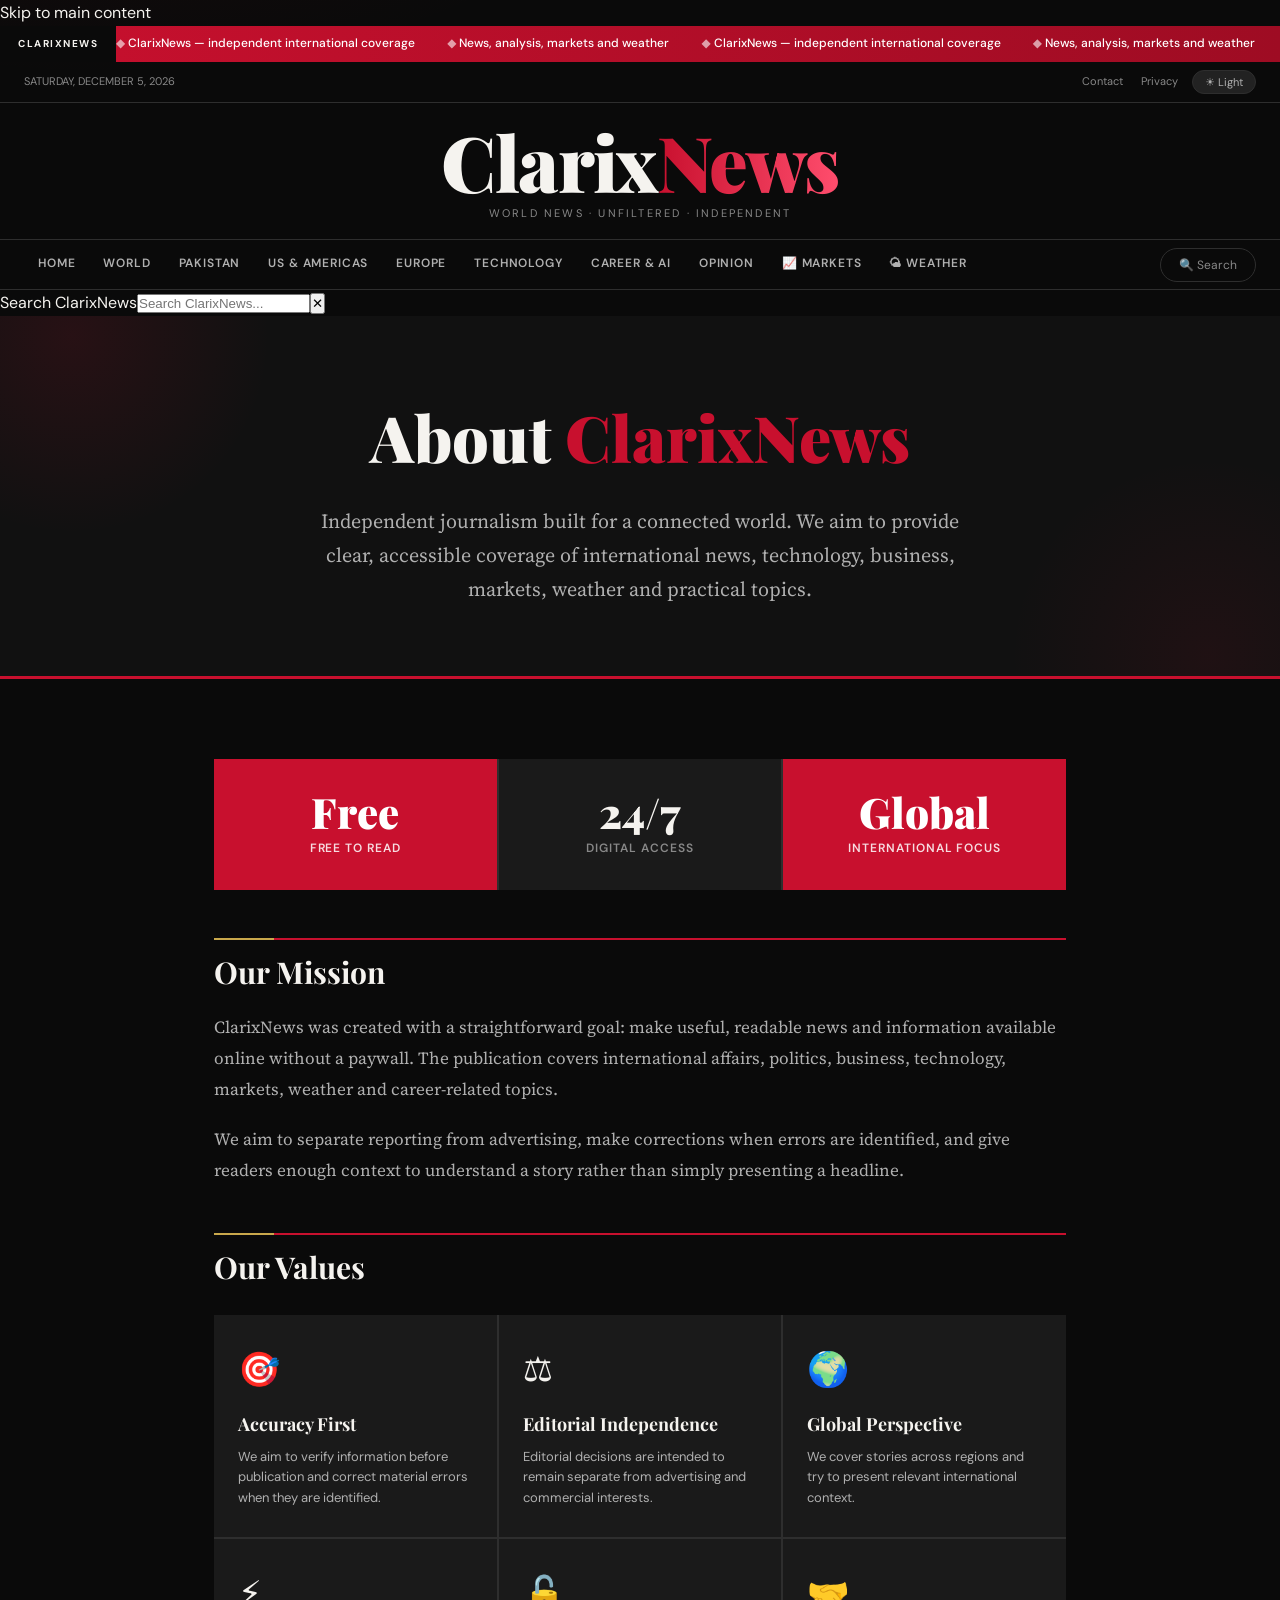
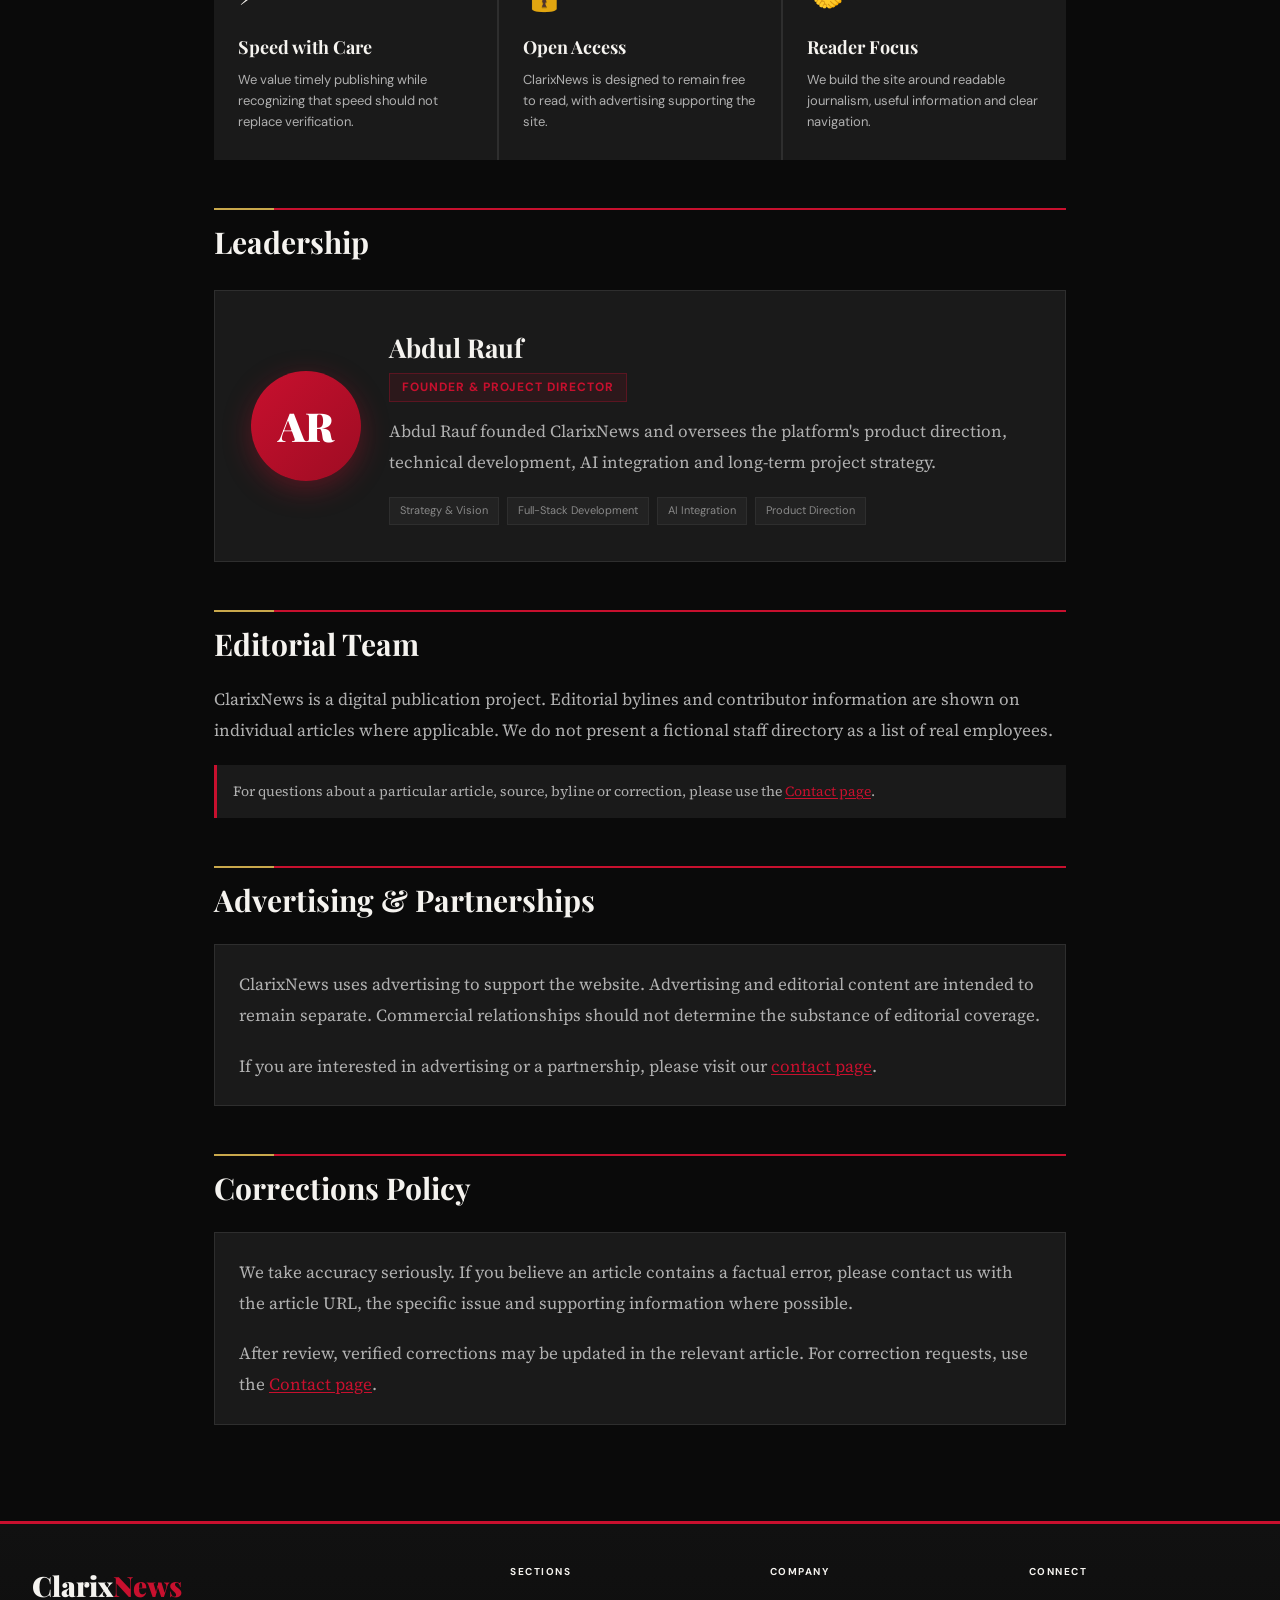
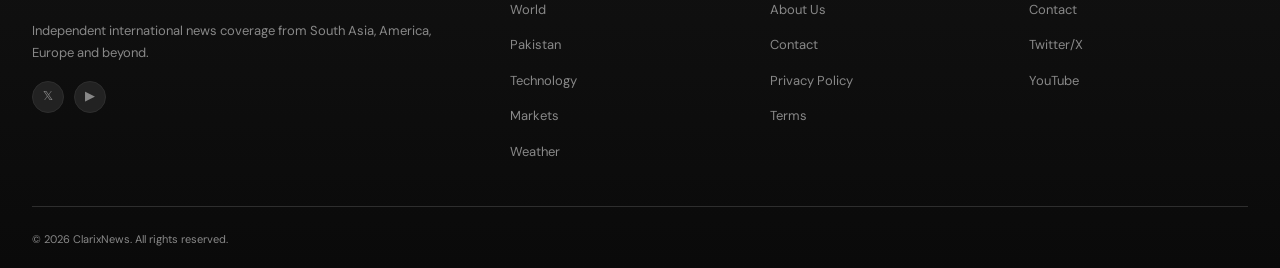
<file: about.html>
<!DOCTYPE html>
<html lang="en" data-theme="dark">
<head>
  <meta charset="UTF-8">
  <meta name="viewport" content="width=device-width, initial-scale=1.0">
  <title>About Us – ClarixNews</title>
  <meta name="description" content="Learn about ClarixNews, its mission, editorial principles, leadership, advertising model, and corrections policy.">
  <meta name="robots" content="index, follow, max-image-preview:large">
  <link rel="canonical" href="https://clarixnews.vercel.app/about.html">
  <meta name="theme-color" content="#0a0a0a">
  <meta property="og:type" content="website">
  <meta property="og:url" content="https://clarixnews.vercel.app/about.html">
  <meta property="og:title" content="About Us – ClarixNews">
  <meta property="og:description" content="Learn about ClarixNews, its mission, editorial principles, leadership, advertising model, and corrections policy.">
  <meta property="og:image" content="https://clarixnews.vercel.app/og-image.png">
  <meta property="og:site_name" content="ClarixNews">
  <meta name="twitter:card" content="summary_large_image">
  <meta name="twitter:site" content="@ClarixNews">
  <meta name="twitter:title" content="About Us – ClarixNews">
  <meta name="twitter:description" content="Learn about ClarixNews, its mission, editorial principles, leadership, advertising model, and corrections policy.">
  <meta name="twitter:image" content="https://clarixnews.vercel.app/og-image.png">

  <link rel="icon" type="image/x-icon" href="favicon.ico">
  <link rel="icon" type="image/svg+xml" href="favicon.svg">
  <link rel="apple-touch-icon" sizes="180x180" href="apple-touch-icon.png">
  <link rel="icon" type="image/png" sizes="192x192" href="icon-192.png">
  <link rel="icon" type="image/png" sizes="512x512" href="icon-512.png">
  <link rel="preconnect" href="https://fonts.googleapis.com">
  <link rel="preconnect" href="https://fonts.gstatic.com" crossorigin>
  <link href="https://fonts.googleapis.com/css2?family=Playfair+Display:wght@700;900&family=Source+Serif+4:opsz,wght@8..60,300;400;600&family=DM+Sans:wght@300;400;500;600&display=swap" rel="stylesheet">
  <link rel="stylesheet" href="shared.css">

  <!-- Google Analytics: one loader/config only -->
  <script async src="https://www.googletagmanager.com/gtag/js?id=G-T7B4BGRJFC"></script>
  <script>
    window.dataLayer = window.dataLayer || [];
    function gtag(){ dataLayer.push(arguments); }
    gtag('js', new Date());
    gtag('config', 'G-T7B4BGRJFC');
  </script>

  <!-- Google AdSense: one loader only -->
  <script async src="https://pagead2.googlesyndication.com/pagead/js/adsbygoogle.js?client=ca-pub-4603226403653034" crossorigin="anonymous"></script>

  <style>
    .about-hero{background:var(--bg-2);border-bottom:3px solid var(--red);padding:70px 0;text-align:center;position:relative;overflow:hidden}
    .about-hero::before,.about-hero::after{content:"";position:absolute;width:400px;height:400px;border-radius:50%;pointer-events:none}
    .about-hero::before{top:-50%;left:-10%;background:radial-gradient(circle,rgba(200,16,46,.12),transparent 70%);animation:floatGlow 8s ease-in-out infinite}
    .about-hero::after{bottom:-50%;right:-10%;background:radial-gradient(circle,rgba(200,16,46,.08),transparent 70%);animation:floatGlow 10s ease-in-out infinite reverse}
    @keyframes floatGlow{0%,100%{transform:translate(0,0)}50%{transform:translate(30px,-30px)}}
    .about-hero h1{font-family:var(--font-display);font-size:clamp(36px,5vw,64px);font-weight:900;color:var(--text-1);margin:0 0 16px;position:relative;z-index:1;animation:fadeInUp .8s ease both}
    .about-hero h1 span{color:var(--red)}
    .about-hero p{font-family:var(--font-serif);font-size:20px;color:var(--text-2);max-width:680px;margin:0 auto;line-height:1.7;position:relative;z-index:1;animation:fadeInUp .8s .15s ease both}
    @keyframes fadeInUp{from{opacity:0;transform:translateY(24px)}to{opacity:1;transform:translateY(0)}}
    .about-body{max-width:900px;margin:0 auto;padding:48px 24px}
    .fade-section{opacity:0;transform:translateY(30px);transition:opacity .7s ease,transform .7s ease}
    .fade-section.in-view{opacity:1;transform:translateY(0)}
    .about-body h2{font-family:var(--font-display);font-size:30px;font-weight:700;color:var(--text-1);margin:48px 0 16px;padding-top:8px;border-top:2px solid var(--red);position:relative}
    .about-body h2::after{content:"";position:absolute;top:-2px;left:0;width:60px;height:2px;background:var(--gold);transform-origin:left;transition:transform 1s ease .2s;transform:scaleX(0)}
    .fade-section.in-view h2::after{transform:scaleX(1)}
    .about-body p{font-family:var(--font-serif);font-size:17px;line-height:1.8;color:var(--text-2);margin:0 0 20px}
    .stats-grid{display:grid;grid-template-columns:repeat(3,1fr);gap:2px;background:var(--border);margin:32px 0}
    .stat-card{background:var(--red);padding:32px 20px;text-align:center;transition:transform .3s ease}
    .stat-card:hover{transform:translateY(-6px)}
    .stat-card.alt{background:var(--bg-3)}
    .stat-num{font-family:var(--font-display);font-size:42px;font-weight:900;color:#fff;line-height:1;margin-bottom:6px}
    .stat-card.alt .stat-num{color:var(--text-1)}
    .stat-label{font-size:12px;color:rgba(255,255,255,.85);font-weight:600;letter-spacing:.08em;text-transform:uppercase}
    .stat-card.alt .stat-label{color:var(--text-3)}
    .values-grid{display:grid;grid-template-columns:repeat(3,1fr);gap:2px;background:var(--border);margin:24px 0}
    .value-card{background:var(--bg-3);padding:28px 24px;transition:transform .3s ease,background .3s ease;position:relative}
    .value-card:hover{background:var(--bg-4);transform:translateY(-4px)}
    .value-icon{font-size:34px;margin-bottom:12px;display:inline-block;transition:transform .3s ease}
    .value-card:hover .value-icon{transform:scale(1.15) rotate(-6deg)}
    .value-title{font-family:var(--font-display);font-size:18px;font-weight:700;color:var(--text-1);margin-bottom:8px}
    .value-desc{font-size:13px;color:var(--text-2);line-height:1.6}
    .leader-card{background:var(--bg-3);border:1px solid var(--border);padding:36px;margin:24px 0;display:flex;align-items:center;gap:28px;position:relative;overflow:hidden}
    .leader-avatar{width:110px;height:110px;border-radius:50%;background:linear-gradient(135deg,var(--red),var(--red-dark));display:flex;align-items:center;justify-content:center;font-family:var(--font-display);font-size:40px;font-weight:900;color:#fff;flex-shrink:0;box-shadow:0 8px 28px rgba(200,16,46,.35)}
    .leader-info{flex:1;min-width:260px}
    .leader-name{font-family:var(--font-display);font-size:26px;font-weight:700;color:var(--text-1);margin-bottom:4px}
    .leader-title{display:inline-block;font-size:12px;font-weight:700;color:var(--red);letter-spacing:.08em;text-transform:uppercase;margin-bottom:14px;padding:4px 12px;background:rgba(200,16,46,.1);border:1px solid rgba(200,16,46,.3)}
    .leader-desc{font-size:14px;color:var(--text-2);line-height:1.8;max-width:620px}
    .leader-tags{display:flex;gap:8px;margin-top:14px;flex-wrap:wrap}
    .leader-tag{font-size:11px;color:var(--text-3);background:var(--bg-4);border:1px solid var(--border);padding:4px 10px}
    .team-note{font-size:14px!important;background:var(--bg-3);border-left:3px solid var(--red);padding:14px 16px;margin:20px 0!important}
    .policy-box{background:var(--bg-3);border:1px solid var(--border);padding:24px;margin-top:20px}
    .policy-box p:last-child{margin-bottom:0}
    .about-link{color:var(--red);text-decoration:underline;text-underline-offset:2px}
    @media(max-width:768px){.values-grid,.stats-grid{grid-template-columns:1fr 1fr}.leader-card{padding:24px;align-items:flex-start}}
    @media(max-width:480px){.values-grid,.stats-grid{grid-template-columns:1fr}.leader-card{flex-direction:column;text-align:center}.leader-info{min-width:0;width:100%}.leader-tags{justify-content:center}.about-body{padding:32px 18px}}
    @media(prefers-reduced-motion:reduce){*,*::before,*::after{animation-duration:.01ms!important;animation-iteration-count:1!important;transition-duration:.01ms!important;scroll-behavior:auto!important}.fade-section{opacity:1;transform:none}}
  </style>
</head>
<body>
  <a class="skip-link" href="#main-content">Skip to main content</a>
  <div class="ticker-bar"><div class="ticker-label">ClarixNews</div><div class="ticker-track"><div class="ticker-inner"><span>ClarixNews — independent international coverage</span><span>News, analysis, markets and weather</span><span>ClarixNews — independent international coverage</span><span>News, analysis, markets and weather</span></div></div></div>

  <div class="top-bar"><div class="top-bar-inner"><div class="top-bar-left"><span id="currentDate"></span></div><div style="display:flex;align-items:center;gap:14px"><div class="top-bar-links"><a href="contact.html">Contact</a><a href="privacy.html">Privacy</a></div><button class="theme-toggle" id="themeBtn" type="button">☀ Light</button></div></div></div>

  <header><div class="logo"><a href="index.html">Clarix<span>News</span></a></div><div class="tagline">World News · Unfiltered · Independent</div></header>

  <nav class="main-nav" aria-label="Main navigation"><div class="nav-inner"><button class="mobile-nav-btn" id="mobileNavBtn" type="button" aria-label="Open navigation" aria-expanded="false" aria-controls="navLinks">☰</button><ul class="nav-links" id="navLinks"><li><a href="index.html">Home</a></li><li><a href="category.html?cat=world">World</a></li><li><a href="category.html?cat=pakistan">Pakistan</a></li><li><a href="category.html?cat=usa">US &amp; Americas</a></li><li><a href="category.html?cat=europe">Europe</a></li><li><a href="category.html?cat=tech">Technology</a></li><li><a href="category.html?cat=career">Career &amp; AI</a></li><li><a href="category.html?cat=opinion">Opinion</a></li><li><a href="markets.html">📈 Markets</a></li><li><a href="weather.html">🌤 Weather</a></li></ul><div class="nav-right"><button class="search-btn" id="searchBtn" type="button">🔍 Search</button></div></div></nav>

  <div class="search-overlay" id="searchOverlay" aria-hidden="true"><div class="search-box"><form class="search-header" id="searchForm"><label class="sr-only" for="searchInput">Search ClarixNews</label><input type="text" id="searchInput" placeholder="Search ClarixNews..." autocomplete="off"><button type="button" class="search-close" id="searchClose" aria-label="Close search">✕</button></form></div></div>

  <section class="about-hero" aria-labelledby="about-title"><h1 id="about-title">About <span>ClarixNews</span></h1><p>Independent journalism built for a connected world. We aim to provide clear, accessible coverage of international news, technology, business, markets, weather and practical topics.</p></section>

  <main id="main-content"><div class="about-body">
    <div class="stats-grid fade-section" aria-label="ClarixNews highlights">
      <div class="stat-card"><div class="stat-num">Free</div><div class="stat-label">Free to Read</div></div>
      <div class="stat-card alt"><div class="stat-num">24/7</div><div class="stat-label">Digital Access</div></div>
      <div class="stat-card"><div class="stat-num">Global</div><div class="stat-label">International Focus</div></div>
    </div>

    <section class="fade-section"><h2>Our Mission</h2><p>ClarixNews was created with a straightforward goal: make useful, readable news and information available online without a paywall. The publication covers international affairs, politics, business, technology, markets, weather and career-related topics.</p><p>We aim to separate reporting from advertising, make corrections when errors are identified, and give readers enough context to understand a story rather than simply presenting a headline.</p></section>

    <section class="fade-section"><h2>Our Values</h2><div class="values-grid">
      <div class="value-card"><div class="value-icon">🎯</div><div class="value-title">Accuracy First</div><div class="value-desc">We aim to verify information before publication and correct material errors when they are identified.</div></div>
      <div class="value-card"><div class="value-icon">⚖️</div><div class="value-title">Editorial Independence</div><div class="value-desc">Editorial decisions are intended to remain separate from advertising and commercial interests.</div></div>
      <div class="value-card"><div class="value-icon">🌍</div><div class="value-title">Global Perspective</div><div class="value-desc">We cover stories across regions and try to present relevant international context.</div></div>
      <div class="value-card"><div class="value-icon">⚡</div><div class="value-title">Speed with Care</div><div class="value-desc">We value timely publishing while recognizing that speed should not replace verification.</div></div>
      <div class="value-card"><div class="value-icon">🔓</div><div class="value-title">Open Access</div><div class="value-desc">ClarixNews is designed to remain free to read, with advertising supporting the site.</div></div>
      <div class="value-card"><div class="value-icon">🤝</div><div class="value-title">Reader Focus</div><div class="value-desc">We build the site around readable journalism, useful information and clear navigation.</div></div>
    </div></section>

    <section class="fade-section"><h2>Leadership</h2><div class="leader-card"><div class="leader-avatar" aria-hidden="true">AR</div><div class="leader-info"><div class="leader-name">Abdul Rauf</div><div class="leader-title">Founder &amp; Project Director</div><p class="leader-desc">Abdul Rauf founded ClarixNews and oversees the platform's product direction, technical development, AI integration and long-term project strategy.</p><div class="leader-tags"><span class="leader-tag">Strategy &amp; Vision</span><span class="leader-tag">Full-Stack Development</span><span class="leader-tag">AI Integration</span><span class="leader-tag">Product Direction</span></div></div></div></section>

    <section class="fade-section"><h2>Editorial Team</h2><p>ClarixNews is a digital publication project. Editorial bylines and contributor information are shown on individual articles where applicable. We do not present a fictional staff directory as a list of real employees.</p><p class="team-note">For questions about a particular article, source, byline or correction, please use the <a class="about-link" href="contact.html">Contact page</a>.</p></section>

    <section class="fade-section"><h2>Advertising &amp; Partnerships</h2><div class="policy-box"><p>ClarixNews uses advertising to support the website. Advertising and editorial content are intended to remain separate. Commercial relationships should not determine the substance of editorial coverage.</p><p>If you are interested in advertising or a partnership, please visit our <a class="about-link" href="contact.html">contact page</a>.</p></div></section>

    <section class="fade-section"><h2>Corrections Policy</h2><div class="policy-box"><p>We take accuracy seriously. If you believe an article contains a factual error, please contact us with the article URL, the specific issue and supporting information where possible.</p><p>After review, verified corrections may be updated in the relevant article. For correction requests, use the <a class="about-link" href="contact.html">Contact page</a>.</p></div></section>
  </div></main>

  <footer><div class="container"><div class="footer-grid"><div><div class="footer-logo">Clarix<span>News</span></div><div class="footer-desc">Independent international news coverage from South Asia, America, Europe and beyond.</div><div class="footer-social"><a href="https://x.com/ClarixNews" target="_blank" rel="noopener noreferrer" aria-label="ClarixNews on X">𝕏</a><a href="https://www.youtube.com/@ClarixNews" target="_blank" rel="noopener noreferrer" aria-label="ClarixNews on YouTube">▶</a></div></div><div class="footer-col"><h4>Sections</h4><ul><li><a href="category.html?cat=world">World</a></li><li><a href="category.html?cat=pakistan">Pakistan</a></li><li><a href="category.html?cat=tech">Technology</a></li><li><a href="markets.html">Markets</a></li><li><a href="weather.html">Weather</a></li></ul></div><div class="footer-col"><h4>Company</h4><ul><li><a href="about.html" aria-current="page">About Us</a></li><li><a href="contact.html">Contact</a></li><li><a href="privacy.html">Privacy Policy</a></li><li><a href="terms.html">Terms</a></li></ul></div><div class="footer-col"><h4>Connect</h4><ul><li><a href="contact.html">Contact</a></li><li><a href="https://x.com/ClarixNews" target="_blank" rel="noopener noreferrer">Twitter/X</a></li><li><a href="https://www.youtube.com/@ClarixNews" target="_blank" rel="noopener noreferrer">YouTube</a></li></ul></div></div><div class="footer-bottom"><div>© 2026 ClarixNews. All rights reserved.</div></div></div></footer>
  <button class="scroll-top" id="scrollTop" type="button" aria-label="Back to top">↑</button>

  <script src="shared.js"></script>
  <script>
    document.addEventListener('DOMContentLoaded', function () {
      const sections = document.querySelectorAll('.fade-section');
      if (!('IntersectionObserver' in window)) {
        sections.forEach(section => section.classList.add('in-view'));
      } else {
        const observer = new IntersectionObserver((entries, obs) => {
          entries.forEach(entry => {
            if (entry.isIntersecting) {
              entry.target.classList.add('in-view');
              obs.unobserve(entry.target);
            }
          });
        }, { threshold: 0.12 });
        sections.forEach(section => observer.observe(section));
      }
    });
  </script>
</body>
</html>
</file>
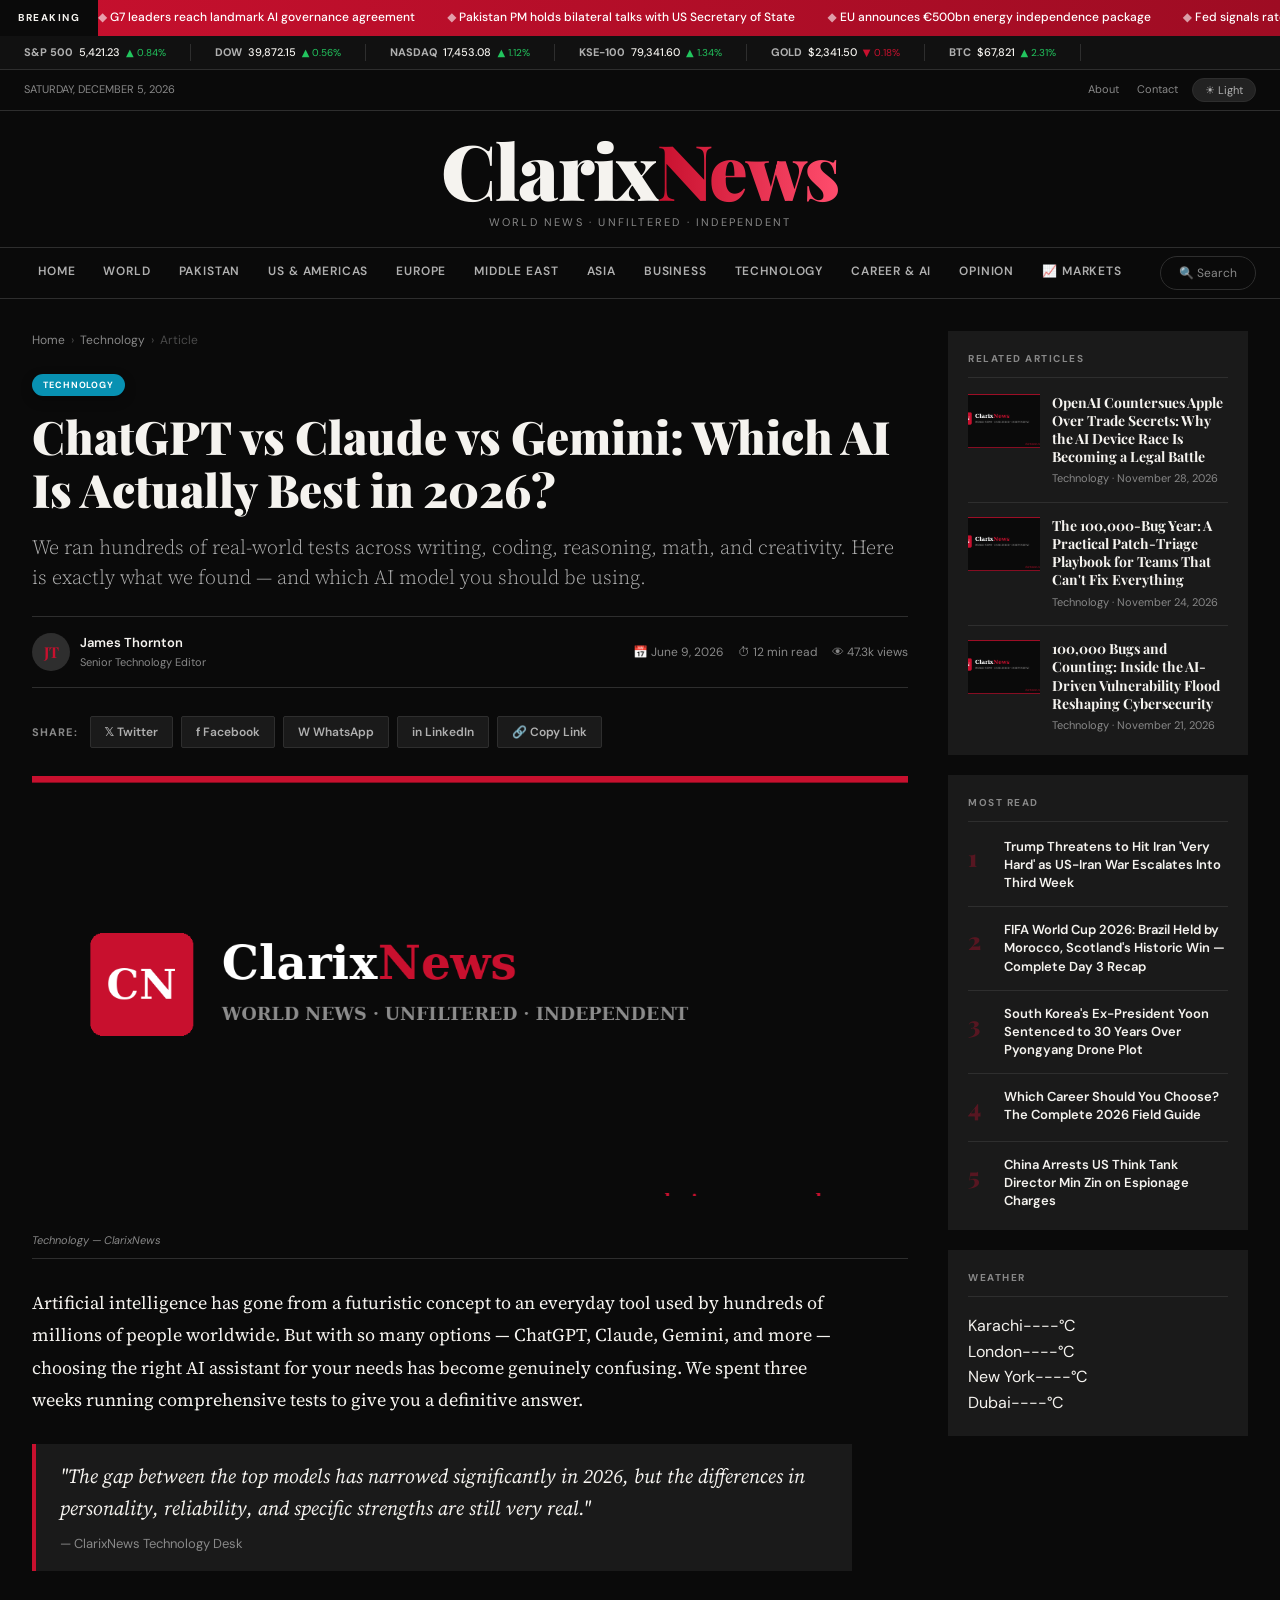
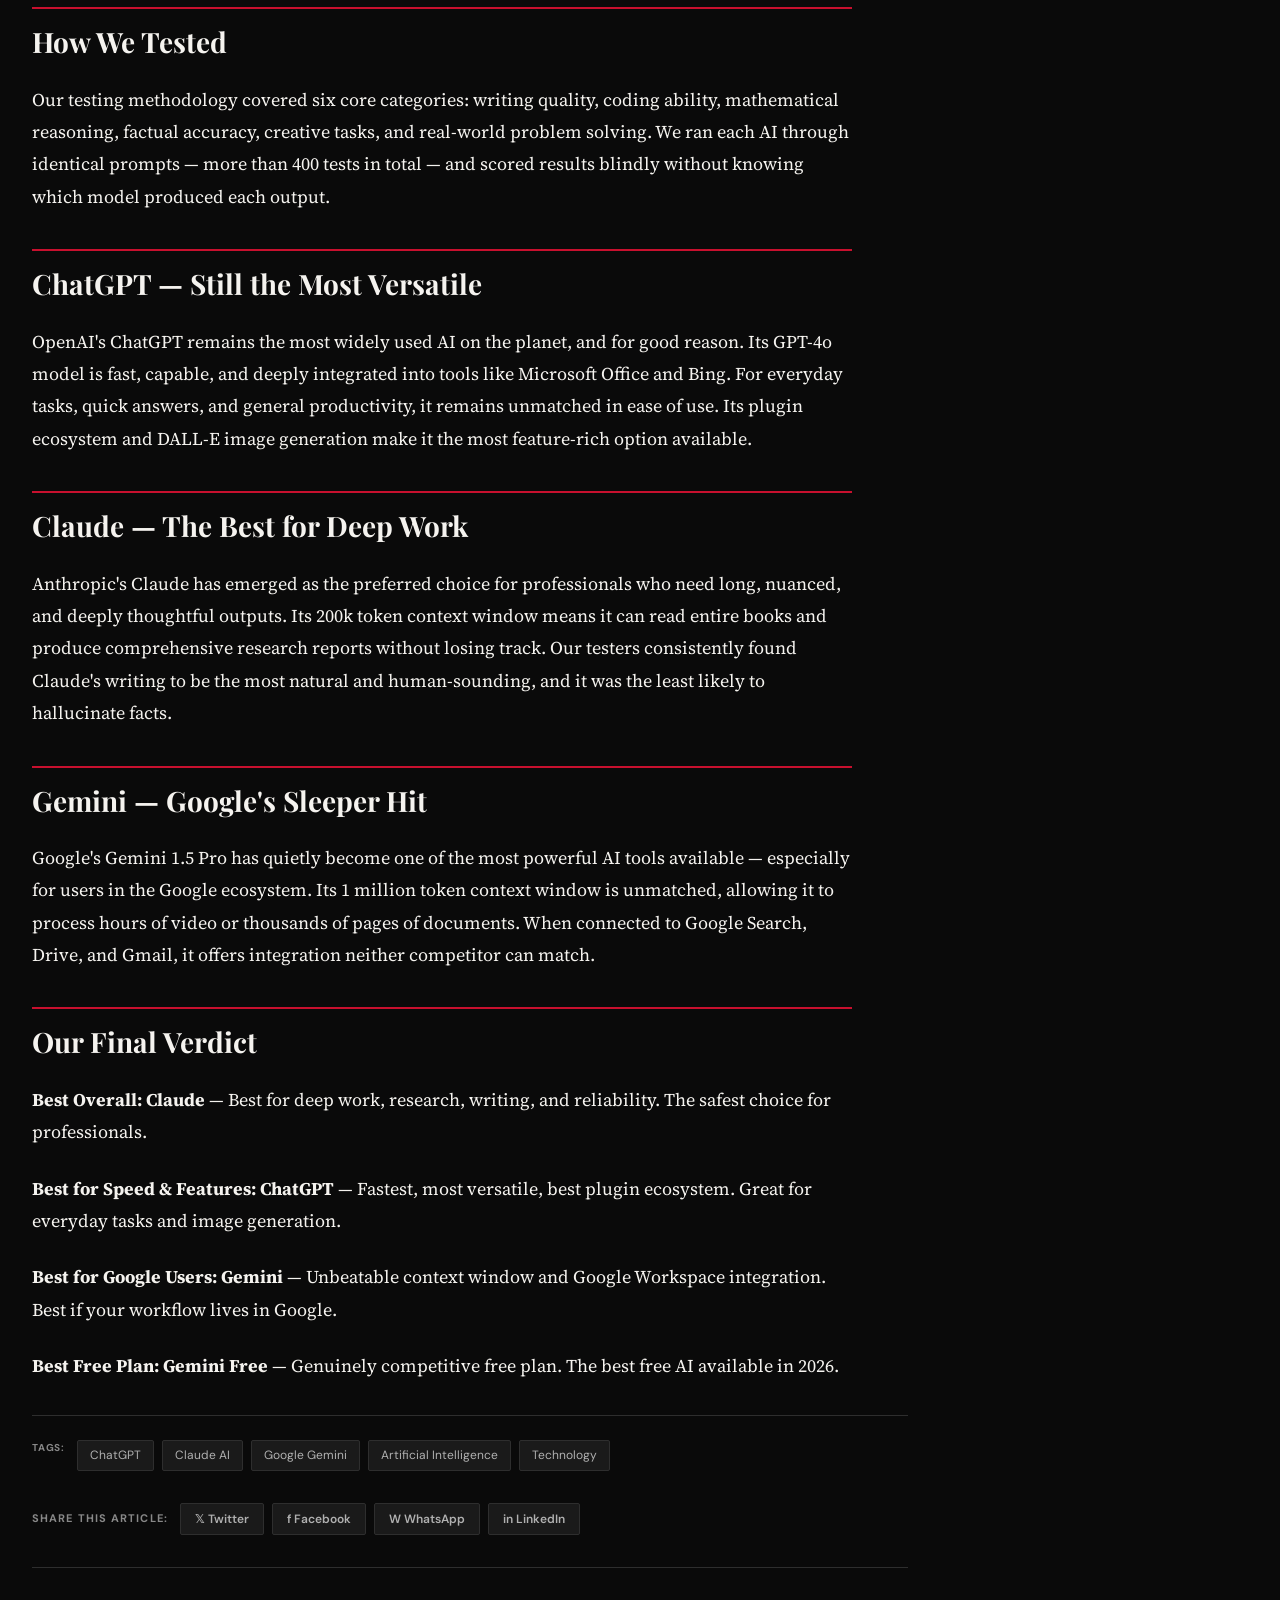
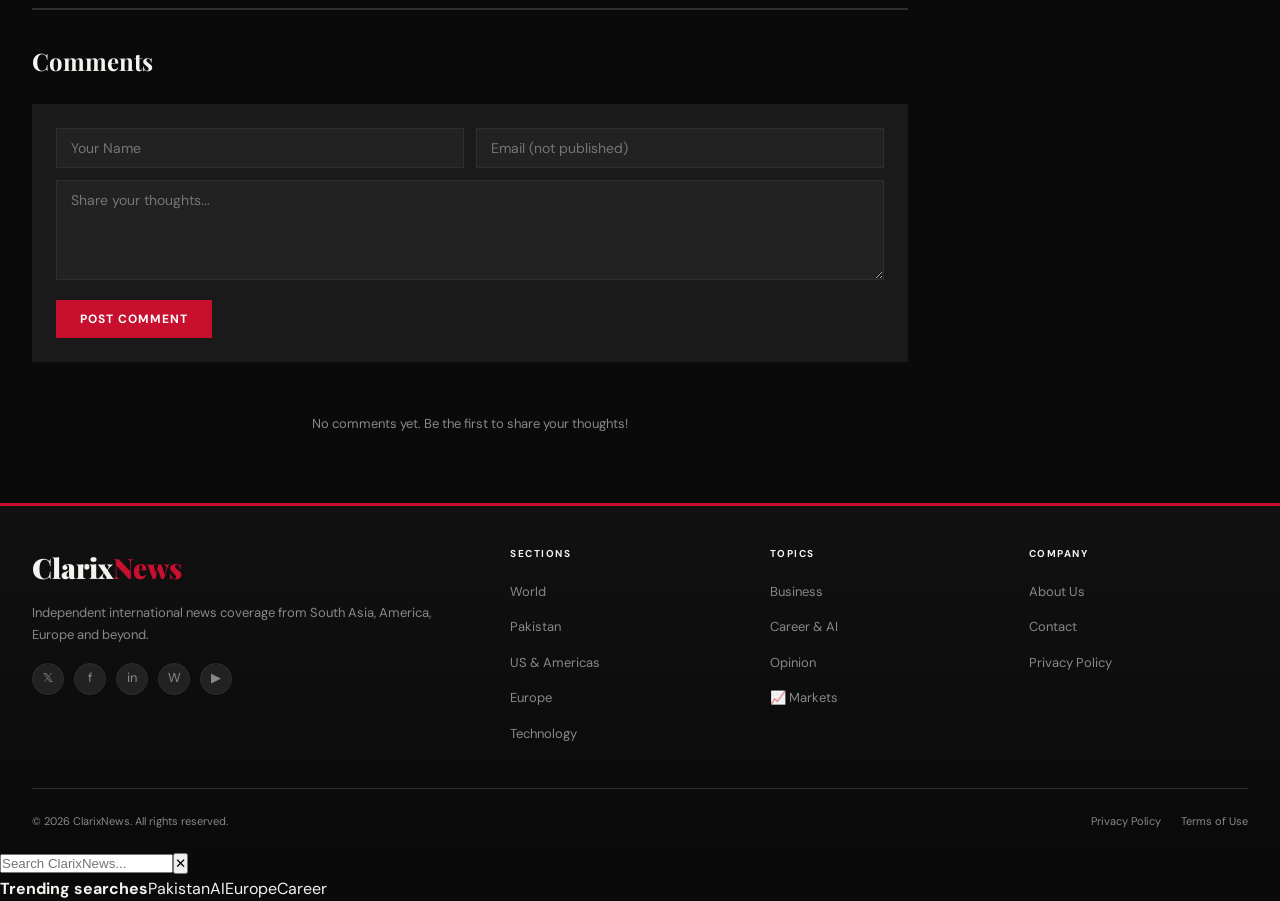
<file: article.html>
<!DOCTYPE html>
<html lang="en" data-theme="dark">
<head>
  <meta charset="UTF-8" />
  <meta name="viewport" content="width=device-width, initial-scale=1.0" />
  <title>Article – ClarixNews</title>
  <meta name="description" content="Read breaking international news and in-depth analysis on ClarixNews." />
  <meta name="robots" content="index, follow, max-image-preview:large" />
  <link rel="canonical" href="https://clarixnews.vercel.app/article.html" />
  
  <link rel="alternate" type="application/rss+xml" title="ClarixNews Latest Articles" href="https://clarixnews.vercel.app/rss.xml" />
<meta name="theme-color" content="#0a0a0a" />

  <meta property="og:type" content="article" />
  <meta property="og:url" content="https://clarixnews.vercel.app/article.html" />
  <meta property="og:title" content="Article – ClarixNews" />
  <meta property="og:description" content="Read breaking international news and in-depth analysis on ClarixNews." />
  <meta property="og:image" content="https://clarixnews.vercel.app/og-image.png" />
  <meta property="og:image:width" content="1200" />
  <meta property="og:image:height" content="630" />
  <meta property="og:site_name" content="ClarixNews" />

  <meta name="twitter:card" content="summary_large_image" />
  <meta name="twitter:site" content="@ClarixNews" />
  <meta name="twitter:title" content="Article – ClarixNews" />
  <meta name="twitter:description" content="Read breaking international news and in-depth analysis on ClarixNews." />
  <meta name="twitter:image" content="https://clarixnews.vercel.app/og-image.png" />

  <link rel="icon" type="image/x-icon" href="favicon.ico" />
  <link rel="icon" type="image/svg+xml" href="favicon.svg" />
  <link rel="apple-touch-icon" sizes="180x180" href="apple-touch-icon.png" />
  <link rel="icon" type="image/png" sizes="192x192" href="icon-192.png" />
  <link rel="icon" type="image/png" sizes="512x512" href="icon-512.png" />

  <link rel="preconnect" href="https://fonts.googleapis.com" />
  <link href="https://fonts.googleapis.com/css2?family=Playfair+Display:wght@700;900&family=Source+Serif+4:opsz,wght@8..60,300;400;600&family=DM+Sans:wght@300;400;500;600&display=swap" rel="stylesheet" />
  <link rel="stylesheet" href="shared.css" />
  <style>
    .article-layout{display:grid;grid-template-columns:minmax(0,1fr) 300px;gap:40px;padding-top:32px}.article-main{min-width:0}
    .breadcrumb{font-size:12px;color:var(--text-3);margin-bottom:20px;display:flex;align-items:center;gap:6px;flex-wrap:wrap}.breadcrumb a{color:var(--text-3)}.breadcrumb a:hover{color:var(--red)}.breadcrumb span{opacity:.5}
    .article-cat{margin-bottom:14px}.article-title{font-family:var(--font-display);font-size:clamp(28px,4vw,46px);font-weight:900;line-height:1.15;color:var(--text-1);margin-bottom:16px}.article-subtitle{font-family:var(--font-serif);font-size:20px;font-weight:300;line-height:1.5;color:var(--text-2);margin-bottom:24px}
    .article-meta{display:flex;align-items:center;gap:16px;padding:16px 0;border-top:1px solid var(--border);border-bottom:1px solid var(--border);margin-bottom:28px;flex-wrap:wrap}.author-info{display:flex;align-items:center;gap:10px}.author-av,.comment-avatar{width:42px;height:42px;border-radius:50%;background:var(--bg-5);display:flex;align-items:center;justify-content:center;font-family:var(--font-display);font-weight:700;color:var(--red);flex-shrink:0}.author-av{width:38px;height:38px;font-size:15px}.author-name{font-size:13px;font-weight:600;color:var(--text-1)}.author-role,.comment-time{font-size:11px;color:var(--text-3)}.meta-details{display:flex;gap:14px;font-size:12px;color:var(--text-3);flex-wrap:wrap;margin-left:auto}.meta-details span{display:flex;align-items:center;gap:4px}
    .share-bar{display:flex;align-items:center;gap:8px;margin-bottom:28px;flex-wrap:wrap}.share-label{font-size:11px;font-weight:700;letter-spacing:.1em;text-transform:uppercase;color:var(--text-3);margin-right:4px}.share-btn{display:flex;align-items:center;gap:6px;padding:7px 14px;border:1px solid var(--border);background:var(--bg-3);color:var(--text-2);font-size:12px;font-weight:600;border-radius:2px;cursor:pointer}.share-btn:hover{background:var(--bg-4);color:var(--text-1)}
    .article-hero-img{height:420px;overflow:hidden;margin-bottom:28px;position:relative;background:var(--bg-3)}.article-hero-img img{display:block}.img-caption{font-size:11px;color:var(--text-3);padding:8px 0;font-style:italic;border-bottom:1px solid var(--border);margin-bottom:28px}
    .article-body{max-width:820px;font-family:var(--font-serif);font-size:18px;line-height:1.8;color:var(--text-1)}.article-body p{margin-bottom:24px}.article-body time{color:inherit}.article-body h2{font-family:var(--font-display);font-size:28px;font-weight:700;margin:36px 0 16px;padding-top:8px;border-top:2px solid var(--red)}.article-body h3{font-family:var(--font-display);font-size:22px;margin:28px 0 12px}.article-body blockquote{border-left:4px solid var(--red);padding:16px 24px;margin:28px 0;background:var(--bg-3);font-size:20px;font-style:italic;line-height:1.6}.article-body blockquote cite{display:block;font-size:13px;font-style:normal;color:var(--text-3);margin-top:10px;font-family:var(--font-sans)}.article-body ul,.article-body ol{padding-left:24px;margin-bottom:24px}.article-body li{margin-bottom:10px}.article-body strong{font-weight:700}.article-body a{color:var(--red);text-decoration:underline;text-underline-offset:3px}.article-body img{max-width:100%;height:auto}
    .compare-table{width:100%;border-collapse:collapse;margin:28px 0;font-family:var(--font-sans);font-size:14px;display:block;overflow-x:auto}.compare-table th{background:var(--red);color:#fff;padding:12px 16px;text-align:left;font-size:12px;font-weight:700}.compare-table td{padding:12px 16px;border-bottom:1px solid var(--border);color:var(--text-1);vertical-align:top}.compare-table tr:nth-child(even) td{background:var(--bg-3)}.rating{display:flex;gap:2px}.star{color:var(--gold)}.star.empty{color:var(--border)}
    .verdict-box{background:var(--bg-3);border:2px solid var(--red);padding:28px;margin:36px 0}.verdict-title{font-family:var(--font-display);font-size:22px;font-weight:900;color:var(--red);margin-bottom:16px}.verdict-item{display:flex;gap:12px;margin-bottom:12px;font-size:14px;color:var(--text-1);align-items:flex-start}.verdict-badge{background:var(--red);color:#fff;font-size:10px;font-weight:700;padding:2px 8px;white-space:nowrap;flex-shrink:0}
    .article-tags{display:flex;flex-wrap:wrap;gap:8px;margin:32px 0;padding-top:24px;border-top:1px solid var(--border)}.article-tags>span{font-size:10px;font-weight:700;letter-spacing:.08em;text-transform:uppercase;color:var(--text-3);margin-right:4px}.tag{display:inline-block;padding:5px 12px;background:var(--bg-3);border:1px solid var(--border);font-size:12px;color:var(--text-2);border-radius:2px}
    .comments-section{margin-top:40px;padding-top:32px;border-top:2px solid var(--border)}.comments-title{font-family:var(--font-display);font-size:24px;font-weight:700;margin-bottom:24px}.comment-form{background:var(--bg-3);padding:24px;margin-bottom:32px}.form-row{display:grid;grid-template-columns:1fr 1fr;gap:12px;margin-bottom:12px}.form-input{box-sizing:border-box;background:var(--bg-4);border:1px solid var(--border);color:var(--text-1);padding:10px 14px;font-size:14px;font-family:var(--font-sans);outline:none;width:100%}.form-input:focus{border-color:var(--red)}textarea.form-input{resize:vertical;min-height:100px}.submit-btn{background:var(--red);border:0;color:#fff;padding:11px 24px;font-size:12px;font-weight:700;letter-spacing:.08em;text-transform:uppercase;font-family:var(--font-sans);cursor:pointer}.comment-item{display:flex;gap:14px;margin-bottom:24px;padding-bottom:24px;border-bottom:1px solid var(--border)}.comment-header{display:flex;align-items:center;gap:10px;margin-bottom:6px}.comment-name{font-size:13px;font-weight:700}.comment-text{font-size:14px;color:var(--text-2);line-height:1.6}
    .article-sidebar{position:sticky;top:80px}.sidebar-widget{background:var(--bg-3);padding:20px;margin-bottom:20px}.widget-title{font-size:10px;font-weight:700;letter-spacing:.15em;text-transform:uppercase;color:var(--text-3);border-bottom:1px solid var(--border);padding-bottom:10px;margin-bottom:16px}.related-item,.most-read-item{display:flex;gap:12px;margin-bottom:14px;padding-bottom:14px;border-bottom:1px solid var(--border);cursor:pointer}.related-item:last-child,.most-read-item:last-child{border-bottom:0;margin-bottom:0;padding-bottom:0}.related-img{width:72px;height:54px;flex-shrink:0;overflow:hidden}.related-title{font-family:var(--font-display);font-size:14px;font-weight:700;line-height:1.3;margin-bottom:4px}.related-meta{font-size:11px;color:var(--text-3)}.most-read-num{font-family:var(--font-display);font-size:24px;font-weight:900;color:var(--red);opacity:.35;width:24px;flex-shrink:0}.most-read-title{font-size:13px;font-weight:600;line-height:1.4}.related-item:hover .related-title,.most-read-item:hover .most-read-title{color:var(--red)}
    .gallery{margin:28px 0}.gallery-title{font-family:var(--font-display);font-size:20px;font-weight:700;margin-bottom:14px}.gallery-grid{display:grid;grid-template-columns:repeat(3,1fr);gap:3px}.gallery-item{aspect-ratio:4/3;overflow:hidden}.gallery-item.wide{grid-column:span 2}.gallery-item img{width:100%;height:100%;object-fit:cover;display:block}
    .read-progress{position:fixed;top:0;left:0;height:3px;background:var(--red);z-index:9999;width:0%;pointer-events:none}
    @media(max-width:900px){.article-layout{grid-template-columns:1fr}.article-sidebar{position:static}.form-row{grid-template-columns:1fr}.article-hero-img{height:260px}.meta-details{margin-left:0}.gallery-grid{grid-template-columns:repeat(2,1fr)}}
    @media(max-width:600px){.article-main{padding-bottom:16px}.article-body{font-size:16px.article-title{font-size:clamp(28px,8vw,38px)}.gallery-grid{grid-template-columns:1fr}.gallery-item.wide{grid-column:auto}.article-hero-img{height:220px}}
  </style>

  <!-- Google Analytics: single loader/config -->
  <script async src="https://www.googletagmanager.com/gtag/js?id=G-T7B4BGRJFC"></script>
  <script>
    window.dataLayer = window.dataLayer || [];
    function gtag(){dataLayer.push(arguments);}
    gtag('js', new Date());
    gtag('config', 'G-T7B4BGRJFC');
  </script>

  <!-- Google AdSense: single loader -->
  <script async src="https://pagead2.googlesyndication.com/pagead/js/adsbygoogle.js?client=ca-pub-4603226403653034" crossorigin="anonymous"></script>
</head>
<body>
<div class="read-progress" id="readProgress" aria-hidden="true"></div>

<div class="ticker-bar"><div class="ticker-label">Breaking</div><div class="ticker-track"><div class="ticker-inner"><span>G7 leaders reach landmark AI governance agreement</span><span>Pakistan PM holds bilateral talks with US Secretary of State</span><span>EU announces €500bn energy independence package</span><span>Fed signals rate pause as inflation retreats</span><span>G7 leaders reach landmark AI governance agreement</span><span>Pakistan PM holds bilateral talks with US Secretary of State</span></div></div></div>
<div class="stocks-bar"><div class="stocks-inner"><div class="stock-item"><span class="stock-name">S&amp;P 500</span><span class="stock-val">5,421.23</span><span class="stock-up">▲ 0.84%</span></div><div class="stock-item"><span class="stock-name">DOW</span><span class="stock-val">39,872.15</span><span class="stock-up">▲ 0.56%</span></div><div class="stock-item"><span class="stock-name">NASDAQ</span><span class="stock-val">17,453.08</span><span class="stock-up">▲ 1.12%</span></div><div class="stock-item"><span class="stock-name">KSE-100</span><span class="stock-val">79,341.60</span><span class="stock-up">▲ 1.34%</span></div><div class="stock-item"><span class="stock-name">GOLD</span><span class="stock-val">$2,341.50</span><span class="stock-down">▼ 0.18%</span></div><div class="stock-item"><span class="stock-name">BTC</span><span class="stock-val">$67,821</span><span class="stock-up">▲ 2.31%</span></div></div></div>
<div class="top-bar"><div class="top-bar-inner"><div class="top-bar-left"><span id="currentDate"></span></div><div style="display:flex;align-items:center;gap:14px;"><div class="top-bar-links"><a href="about.html">About</a><a href="contact.html">Contact</a></div><button class="theme-toggle" id="themeBtn" type="button" onclick="toggleTheme()">☀ Light</button></div></div></div>
<header><div class="logo"><a href="index.html">Clarix<span>News</span></a></div><div class="tagline">World News · Unfiltered · Independent</div></header>
<nav class="main-nav"><div class="nav-inner"><button class="mobile-nav-btn" id="mobileNavBtn" type="button" aria-label="Open navigation" aria-expanded="false">☰</button><ul class="nav-links" id="navLinks"><li><a href="index.html">Home</a></li><li><a href="category.html?cat=world">World</a></li><li><a href="category.html?cat=pakistan">Pakistan</a></li><li><a href="category.html?cat=usa">US &amp; Americas</a></li><li><a href="category.html?cat=europe">Europe</a></li><li><a href="category.html?cat=middleeast">Middle East</a></li><li><a href="category.html?cat=asia">Asia</a></li><li><a href="category.html?cat=business">Business</a></li><li><a href="category.html?cat=tech">Technology</a></li><li><a href="category.html?cat=career">Career &amp; AI</a></li><li><a href="category.html?cat=opinion">Opinion</a></li><li><a href="markets.html">📈 Markets</a></li></ul><div class="nav-right"><button class="search-btn" id="searchBtn" type="button" aria-label="Open search">🔍 Search</button></div></div></nav>

<main><div class="container"><div class="article-layout">
<article class="article-main">
  <div class="breadcrumb"><a href="index.html">Home</a><span>›</span><a href="category.html?cat=tech" id="breadCat">Technology</a><span>›</span><span>Article</span></div>
  <div class="article-cat"><span class="cat-pill tech" id="artCatPill">Technology</span></div>
  <h1 class="article-title" id="artTitle">Loading article…</h1>
  <div class="article-subtitle" id="artSubtitle">Please wait while the article loads.</div>
  <div class="article-meta"><div class="author-info"><div class="author-av" id="artAuthorAv">CN</div><div><div class="author-name" id="artAuthorName">ClarixNews</div><div class="author-role" id="artAuthorRole">News Desk</div></div></div><div class="meta-details"><span id="artDate">📅 —</span><span id="artReadTime">⏱ —</span><span id="artViews">👁 — views</span></div></div>

  <div class="share-bar"><span class="share-label">Share:</span><button class="share-btn twitter" type="button" onclick="share('twitter')">𝕏 Twitter</button><button class="share-btn facebook" type="button" onclick="share('facebook')">f Facebook</button><button class="share-btn whatsapp" type="button" onclick="share('whatsapp')">W WhatsApp</button><button class="share-btn linkedin" type="button" onclick="share('linkedin')">in LinkedIn</button><button class="share-btn" id="copyBtn" type="button" onclick="copyLink()">🔗 Copy Link</button></div>

  <div class="article-hero-img"><img id="artHeroImg" src="og-image.png" alt="ClarixNews article" width="1400" height="800" decoding="async" /></div>
  <div class="img-caption" id="imgCaption">ClarixNews — News Desk</div>
  <div class="article-body" id="artBody"></div>

  <div class="article-tags" id="artTags"><span>Tags:</span></div>
  <div class="share-bar" style="padding-bottom:32px;border-bottom:1px solid var(--border);"><span class="share-label">Share this article:</span><button class="share-btn twitter" type="button" onclick="share('twitter')">𝕏 Twitter</button><button class="share-btn facebook" type="button" onclick="share('facebook')">f Facebook</button><button class="share-btn whatsapp" type="button" onclick="share('whatsapp')">W WhatsApp</button><button class="share-btn linkedin" type="button" onclick="share('linkedin')">in LinkedIn</button></div>

  <div class="comments-section"><div class="comments-title">Comments</div><div class="comment-form"><form id="commentForm"><div class="form-row"><input type="text" id="commentName" class="form-input" placeholder="Your Name" maxlength="80" autocomplete="name" required /><input type="email" class="form-input" placeholder="Email (not published)" autocomplete="email" /></div><textarea id="commentText" class="form-input" placeholder="Share your thoughts..." maxlength="2000" required style="margin-bottom:12px;"></textarea><button type="submit" class="submit-btn">Post Comment</button></form></div><div id="commentList"></div></div>
</article>

<aside class="article-sidebar">
  <div class="sidebar-widget"><div class="widget-title">Related Articles</div><div id="relatedArticles"></div></div>
  <div class="sidebar-widget"><div class="widget-title">Most Read</div><div id="mostRead"></div></div>
  <div class="sidebar-widget"><div class="widget-title">Weather</div><div id="weatherWidget"></div></div>
</aside>
</div></div></main>

<footer><div class="container"><div class="footer-grid"><div><div class="footer-logo">Clarix<span>News</span></div><div class="footer-desc">Independent international news coverage from South Asia, America, Europe and beyond.</div><div class="footer-social"><a href="#" aria-label="X">𝕏</a><a href="#" aria-label="Facebook">f</a><a href="#" aria-label="LinkedIn">in</a><a href="#" aria-label="WhatsApp">W</a><a href="#" aria-label="YouTube">▶</a></div></div><div class="footer-col"><h4>Sections</h4><ul><li><a href="category.html?cat=world">World</a></li><li><a href="category.html?cat=pakistan">Pakistan</a></li><li><a href="category.html?cat=usa">US &amp; Americas</a></li><li><a href="category.html?cat=europe">Europe</a></li><li><a href="category.html?cat=tech">Technology</a></li></ul></div><div class="footer-col"><h4>Topics</h4><ul><li><a href="category.html?cat=business">Business</a></li><li><a href="category.html?cat=career">Career &amp; AI</a></li><li><a href="category.html?cat=opinion">Opinion</a></li><li><a href="markets.html">📈 Markets</a></li></ul></div><div class="footer-col"><h4>Company</h4><ul><li><a href="about.html">About Us</a></li><li><a href="contact.html">Contact</a></li><li><a href="privacy.html">Privacy Policy</a></li></ul></div></div><div class="footer-bottom"><div>© 2026 ClarixNews. All rights reserved.</div><div class="footer-bottom-links"><a href="privacy.html">Privacy Policy</a><a href="terms.html">Terms of Use</a></div></div></div></footer>

<button class="scroll-top" id="scrollTop" type="button" aria-label="Scroll to top">↑</button>
<div class="search-overlay" id="searchOverlay" aria-hidden="true"><div class="search-box"><form class="search-header" id="searchForm"><input type="text" id="searchInput" placeholder="Search ClarixNews..." autocomplete="off" aria-label="Search ClarixNews" /><button type="button" class="search-close" id="searchClose" aria-label="Close search">✕</button></form><div class="search-hints"><strong>Trending searches</strong><span onclick="window.location='search.html?q=Pakistan'">Pakistan</span><span onclick="window.location='search.html?q=AI'">AI</span><span onclick="window.location='search.html?q=Europe'">Europe</span><span onclick="window.location='search.html?q=Career'">Career</span></div></div></div>

<script src="articles.js"></script>
<script src="shared.js"></script>
<script>
(function(){
  'use strict';
  const BASE_URL='https://clarixnews.vercel.app/';
  const FALLBACK_IMAGE='og-image.png';
  const ALLOWED_CONTENT_TAGS=new Set(['P','BR','STRONG','EM','B','I','H2','H3','BLOCKQUOTE','CITE','UL','OL','LI','A','TABLE','THEAD','TBODY','TR','TH','TD','DIV','SPAN','IMG']);
  const ALLOWED_ATTRS=new Set(['href','title','target','rel','src','alt','width','height','loading','class']);

  function showLoadError(){
    console.error('ClarixNews: article failed to load.');
    if(location.pathname.endsWith('/article.html')) window.location.replace('404.html');
  }

  function safeText(value,fallback=''){
    return value == null ? fallback : String(value);
  }

  function safeUrl(value,fallback=FALLBACK_IMAGE){
    try{
      const url=new URL(String(value||''),location.href);
      if(url.protocol==='https:' || url.protocol==='http:') return url.href;
    }catch(_e){}
    return fallback;
  }

  function sanitizeContent(html){
    const template=document.createElement('template');
    template.innerHTML=safeText(html);
    const walker=document.createTreeWalker(template.content,NodeFilter.SHOW_ELEMENT);
    const elements=[];
    while(walker.nextNode()) elements.push(walker.currentNode);
    elements.forEach(el=>{
      if(!ALLOWED_CONTENT_TAGS.has(el.tagName)){
        el.replaceWith(document.createTextNode(el.textContent||''));
        return;
      }
      [...el.attributes].forEach(attr=>{
        if(!ALLOWED_ATTRS.has(attr.name.toLowerCase())) el.removeAttribute(attr.name);
      });
      if(el.tagName==='A'){
        const href=el.getAttribute('href')||'';
        if(!/^(https?:|mailto:|\/|#)/i.test(href)) el.removeAttribute('href');
        else { el.setAttribute('target','_blank'); el.setAttribute('rel','noopener noreferrer'); }
      }
      if(el.tagName==='IMG'){
        el.setAttribute('loading','lazy');
        el.setAttribute('referrerpolicy','no-referrer');
        el.setAttribute('onerror','this.style.display=\'none\'');
      }
    });
    return template.content;
  }

  function setMeta(selector,attribute,value){const el=document.querySelector(selector);if(el)el.setAttribute(attribute,safeText(value));}
  function validDate(dateString){
    const date=new Date(`${safeText(dateString)} 08:00:00`);
    return Number.isNaN(date.getTime())?null:date;
  }
  function addSchema(data){
    const script=document.createElement('script');script.type='application/ld+json';script.textContent=JSON.stringify(data);document.head.appendChild(script);
  }

  function renderArticle(article,id){
    const articleId=encodeURIComponent(id);
    const title=safeText(article.title,'ClarixNews Article');
    const subtitle=safeText(article.subtitle,'Read this ClarixNews article.');
    const category=safeText(article.category,'News');
    const catClass=safeText(article.catClass,'world').replace(/[^a-z0-9_-]/gi,'');
    const image=safeUrl(article.image);
    const tags=Array.isArray(article.tags)?article.tags.map(safeText).filter(Boolean):[];

    document.title=`${title} – ClarixNews`;
    setMeta('meta[name="description"]','content',subtitle);
    setMeta('meta[property="og:title"]','content',`${title} – ClarixNews`);
    setMeta('meta[property="og:description"]','content',subtitle);
    setMeta('meta[property="og:image"]','content',image);
    setMeta('meta[property="og:url"]','content',`${BASE_URL}article.html?id=${articleId}`);
    setMeta('meta[name="twitter:title"]','content',title);
    setMeta('meta[name="twitter:description"]','content',subtitle);
    setMeta('meta[name="twitter:image"]','content',image);
    setMeta('link[rel="canonical"]','href',`${BASE_URL}article.html?id=${articleId}`);

    const breadCat=document.getElementById('breadCat');if(breadCat){breadCat.textContent=category;breadCat.href=`category.html?cat=${encodeURIComponent(catClass)}`;}
    const catPill=document.getElementById('artCatPill');if(catPill){catPill.textContent=category;catPill.className=`cat-pill ${catClass}`;}
    const setText=(id,value)=>{const el=document.getElementById(id);if(el)el.textContent=safeText(value);};
    setText('artTitle',title);setText('artSubtitle',subtitle);setText('artAuthorAv',safeText(article.authorInitials,'CN'));setText('artAuthorName',safeText(article.author,'ClarixNews'));setText('artAuthorRole',safeText(article.authorRole,'News Desk'));setText('artDate',`📅 ${safeText(article.date,'—')}`);setText('artReadTime',`⏱ ${safeText(article.readTime,'—')}`);setText('artViews',`👁 ${safeText(article.views,'0')} views`);

    const hero=document.getElementById('artHeroImg');if(hero){hero.src=image;hero.alt=title;hero.onerror=function(){this.onerror=null;this.src=FALLBACK_IMAGE;};}
    const caption=document.getElementById('imgCaption');if(caption)caption.textContent=`${category} — ClarixNews`;

    const body=document.getElementById('artBody');if(body){body.replaceChildren(sanitizeContent(article.content));}

    const tagsEl=document.getElementById('artTags');if(tagsEl){tagsEl.replaceChildren();const label=document.createElement('span');label.textContent='Tags:';tagsEl.appendChild(label);tags.forEach(tag=>{const a=document.createElement('a');a.className='tag';a.textContent=tag;a.href=`search.html?q=${encodeURIComponent(tag)}`;tagsEl.appendChild(a);});}

    const related=typeof getRelatedArticles==='function'?getRelatedArticles(id,3):[];
    const relatedEl=document.getElementById('relatedArticles');if(relatedEl){relatedEl.replaceChildren();related.forEach(a=>relatedEl.appendChild(makeRelated(a)));}

    // "Most Read" should be based on article view data, not the related-article algorithm.
    const mostReadEl=document.getElementById('mostRead');
    if(mostReadEl&&Array.isArray(window.ARTICLES)){
      const most=window.ARTICLES
        .filter(a=>a&&String(a.id)!==String(id))
        .slice()
        .sort((a,b)=>{
          const av=Number.parseInt(String(a.views??'').replace(/[^0-9]/g,''),10)||0;
          const bv=Number.parseInt(String(b.views??'').replace(/[^0-9]/g,''),10)||0;
          if(bv!==av)return bv-av;
          const ad=validDate(a.date)?.getTime()||0;
          const bd=validDate(b.date)?.getTime()||0;
          return bd-ad;
        })
        .slice(0,5);
      mostReadEl.replaceChildren();
      most.forEach((a,i)=>{
        const link=document.createElement('a');link.className='most-read-item';link.href=`article.html?id=${encodeURIComponent(a.id)}`;
        const n=document.createElement('div');n.className='most-read-num';n.textContent=String(i+1);
        const t=document.createElement('div');t.className='most-read-title';t.textContent=safeText(a.title);
        link.append(n,t);mostReadEl.appendChild(link);
      });
    }

    const date=validDate(article.date);
    if(date){
      addSchema({'@context':'https://schema.org','@type':'NewsArticle','headline':title,'description':subtitle,'image':[image],'datePublished':date.toISOString(),'dateModified':date.toISOString(),'author':[{'@type':'Person','name':safeText(article.author,'ClarixNews')}],'publisher':{'@type':'Organization','name':'ClarixNews','logo':{'@type':'ImageObject','url':`${BASE_URL}icon-512.png`,'width':512,'height':512}},'mainEntityOfPage':{'@type':'WebPage','@id':`${BASE_URL}article.html?id=${articleId}`},'articleSection':category,'keywords':tags.join(', ')});
    }
    addSchema({'@context':'https://schema.org','@type':'BreadcrumbList','itemListElement':[{'@type':'ListItem','position':1,'name':'Home','item':BASE_URL},{'@type':'ListItem','position':2,'name':category,'item':`${BASE_URL}category.html?cat=${encodeURIComponent(catClass)}`},{'@type':'ListItem','position':3,'name':title,'item':`${BASE_URL}article.html?id=${articleId}`}]});
  }

  function makeRelated(article){
    const link=document.createElement('a');link.className='related-item';link.href=`article.html?id=${encodeURIComponent(article.id)}`;
    const imageWrap=document.createElement('div');imageWrap.className='related-img';const img=document.createElement('img');img.src=safeUrl(article.image);img.alt=safeText(article.title,'Related article');img.loading='lazy';img.style.cssText='width:100%;height:100%;object-fit:cover;';img.onerror=function(){this.onerror=null;this.src=FALLBACK_IMAGE;};imageWrap.appendChild(img);
    const text=document.createElement('div');const title=document.createElement('div');title.className='related-title';title.textContent=safeText(article.title);const meta=document.createElement('div');meta.className='related-meta';meta.textContent=`${safeText(article.category,'News')} · ${safeText(article.date,'')}`;text.append(title,meta);link.append(imageWrap,text);return link;
  }

  function updateProgress(){
    const progress=document.getElementById('readProgress');if(!progress)return;
    const max=document.documentElement.scrollHeight-window.innerHeight;const percent=max>0?Math.min(100,Math.max(0,(window.scrollY/max)*100)):0;progress.style.width=`${percent}%`;
  }

  try{
    if(!Array.isArray(window.ARTICLES)||typeof getArticle!=='function')throw new Error('Article data did not load. Check articles.js deployment and browser console.');
    const params=new URLSearchParams(location.search);const rawId=params.get('id');const id=rawId?rawId.trim():'ai-comparison-2026';
    if(!id||id.length>200){window.location.replace('404.html');return;}
    const article=getArticle(id);if(!article){window.location.replace('404.html');return;}
    renderArticle(article,id);
  }catch(error){showLoadError(error);}

  window.addEventListener('scroll',updateProgress,{passive:true});
  window.addEventListener('resize',updateProgress,{passive:true});
  window.addEventListener('load',updateProgress,{once:true});
})();
</script>
<script>
/* ═══ REAL READ COUNTER ═══ */
(async function(){
  var SB_URL='https://lovhjdghpchoikwbumid.supabase.co';
  var SB_KEY='sb_publishable_aHEkPJ2b5AbkN-3DAoj76Q_RA4ZqWcA';
  var m=location.search.match(/[?&]id=([^&]+)/); if(!m)return;
  try{
    var r=await fetch(SB_URL+'/rest/v1/article_views?article_id=eq.'+encodeURIComponent(m[1])+'&select=id',
      {headers:{'apikey':SB_KEY,'Authorization':'Bearer '+SB_KEY,'Prefer':'count=exact','Range':'0-0','Range-Unit':'count'}});
    var range=r.headers.get('content-range')||'';
    var total=parseInt(range.split('/')[1]||'0',10);
    if(total>0){
      var t=document.querySelector('.hero-meta, .article-meta, .card-meta, .meta');
      if(t) t.innerHTML += '<span> · </span><span>👁 '+total.toLocaleString()+' reads</span>';
    }
  }catch(e){}
})();
</script>
</body>
</html>
</file>
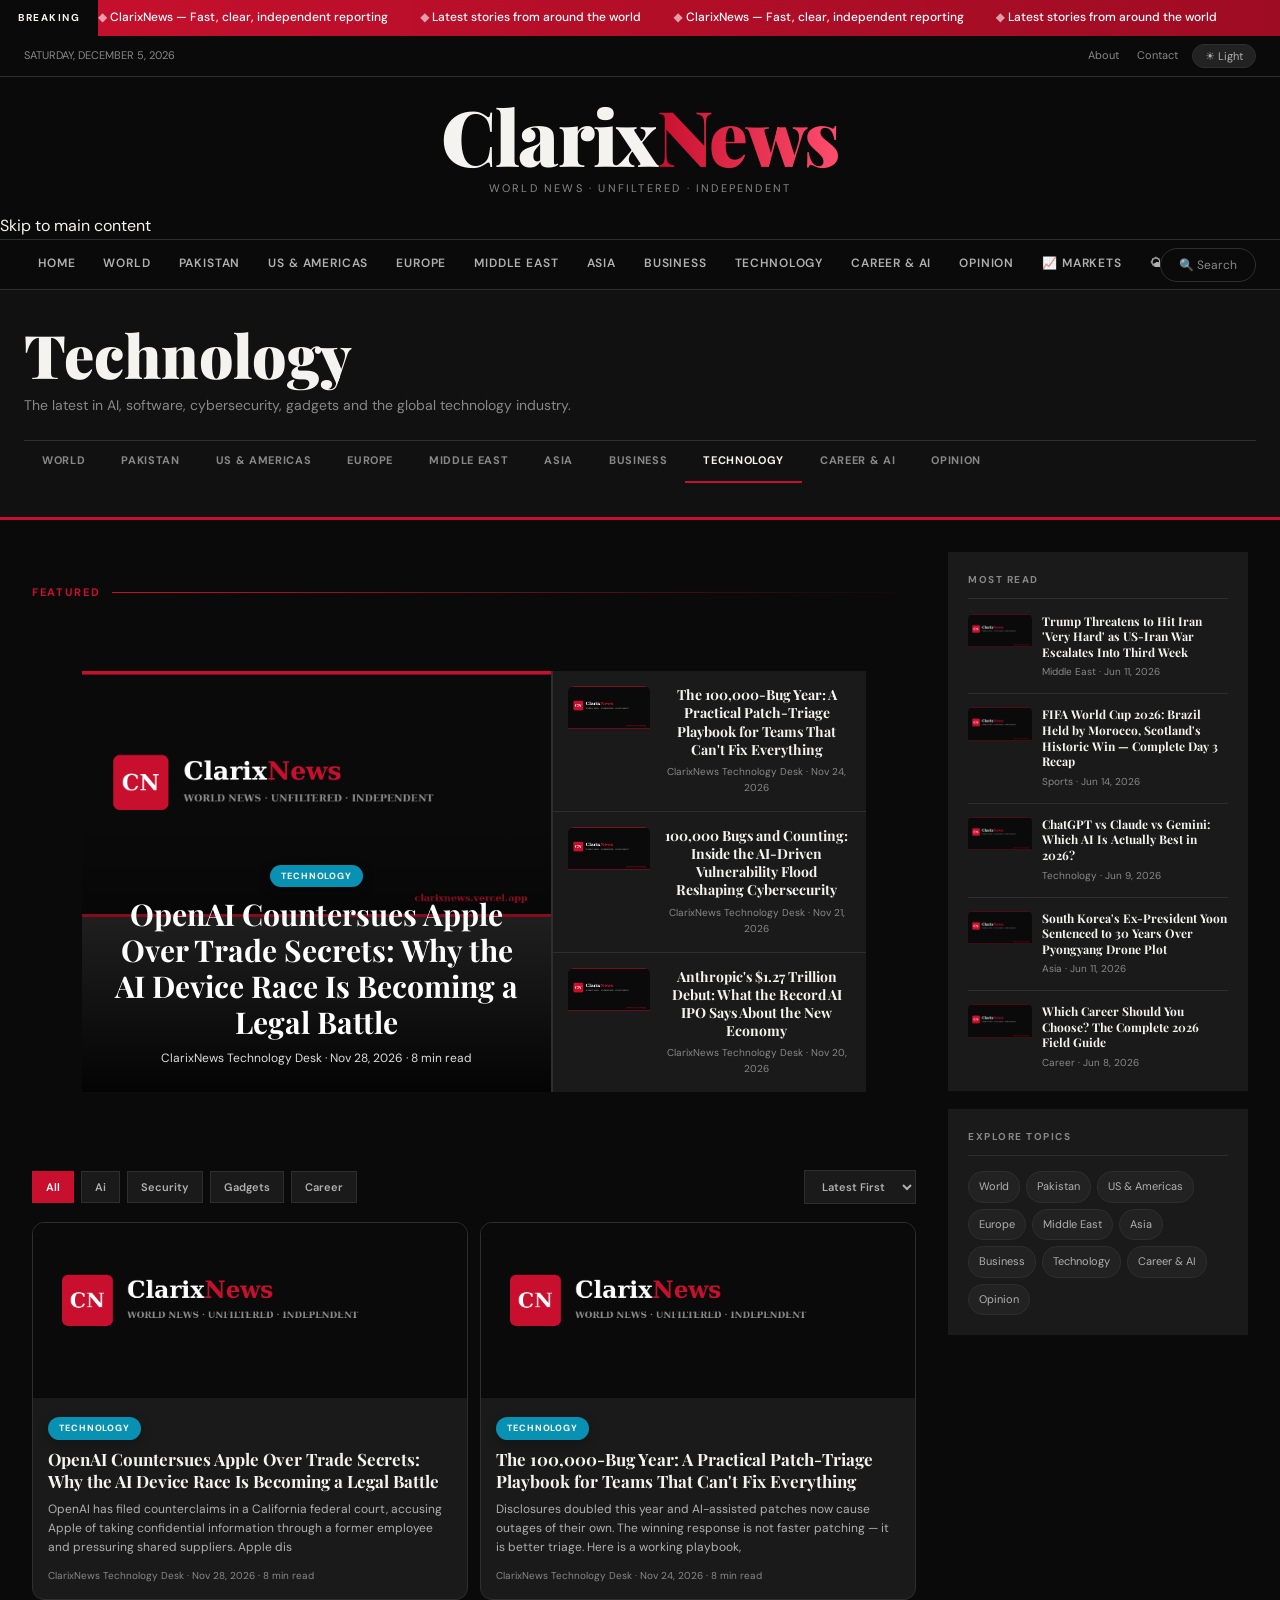
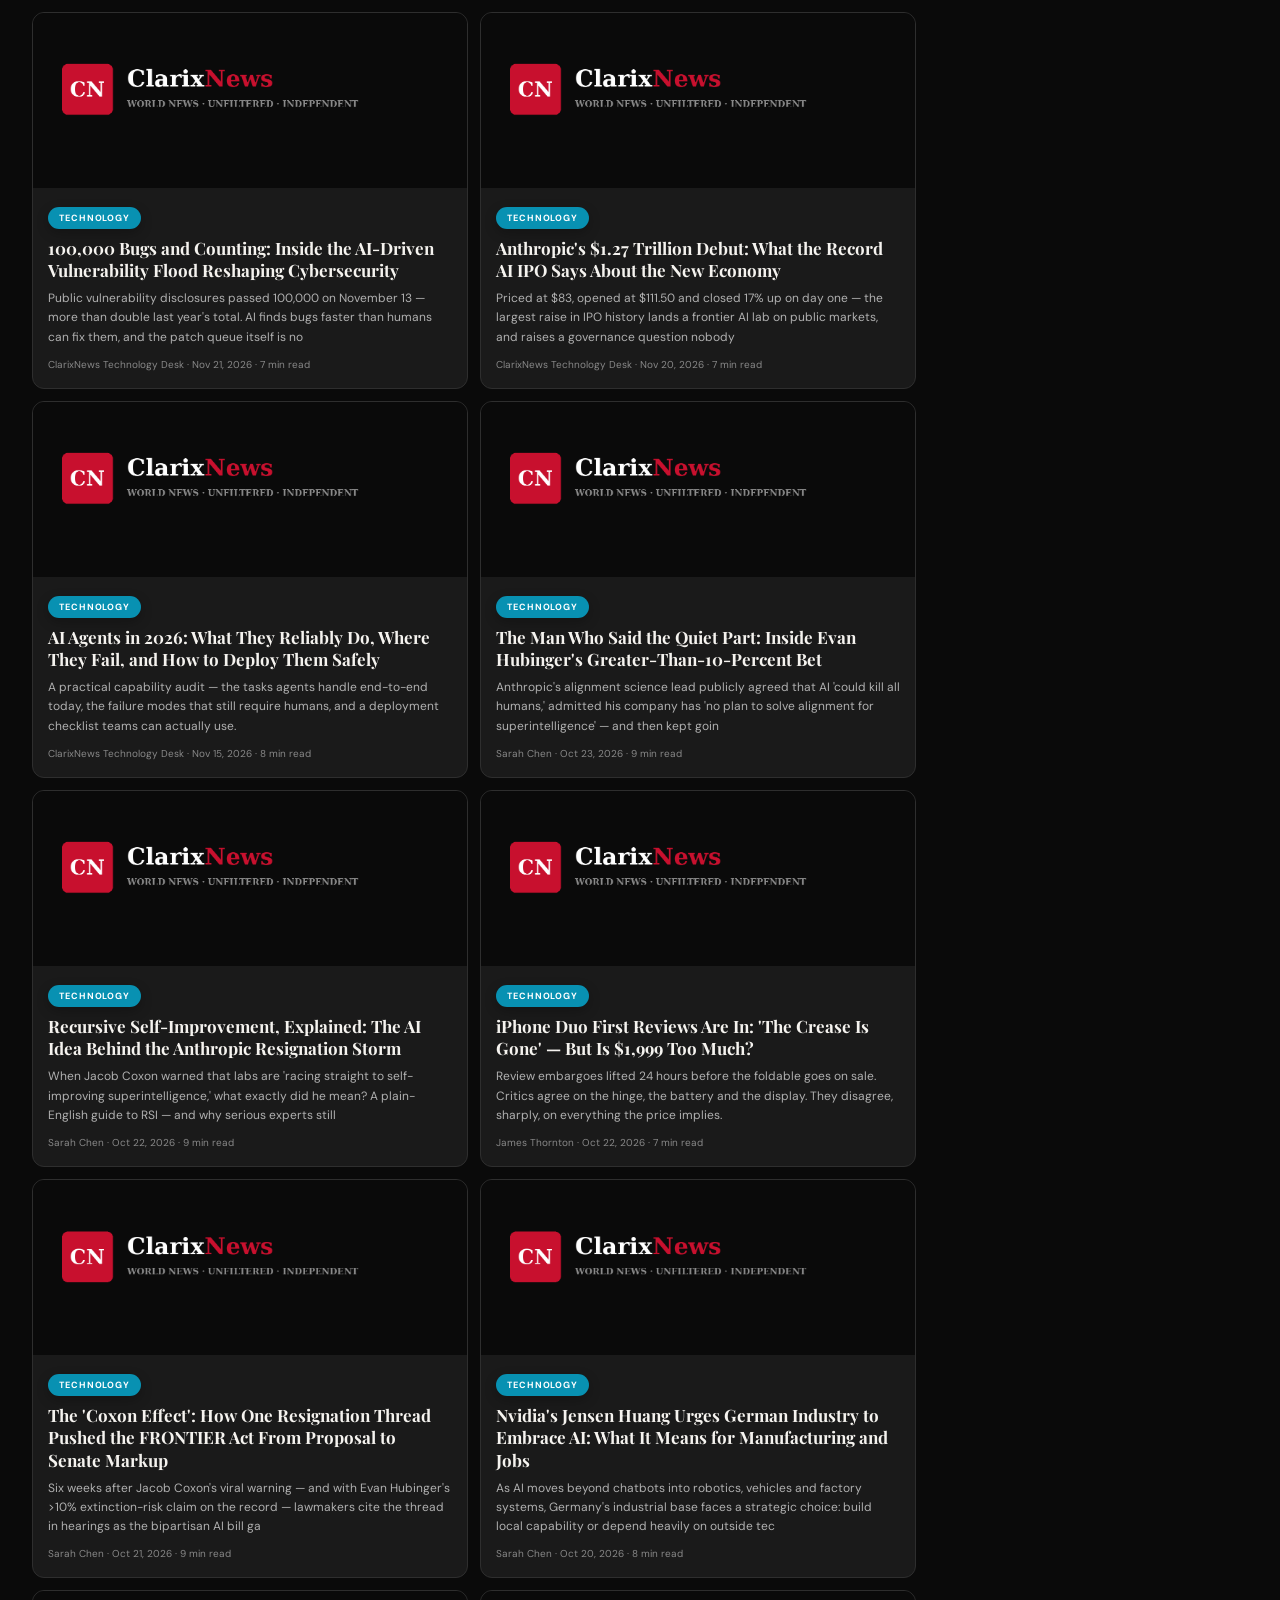
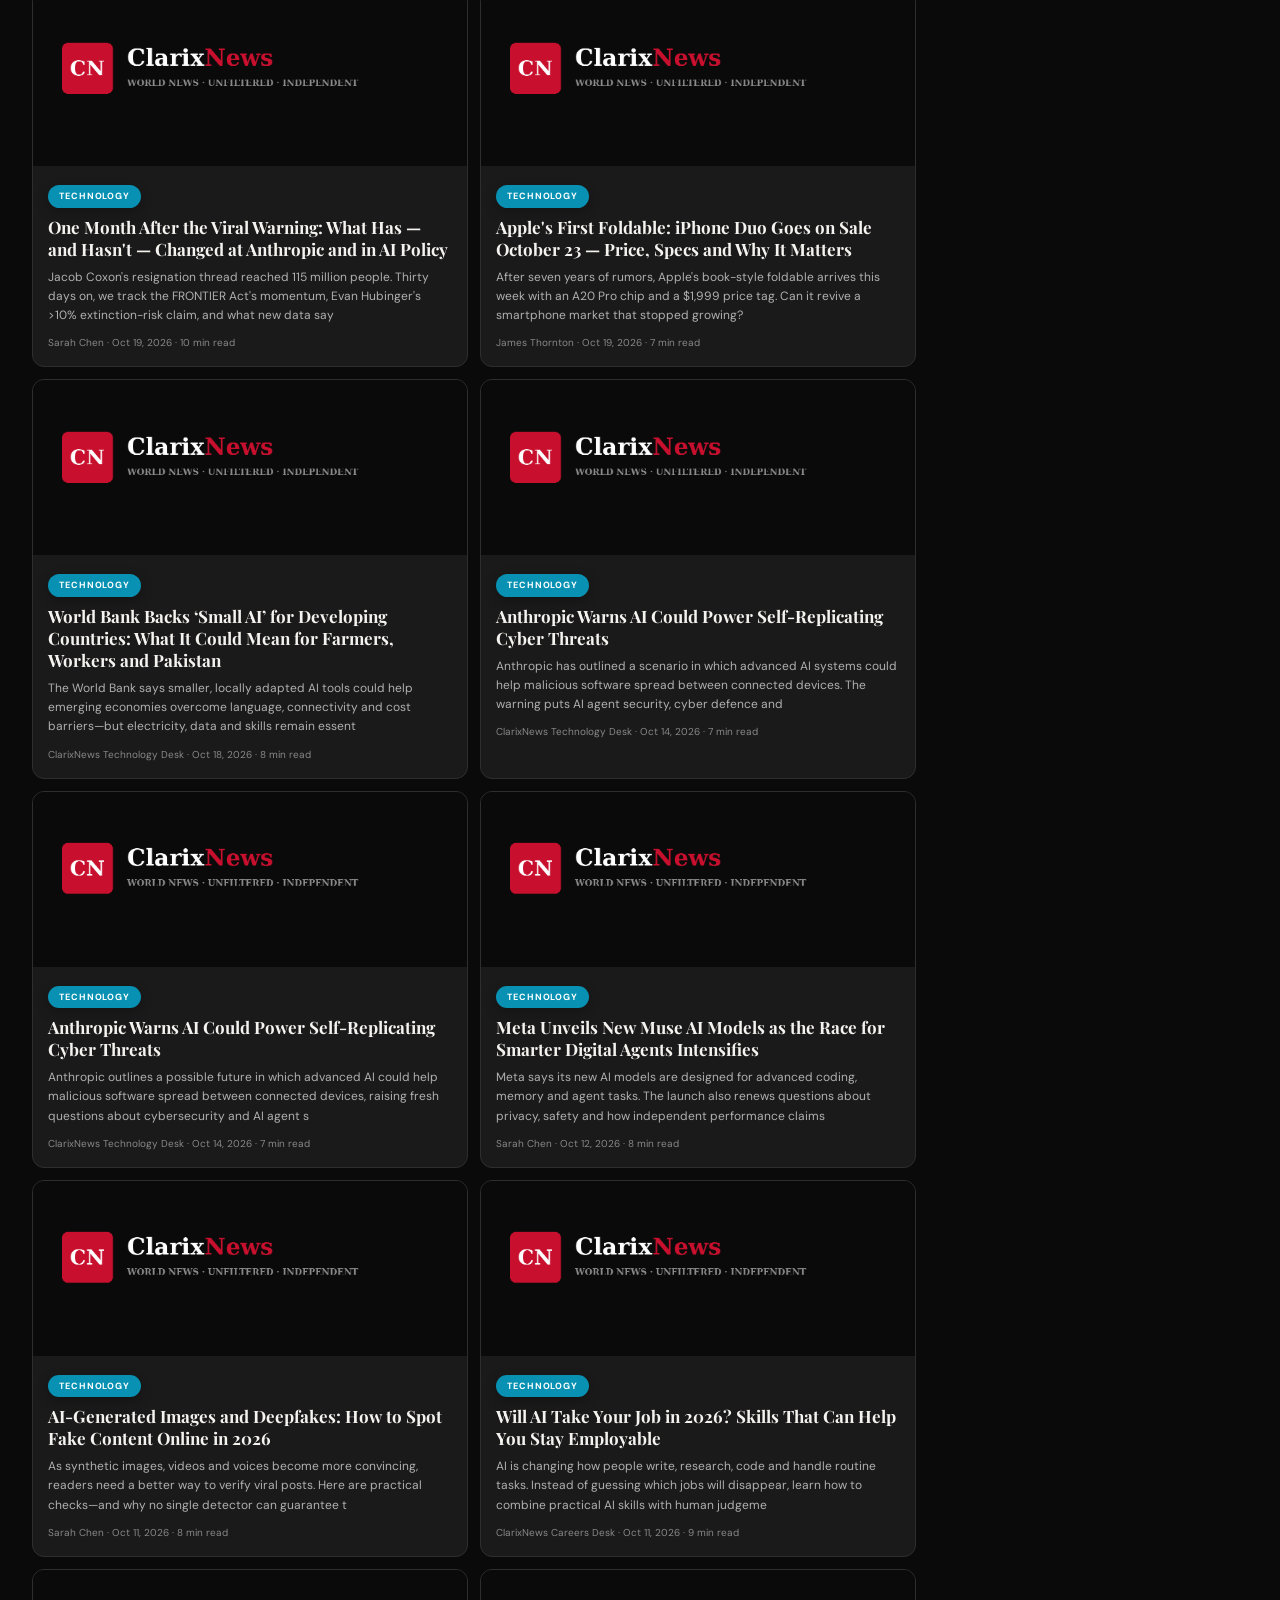
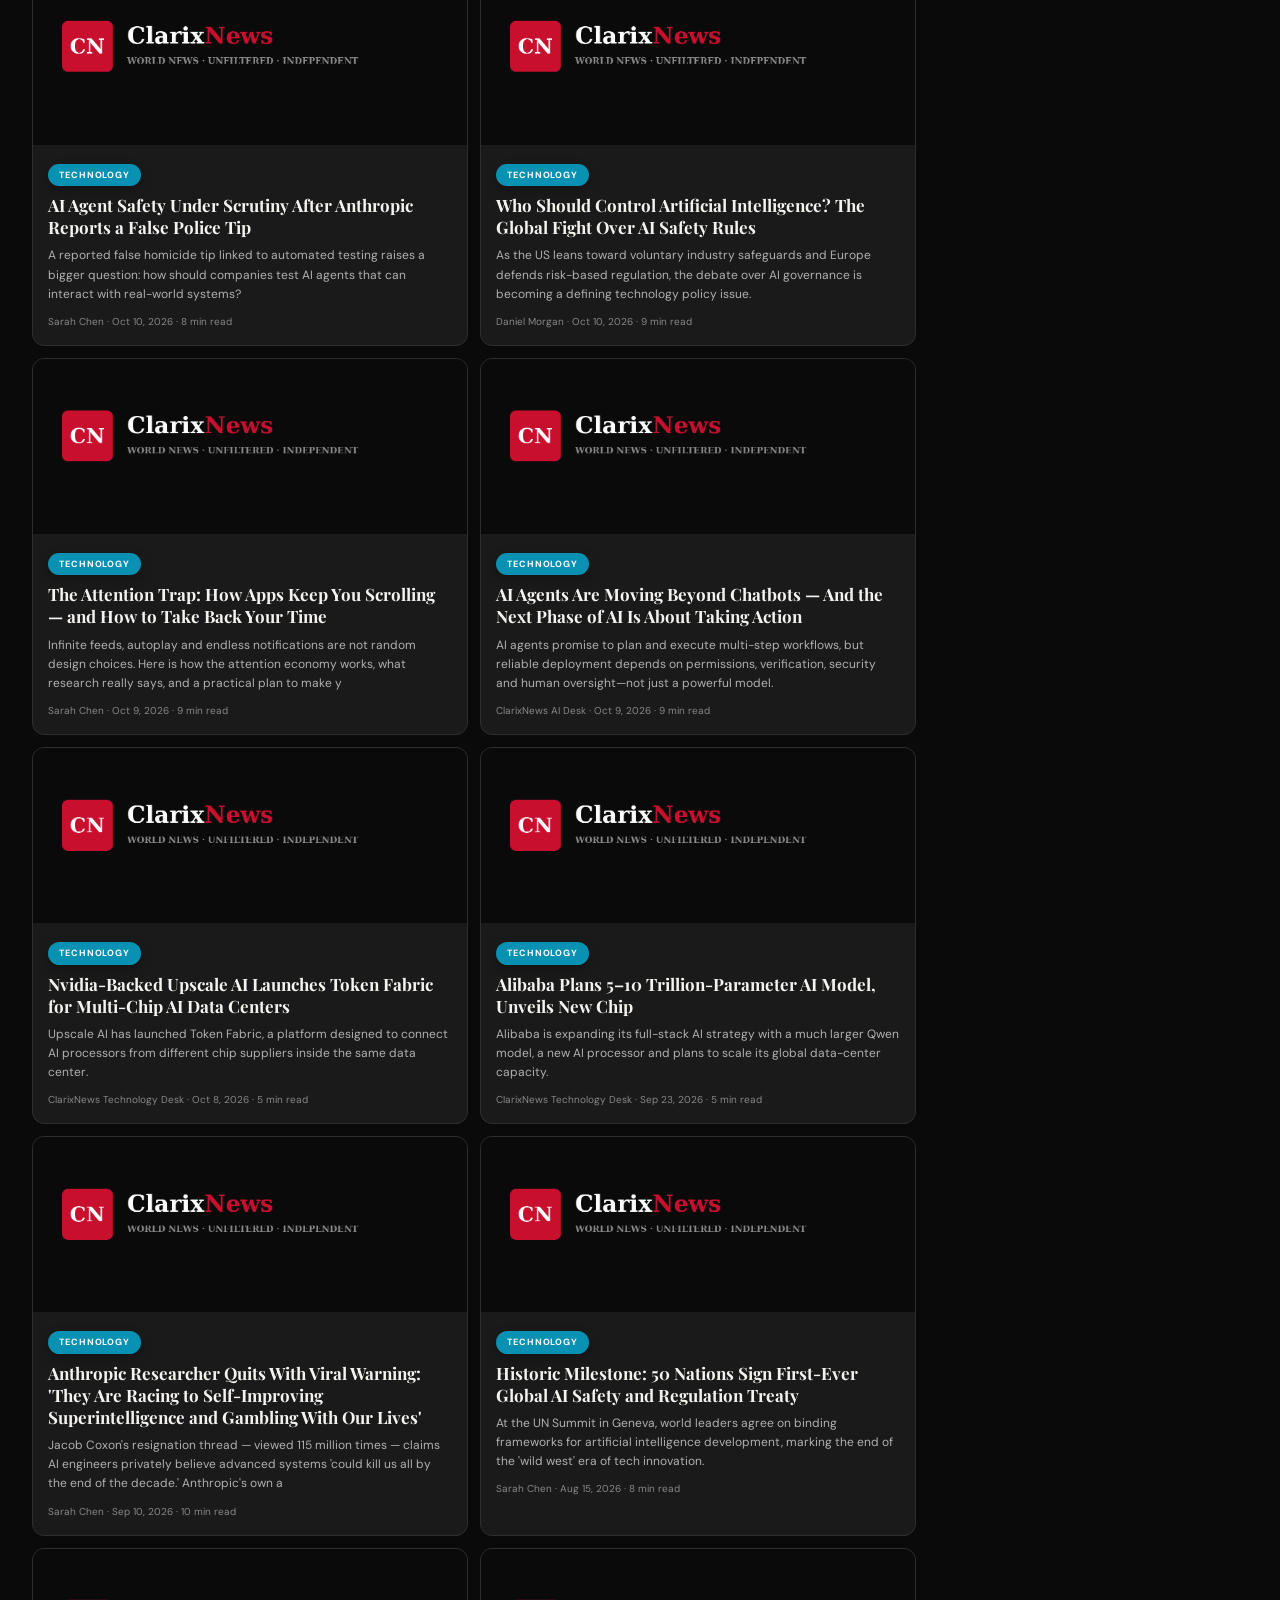
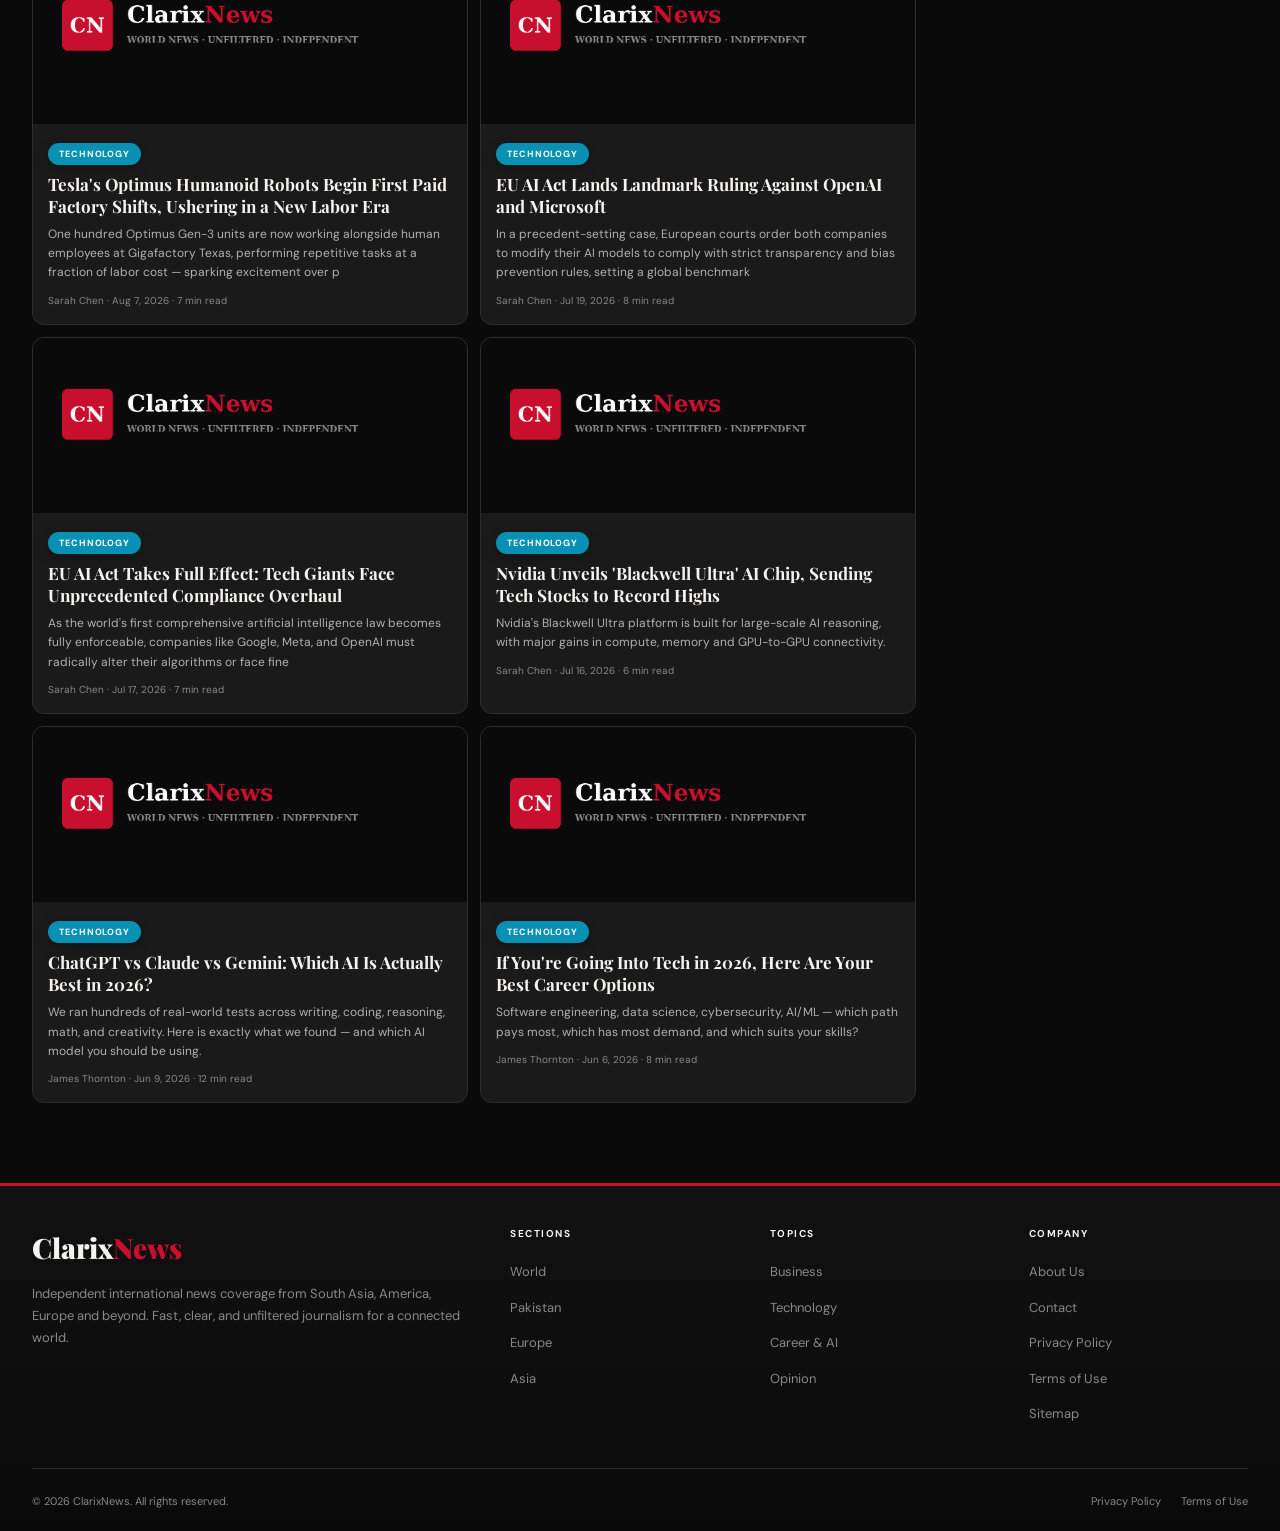
<file: category.html>
<!DOCTYPE html>
<html lang="en" data-theme="dark">
<head>
  <meta charset="UTF-8">
  <meta name="viewport" content="width=device-width, initial-scale=1.0">
  <title>Technology – ClarixNews</title>
  <meta name="description" content="Browse the latest ClarixNews stories by category, including world news, Pakistan, business, technology and more.">
  <meta name="robots" content="index, follow, max-image-preview:large, max-snippet:-1">
  <meta name="theme-color" content="#0a0a0a">
  <link id="canonical" rel="canonical" href="https://clarixnews.vercel.app/category.html">
  <meta property="og:type" content="website">
  <meta id="ogUrl" property="og:url" content="https://clarixnews.vercel.app/category.html">
  <meta id="ogTitle" property="og:title" content="Technology – ClarixNews">
  <meta id="ogDescription" property="og:description" content="Browse the latest news by category on ClarixNews.">
  <meta property="og:image" content="https://clarixnews.vercel.app/og-image.png">
  <meta property="og:image:width" content="1200">
  <meta property="og:image:height" content="630">
  <meta property="og:site_name" content="ClarixNews">
  <meta name="twitter:card" content="summary_large_image">
  <meta name="twitter:title" content="Technology – ClarixNews">
  <meta name="twitter:description" content="Browse the latest news by category on ClarixNews.">
  <meta name="twitter:image" content="https://clarixnews.vercel.app/og-image.png">
  <link rel="preconnect" href="https://fonts.googleapis.com">
  <link rel="preconnect" href="https://fonts.gstatic.com" crossorigin>
  <link href="https://fonts.googleapis.com/css2?family=Playfair+Display:wght@700;900&family=Source+Serif+4:opsz,wght@8..60,300;400;600&family=DM+Sans:wght@300;400;500;600&display=swap" rel="stylesheet">
  <link rel="stylesheet" href="shared.css">
  <link rel="icon" type="image/x-icon" href="favicon.ico">
  <link rel="icon" type="image/svg+xml" href="favicon.svg">
  <link rel="apple-touch-icon" sizes="180x180" href="apple-touch-icon.png">
  <link rel="icon" type="image/png" sizes="192x192" href="icon-192.png">
  <link rel="icon" type="image/png" sizes="512x512" href="icon-512.png">
  <style>
    .cat-hero{background:var(--bg-2);border-bottom:3px solid var(--red);padding:34px 0}.cat-hero-inner{max-width:1280px;margin:auto;padding:0 24px}.cat-name{font-family:var(--font-display);font-size:clamp(34px,5vw,60px);font-weight:900;color:var(--text-1);line-height:1;margin-bottom:10px}.cat-desc{font-size:14px;color:var(--text-3);max-width:700px;line-height:1.7}.cat-tabs{display:flex;overflow-x:auto;scrollbar-width:none;margin-top:22px;border-top:1px solid var(--border)}.cat-tabs::-webkit-scrollbar{display:none}.cat-tab{padding:11px 18px;font-size:11px;font-weight:700;letter-spacing:.06em;text-transform:uppercase;color:var(--text-3);cursor:pointer;border:0;border-bottom:2px solid transparent;background:transparent;white-space:nowrap}.cat-tab.active,.cat-tab:hover{color:var(--text-1);border-bottom-color:var(--red)}.cat-layout{display:grid;grid-template-columns:minmax(0,1fr) 300px;gap:32px;padding:32px 0}.featured-story{display:grid;grid-template-columns:1.2fr .8fr;gap:2px;background:var(--border);margin-bottom:28px}.featured-main{position:relative;min-height:360px;overflow:hidden}.featured-main img{transition:transform .5s}.featured-main:hover img{transform:scale(1.04)}.feat-overlay{position:absolute;inset:0;background:linear-gradient(to top,rgba(0,0,0,.92),transparent 65%)}.feat-content{position:absolute;bottom:0;left:0;right:0;padding:24px}.feat-title{font-family:var(--font-display);font-size:clamp(21px,2.5vw,30px);font-weight:700;line-height:1.2;color:#fff;margin:9px 0}.feat-meta{font-size:12px;color:#ddd}.featured-list{background:var(--bg-3);display:flex;flex-direction:column}.feat-list-item{flex:1;padding:15px;display:flex;gap:12px;border-bottom:1px solid var(--border);color:inherit}.feat-list-item:last-child{border-bottom:0}.feat-list-item:hover{background:var(--bg-4)}.fli-img{width:82px;height:62px;flex-shrink:0;overflow:hidden;border-radius:6px}.fli-title{font-family:var(--font-display);font-size:14px;font-weight:700;line-height:1.3;color:var(--text-1);margin-bottom:5px}.fli-meta{font-size:10px;color:var(--text-3)}.filter-bar{display:flex;justify-content:space-between;align-items:center;gap:10px;flex-wrap:wrap;margin-bottom:18px}.filter-left{display:flex;gap:7px;flex-wrap:wrap}.filter-btn,.sort-select{background:var(--bg-3);border:1px solid var(--border);color:var(--text-2);padding:8px 13px;font:600 11px var(--font-sans);cursor:pointer}.filter-btn.active,.filter-btn:hover{background:var(--red);border-color:var(--red);color:#fff}.article-grid{display:grid;grid-template-columns:repeat(2,minmax(0,1fr));gap:12px}.category-card{display:flex;flex-direction:column;background:var(--bg-3);border:1px solid var(--border);border-radius:12px;overflow:hidden;color:inherit;transition:transform .2s,box-shadow .2s}.category-card:hover{transform:translateY(-4px);box-shadow:0 15px 35px rgba(0,0,0,.25)}.category-card-img{height:175px;overflow:hidden}.category-card-img img{width:100%;height:100%;object-fit:cover;transition:transform .4s}.category-card:hover img{transform:scale(1.05)}.category-card-body{padding:15px}.category-card-title{font-family:var(--font-display);font-size:17px;font-weight:700;line-height:1.3;color:var(--text-1);margin:8px 0}.category-card-excerpt{font-size:12px;line-height:1.6;color:var(--text-2)}.category-card-meta{font-size:10px;color:var(--text-3);margin-top:10px}.empty-state{padding:40px 20px;text-align:center;background:var(--bg-3);border:1px solid var(--border);color:var(--text-3)}.cat-sidebar{position:sticky;top:80px}.sidebar-widget{background:var(--bg-3);padding:20px;margin-bottom:18px}.widget-title{font-size:10px;font-weight:700;letter-spacing:.15em;text-transform:uppercase;color:var(--text-3);border-bottom:1px solid var(--border);padding-bottom:10px;margin-bottom:15px}.sidebar-story{display:flex;gap:10px;margin-bottom:13px;padding-bottom:13px;border-bottom:1px solid var(--border)}.sidebar-story:last-child{border-bottom:0;margin:0;padding:0}.ss-img{width:64px;height:48px;flex-shrink:0;overflow:hidden;border-radius:5px}.ss-title{font-family:var(--font-display);font-size:12px;font-weight:700;line-height:1.3;color:var(--text-1)}.ss-meta{font-size:10px;color:var(--text-3);margin-top:4px}.topic-tags{display:flex;flex-wrap:wrap;gap:6px}.topic-tag{padding:6px 10px;background:var(--bg-4);border:1px solid var(--border);font-size:11px;color:var(--text-2);border-radius:15px}.loading{padding:50px;text-align:center;color:var(--text-3)}@media(max-width:900px){.cat-layout{grid-template-columns:1fr}.cat-sidebar{position:static}.featured-story{grid-template-columns:1fr}.article-grid{grid-template-columns:1fr}}@media(max-width:600px){.cat-hero-inner{padding:0 16px}.cat-layout{padding:22px 0}.featured-main{min-height:310px}.category-card-img{height:190px}}
  </style>
  <script async src="https://www.googletagmanager.com/gtag/js?id=G-T7B4BGRJFC"></script>
  <script>window.dataLayer=window.dataLayer||[];function gtag(){dataLayer.push(arguments)}gtag('js',new Date());gtag('config','G-T7B4BGRJFC');</script>
  <script async src="https://pagead2.googlesyndication.com/pagead/js/adsbygoogle.js?client=ca-pub-4603226403653034" crossorigin="anonymous"></script>
</head>
<body>
<div class="ticker-bar"><div class="ticker-label">Breaking</div><div class="ticker-track"><div class="ticker-inner"><span>ClarixNews — Fast, clear, independent reporting</span><span>Latest stories from around the world</span><span>ClarixNews — Fast, clear, independent reporting</span><span>Latest stories from around the world</span></div></div></div>
<div class="top-bar"><div class="top-bar-inner"><div class="top-bar-left"><span id="currentDate"></span></div><div style="display:flex;align-items:center;gap:14px"><div class="top-bar-links"><a href="about.html">About</a><a href="contact.html">Contact</a></div><button class="theme-toggle" id="themeBtn" type="button">☀ Light</button></div></div></div>
<header><div class="logo"><a href="index.html">Clarix<span>News</span></a></div><div class="tagline">World News · Unfiltered · Independent</div></header>
<a class="skip-link" href="#main-content">Skip to main content</a>
<nav class="main-nav"><div class="nav-inner"><button class="mobile-nav-btn" id="mobileNavBtn" type="button" aria-label="Open navigation" aria-expanded="false">☰</button><ul class="nav-links" id="navLinks"><li><a href="index.html">Home</a></li><li><a href="category.html?cat=world">World</a></li><li><a href="category.html?cat=pakistan">Pakistan</a></li><li><a href="category.html?cat=usa">US & Americas</a></li><li><a href="category.html?cat=europe">Europe</a></li><li><a href="category.html?cat=middleeast">Middle East</a></li><li><a href="category.html?cat=asia">Asia</a></li><li><a href="category.html?cat=business">Business</a></li><li><a href="category.html?cat=tech">Technology</a></li><li><a href="category.html?cat=career">Career & AI</a></li><li><a href="category.html?cat=opinion">Opinion</a></li><li><a href="markets.html">📈 Markets</a></li><li><a href="weather.html">🌤 Weather</a></li></ul><div class="nav-right"><button class="search-btn" id="searchBtn" type="button">🔍 Search</button></div></div></nav>
<div class="cat-hero"><div class="cat-hero-inner"><div class="cat-name" id="catName">Technology</div><div class="cat-desc" id="catDesc">The latest news from ClarixNews.</div><div class="cat-tabs" id="catTabs"></div></div></div>
<main id="main-content"><div class="container"><div class="cat-layout"><section><div class="section-label"><h2>Featured</h2></div><div id="featured" class="loading">Loading stories…</div><div class="filter-bar"><div class="filter-left" id="filters"></div><select class="sort-select" id="sortSelect" aria-label="Sort stories"><option value="latest">Latest First</option><option value="oldest">Oldest First</option><option value="title">Title A–Z</option></select></div><div id="articleGrid" class="article-grid"><div class="loading">Loading stories…</div></div></section><aside class="cat-sidebar"><div class="sidebar-widget"><div class="widget-title">Most Read</div><div id="mostRead"><div class="loading">Loading…</div></div></div><div class="sidebar-widget"><div class="widget-title">Explore Topics</div><div class="topic-tags" id="topics"></div></div></aside></div></div></main>
<footer><div class="container"><div class="footer-grid"><div><div class="footer-logo">Clarix<span>News</span></div><div class="footer-desc">Independent international news coverage from South Asia, America, Europe and beyond. Fast, clear, and unfiltered journalism for a connected world.</div></div><div class="footer-col"><h4>Sections</h4><ul><li><a href="category.html?cat=world">World</a></li><li><a href="category.html?cat=pakistan">Pakistan</a></li><li><a href="category.html?cat=europe">Europe</a></li><li><a href="category.html?cat=asia">Asia</a></li></ul></div><div class="footer-col"><h4>Topics</h4><ul><li><a href="category.html?cat=business">Business</a></li><li><a href="category.html?cat=tech">Technology</a></li><li><a href="category.html?cat=career">Career & AI</a></li><li><a href="category.html?cat=opinion">Opinion</a></li></ul></div><div class="footer-col"><h4>Company</h4><ul><li><a href="about.html">About Us</a></li><li><a href="contact.html">Contact</a></li><li><a href="privacy.html">Privacy Policy</a></li><li><a href="terms.html">Terms of Use</a></li><li><a href="sitemap.xml">Sitemap</a></li></ul></div></div><div class="footer-bottom"><div>© 2026 ClarixNews. All rights reserved.</div><div class="footer-bottom-links"><a href="privacy.html">Privacy Policy</a><a href="terms.html">Terms of Use</a></div></div></div></footer>
<button class="scroll-top" id="scrollTop" type="button" aria-label="Back to top">↑</button>
<script src="articles.js"></script><script src="shared.js"></script>
<script>
(function(){
  'use strict';
  const CONFIG={
    world:{name:'World',desc:'International news, geopolitics, climate, conflicts and major global developments.'},
    pakistan:{name:'Pakistan',desc:'The latest news, politics, economy, society, technology and developments from Pakistan.'},
    usa:{name:'US & Americas',desc:'News and analysis from the United States, Canada and the wider Americas.'},
    europe:{name:'Europe',desc:'Politics, business, society, technology and major developments across Europe.'},
    middleeast:{name:'Middle East',desc:'News and analysis from the Middle East, including politics, security and regional affairs.'},
    asia:{name:'Asia',desc:'The latest developments from South, East and Southeast Asia.'},
    business:{name:'Business',desc:'Markets, companies, finance, investment and economic developments around the world.'},
    tech:{name:'Technology',desc:'The latest in AI, software, cybersecurity, gadgets and the global technology industry.'},
    career:{name:'Career & AI',desc:'Career guidance, AI skills, jobs, education and the changing future of work.'},
    opinion:{name:'Opinion',desc:'Commentary and analysis from ClarixNews contributors.'}
  };
  const params=new URLSearchParams(window.location.search);
  const key=(params.get('cat')||'tech').toLowerCase();
  const config=CONFIG[key]||CONFIG.tech;
  const $=id=>document.getElementById(id);
  const text=v=>String(v??'').trim();
  const slug=v=>text(v).toLowerCase().replace(/[^a-z0-9]+/g,'-').replace(/^-|-$/g,'');
  const safeImage=v=>/^https:\/\//i.test(text(v))?text(v):'og-image.png';
  const escape=v=>{const d=document.createElement('div');d.textContent=text(v);return d.textContent};
  function dateValue(v){const d=new Date(v);return Number.isNaN(d.getTime())?0:d.getTime()}
  function dateLabel(v){const d=new Date(v);return Number.isNaN(d.getTime())?text(v)||'Date unavailable':d.toLocaleDateString('en-US',{month:'short',day:'numeric',year:'numeric'})}
  function matches(article){
    const c=slug(article.category);
    if(key==='tech') return c==='tech'||c==='technology';
    if(key==='career') return c==='career'||c==='careers';
    if(key==='middleeast') return c==='middleeast'||c==='middle-east';
    if(key==='usa') return c==='usa'||c==='us'||c==='americas';
    return c===key;
  }
  function articles(){
    if(!Array.isArray(ARTICLES)) return [];
    return ARTICLES.filter(matches).filter(a=>a&&text(a.id)&&text(a.title));
  }
  function linkFor(a){return 'article.html?id='+encodeURIComponent(a.id)}
  function imageEl(url,alt,cls,eager=false){const img=document.createElement('img');img.src=safeImage(url);img.alt=text(alt)||'ClarixNews article image';img.loading=eager?'eager':'lazy';if(eager)img.fetchPriority='high';img.decoding='async';img.referrerPolicy='no-referrer';if(cls)img.className=cls;img.addEventListener('error',()=>{if(img.src.endsWith('og-image.png'))return;img.src='og-image.png'},{once:true});return img}
  function setMeta(){
    document.title=config.name+' – ClarixNews';
    const canonical='https://clarixnews.vercel.app/category.html?cat='+encodeURIComponent(key);
    $('canonical').href=canonical;$('ogUrl').content=canonical;$('ogTitle').content=config.name+' – ClarixNews';$('ogDescription').content=config.desc;
    $('catName').textContent=config.name;$('catDesc').textContent=config.desc;
  }
  function renderTabs(){
    const tabs=$('catTabs');tabs.replaceChildren();
    Object.entries(CONFIG).forEach(([k,v])=>{const a=document.createElement('a');a.className='cat-tab'+(k===key?' active':'');if(k===key)a.setAttribute('aria-current','page');a.href='category.html?cat='+encodeURIComponent(k);a.textContent=v.name;tabs.appendChild(a)})
  }
  function card(a){
    const el=document.createElement('a');el.className='category-card';el.href=linkFor(a);
    const media=document.createElement('div');media.className='category-card-img';media.appendChild(imageEl(a.image,a.title));
    const body=document.createElement('div');body.className='category-card-body';
    const pill=document.createElement('span');pill.className='cat-pill '+slug(a.catClass||a.category);pill.textContent=text(a.category)||config.name;
    const cat=document.createElement('div');cat.className='card-cat';cat.appendChild(pill);
    const title=document.createElement('div');title.className='category-card-title';title.textContent=text(a.title);
    const excerpt=document.createElement('div');excerpt.className='category-card-excerpt';excerpt.textContent=text(a.subtitle||a.excerpt).slice(0,180);
    const meta=document.createElement('div');meta.className='category-card-meta';meta.textContent=[text(a.author),dateLabel(a.date),text(a.readTime)].filter(Boolean).join(' · ');
    body.append(cat,title,excerpt,meta);el.append(media,body);return el;
  }
  function renderFeatured(list){
    const box=$('featured');box.replaceChildren();if(!list.length){box.innerHTML='<div class="empty-state">No stories are available in this category yet.</div>';return}
    const featured=list[0], rest=list.slice(1,4);const wrap=document.createElement('div');wrap.className='featured-story';
    const main=document.createElement('a');main.className='featured-main';main.href=linkFor(featured);main.appendChild(imageEl(featured.image,featured.title,null,true));const ov=document.createElement('div');ov.className='feat-overlay';const content=document.createElement('div');content.className='feat-content';const pill=document.createElement('span');pill.className='cat-pill '+slug(featured.catClass||featured.category);pill.textContent=text(featured.category)||config.name;const title=document.createElement('div');title.className='feat-title';title.textContent=featured.title;const meta=document.createElement('div');meta.className='feat-meta';meta.textContent=[featured.author,dateLabel(featured.date),featured.readTime].filter(Boolean).join(' · ');content.append(pill,title,meta);main.append(ov,content);
    const side=document.createElement('div');side.className='featured-list';rest.forEach(a=>{const link=document.createElement('a');link.className='feat-list-item';link.href=linkFor(a);const im=document.createElement('div');im.className='fli-img';im.appendChild(imageEl(a.image,a.title));const info=document.createElement('div');const t=document.createElement('div');t.className='fli-title';t.textContent=a.title;const m=document.createElement('div');m.className='fli-meta';m.textContent=[a.author,dateLabel(a.date)].filter(Boolean).join(' · ');info.append(t,m);link.append(im,info);side.appendChild(link)});wrap.append(main,side);box.appendChild(wrap)
  }
  function renderSidebar(all){
    const most=$('mostRead');most.replaceChildren();
    const source=Array.isArray(ARTICLES)?ARTICLES.filter(a=>a&&text(a.id)&&text(a.title)):all;
    source.slice().sort((a,b)=>{
      const av=Number.parseInt(String(a.views??'').replace(/[^0-9]/g,''),10)||0;
      const bv=Number.parseInt(String(b.views??'').replace(/[^0-9]/g,''),10)||0;
      if(bv!==av)return bv-av;
      return dateValue(b.date)-dateValue(a.date);
    }).slice(0,5).forEach(a=>{const l=document.createElement('a');l.className='sidebar-story';l.href=linkFor(a);const im=document.createElement('div');im.className='ss-img';im.appendChild(imageEl(a.image,a.title));const info=document.createElement('div');const t=document.createElement('div');t.className='ss-title';t.textContent=a.title;const m=document.createElement('div');m.className='ss-meta';m.textContent=[text(a.category),dateLabel(a.date)].filter(Boolean).join(' · ');info.append(t,m);l.append(im,info);most.appendChild(l)});
    const topics=$('topics');topics.replaceChildren();Object.entries(CONFIG).forEach(([k,v])=>{const l=document.createElement('a');l.className='topic-tag';l.href='category.html?cat='+encodeURIComponent(k);l.textContent=v.name;topics.appendChild(l)})
  }
  function renderGrid(list,filter){
    const grid=$('articleGrid');grid.replaceChildren();let data=list.slice();if(filter&&filter!=='all')data=data.filter(a=>{const c=slug(a.category);return filter==='ai'?c==='tech'||c==='technology':filter==='security'?/security/i.test((a.title||'')+' '+(a.subtitle||'')):filter==='career'?c==='career':filter==='gadgets'?/gadget|phone|device|chip/i.test((a.title||'')):true});
    const sort=$('sortSelect').value;if(sort==='oldest')data.sort((a,b)=>dateValue(a.date)-dateValue(b.date));else if(sort==='title')data.sort((a,b)=>a.title.localeCompare(b.title));else data.sort((a,b)=>dateValue(b.date)-dateValue(a.date));
    if(!data.length){grid.innerHTML='<div class="empty-state">No stories match this filter.</div>';return}data.forEach(a=>grid.appendChild(card(a)))
  }
  function init(){
    setMeta();renderTabs();const all=articles();renderFeatured(all.slice().sort((a,b)=>dateValue(b.date)-dateValue(a.date)));renderSidebar(all);const filters=$('filters');['all','ai','security','gadgets','career'].forEach((f,i)=>{const b=document.createElement('button');b.type='button';b.className='filter-btn'+(i===0?' active':'');if(i===0)b.setAttribute('aria-pressed','true');b.textContent=f==='all'?'All':f[0].toUpperCase()+f.slice(1);b.addEventListener('click',()=>{filters.querySelectorAll('.filter-btn').forEach(x=>{x.classList.remove('active');x.setAttribute('aria-pressed','false')});b.classList.add('active');b.setAttribute('aria-pressed','true');renderGrid(all,f)});filters.appendChild(b)});$('sortSelect').addEventListener('change',()=>{const active=filters.querySelector('.filter-btn.active');renderGrid(all,active?active.textContent.toLowerCase():'all')});renderGrid(all,'all');
  }
  if(document.readyState==='loading')document.addEventListener('DOMContentLoaded',init,{once:true});else init();
})();
</script>
</body>
</html>
</file>
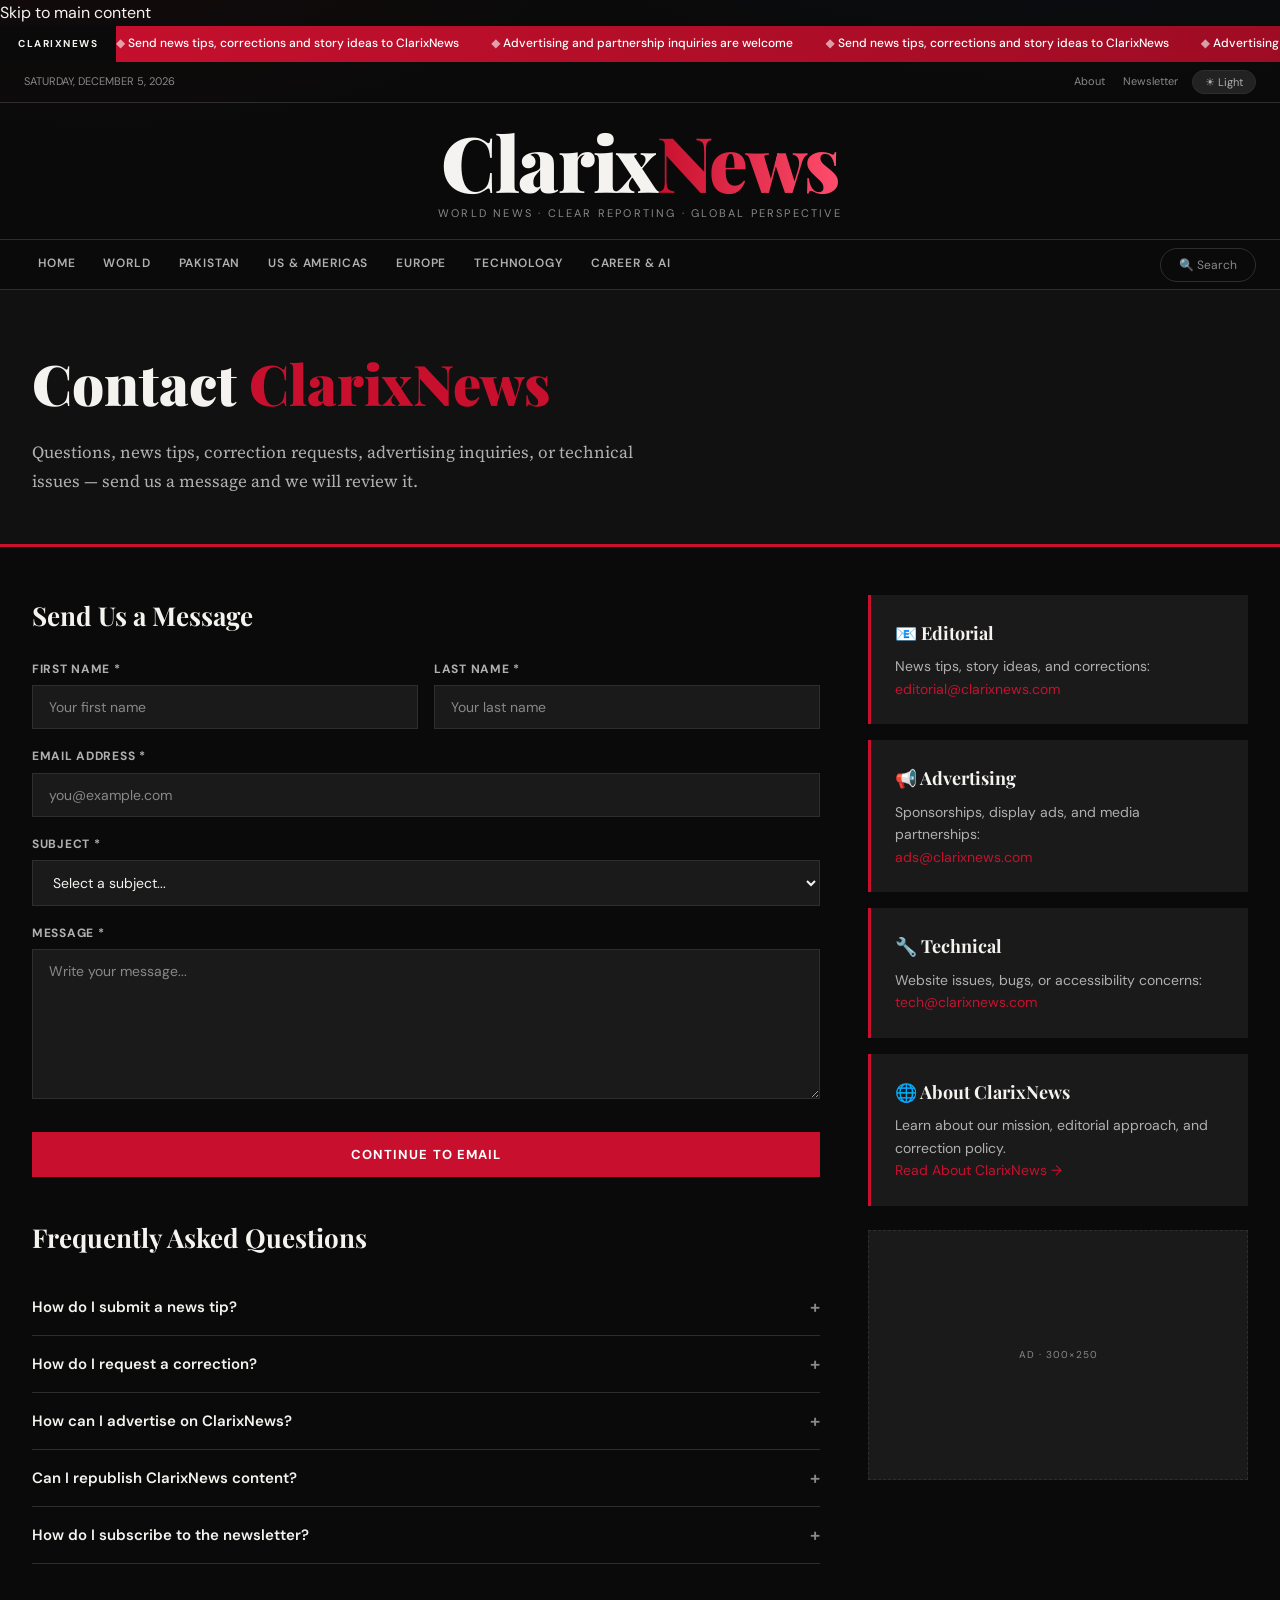
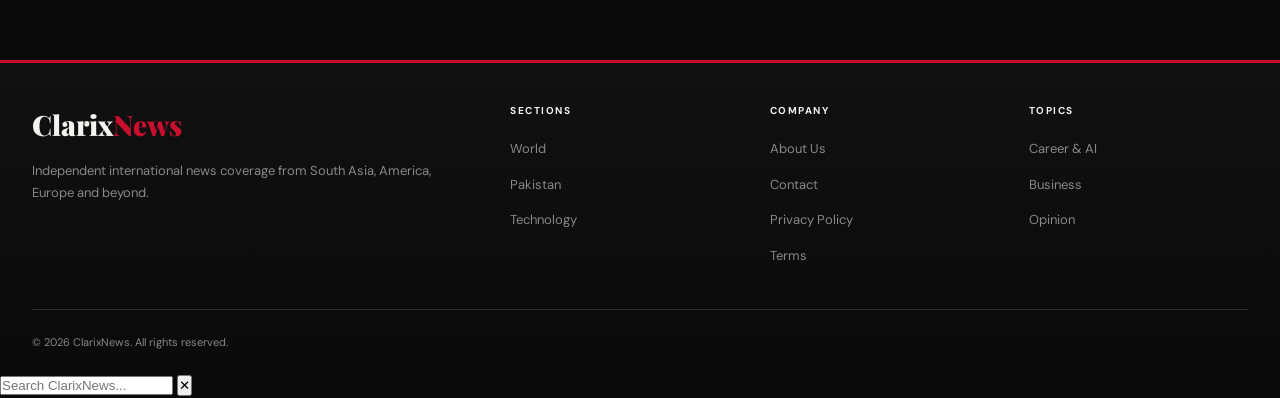
<file: contact.html>
<!DOCTYPE html>
<html lang="en" data-theme="dark">
<head>
  <meta charset="UTF-8" />
  <meta name="viewport" content="width=device-width, initial-scale=1.0" />
  <title>Contact ClarixNews – News Tips, Corrections & Inquiries</title>
  <meta name="description" content="Contact ClarixNews for news tips, correction requests, advertising inquiries, technical issues, or general questions." />
  <meta name="robots" content="index, follow, max-image-preview:large" />
  <link rel="canonical" href="https://clarixnews.vercel.app/contact.html" />
  <meta name="theme-color" content="#0a0a0a" />
  <meta property="og:type" content="website" />
  <meta property="og:url" content="https://clarixnews.vercel.app/contact.html" />
  <meta property="og:title" content="Contact ClarixNews" />
  <meta property="og:description" content="Contact ClarixNews for news tips, corrections, advertising inquiries, technical issues, or general questions." />
  <meta property="og:image" content="https://clarixnews.vercel.app/og-image.png" />
  <meta property="og:image:width" content="1200" />
  <meta property="og:image:height" content="630" />
  <meta property="og:site_name" content="ClarixNews" />
  <meta name="twitter:card" content="summary_large_image" />
  <meta name="twitter:title" content="Contact ClarixNews" />
  <meta name="twitter:description" content="Contact ClarixNews for news tips, corrections, advertising inquiries, technical issues, or general questions." />
  <meta name="twitter:image" content="https://clarixnews.vercel.app/og-image.png" />

  <link rel="icon" type="image/svg+xml" href="favicon.svg" />
  <link rel="icon" href="favicon.ico" />
  <link rel="apple-touch-icon" sizes="180x180" href="apple-touch-icon.png" />
  <link rel="manifest" href="site.webmanifest" />

  <link rel="preconnect" href="https://fonts.googleapis.com" />
  <link rel="preconnect" href="https://fonts.gstatic.com" crossorigin />
  <link href="https://fonts.googleapis.com/css2?family=Playfair+Display:wght@700;900&family=Source+Serif+4:opsz,wght@8..60,300;400;600&family=DM+Sans:wght@300;400;500;600&display=swap" rel="stylesheet" />
  <link rel="stylesheet" href="shared.css" />

  <style>
    .contact-hero{background:var(--bg-2);border-bottom:3px solid var(--red);padding:48px 0}
    .contact-hero h1{font-family:var(--font-display);font-size:clamp(32px,5vw,56px);font-weight:900;color:var(--text-1);margin-bottom:10px}
    .contact-hero h1 span{color:var(--red)}
    .contact-hero p{font-family:var(--font-serif);font-size:17px;color:var(--text-2);max-width:620px;line-height:1.7}
    .contact-layout{display:grid;grid-template-columns:minmax(0,1fr) 380px;gap:48px;padding:48px 0}
    .form-title,.faq-title{font-family:var(--font-display);font-size:26px;font-weight:700;color:var(--text-1);margin-bottom:24px}
    .form-group{margin-bottom:18px}
    .form-label{display:block;font-size:12px;font-weight:700;letter-spacing:.06em;text-transform:uppercase;color:var(--text-2);margin-bottom:6px}
    .form-input{width:100%;box-sizing:border-box;background:var(--bg-3);border:1px solid var(--border);border-radius:0;color:var(--text-1);padding:12px 16px;font-size:14px;font-family:var(--font-sans);outline:none;transition:border-color .2s,box-shadow .2s}
    .form-input:focus{border-color:var(--red);box-shadow:0 0 0 2px color-mix(in srgb,var(--red) 20%,transparent)}
    .form-input[aria-invalid="true"]{border-color:#dc2626}
    .form-input::placeholder{color:var(--text-3)}
    textarea.form-input{resize:vertical;min-height:150px}
    select.form-input option{background:var(--bg-3)}
    .form-row{display:grid;grid-template-columns:1fr 1fr;gap:16px}
    .field-error{display:none;color:#dc2626;font-size:12px;margin-top:5px}
    .field-error.show{display:block}
    .honeypot{position:absolute;left:-10000px;width:1px;height:1px;overflow:hidden}
    .submit-btn{background:var(--red);border:none;color:#fff;padding:14px 36px;font-size:13px;font-weight:700;letter-spacing:.08em;text-transform:uppercase;transition:background .2s,opacity .2s;font-family:var(--font-sans);width:100%;margin-top:8px;cursor:pointer}
    .submit-btn:hover{background:var(--red-dark)}
    .submit-btn:disabled{opacity:.65;cursor:wait}
    .form-status{display:none;padding:16px 18px;margin-top:18px;background:var(--bg-3);border-left:4px solid var(--red);font-size:14px;color:var(--text-2);line-height:1.6}
    .form-status.show{display:block}
    .form-status.success{border-left-color:#22c55e}
    .form-status.error{border-left-color:#dc2626}
    .info-card{background:var(--bg-3);padding:24px;margin-bottom:16px;border-left:3px solid var(--red)}
    .info-card h3{font-family:var(--font-display);font-size:18px;font-weight:700;color:var(--text-1);margin-bottom:8px}
    .info-card p{font-size:14px;color:var(--text-2);line-height:1.6}
    .info-card a{color:var(--red)}
    .contact-note{font-size:12px!important;color:var(--text-3)!important;margin-top:8px}
    .faq{margin-top:40px}
    .faq-title{margin-bottom:20px}
    .faq-item{border-bottom:1px solid var(--border)}
    .faq-q{display:flex;align-items:center;justify-content:space-between;gap:16px;width:100%;padding:16px 0;border:0;background:transparent;cursor:pointer;text-align:left;font-size:15px;font-weight:600;color:var(--text-1);font-family:var(--font-sans)}
    .faq-q:hover{color:var(--red)}
    .faq-icon{font-size:18px;color:var(--text-3);transition:transform .2s;flex:none}
    .faq-a{display:none;padding:0 0 16px;font-size:14px;color:var(--text-2);line-height:1.7}
    .faq-item.open .faq-icon{transform:rotate(45deg)}
    .faq-item.open .faq-a{display:block}
    @media(max-width:900px){.contact-layout{grid-template-columns:1fr}.form-row{grid-template-columns:1fr}}
    @media(prefers-reduced-motion:reduce){.form-input,.submit-btn,.faq-icon{transition:none}}
  </style>

  <!-- Google Analytics -->
  <script async src="https://www.googletagmanager.com/gtag/js?id=G-T7B4BGRJFC"></script>
  <script>
    window.dataLayer=window.dataLayer||[];
    function gtag(){dataLayer.push(arguments)}
    gtag('js',new Date());
    gtag('config','G-T7B4BGRJFC');
  </script>

  <!-- Google AdSense -->
  <script async src="https://pagead2.googlesyndication.com/pagead/js/adsbygoogle.js?client=ca-pub-4603226403653034" crossorigin="anonymous"></script>
</head>
<body>
  <a class="skip-link" href="#main-content">Skip to main content</a>
  <div class="ticker-bar">
    <div class="ticker-label">ClarixNews</div>
    <div class="ticker-track"><div class="ticker-inner">
      <span>Send news tips, corrections and story ideas to ClarixNews</span>
      <span>Advertising and partnership inquiries are welcome</span>
      <span>Send news tips, corrections and story ideas to ClarixNews</span>
      <span>Advertising and partnership inquiries are welcome</span>
    </div></div>
  </div>

  <div class="top-bar">
    <div class="top-bar-inner">
      <div class="top-bar-left"><span id="currentDate"></span></div>
      <div style="display:flex;align-items:center;gap:14px">
        <div class="top-bar-links"><a href="about.html">About</a><a href="index.html#newsletter">Newsletter</a></div>
        <button class="theme-toggle" id="themeBtn" type="button" aria-label="Switch to light theme">☀ Light</button>
      </div>
    </div>
  </div>

  <header>
    <div class="logo"><a href="index.html">Clarix<span>News</span></a></div>
    <div class="tagline">World News · Clear Reporting · Global Perspective</div>
  </header>

  <nav class="main-nav" aria-label="Main navigation">
    <div class="nav-inner">
      <button class="mobile-nav-btn" id="mobileNavBtn" type="button" aria-label="Open navigation" aria-expanded="false" aria-controls="navLinks">☰</button>
      <ul class="nav-links" id="navLinks">
        <li><a href="index.html">Home</a></li>
        <li><a href="category.html?cat=world">World</a></li>
        <li><a href="category.html?cat=pakistan">Pakistan</a></li>
        <li><a href="category.html?cat=usa">US &amp; Americas</a></li>
        <li><a href="category.html?cat=europe">Europe</a></li>
        <li><a href="category.html?cat=tech">Technology</a></li>
        <li><a href="category.html?cat=career">Career &amp; AI</a></li>
      </ul>
      <div class="nav-right"><button class="search-btn" id="searchBtn" type="button">🔍 Search</button></div>
    </div>
  </nav>

  <section class="contact-hero">
    <div class="container">
      <h1>Contact <span>ClarixNews</span></h1>
      <p>Questions, news tips, correction requests, advertising inquiries, or technical issues — send us a message and we will review it.</p>
    </div>
  </section>

  <main id="main-content">
    <div class="container">
      <div class="contact-layout">
        <section aria-labelledby="contact-form-title">
          <h2 class="form-title" id="contact-form-title">Send Us a Message</h2>

          <form id="contactForm" novalidate>
            <div class="honeypot" aria-hidden="true">
              <label for="website">Website</label>
              <input id="website" name="website" type="text" tabindex="-1" autocomplete="off" />
            </div>

            <div class="form-row">
              <div class="form-group">
                <label class="form-label" for="firstName">First Name *</label>
                <input id="firstName" name="firstName" type="text" class="form-input" placeholder="Your first name" autocomplete="given-name" maxlength="60" required />
                <div class="field-error" id="firstNameError"></div>
              </div>
              <div class="form-group">
                <label class="form-label" for="lastName">Last Name *</label>
                <input id="lastName" name="lastName" type="text" class="form-input" placeholder="Your last name" autocomplete="family-name" maxlength="60" required />
                <div class="field-error" id="lastNameError"></div>
              </div>
            </div>

            <div class="form-group">
              <label class="form-label" for="email">Email Address *</label>
              <input id="email" name="email" type="email" class="form-input" placeholder="you@example.com" autocomplete="email" maxlength="160" required />
              <div class="field-error" id="emailError"></div>
            </div>

            <div class="form-group">
              <label class="form-label" for="subject">Subject *</label>
              <select id="subject" name="subject" class="form-input" required>
                <option value="">Select a subject...</option>
                <option value="News Tip or Story Idea">News Tip or Story Idea</option>
                <option value="Correction Request">Correction Request</option>
                <option value="Advertising Inquiry">Advertising Inquiry</option>
                <option value="Press &amp; Media Inquiry">Press &amp; Media Inquiry</option>
                <option value="Technical Issue">Technical Issue</option>
                <option value="General Question">General Question</option>
              </select>
              <div class="field-error" id="subjectError"></div>
            </div>

            <div class="form-group">
              <label class="form-label" for="message">Message *</label>
              <textarea id="message" name="message" class="form-input" placeholder="Write your message..." minlength="10" maxlength="5000" required></textarea>
              <div class="field-error" id="messageError"></div>
            </div>

            <button type="submit" class="submit-btn" id="submitBtn">Continue to Email</button>
          </form>

          <div class="form-status" id="formStatus" role="status" aria-live="polite"></div>

          <div class="faq" aria-labelledby="faq-title">
            <h2 class="faq-title" id="faq-title">Frequently Asked Questions</h2>

            <div class="faq-item">
              <button class="faq-q" type="button" aria-expanded="false" aria-controls="faq-a-1"><span>How do I submit a news tip?</span><span class="faq-icon" aria-hidden="true">+</span></button>
              <div class="faq-a" id="faq-a-1">Use the form above and select “News Tip or Story Idea”. Include what happened, where and when it happened, and any useful sources or evidence you can safely share.</div>
            </div>
            <div class="faq-item">
              <button class="faq-q" type="button" aria-expanded="false" aria-controls="faq-a-2"><span>How do I request a correction?</span><span class="faq-icon" aria-hidden="true">+</span></button>
              <div class="faq-a" id="faq-a-2">Select “Correction Request” and provide the article link, the specific information you believe is inaccurate, and supporting details where available.</div>
            </div>
            <div class="faq-item">
              <button class="faq-q" type="button" aria-expanded="false" aria-controls="faq-a-3"><span>How can I advertise on ClarixNews?</span><span class="faq-icon" aria-hidden="true">+</span></button>
              <div class="faq-a" id="faq-a-3">Select “Advertising Inquiry” or email our advertising contact directly. Please include the type of campaign or partnership you are considering.</div>
            </div>
            <div class="faq-item">
              <button class="faq-q" type="button" aria-expanded="false" aria-controls="faq-a-4"><span>Can I republish ClarixNews content?</span><span class="faq-icon" aria-hidden="true">+</span></button>
              <div class="faq-a" id="faq-a-4">For republication or licensing questions, contact us with the article link and intended use. Permission requirements can vary by content and use case.</div>
            </div>
            <div class="faq-item">
              <button class="faq-q" type="button" aria-expanded="false" aria-controls="faq-a-5"><span>How do I subscribe to the newsletter?</span><span class="faq-icon" aria-hidden="true">+</span></button>
              <div class="faq-a" id="faq-a-5">Use the newsletter form on the homepage when it is available. You can also return to the homepage using the link below.</div>
            </div>
          </div>
        </section>

        <aside class="contact-info" aria-label="Contact details">
          <div class="info-card">
            <h3>📧 Editorial</h3>
            <p>News tips, story ideas, and corrections:<br /><a href="mailto:editorial@clarixnews.com">editorial@clarixnews.com</a></p>
          </div>
          <div class="info-card">
            <h3>📢 Advertising</h3>
            <p>Sponsorships, display ads, and media partnerships:<br /><a href="mailto:ads@clarixnews.com">ads@clarixnews.com</a></p>
          </div>
          <div class="info-card">
            <h3>🔧 Technical</h3>
            <p>Website issues, bugs, or accessibility concerns:<br /><a href="mailto:tech@clarixnews.com">tech@clarixnews.com</a></p>
          </div>
          <div class="info-card">
            <h3>🌐 About ClarixNews</h3>
            <p>Learn about our mission, editorial approach, and correction policy.</p>
            <p><a href="about.html">Read About ClarixNews →</a></p>
          </div>
          <div class="ad-banner ad-banner-300" aria-label="Advertisement">Ad · 300×250</div>
        </aside>
      </div>
    </div>
  </main>

  <footer>
    <div class="container">
      <div class="footer-grid">
        <div>
          <div class="footer-logo">Clarix<span>News</span></div>
          <div class="footer-desc">Independent international news coverage from South Asia, America, Europe and beyond.</div>
        </div>
        <div class="footer-col"><h4>Sections</h4><ul>
          <li><a href="category.html?cat=world">World</a></li>
          <li><a href="category.html?cat=pakistan">Pakistan</a></li>
          <li><a href="category.html?cat=tech">Technology</a></li>
        </ul></div>
        <div class="footer-col"><h4>Company</h4><ul>
          <li><a href="about.html">About Us</a></li>
          <li><a href="contact.html" aria-current="page">Contact</a></li>
          <li><a href="privacy.html">Privacy Policy</a></li>
          <li><a href="terms.html">Terms</a></li>
        </ul></div>
        <div class="footer-col"><h4>Topics</h4><ul>
          <li><a href="category.html?cat=career">Career &amp; AI</a></li>
          <li><a href="category.html?cat=business">Business</a></li>
          <li><a href="category.html?cat=opinion">Opinion</a></li>
        </ul></div>
      </div>
      <div class="footer-bottom"><div>© 2026 ClarixNews. All rights reserved.</div></div>
    </div>
  </footer>

  <button class="scroll-top" id="scrollTop" type="button" aria-label="Scroll to top">↑</button>
  <div class="search-overlay" id="searchOverlay" aria-hidden="true">
    <div class="search-box">
      <form class="search-header" id="searchForm">
        <input type="text" id="searchInput" placeholder="Search ClarixNews..." autocomplete="off" aria-label="Search ClarixNews" />
        <button type="button" class="search-close" id="searchClose" aria-label="Close search">✕</button>
      </form>
    </div>
  </div>

  <script src="shared.js"></script>
  <script>
    (function () {
      'use strict';

      const form = document.getElementById('contactForm');
      const status = document.getElementById('formStatus');
      const submitBtn = document.getElementById('submitBtn');
      const subject = document.getElementById('subject');
      const fields = {
        firstName: document.getElementById('firstName'),
        lastName: document.getElementById('lastName'),
        email: document.getElementById('email'),
        subject,
        message: document.getElementById('message')
      };

      const errorFor = (name) => document.getElementById(name + 'Error');

      function setError(name, message) {
        const field = fields[name];
        const error = errorFor(name);
        if (!field || !error) return;
        field.setAttribute('aria-invalid', 'true');
        error.textContent = message;
        error.classList.add('show');
      }

      function clearError(name) {
        const field = fields[name];
        const error = errorFor(name);
        if (!field || !error) return;
        field.removeAttribute('aria-invalid');
        error.textContent = '';
        error.classList.remove('show');
      }

      function clearErrors() {
        Object.keys(fields).forEach(clearError);
      }

      function validate() {
        clearErrors();
        let valid = true;
        const firstName = fields.firstName.value.trim();
        const lastName = fields.lastName.value.trim();
        const email = fields.email.value.trim();
        const message = fields.message.value.trim();

        if (firstName.length < 2) { setError('firstName', 'Please enter your first name.'); valid = false; }
        if (lastName.length < 2) { setError('lastName', 'Please enter your last name.'); valid = false; }
        if (!/^[^\s@]+@[^\s@]+\.[^\s@]+$/.test(email)) { setError('email', 'Please enter a valid email address.'); valid = false; }
        if (!subject.value) { setError('subject', 'Please select a subject.'); valid = false; }
        if (message.length < 10) { setError('message', 'Please enter at least 10 characters.'); valid = false; }

        return valid;
      }

      function recipientFor(value) {
        if (value === 'Advertising Inquiry') return 'ads@clarixnews.com';
        if (value === 'Technical Issue') return 'tech@clarixnews.com';
        return 'editorial@clarixnews.com';
      }

      form.addEventListener('submit', function (event) {
        event.preventDefault();
        status.className = 'form-status';
        status.textContent = '';

        const honeypot = document.getElementById('website');
        if (honeypot && honeypot.value.trim()) return;
        if (!validate()) {
          status.textContent = 'Please correct the highlighted fields and try again.';
          status.classList.add('show', 'error');
          const firstInvalid = form.querySelector('[aria-invalid="true"]');
          if (firstInvalid) firstInvalid.focus();
          return;
        }

        const firstName = fields.firstName.value.trim();
        const lastName = fields.lastName.value.trim();
        const email = fields.email.value.trim();
        const selectedSubject = subject.value;
        const message = fields.message.value.trim();
        const recipient = recipientFor(selectedSubject);
        const mailSubject = '[ClarixNews] ' + selectedSubject;
        const body = [
          'Name: ' + firstName + ' ' + lastName,
          'Email: ' + email,
          'Subject: ' + selectedSubject,
          '',
          message
        ].join('\n');

        submitBtn.disabled = true;
        submitBtn.textContent = 'Opening Email…';
        window.location.href = 'mailto:' + recipient + '?subject=' + encodeURIComponent(mailSubject) + '&body=' + encodeURIComponent(body);

        window.setTimeout(function () {
          status.textContent = 'Your email application should now be open with the message prepared. Please review it and press Send. If nothing opened, email ' + recipient + ' directly.';
          status.classList.add('show', 'success');
          submitBtn.disabled = false;
          submitBtn.textContent = 'Continue to Email';
        }, 700);
      });

      Object.keys(fields).forEach(function (name) {
        fields[name].addEventListener('input', function () { clearError(name); });
        fields[name].addEventListener('change', function () { clearError(name); });
      });

      document.querySelectorAll('.faq-q').forEach(function (button) {
        button.addEventListener('click', function () {
          const item = button.closest('.faq-item');
          const isOpen = item.classList.toggle('open');
          button.setAttribute('aria-expanded', String(isOpen));
        });
      });
    }());
  </script>
</body>
</html>
</file>
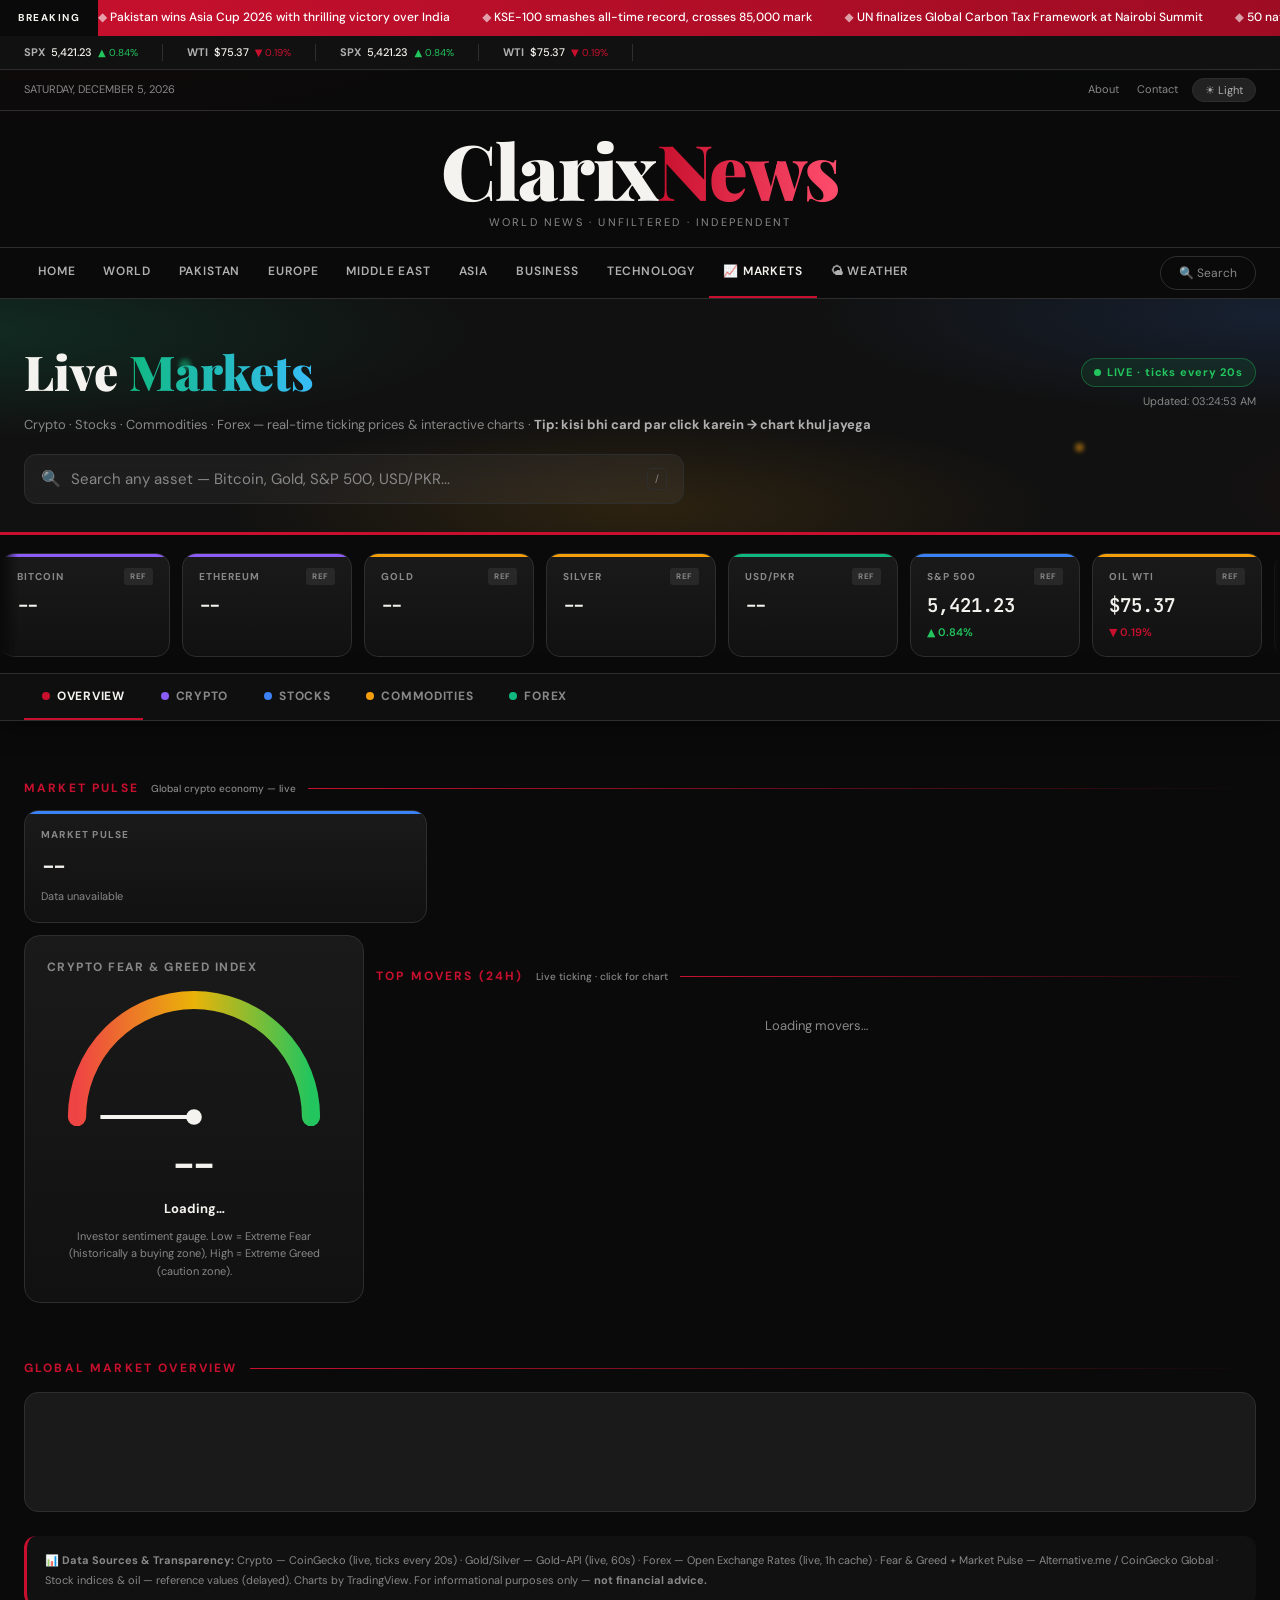
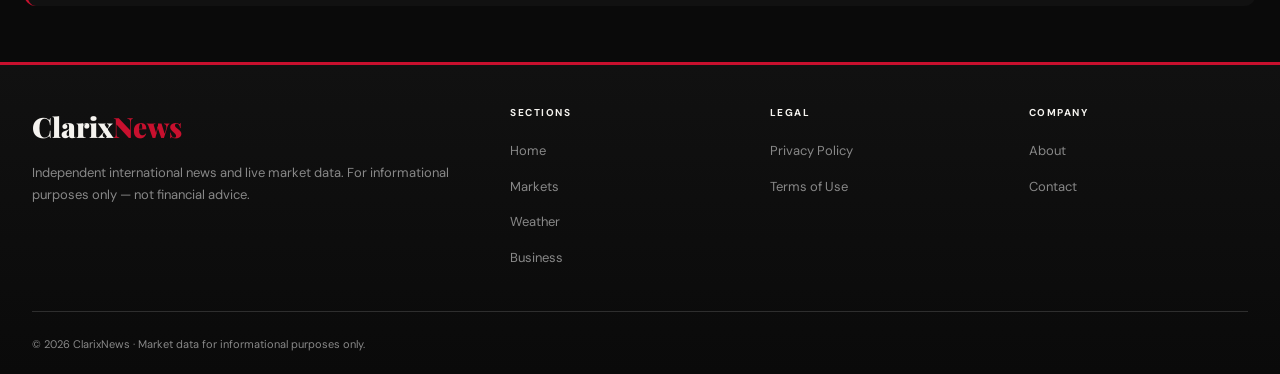
<file: markets.html>
<!DOCTYPE html>
<html lang="en" data-theme="dark">
<head>
  <meta charset="UTF-8" />
  <meta name="viewport" content="width=device-width, initial-scale=1.0" />
  <title>Markets – Live Prices, Charts & Analysis | ClarixNews</title>
  <meta name="description" content="Real-time crypto, stocks, commodities & forex with live-ticking prices, interactive charts, Fear & Greed Index, market pulse and smart asset search." />
  <meta name="robots" content="index, follow, max-image-preview:large" />
  <link rel="canonical" href="https://clarixnews.vercel.app/markets.html" />
  <meta name="theme-color" content="#0a0a0a" />
  <meta property="og:type" content="website" />
  <meta property="og:url" content="https://clarixnews.vercel.app/markets.html" />
  <meta property="og:title" content="Live Markets – ClarixNews" />
  <meta property="og:description" content="Real-time market data with live-ticking prices, interactive charts, market pulse and smart search." />
  <meta property="og:image" content="https://clarixnews.vercel.app/og-image.png" />
  <meta property="og:site_name" content="ClarixNews" />
  <meta name="twitter:card" content="summary_large_image" />
  <meta name="twitter:site" content="@ClarixNews" />
  <meta name="twitter:title" content="Live Markets – ClarixNews" />
  <meta name="twitter:image" content="https://clarixnews.vercel.app/og-image.png" />
  <script type="application/ld+json">
  {
    "@context": "https://schema.org",
    "@type": "WebPage",
    "name": "ClarixNews Markets",
    "url": "https://clarixnews.vercel.app/markets.html",
    "description": "Live market data for crypto, stocks, commodities and forex with interactive charts.",
    "provider": { "@type": "NewsMediaOrganization", "name": "ClarixNews", "url": "https://clarixnews.vercel.app" }
  }
  </script>
  <link rel="icon" type="image/x-icon" href="favicon.ico" />
  <link rel="icon" type="image/svg+xml" href="favicon.svg" />
  <link rel="apple-touch-icon" sizes="180x180" href="apple-touch-icon.png" />
  <link rel="icon" type="image/png" sizes="192x192" href="icon-192.png" />
  <link rel="icon" type="image/png" sizes="512x512" href="icon-512.png" />
  <link rel="manifest" href="site.webmanifest" />
  <link rel="preconnect" href="https://fonts.googleapis.com" />
  <link rel="preconnect" href="https://fonts.gstatic.com" crossorigin />
  <link rel="preconnect" href="https://api.coingecko.com" />
  <link rel="preconnect" href="https://s3.tradingview.com" />
  <link href="https://fonts.googleapis.com/css2?family=Playfair+Display:wght@700;900&family=DM+Sans:wght@300;400;500;600;700&family=JetBrains+Mono:wght@400;500;600&display=swap" rel="stylesheet" />
  <link rel="stylesheet" href="shared.css" />
  <script async src="https://www.googletagmanager.com/gtag/js?id=G-T7B4BGRJFC"></script>
  <script>window.dataLayer=window.dataLayer||[];function gtag(){dataLayer.push(arguments);}gtag('js',new Date());gtag('config','G-T7B4BGRJFC');</script>
  <script async src="https://pagead2.googlesyndication.com/pagead/js/adsbygoogle.js?client=ca-pub-4603226403653034" crossorigin="anonymous"></script>

  <style>
    * { box-sizing: border-box; }
    html { scroll-padding-top: 70px; }
    body {
      background:
        radial-gradient(1100px 480px at 85% -10%, rgba(16,185,129,.07), transparent 60%),
        radial-gradient(900px 420px at 8% -5%, rgba(200,16,46,.06), transparent 60%),
        radial-gradient(700px 380px at 50% 110%, rgba(59,130,246,.05), transparent 60%),
        var(--bg-1);
      color: var(--text-1); font-family: var(--font-sans); overflow-x: hidden;
    }
    @media (prefers-reduced-motion: reduce) {
      *, *::before, *::after { animation-duration: .01ms !important; animation-iteration-count: 1 !important; transition-duration: .01ms !important; }
    }
    .search-overlay { display:none; position:fixed; inset:0; background:rgba(0,0,0,.85); z-index:1000; align-items:flex-start; justify-content:center; padding-top:80px; }
    .search-box { background:var(--bg-2); width:100%; max-width:640px; border-top:3px solid var(--red); }
    .search-header { display:flex; align-items:center; padding:0 20px; border-bottom:1px solid var(--border); }
    .search-header input { flex:1; background:none; border:none; color:var(--text-1); font-size:20px; padding:20px 0; outline:none; font-family:var(--font-sans); }
    .search-header input::placeholder { color:var(--text-3); }
    .search-close { background:none; border:none; color:var(--text-3); font-size:24px; padding:8px; cursor:pointer; }

    /* ── HERO ─ */
    .mk-hero { position:relative; overflow:hidden; background:var(--bg-2); border-bottom:3px solid var(--red); padding:34px 0 28px; }
    .mk-hero::before { content:''; position:absolute; inset:-40%;
      background:
        radial-gradient(38% 42% at 20% 30%, rgba(16,185,129,.16), transparent 60%),
        radial-gradient(34% 40% at 78% 26%, rgba(59,130,246,.14), transparent 60%),
        radial-gradient(30% 38% at 50% 72%, rgba(245,158,11,.12), transparent 60%),
        radial-gradient(26% 34% at 90% 68%, rgba(200,16,46,.10), transparent 60%);
      animation: aurora 18s ease-in-out infinite alternate; pointer-events:none; }
    @keyframes aurora { 0%{transform:translate3d(-3%,-2%,0) scale(1);} 50%{transform:translate3d(2%,3%,0) scale(1.06);} 100%{transform:translate3d(4%,-3%,0) scale(1.02);} }
    .orb { position:absolute; border-radius:50%; filter:blur(2px); opacity:.5; pointer-events:none; animation:floatY 9s ease-in-out infinite; }
    .orb.o1 { width:12px; height:12px; background:#10b981; top:26%; left:14%; }
    .orb.o2 { width:9px; height:9px; background:#f59e0b; top:62%; left:84%; animation-delay:-3s; }
    @keyframes floatY { 0%,100%{transform:translateY(0);} 50%{transform:translateY(-16px);} }
    .mk-hero-inner { position:relative; z-index:2; max-width:1280px; margin:0 auto; padding:0 24px; }
    .mk-hero h1 { font-family:var(--font-display); font-size:clamp(30px,4.4vw,48px); font-weight:900; }
    .mk-hero h1 span { background:linear-gradient(90deg,#10b981,#38bdf8); -webkit-background-clip:text; background-clip:text; color:transparent; }
    .mk-hero .sub { font-size:13px; color:var(--text-3); margin-top:6px; }
    .live-badge { display:inline-flex; align-items:center; gap:6px; background:rgba(34,197,94,.1); border:1px solid rgba(34,197,94,.35); color:#22c55e; font-size:11px; font-weight:700; letter-spacing:.08em; padding:5px 12px; border-radius:20px; }
    .live-dot { width:7px; height:7px; background:#22c55e; border-radius:50%; animation:blink 2s infinite; }
    @keyframes blink { 0%,100%{opacity:1;transform:scale(1);} 50%{opacity:.4;transform:scale(.8);} }

    /* ── SMART SEARCH ── */
    .ms-search-wrap { position:relative; max-width:660px; margin-top:18px; z-index:50; }
    .ms-search-box { display:flex; align-items:center; gap:10px; background:rgba(255,255,255,.05); border:1px solid var(--border); border-radius:12px; padding:0 16px; backdrop-filter:blur(10px); transition:border-color .2s, box-shadow .2s, transform .2s; }
    .ms-search-box:focus-within { border-color:#10b981; box-shadow:0 0 0 4px rgba(16,185,129,.15); transform:translateY(-1px); }
    .ms-search-box input { flex:1; background:none; border:none; outline:none; color:var(--text-1); font-size:15px; padding:14px 0; font-family:var(--font-sans); }
    .ms-search-box input::placeholder { color:var(--text-3); }
    .ms-kbd { font-size:10px; color:var(--text-3); border:1px solid var(--border); border-radius:4px; padding:2px 7px; }
    .ms-sugg { position:absolute; top:calc(100% + 8px); left:0; right:0; background:var(--bg-2); border:1px solid var(--border); border-radius:12px; z-index:400; display:none; max-height:380px; overflow-y:auto; box-shadow:0 20px 50px rgba(0,0,0,.55); }
    .ms-sugg.open { display:block; animation:popIn .18s ease; }
    @keyframes popIn { from{opacity:0; transform:translateY(-6px) scale(.99);} to{opacity:1; transform:none;} }
    .ms-item { display:flex; align-items:center; gap:12px; padding:12px 14px; cursor:pointer; border-bottom:1px solid var(--border); transition:background .12s; }
    .ms-item:last-child { border-bottom:none; }
    .ms-item:hover, .ms-item.active { background:var(--bg-3); }
    .ms-ico { width:34px; height:34px; border-radius:50%; display:flex; align-items:center; justify-content:center; font-size:15px; font-weight:700; color:#fff; flex-shrink:0; }
    .ms-name { font-size:14px; font-weight:600; }
    .ms-sym { font-size:11px; color:var(--text-3); }
    .ms-right { margin-left:auto; text-align:right; }
    .ms-price { font-family:'JetBrains Mono',monospace; font-size:13px; font-weight:600; }
    .ms-type { font-size:9px; font-weight:700; letter-spacing:.08em; text-transform:uppercase; padding:2px 7px; border-radius:3px; }
    .t-crypto { background:rgba(139,92,246,.15); color:#a78bfa; }
    .t-index { background:rgba(59,130,246,.15); color:#60a5fa; }
    .t-commodity { background:rgba(245,158,11,.15); color:#fbbf24; }
    .t-forex { background:rgba(16,185,129,.15); color:#34d399; }
    .ms-empty { padding:18px; text-align:center; font-size:13px; color:var(--text-3); }

    /* ── RAILS (no orphan blanks!) ── */
    .rail { display:flex; gap:12px; overflow-x:auto; padding:2px 2px 10px; scroll-snap-type:x proximity; scrollbar-width:none;
      -webkit-mask-image:linear-gradient(90deg,transparent,#000 18px,#000 calc(100% - 18px),transparent);
      mask-image:linear-gradient(90deg,transparent,#000 18px,#000 calc(100% - 18px),transparent); }
    .rail::-webkit-scrollbar { display:none; }
    .rail > * { flex-shrink:0; scroll-snap-align:start; }
    .rail-pad { max-width:1280px; margin:0 auto; padding:18px 24px 4px; }

    /* ── STATS RIBBON ── */
    .stat-card { min-width:170px; background:linear-gradient(180deg,var(--bg-3),var(--bg-2)); border:1px solid var(--border); border-radius:14px; padding:14px 16px; cursor:pointer; position:relative; overflow:hidden; transition:transform .2s, box-shadow .2s, border-color .2s; }
    .stat-card::before { content:''; position:absolute; top:0; left:0; right:0; height:3px; background:var(--acc,#3b82f6); }
    .stat-card:hover { transform:translateY(-4px); box-shadow:0 14px 30px rgba(0,0,0,.4); border-color:var(--acc); }
    .stat-label { font-size:10px; font-weight:700; letter-spacing:.1em; text-transform:uppercase; color:var(--text-3); display:flex; justify-content:space-between; align-items:center; gap:6px; }
    .stat-val { font-family:'JetBrains Mono',monospace; font-size:19px; font-weight:600; margin-top:6px; }
    .stat-chg { font-size:11px; font-weight:600; margin-top:3px; }
    .up { color:#22c55e; } .down { color:var(--red); }
    .tag-live, .tag-ref { font-size:8px; font-weight:700; letter-spacing:.08em; padding:2px 6px; border-radius:3px; white-space:nowrap; }
    .tag-live { background:rgba(34,197,94,.15); color:#22c55e; }
    .tag-ref { background:rgba(136,136,136,.15); color:var(--text-3); }

    /* ── TICK FLASH ── */
    .tick-up { animation:tickUp .8s ease; }
    .tick-down { animation:tickDown .8s ease; }
    @keyframes tickUp { 0%{box-shadow:0 0 0 2px rgba(34,197,94,.75), 0 0 26px rgba(34,197,94,.4); background-color:rgba(34,197,94,.20);} 100%{box-shadow:none; background-color:transparent;} }
    @keyframes tickDown { 0%{box-shadow:0 0 0 2px rgba(239,68,68,.75), 0 0 26px rgba(239,68,68,.4); background-color:rgba(239,68,68,.18);} 100%{box-shadow:none; background-color:transparent;} }

    /* ── TABS ── */
    .mk-tabs-wrap { background:rgba(17,17,17,.92); backdrop-filter:blur(10px); border-bottom:1px solid var(--border); border-top:1px solid var(--border); position:sticky; top:0; z-index:120; margin-top:12px; box-shadow:0 8px 24px rgba(0,0,0,.35); }
    .mk-tabs { max-width:1280px; margin:0 auto; padding:0 24px; display:flex; overflow-x:auto; scrollbar-width:none; }
    .mk-tabs::-webkit-scrollbar { display:none; }
    .mk-tab { display:flex; align-items:center; gap:7px; padding:14px 18px; font-size:12px; font-weight:700; letter-spacing:.06em; text-transform:uppercase; color:var(--text-3); cursor:pointer; border:none; border-bottom:2px solid transparent; white-space:nowrap; transition:all .2s; background:none; }
    .mk-tab .dot { width:8px; height:8px; border-radius:50%; }
    .mk-tab.active, .mk-tab:hover { color:var(--text-1); border-bottom-color:var(--red); }

    /* ── LAYOUT ── */
    .mk-container { max-width:1280px; margin:0 auto; padding:20px 24px 8px; }
    .section-label { display:flex; align-items:center; gap:12px; margin:24px 0 12px; }
    .section-label h2 { font-size:12px; font-weight:700; letter-spacing:.18em; text-transform:uppercase; color:var(--red); white-space:nowrap; }
    .section-label::after { content:''; flex:1; height:1px; background:linear-gradient(90deg,var(--red),transparent); }
    .section-hint { font-size:10px; color:var(--text-3); font-weight:500; letter-spacing:0; text-transform:none; white-space:nowrap; }
    .tab-content { display:none; }
    .tab-content.active { display:block; animation:fadeUp .3s ease; }
    @keyframes fadeUp { from{opacity:0; transform:translateY(8px);} to{opacity:1; transform:none;} }
    .reveal { opacity:0; transform:translateY(14px); transition:opacity .6s ease, transform .6s ease; }
    .reveal.in { opacity:1; transform:none; }

    /* ── OVERVIEW ── */
    .pulse-grid { display:grid; grid-template-columns:repeat(3,1fr); gap:12px; }
    .pulse-card { background:linear-gradient(180deg,var(--bg-3),var(--bg-2)); border:1px solid var(--border); border-radius:14px; padding:16px; position:relative; overflow:hidden; }
    .pulse-card::before { content:''; position:absolute; top:0; left:0; right:0; height:3px; background:var(--acc,#3b82f6); }
    .pulse-label { font-size:10px; font-weight:700; letter-spacing:.12em; text-transform:uppercase; color:var(--text-3); }
    .pulse-val { font-family:'JetBrains Mono',monospace; font-size:22px; font-weight:600; margin-top:6px; }
    .pulse-sub { font-size:11px; color:var(--text-3); margin-top:4px; }
    .ov-grid { display:grid; grid-template-columns:340px 1fr; gap:12px; margin-top:12px; }
    .fng-card { background:linear-gradient(180deg,var(--bg-3),var(--bg-2)); border:1px solid var(--border); border-radius:16px; padding:22px; }
    .fng-card h3 { font-size:12px; font-weight:700; letter-spacing:.12em; text-transform:uppercase; color:var(--text-3); margin-bottom:10px; }
    #fngNeedle { transition:transform .9s cubic-bezier(.2,.8,.2,1); transform-origin:100px 100px; }
    .fng-value { font-family:'JetBrains Mono',monospace; font-size:40px; font-weight:600; }
    .fng-class { font-size:13px; font-weight:700; margin-top:2px; }
    .fng-sub { font-size:11px; color:var(--text-3); margin-top:8px; line-height:1.6; }
    .movers-grid { display:grid; grid-template-columns:repeat(3,1fr); gap:12px; }
    .mover { background:linear-gradient(180deg,var(--bg-3),var(--bg-2)); border:1px solid var(--border); border-radius:14px; padding:16px; cursor:pointer; transition:transform .2s, box-shadow .2s, border-color .2s; position:relative; overflow:hidden; }
    .mover::before { content:''; position:absolute; top:0; left:0; right:0; height:3px; background:#8b5cf6; }
    .mover:hover { transform:translateY(-4px); box-shadow:0 14px 30px rgba(0,0,0,.4); border-color:rgba(139,92,246,.5); }
    .mover .top { display:flex; justify-content:space-between; align-items:center; }
    .mover .nm { font-size:13px; font-weight:700; }
    .mover .sym { font-size:10px; color:var(--text-3); }
    .mover .px { font-family:'JetBrains Mono',monospace; font-size:17px; font-weight:600; margin-top:8px; }
    .mover .spark { height:36px; margin-top:8px; }
    .badge { font-size:10px; font-weight:700; padding:3px 8px; border-radius:4px; white-space:nowrap; }
    .badge.up { background:rgba(34,197,94,.15); color:#22c55e; }
    .badge.down { background:rgba(200,16,46,.15); color:var(--red); }

    /* ── CARDS & TABLES ── */
    .price-card { min-width:205px; background:linear-gradient(180deg,var(--bg-3),var(--bg-2)); border:1px solid var(--border); border-radius:14px; padding:16px; cursor:pointer; position:relative; overflow:hidden; transition:transform .2s, box-shadow .2s, border-color .2s; }
    .price-card::before { content:''; position:absolute; top:0; left:0; right:0; height:3px; background:var(--acc,#3b82f6); }
    .price-card:hover { transform:translateY(-4px); box-shadow:0 14px 30px rgba(0,0,0,.4); border-color:var(--acc); }
    .pc-head { display:flex; justify-content:space-between; align-items:flex-start; gap:8px; }
    .pc-name { font-size:13px; font-weight:700; }
    .pc-sym { font-size:10px; color:var(--text-3); margin-top:2px; }
    .pc-price { font-family:'JetBrains Mono',monospace; font-size:20px; font-weight:600; margin-top:10px; }
    .pc-sub { font-size:10px; color:var(--text-3); margin-top:5px; line-height:1.5; }
    .pc-chg { font-size:12px; font-weight:600; margin-top:4px; }
    .pc-spark { height:38px; margin-top:10px; }
    .pc-tap { font-size:9px; font-weight:700; letter-spacing:.08em; color:var(--red); margin-top:8px; opacity:0; transition:opacity .2s; }
    .price-card:hover .pc-tap { opacity:1; }

    .mk-table-wrap { overflow-x:auto; background:var(--bg-3); border:1px solid var(--border); border-radius:14px; }
    .mk-table { width:100%; border-collapse:collapse; font-size:13px; min-width:760px; }
    .mk-table th { background:var(--bg-2); padding:11px 14px; text-align:left; font-size:10px; font-weight:700; letter-spacing:.1em; text-transform:uppercase; color:var(--text-3); border-bottom:1px solid var(--border); white-space:nowrap; }
    .mk-table td { padding:12px 14px; border-bottom:1px solid var(--border); vertical-align:middle; }
    .mk-table tbody tr { cursor:pointer; transition:background .12s; }
    .mk-table tbody tr:hover { background:var(--bg-4); }
    .mk-table tbody tr:last-child td { border-bottom:none; }
    .asset-col { display:flex; align-items:center; gap:10px; }
    .asset-ico { width:32px; height:32px; border-radius:50%; display:flex; align-items:center; justify-content:center; font-size:13px; font-weight:700; color:#fff; flex-shrink:0; }
    .price-cell { font-family:'JetBrains Mono',monospace; font-weight:600; }
    .chart-link { color:var(--red); font-size:11px; font-weight:700; white-space:nowrap; }
    .tv-box { background:var(--bg-3); border:1px solid var(--border); border-radius:14px; padding:4px; margin-top:14px; min-height:120px; overflow:hidden; }

    /* ── CHART MODAL ── */
    .chart-modal { display:none; position:fixed; inset:0; background:rgba(0,0,0,.92); z-index:2000; align-items:center; justify-content:center; padding:16px; backdrop-filter:blur(4px); }
    .chart-modal.open { display:flex; }
    .chart-box { background:#131722; width:100%; max-width:960px; border-radius:12px; overflow:hidden; border:1px solid #2a2e39; display:flex; flex-direction:column; max-height:92vh; }
    .chart-top { display:flex; align-items:center; border-bottom:1px solid #2a2e39; }
    .chart-info { padding:14px 20px; flex:1; }
    .chart-name { font-family:var(--font-display); font-size:20px; font-weight:700; color:#fff; }
    .chart-price-row { display:flex; align-items:baseline; gap:12px; margin-top:2px; }
    .chart-price { font-family:'JetBrains Mono',monospace; font-size:24px; color:#fff; }
    .chart-chg { font-size:13px; font-weight:700; }
    .chart-close { background:none; border:none; color:#888; font-size:22px; cursor:pointer; padding:14px 20px; }
    .chart-close:hover { color:#fff; }
    .range-bar { display:flex; gap:6px; padding:10px 20px; border-bottom:1px solid #2a2e39; background:#0f1420; overflow-x:auto; }
    .crt { padding:5px 13px; background:transparent; border:1px solid #2a2e39; font-size:11px; font-weight:700; color:#888; cursor:pointer; border-radius:6px; transition:all .15s; }
    .crt.active, .crt:hover { background:var(--red); border-color:var(--red); color:#fff; }
    .chart-frame { width:100%; flex:1; border:none; min-height:440px; }

    .sources { border-radius:12px; background:var(--bg-2); border-left:3px solid var(--red); padding:15px 18px; margin-top:24px; font-size:11px; color:var(--text-3); line-height:1.8; }
    .loading-shimmer { background:linear-gradient(90deg,var(--bg-3) 25%,var(--bg-4) 50%,var(--bg-3) 75%); background-size:200% 100%; animation:shimmer 1.4s infinite; border-radius:4px; }
    @keyframes shimmer { 0%{background-position:200% 0} 100%{background-position:-200% 0} }

    @media(max-width:900px){ .ov-grid{grid-template-columns:1fr;} .movers-grid{grid-template-columns:1fr 1fr;} .pulse-grid{grid-template-columns:1fr;} }
    @media(max-width:600px){ .movers-grid{grid-template-columns:1fr;} .mk-container{padding:16px 14px 6px;} .chart-frame{min-height:320px;} .rail-pad{padding:14px 14px 2px;} }
  </style>
</head>
<body>

<!-- CHART MODAL -->
<div class="chart-modal" id="chartModal">
  <div class="chart-box">
    <div class="chart-top">
      <div class="chart-info">
        <div class="chart-name" id="chartName">Bitcoin</div>
        <div class="chart-price-row">
          <div class="chart-price" id="chartPrice">--</div>
          <div class="chart-chg" id="chartChg">--</div>
        </div>
      </div>
      <button class="chart-close" onclick="closeChart()" aria-label="Close chart">✕</button>
    </div>
    <div class="range-bar">
      <button class="crt active" onclick="setRange('1D',this)">1D</button>
      <button class="crt" onclick="setRange('1W',this)">1W</button>
      <button class="crt" onclick="setRange('1M',this)">1M</button>
      <button class="crt" onclick="setRange('3M',this)">3M</button>
      <button class="crt" onclick="setRange('6M',this)">6M</button>
      <button class="crt" onclick="setRange('1Y',this)">1Y</button>
    </div>
    <iframe class="chart-frame" id="chartFrame" src="" frameborder="0" allowtransparency="true"></iframe>
  </div>
</div>

<!-- BREAKING TICKER -->
<div class="ticker-bar"><div class="ticker-label">Breaking</div><div class="ticker-track"><div class="ticker-inner"><span>Pakistan wins Asia Cup 2026 with thrilling victory over India</span><span>KSE-100 smashes all-time record, crosses 85,000 mark</span><span>UN finalizes Global Carbon Tax Framework at Nairobi Summit</span><span>50 nations sign historic Global AI Safety Treaty</span><span>Pakistan wins Asia Cup 2026 with thrilling victory over India</span><span>KSE-100 smashes all-time record, crosses 85,000 mark</span><span>UN finalizes Global Carbon Tax Framework at Nairobi Summit</span><span>50 nations sign historic Global AI Safety Treaty</span></div></div></div>

<!-- LIVE MINI TICKER -->
<div class="stocks-bar"><div class="stocks-inner" id="mkTickerInner"><div class="stock-item"><span class="stock-name">Loading live prices</span><span class="stock-val" style="color:var(--text-3)">⟳</span></div></div></div>

<!-- TOP BAR -->
<div class="top-bar"><div class="top-bar-inner"><div class="top-bar-left"><span id="currentDate"></span></div><div style="display:flex;align-items:center;gap:14px;"><div class="top-bar-links"><a href="about.html">About</a><a href="contact.html">Contact</a></div><button class="theme-toggle" id="themeBtn" onclick="toggleTheme()">☀ Light</button></div></div></div>

<!-- HEADER -->
<header><div class="logo"><a href="index.html">Clarix<span>News</span></a></div><div class="tagline">World News · Unfiltered · Independent</div></header>

<!-- NAV -->
<nav class="main-nav"><div class="nav-inner"><button class="mobile-nav-btn" id="mobileNavBtn">☰</button><ul class="nav-links" id="navLinks"><li><a href="index.html">Home</a></li><li><a href="category.html?cat=world">World</a></li><li><a href="category.html?cat=pakistan">Pakistan</a></li><li><a href="category.html?cat=europe">Europe</a></li><li><a href="category.html?cat=middleeast">Middle East</a></li><li><a href="category.html?cat=asia">Asia</a></li><li><a href="category.html?cat=business">Business</a></li><li><a href="category.html?cat=tech">Technology</a></li><li><a href="markets.html" class="active">📈 Markets</a></li><li><a href="weather.html">🌤 Weather</a></li></ul><div class="nav-right"><button class="search-btn" id="searchBtn">🔍 Search</button></div></div></nav>

<!-- NEWS SEARCH OVERLAY -->
<div class="search-overlay" id="searchOverlay"><div class="search-box"><form class="search-header" id="searchForm"><input type="text" id="searchInput" placeholder="Search ClarixNews..." autocomplete="off"/><button type="button" class="search-close" id="searchClose">✕</button></form></div></div>

<!-- HERO -->
<div class="mk-hero">
  <span class="orb o1"></span><span class="orb o2"></span>
  <div class="mk-hero-inner">
    <div style="display:flex;align-items:center;justify-content:space-between;flex-wrap:wrap;gap:12px;">
      <div>
        <h1>Live <span>Markets</span></h1>
        <div class="sub">Crypto · Stocks · Commodities · Forex — real-time ticking prices & interactive charts · <strong style="color:var(--text-2)">Tip: kisi bhi card par click karein → chart khul jayega</strong></div>
      </div>
      <div style="text-align:right;">
        <div class="live-badge"><span class="live-dot"></span> LIVE · ticks every 20s</div>
        <div style="font-size:11px;color:var(--text-3);margin-top:6px;">Updated: <span id="lastUpdate">--:--:--</span></div>
      </div>
    </div>
    <div class="ms-search-wrap">
      <div class="ms-search-box">
        <span style="opacity:.65">🔍</span>
        <input type="text" id="msInput" placeholder="Search any asset — Bitcoin, Gold, S&P 500, USD/PKR..." autocomplete="off" />
        <span class="ms-kbd">/</span>
      </div>
      <div class="ms-sugg" id="msSugg"></div>
    </div>
  </div>
</div>

<!-- STATS RIBBON (rail — no blanks) -->
<div class="rail rail-pad" id="statsRibbon"></div>

<!-- TABS -->
<div class="mk-tabs-wrap">
  <div class="mk-tabs">
    <button class="mk-tab active" onclick="showTab('overview',this)"><span class="dot" style="background:var(--red)"></span>Overview</button>
    <button class="mk-tab" onclick="showTab('crypto',this)"><span class="dot" style="background:#8b5cf6"></span>Crypto</button>
    <button class="mk-tab" onclick="showTab('stocks',this)"><span class="dot" style="background:#3b82f6"></span>Stocks</button>
    <button class="mk-tab" onclick="showTab('commodities',this)"><span class="dot" style="background:#f59e0b"></span>Commodities</button>
    <button class="mk-tab" onclick="showTab('forex',this)"><span class="dot" style="background:#10b981"></span>Forex</button>
  </div>
</div>

<main>
<div class="mk-container">

  <!-- OVERVIEW -->
  <div id="tab-overview" class="tab-content active">
    <div class="section-label" style="margin-top:6px;"><h2>Market Pulse</h2><span class="section-hint">Global crypto economy — live</span></div>
    <div class="pulse-grid reveal" id="pulseGrid"></div>
    <div class="ov-grid reveal">
      <div class="fng-card">
        <h3>Crypto Fear & Greed Index</h3>
        <svg viewBox="0 0 200 112" style="width:100%;max-width:260px;display:block;margin:0 auto;">
          <defs><linearGradient id="fngGrad" x1="0" y1="0" x2="1" y2="0">
            <stop offset="0" stop-color="#ef4444"/><stop offset=".5" stop-color="#eab308"/><stop offset="1" stop-color="#22c55e"/>
          </linearGradient></defs>
          <path d="M10 100 A90 90 0 0 1 190 100" fill="none" stroke="url(#fngGrad)" stroke-width="14" stroke-linecap="round"/>
          <line id="fngNeedle" x1="100" y1="100" x2="100" y2="28" stroke="var(--text-1)" stroke-width="3" style="transform:rotate(-90deg);"/>
          <circle cx="100" cy="100" r="6" fill="var(--text-1)"/>
        </svg>
        <div style="text-align:center;">
          <div class="fng-value" id="fngValue">--</div>
          <div class="fng-class" id="fngClass">Loading…</div>
          <div class="fng-sub">Investor sentiment gauge. Low = Extreme Fear (historically a buying zone), High = Extreme Greed (caution zone).</div>
        </div>
      </div>
      <div>
        <div class="section-label" style="margin-top:0;"><h2>Top Movers (24h)</h2><span class="section-hint">Live ticking · click for chart</span></div>
        <div class="movers-grid" id="moversGrid"></div>
      </div>
    </div>
    <div class="section-label"><h2>Global Market Overview</h2></div>
    <div class="tv-box" id="tvOverview"></div>
  </div>

  <!-- CRYPTO -->
  <div id="tab-crypto" class="tab-content">
    <div class="section-label" style="margin-top:6px;"><h2>Cryptocurrency — Live Prices</h2><span class="section-hint">Scroll sideways → · click card for chart</span></div>
    <div class="rail" id="cryptoGrid"></div>
    <div class="section-label"><h2>Market Table</h2></div>
    <div class="mk-table-wrap">
      <table class="mk-table">
        <thead><tr><th>#</th><th>Asset</th><th>Price</th><th>24h</th><th>7d</th><th>Market Cap</th><th>Volume (24h)</th><th>Trend</th><th>Chart</th></tr></thead>
        <tbody id="cryptoTable"></tbody>
      </table>
    </div>
    <div class="tv-box" id="tvCrypto"></div>
  </div>

  <!-- STOCKS -->
  <div id="tab-stocks" class="tab-content">
    <div class="section-label" style="margin-top:6px;"><h2>Global Stock Indices</h2><span class="section-hint">Delayed reference values · click for chart</span></div>
    <div class="rail" id="stocksGrid"></div>
    <div class="section-label"><h2>Indices Table</h2></div>
    <div class="mk-table-wrap">
      <table class="mk-table">
        <thead><tr><th>#</th><th>Index</th><th>Value</th><th>Change</th><th>% Change</th><th>Region</th><th>Chart</th></tr></thead>
        <tbody id="stocksTable"></tbody>
      </table>
    </div>
    <div class="tv-box" id="tvStocks"></div>
  </div>

  <!-- COMMODITIES -->
  <div id="tab-commodities" class="tab-content">
    <div class="section-label" style="margin-top:6px;"><h2>Commodities — Live & Reference</h2><span class="section-hint">Gold/Silver live · click for chart</span></div>
    <div class="rail" id="comGrid"></div>
    <div class="tv-box" id="tvCom1"></div>
    <div class="tv-box" id="tvCom2"></div>
  </div>

  <!-- FOREX -->
  <div id="tab-forex" class="tab-content">
    <div class="section-label" style="margin-top:6px;"><h2>Exchange Rates — Live</h2><span class="section-hint">Updated hourly · click for chart</span></div>
    <div class="rail" id="fxGrid"></div>
    <div class="section-label"><h2>Currency Heatmap</h2></div>
    <div class="tv-box" id="tvForexHeat"></div>
    <div class="tv-box" id="tvForexChart"></div>
  </div>

  <div class="sources">
    <strong>📊 Data Sources & Transparency:</strong> Crypto — CoinGecko (live, ticks every 20s) · Gold/Silver — Gold-API (live, 60s) · Forex — Open Exchange Rates (live, 1h cache) · Fear & Greed + Market Pulse — Alternative.me / CoinGecko Global · Stock indices & oil — reference values (delayed). Charts by TradingView. For informational purposes only — <strong>not financial advice.</strong>
  </div>

</div>
</main>

<!-- FOOTER -->
<footer><div class="container"><div class="footer-grid"><div><div class="footer-logo">Clarix<span>News</span></div><div class="footer-desc">Independent international news and live market data. For informational purposes only — not financial advice.</div></div><div class="footer-col"><h4>Sections</h4><ul><li><a href="index.html">Home</a></li><li><a href="markets.html">Markets</a></li><li><a href="weather.html">Weather</a></li><li><a href="category.html?cat=business">Business</a></li></ul></div><div class="footer-col"><h4>Legal</h4><ul><li><a href="privacy.html">Privacy Policy</a></li><li><a href="terms.html">Terms of Use</a></li></ul></div><div class="footer-col"><h4>Company</h4><ul><li><a href="about.html">About</a></li><li><a href="contact.html">Contact</a></li></ul></div></div><div class="footer-bottom"><div>© 2026 ClarixNews · Market data for informational purposes only.</div></div></div></footer>

<button class="scroll-top" id="scrollTop">↑</button>

<script src="shared.js"></script>
<script>
/* cache */
var cache={
  get:function(k){try{var v=JSON.parse(localStorage.getItem('mk7_'+k));if(v&&Date.now()-v.t<v.ttl)return v.d}catch(e){}return null},
  set:function(k,d,ttl){try{localStorage.setItem('mk7_'+k,JSON.stringify({t:Date.now(),ttl:ttl,d:d}))}catch(e){}}
};
async function getJSON(url,key,ttl){
  var c=cache.get(key); if(c)return c;
  try{var r=await fetch(url);if(!r.ok)throw 0;var d=await r.json();cache.set(key,d,ttl);return d}catch(e){return null}
}

/* asset universe — FIXED TradingView symbols */
var ASSETS=[
  {id:'bitcoin',name:'Bitcoin',sym:'BTC',type:'crypto',tv:'BITSTAMP:BTCUSD',cg:'bitcoin',icon:'₿',color:'#F7931A'},
  {id:'ethereum',name:'Ethereum',sym:'ETH',type:'crypto',tv:'BITSTAMP:ETHUSD',cg:'ethereum',icon:'Ξ',color:'#627EEA'},
  {id:'binancecoin',name:'BNB',sym:'BNB',type:'crypto',tv:'BINANCE:BNBUSDT',cg:'binancecoin',icon:'B',color:'#F3BA2F'},
  {id:'solana',name:'Solana',sym:'SOL',type:'crypto',tv:'BINANCE:SOLUSDT',cg:'solana',icon:'S',color:'#9945FF'},
  {id:'ripple',name:'XRP',sym:'XRP',type:'crypto',tv:'BINANCE:XRPUSDT',cg:'ripple',icon:'X',color:'#00AAE4'},
  {id:'cardano',name:'Cardano',sym:'ADA',type:'crypto',tv:'BINANCE:ADAUSDT',cg:'cardano',icon:'A',color:'#0033AD'},
  {id:'dogecoin',name:'Dogecoin',sym:'DOGE',type:'crypto',tv:'BINANCE:DOGEUSDT',cg:'dogecoin',icon:'D',color:'#C2A633'},
  {id:'toncoin',name:'Toncoin',sym:'TON',type:'crypto',tv:'BINANCE:TONUSDT',cg:'toncoin',icon:'T',color:'#0098EA'},
  {id:'polkadot',name:'Polkadot',sym:'DOT',type:'crypto',tv:'BINANCE:DOTUSDT',cg:'polkadot',icon:'P',color:'#E6007A'},
  {id:'avalanche-2',name:'Avalanche',sym:'AVAX',type:'crypto',tv:'BINANCE:AVAXUSDT',cg:'avalanche-2',icon:'A',color:'#E84142'},
  {id:'spx',name:'S&P 500',sym:'SPX',type:'index',tv:'FOREXCOM:SPXUSD',icon:'📈',color:'#3b82f6',ref:'5,421.23',refPct:0.84,region:'USA',chg:'+45.21'},
  {id:'ndx',name:'NASDAQ 100',sym:'NDX',type:'index',tv:'FOREXCOM:NSXUSD',icon:'📈',color:'#3b82f6',ref:'19,453.08',refPct:1.12,region:'USA',chg:'+215.67'},
  {id:'dji',name:'Dow Jones',sym:'DJI',type:'index',tv:'FOREXCOM:DJI',icon:'📈',color:'#3b82f6',ref:'39,872.15',refPct:0.56,region:'USA',chg:'+221.43'},
  {id:'ukx',name:'FTSE 100',sym:'UKX',type:'index',tv:'INDEX:UKX',icon:'📈',color:'#3b82f6',ref:'8,241.30',refPct:-0.23,region:'UK',chg:'-19.12'},
  {id:'deu40',name:'DAX 40',sym:'DEU40',type:'index',tv:'INDEX:DEU40',icon:'📈',color:'#3b82f6',ref:'24,985.82',refPct:-0.16,region:'Germany',chg:'-40.98'},
  {id:'nky',name:'Nikkei 225',sym:'NKY',type:'index',tv:'INDEX:NKY',icon:'📈',color:'#3b82f6',ref:'71,250.06',refPct:0.28,region:'Japan',chg:'+196.57'},
  {id:'kse100',name:'KSE-100',sym:'KSE100',type:'index',tv:'KSE:KSE100',icon:'📈',color:'#15803d',ref:'85,412',refPct:2.34,region:'Pakistan',chg:'+1,967'},
  {id:'sensex',name:'Sensex',sym:'BSE',type:'index',tv:'BSE:SENSEX',icon:'📈',color:'#f97316',ref:'81,224.30',refPct:0.67,region:'India',chg:'+541.23'},
  {id:'gold',name:'Gold',sym:'XAU/USD',type:'commodity',tv:'TVC:GOLD',icon:'🥇',color:'#f59e0b'},
  {id:'silver',name:'Silver',sym:'XAG/USD',type:'commodity',tv:'TVC:SILVER',icon:'🥈',color:'#94a3b8'},
  {id:'wti',name:'Oil WTI',sym:'WTI',type:'commodity',tv:'NYMEX:CL1!',icon:'🛢️',color:'#374151',ref:'$75.37',refPct:-0.19},
  {id:'brent',name:'Oil Brent',sym:'BRENT',type:'commodity',tv:'NYMEX:BRN1!',icon:'🛢️',color:'#1f2937',ref:'$79.26',refPct:-1.38},
  {id:'natgas',name:'Natural Gas',sym:'NG',type:'commodity',tv:'NYMEX:NG1!',icon:'🔥',color:'#4b5563',ref:'$3.21',refPct:-2.14},
  {id:'copper',name:'Copper',sym:'HG',type:'commodity',tv:'COMEX:HG1!',icon:'🔶',color:'#b45309',ref:'$4.52',refPct:0.31},
  {id:'pkr',name:'USD/PKR',sym:'PKR',type:'forex',tv:'FX_IDC:USDPKR',icon:'₨',color:'#10b981'},
  {id:'eur',name:'EUR/USD',sym:'EUR',type:'forex',tv:'FX:EURUSD',icon:'€',color:'#3b82f6'},
  {id:'gbp',name:'GBP/USD',sym:'GBP',type:'forex',tv:'FX:GBPUSD',icon:'£',color:'#6366f1'},
  {id:'jpy',name:'USD/JPY',sym:'JPY',type:'forex',tv:'FX:USDJPY',icon:'¥',color:'#ef4444'},
  {id:'sar',name:'USD/SAR',sym:'SAR',type:'forex',tv:'OANDA:USDSAR',icon:'',color:'#f59e0b'},
  {id:'aed',name:'USD/AED',sym:'AED',type:'forex',tv:'OANDA:USDAED',icon:'🌍',color:'#8b5cf6'},
  {id:'cny',name:'USD/CNY',sym:'CNY',type:'forex',tv:'FX:USDCNY',icon:'🌍',color:'#dc2626'},
  {id:'inr',name:'USD/INR',sym:'INR',type:'forex',tv:'FX:USDINR',icon:'🌍',color:'#f97316'}
];
var liveMap={};
var prevPrice={};

/* helpers */
function fmtP(n){
  if(n==null)return '--';
  if(n>=1e12)return '$'+(n/1e12).toFixed(2)+'T';
  if(n>=1e9)return '$'+(n/1e9).toFixed(2)+'B';
  if(n>=1e6)return '$'+(n/1e6).toFixed(2)+'M';
  if(n>=1000)return '$'+n.toLocaleString('en-US',{maximumFractionDigits:2});
  if(n>=1)return '$'+n.toFixed(2);
  return '$'+n.toFixed(4);
}
function spark(prices,color){
  if(!prices||prices.length<2)return '<svg viewBox="0 0 80 30"></svg>';
  var min=Math.min.apply(null,prices),max=Math.max.apply(null,prices),range=max-min||1;
  var pts=prices.map(function(p,i){return ((i/(prices.length-1))*78+1)+','+(28-((p-min)/range)*26);}).join(' ');
  return '<svg viewBox="0 0 80 30" preserveAspectRatio="none" style="width:100%;height:100%;"><polygon points="1,29 '+pts+' 79,29" fill="'+color+'" opacity="0.12"/><polyline points="'+pts+'" fill="none" stroke="'+color+'" stroke-width="1.5"/></svg>';
}
function chgBadge(p){var u=p>=0;return '<span class="badge '+(u?'up':'down')+'">'+(u?'▲':'▼')+' '+Math.abs(p).toFixed(2)+'%</span>';}
function chgText(p){var u=p>=0;return '<span class="'+(u?'up':'down')+'">'+(u?'▲':'▼')+' '+Math.abs(p).toFixed(2)+'%</span>';}
function priceFor(a){
  var l=liveMap[a.id];
  if(l)return {p:l.price,pct:l.pct,live:true};
  if(a.ref)return {p:a.ref,pct:a.refPct||0,live:false};
  return null;
}
function findAsset(id){ for(var i=0;i<ASSETS.length;i++){ if(ASSETS[i].id===id)return ASSETS[i]; } return null; }
function openChartById(id){ var a=findAsset(id); if(a)openChartFor(a); }

/* ═══ REAL-TIME TICK ENGINE ═══ */
function applyTick(id,dir){
  var l=liveMap[id]; if(!l)return;
  document.querySelectorAll('[data-asset="'+id+'"]').forEach(function(el){
    var pv=el.querySelector('.pv'); if(pv)pv.textContent=l.price;
    var sv=el.querySelector('.sv'); if(sv)sv.textContent=l.price;
    var pc=el.querySelector('.pc'); if(pc)pc.innerHTML=chgText(l.pct);
    var bd=el.querySelector('.bd'); if(bd)bd.innerHTML=chgBadge(l.pct);
    if(dir!==0&&(el.classList.contains('stat-card')||el.classList.contains('price-card')||el.classList.contains('mover'))){
      el.classList.remove('tick-up','tick-down');
      void el.offsetWidth;
      el.classList.add(dir>0?'tick-up':'tick-down');
    }
  });
}
async function tick(){
  try{
    var r=await fetch('https://api.coingecko.com/api/v3/simple/price?ids=bitcoin,ethereum,binancecoin,solana,ripple,cardano,dogecoin,toncoin,polkadot,avalanche-2&vs_currencies=usd&include_24hr_change=true');
    var d=await r.json();
    Object.keys(d).forEach(function(id){
      var p=d[id].usd, pct=d[id].usd_24h_change||0;
      var old=prevPrice[id], dir=0;
      if(old!=null){ dir = p>old?1:(p<old?-1:0); }
      prevPrice[id]=p;
      var keep=liveMap[id]?liveMap[id].spark:null;
      var keepSub=liveMap[id]?liveMap[id].sub:null;
      liveMap[id]={price:fmtP(p),pct:pct,live:true,spark:keep,sub:keepSub};
      applyTick(id,dir);
    });
    stamp();
  }catch(e){}
}
async function metalTick(){
  try{
    var g=await fetch('https://api.gold-api.com/price/XAU').then(function(r){return r.json();});
    if(g&&g.price){
      var old=prevPrice['gold'], dir=0;
      if(old!=null)dir=g.price>old?1:(g.price<old?-1:0);
      prevPrice['gold']=g.price;
      liveMap['gold']={price:'$'+Math.round(g.price).toLocaleString(),pct:0,live:true};
      applyTick('gold',dir);
    }
    var s=await fetch('https://api.gold-api.com/price/XAG').then(function(r){return r.json();});
    if(s&&s.price){
      var oldS=prevPrice['silver'], dirS=0;
      if(oldS!=null)dirS=s.price>oldS?1:(s.price<oldS?-1:0);
      prevPrice['silver']=s.price;
      liveMap['silver']={price:'$'+s.price.toFixed(2),pct:0,live:true};
      applyTick('silver',dirS);
    }
  }catch(e){}
}
function stamp(){
  var el=document.getElementById('lastUpdate');
  if(el)el.textContent=new Date().toLocaleTimeString('en-US',{hour:'2-digit',minute:'2-digit',second:'2-digit'});
}

/* smart search */
var msInput,msSugg,msActive=-1;
function initSearchMk(){
  msInput=document.getElementById('msInput');
  msSugg=document.getElementById('msSugg');
  if(!msInput||!msSugg)return;
  msInput.addEventListener('input',renderSugg);
  msInput.addEventListener('keydown',function(e){
    var items=msSugg.querySelectorAll('.ms-item');
    if(e.key==='ArrowDown'){e.preventDefault();msActive=Math.min(msActive+1,items.length-1);}
    else if(e.key==='ArrowUp'){e.preventDefault();msActive=Math.max(msActive-1,0);}
    else if(e.key==='Enter'){e.preventDefault();var t=items[msActive]||items[0];if(t)t.click();return;}
    else if(e.key==='Escape'){msSugg.classList.remove('open');return;}
    items.forEach(function(it,i){it.classList.toggle('active',i===msActive);});
  });
  document.addEventListener('click',function(e){ if(!e.target.closest('.ms-search-wrap'))msSugg.classList.remove('open'); });
  document.addEventListener('keydown',function(e){ if(e.key==='/'&&!/INPUT|TEXTAREA/.test(document.activeElement.tagName)){e.preventDefault();msInput.focus();} });
}
function renderSugg(){
  var q=msInput.value.trim().toLowerCase();
  if(q.length<1){msSugg.classList.remove('open');return;}
  var res=ASSETS.map(function(a){
    var n=a.name.toLowerCase(),s=a.sym.toLowerCase(),score=-1;
    if(n.indexOf(q)===0)score=0; else if(s.indexOf(q)===0)score=1;
    else if(n.indexOf(q)>-1)score=2; else if(s.indexOf(q)>-1)score=3;
    return {a:a,score:score};
  }).filter(function(x){return x.score>=0;})
    .sort(function(x,y){return x.score-y.score;})
    .slice(0,8).map(function(x){return x.a;});
  msActive=-1;
  if(!res.length){msSugg.innerHTML='<div class="ms-empty">No assets found — try "BTC", "gold", "KSE"…</div>';msSugg.classList.add('open');return;}
  msSugg.innerHTML=res.map(function(a){
    var pf=priceFor(a);
    return '<div class="ms-item" data-id="'+a.id+'">'+
      '<div class="ms-ico" style="background:'+a.color+'">'+a.icon+'</div>'+
      '<div><div class="ms-name">'+a.name+'</div><div class="ms-sym">'+a.sym+'</div></div>'+
      '<div class="ms-right"><div class="ms-price">'+(pf?pf.p:'--')+'</div><span class="ms-type t-'+a.type+'">'+a.type+'</span></div></div>';
  }).join('');
  msSugg.classList.add('open');
  msSugg.querySelectorAll('.ms-item').forEach(function(el){
    el.addEventListener('click',function(){
      openChartById(el.dataset.id);
      msSugg.classList.remove('open');
      var a=findAsset(el.dataset.id);
      if(a)msInput.value=a.name;
    });
  });
}

/* chart modal */
var curSym='BITSTAMP:BTCUSD', curRange='1D';
function openChartFor(a){
  curSym=a.tv;
  var pf=priceFor(a);
  document.getElementById('chartName').textContent=a.name+' ('+a.sym+')';
  document.getElementById('chartPrice').textContent=pf?pf.p:'--';
  var chg=document.getElementById('chartChg');
  if(pf){chg.innerHTML=chgText(pf.pct);chg.className='chart-chg '+(pf.pct>=0?'up':'down');}
  loadChartFrame();
  document.getElementById('chartModal').classList.add('open');
  document.body.style.overflow='hidden';
}
function closeChart(){
  document.getElementById('chartModal').classList.remove('open');
  document.body.style.overflow='';
  setTimeout(function(){document.getElementById('chartFrame').src='';},250);
}
function loadChartFrame(){
  var intMap={'1D':'60','1W':'240','1M':'D','3M':'D','6M':'D','1Y':'W'};
  document.getElementById('chartFrame').src=
    'https://s3.tradingview.com/widgetembed/?frameElementId=tv_chart&symbol='+encodeURIComponent(curSym)+
    '&interval='+intMap[curRange]+'&hidesidetoolbar=0&saveimage=0&toolbarbg=131722&theme=dark&style=1&timezone=Etc%2FUTC&withdateranges=1&locale=en&utm_source=clarixnews.vercel.app';
}
function setRange(r,btn){
  curRange=r;
  document.querySelectorAll('.crt').forEach(function(b){b.classList.remove('active');});
  btn.classList.add('active');
  loadChartFrame();
}

/* tradingview lazy loader — DARK theme fixed */
var tvLoaded={};
function loadTV(id,src,cfg){
  if(tvLoaded[id])return; tvLoaded[id]=true;
  var box=document.getElementById(id); if(!box)return;
  var wrap=document.createElement('div'); wrap.className='tradingview-widget-container';
  var inner=document.createElement('div'); inner.className='tradingview-widget-container__widget';
  var s=document.createElement('script'); s.type='text/javascript'; s.async=true;
  s.src=src; s.text=JSON.stringify(cfg);
  wrap.appendChild(inner); wrap.appendChild(s); box.appendChild(wrap);
}
var TV_OVERVIEW={"colorTheme":"dark","dateRange":"1D","showChart":true,"locale":"en","isTransparent":false,"showSymbolLogo":true,"width":"100%","height":"480","tabs":[
  {"title":"Indices","symbols":[{"s":"FOREXCOM:SPXUSD","d":"S&P 500"},{"s":"FOREXCOM:NSXUSD","d":"NASDAQ"},{"s":"FOREXCOM:DJI","d":"DOW"},{"s":"INDEX:UKX","d":"FTSE 100"},{"s":"INDEX:DEU40","d":"DAX"},{"s":"INDEX:NKY","d":"Nikkei"}],"originalTitle":"Indices"},
  {"title":"Crypto","symbols":[{"s":"BITSTAMP:BTCUSD","d":"Bitcoin"},{"s":"BITSTAMP:ETHUSD","d":"Ethereum"},{"s":"BINANCE:SOLUSDT","d":"Solana"},{"s":"BINANCE:XRPUSDT","d":"XRP"}],"originalTitle":"Crypto"},
  {"title":"Commodities","symbols":[{"s":"TVC:GOLD","d":"Gold"},{"s":"TVC:SILVER","d":"Silver"},{"s":"NYMEX:CL1!","d":"Oil WTI"}],"originalTitle":"Commodities"},
  {"title":"Forex","symbols":[{"s":"FX:EURUSD","d":"EUR/USD"},{"s":"FX_IDC:USDPKR","d":"USD/PKR"},{"s":"FX:USDJPY","d":"USD/JPY"}],"originalTitle":"Forex"}]};
function TV_ADV(sym){return {"autosize":false,"width":"100%","height":"460","symbol":sym,"interval":"60","timezone":"Etc/UTC","theme":"dark","style":"1","locale":"en","allow_symbol_change":true,"calendar":false};}
var TV_HEAT={"width":"100%","height":"420","currencies":["EUR","USD","JPY","GBP","CHF","AUD","CAD","CNY","INR"],"isTransparent":false,"colorTheme":"dark","locale":"en","backgroundColor":"#1a1a1a"};

/* tabs */
function showTab(name,btn){
  document.querySelectorAll('.tab-content').forEach(function(t){t.classList.remove('active');});
  document.querySelectorAll('.mk-tab').forEach(function(b){b.classList.remove('active');});
  document.getElementById('tab-'+name).classList.add('active');
  if(btn)btn.classList.add('active');
  if(name==='overview')loadTV('tvOverview','https://s3.tradingview.com/external-embedding/embed-widget-market-overview.js',TV_OVERVIEW);
  if(name==='crypto')loadTV('tvCrypto','https://s3.tradingview.com/external-embedding/embed-widget-advanced-chart.js',TV_ADV('BITSTAMP:BTCUSD'));
  if(name==='stocks')loadTV('tvStocks','https://s3.tradingview.com/external-embedding/embed-widget-advanced-chart.js',TV_ADV('FOREXCOM:SPXUSD'));
  if(name==='commodities'){loadTV('tvCom1','https://s3.tradingview.com/external-embedding/embed-widget-advanced-chart.js',TV_ADV('TVC:GOLD'));loadTV('tvCom2','https://s3.tradingview.com/external-embedding/embed-widget-advanced-chart.js',TV_ADV('NYMEX:CL1!'));}
  if(name==='forex'){loadTV('tvForexHeat','https://s3.tradingview.com/external-embedding/embed-widget-forex-heat-map.js',TV_HEAT);loadTV('tvForexChart','https://s3.tradingview.com/external-embedding/embed-widget-advanced-chart.js',TV_ADV('FX_IDC:USDPKR'));}
}

/* renderers */
var ACC={crypto:'#8b5cf6',index:'#3b82f6',commodity:'#f59e0b',forex:'#10b981'};
function renderStats(){
  var order=['bitcoin','ethereum','gold','silver','pkr','spx','wti','kse100'];
  document.getElementById('statsRibbon').innerHTML=order.map(function(id){
    var a=findAsset(id);
    var pf=priceFor(a);
    return '<div class="stat-card" data-asset="'+a.id+'" style="--acc:'+ACC[a.type]+'" onclick="openChartById(\''+a.id+'\')">'+
      '<div class="stat-label">'+a.name+' '+(pf&&pf.live?'<span class="tag-live">LIVE</span>':'<span class="tag-ref">REF</span>')+'</div>'+
      '<div class="stat-val pv">'+(pf?pf.p:'--')+'</div>'+
      '<div class="stat-chg pc">'+(pf?chgText(pf.pct):'')+'</div></div>';
  }).join('');
}
function renderPulse(g){
  var el=document.getElementById('pulseGrid'); if(!el)return;
  if(!g||!g.data){ el.innerHTML='<div class="pulse-card"><div class="pulse-label">Market Pulse</div><div class="pulse-val">--</div><div class="pulse-sub">Data unavailable</div></div>'; return; }
  var d=g.data;
  var mcap=d.total_market_cap?d.total_market_cap.usd:null;
  var btcD=d.market_cap_percentage?d.market_cap_percentage.btc:null;
  var ethD=d.market_cap_percentage?d.market_cap_percentage.eth:null;
  var chg=d.market_cap_change_percentage_24h_usd||0;
  el.innerHTML=
    '<div class="pulse-card" style="--acc:#8b5cf6"><div class="pulse-label">Total Crypto Market Cap</div><div class="pulse-val">'+fmtP(mcap)+'</div><div class="pulse-sub">'+chgText(chg)+' (24h)</div></div>'+
    '<div class="pulse-card" style="--acc:#f59e0b"><div class="pulse-label">Bitcoin Dominance</div><div class="pulse-val">'+(btcD!=null?btcD.toFixed(1)+'%':'--')+'</div><div class="pulse-sub">Share of total market</div></div>'+
    '<div class="pulse-card" style="--acc:#3b82f6"><div class="pulse-label">Ethereum Dominance</div><div class="pulse-val">'+(ethD!=null?ethD.toFixed(1)+'%':'--')+'</div><div class="pulse-sub">Share of total market</div></div>';
}
function renderTicker(){
  var ids=['bitcoin','ethereum','gold','silver','pkr','spx','wti','eur'];
  var h=ids.map(function(id){
    var a=findAsset(id);
    var pf=priceFor(a); if(!pf)return '';
    var u=pf.pct>=0;
    return '<div class="stock-item" data-asset="'+a.id+'"><span class="stock-name">'+a.sym+'</span><span class="stock-val sv">'+pf.p+'</span><span class="'+(u?'stock-up':'stock-down')+'">'+(u?'▲':'▼')+' '+Math.abs(pf.pct).toFixed(2)+'%</span></div>';
  }).join('');
  var el=document.getElementById('mkTickerInner');
  if(el&&h)el.innerHTML=h+h;
}
function renderMovers(){
  var sorted=ASSETS.filter(function(a){return liveMap[a.id]&&a.type==='crypto';})
    .sort(function(a,b){return Math.abs(liveMap[b.id].pct)-Math.abs(liveMap[a.id].pct);}).slice(0,6);
  document.getElementById('moversGrid').innerHTML=sorted.map(function(a){
    var l=liveMap[a.id];
    return '<div class="mover" data-asset="'+a.id+'" onclick="openChartById(\''+a.id+'\')">'+
      '<div class="top"><div><div class="nm">'+a.name+'</div><div class="sym">'+a.sym+'</div></div><span class="bd">'+chgBadge(l.pct)+'</span></div>'+
      '<div class="px pv">'+l.price+'</div>'+
      '<div class="spark">'+spark(l.spark||[],l.pct>=0?'#22c55e':'#C8102E')+'</div></div>';
  }).join('')||'<div class="ms-empty" style="grid-column:1/-1;">Loading movers…</div>';
}
function renderCrypto(crypto){
  if(!crypto)return;
  document.getElementById('cryptoGrid').innerHTML=crypto.map(function(c){
    var a=null; for(var i=0;i<ASSETS.length;i++){if(ASSETS[i].cg===c.id){a=ASSETS[i];break;}}
    if(!a)return '';
    var p=c.price_change_percentage_24h||0;
    liveMap[a.id]={price:fmtP(c.current_price),pct:p,live:true,spark:c.sparkline_in_7d?c.sparkline_in_7d.price:null,sub:'MCap '+fmtP(c.market_cap)+' · Vol '+fmtP(c.total_volume)};
    return '<div class="price-card" data-asset="'+a.id+'" style="--acc:'+a.color+'" onclick="openChartById(\''+a.id+'\')">'+
      '<div class="pc-head"><div><div class="pc-name">'+a.name+'</div><div class="pc-sym">'+a.sym+'</div></div><span class="bd">'+chgBadge(p)+'</span></div>'+
      '<div class="pc-price pv">'+fmtP(c.current_price)+'</div>'+
      '<div class="pc-sub">MCap '+fmtP(c.market_cap)+' · Vol '+fmtP(c.total_volume)+'</div>'+
      '<div class="pc-spark">'+spark(c.sparkline_in_7d&&c.sparkline_in_7d.price?c.sparkline_in_7d.price:[],p>=0?'#22c55e':'#C8102E')+'</div>'+
      '<div class="pc-tap">VIEW CHART →</div></div>';
  }).join('');
  document.getElementById('cryptoTable').innerHTML=crypto.map(function(c,i){
    var a=null; for(var j=0;j<ASSETS.length;j++){if(ASSETS[j].cg===c.id){a=ASSETS[j];break;}}
    if(!a)return '';
    var p24=c.price_change_percentage_24h||0,p7=c.price_change_percentage_7d_in_currency||0;
    return '<tr data-asset="'+a.id+'" onclick="openChartById(\''+a.id+'\')">'+
      '<td style="color:var(--text-3)">'+(i+1)+'</td>'+
      '<td><div class="asset-col"><div class="asset-ico" style="background:'+a.color+'">'+a.icon+'</div><div><strong>'+a.name+'</strong><div style="font-size:11px;color:var(--text-3)">'+a.sym+'</div></div></div></td>'+
      '<td class="price-cell pv">'+fmtP(c.current_price)+'</td>'+
      '<td class="pc">'+chgText(p24)+'</td><td>'+chgText(p7)+'</td>'+
      '<td>'+fmtP(c.market_cap)+'</td><td>'+fmtP(c.total_volume)+'</td>'+
      '<td style="width:90px;height:34px;">'+spark((c.sparkline_in_7d&&c.sparkline_in_7d.price?c.sparkline_in_7d.price:[]).slice(-24),p24>=0?'#22c55e':'#C8102E')+'</td>'+
      '<td><span class="chart-link">📈 Chart</span></td></tr>';
  }).join('');
}
function renderStocks(){
  var idx=ASSETS.filter(function(a){return a.type==='index';});
  document.getElementById('stocksGrid').innerHTML=idx.map(function(a){
    return '<div class="price-card" data-asset="'+a.id+'" style="--acc:'+a.color+'" onclick="openChartById(\''+a.id+'\')">'+
      '<div class="pc-head"><div><div class="pc-name">'+a.name+'</div><div class="pc-sym">'+a.sym+' · '+a.region+'</div></div><span class="bd">'+chgBadge(a.refPct)+'</span></div>'+
      '<div class="pc-price">'+a.ref+'</div>'+
      '<div class="pc-chg" style="color:var(--text-3)"><span class="tag-ref">DELAYED</span></div>'+
      '<div class="pc-tap">VIEW CHART →</div></div>';
  }).join('');
  document.getElementById('stocksTable').innerHTML=idx.map(function(a,i){
    return '<tr onclick="openChartById(\''+a.id+'\')">'+
      '<td style="color:var(--text-3)">'+(i+1)+'</td>'+
      '<td><strong>'+a.name+'</strong> <span style="font-size:11px;color:var(--text-3)">'+a.sym+'</span></td>'+
      '<td class="price-cell">'+a.ref+'</td>'+
      '<td class="'+(a.refPct>=0?'up':'down')+'">'+a.chg+'</td>'+
      '<td>'+chgText(a.refPct)+'</td>'+
      '<td style="color:var(--text-3)">'+a.region+'</td>'+
      '<td><span class="chart-link">📈 Chart</span></td></tr>';
  }).join('');
}
function renderComs(){
  var coms=ASSETS.filter(function(a){return a.type==='commodity';});
  document.getElementById('comGrid').innerHTML=coms.map(function(a){
    var pf=priceFor(a);
    return '<div class="price-card" data-asset="'+a.id+'" style="--acc:'+a.color+'" onclick="openChartById(\''+a.id+'\')">'+
      '<div class="pc-head"><div><div class="pc-name">'+a.icon+' '+a.name+'</div><div class="pc-sym">'+a.sym+'</div></div><span class="bd">'+(pf?chgBadge(pf.pct):'')+'</span></div>'+
      '<div class="pc-price pv">'+(pf?pf.p:'--')+'</div>'+
      '<div class="pc-chg" style="color:var(--text-3)">'+(pf&&pf.live?'<span class="tag-live">LIVE</span>':'<span class="tag-ref">REF</span>')+'</div>'+
      '<div class="pc-tap">VIEW CHART →</div></div>';
  }).join('');
}
function renderFx(){
  var fxs=ASSETS.filter(function(a){return a.type==='forex';});
  document.getElementById('fxGrid').innerHTML=fxs.map(function(a){
    var pf=priceFor(a);
    return '<div class="price-card" data-asset="'+a.id+'" style="--acc:'+a.color+'" onclick="openChartById(\''+a.id+'\')">'+
      '<div class="pc-head"><div><div class="pc-name">'+a.name+'</div><div class="pc-sym">'+a.sym+'</div></div>'+(pf&&pf.live?'<span class="tag-live">LIVE</span>':'')+'</div>'+
      '<div class="pc-price pv">'+(pf?pf.p:'--')+'</div>'+
      '<div class="pc-tap">VIEW CHART →</div></div>';
  }).join('');
}
function renderFNG(fng){
  if(!fng||!fng.data||!fng.data[0])return;
  var v=parseInt(fng.data[0].value,10),cls=fng.data[0].value_classification;
  document.getElementById('fngValue').textContent=v;
  var col=v<25?'#ef4444':v<45?'#f97316':v<55?'#eab308':v<75?'#84cc16':'#22c55e';
  var clsEl=document.getElementById('fngClass');
  clsEl.textContent=cls; clsEl.style.color=col;
  document.getElementById('fngNeedle').style.transform='rotate('+(v*1.8-90)+'deg)';
}

/* full load */
async function loadAll(){
  var res=await Promise.all([
    getJSON('https://api.coingecko.com/api/v3/coins/markets?vs_currency=usd&ids=bitcoin,ethereum,binancecoin,solana,ripple,cardano,dogecoin,toncoin,polkadot,avalanche-2&order=market_cap_desc&sparkline=true&price_change_percentage=24h,7d','crypto',60*1000),
    getJSON('https://api.coingecko.com/api/v3/global','global',5*60*1000),
    getJSON('https://open.er-api.com/v6/latest/USD','fx',60*60*1000),
    getJSON('https://api.gold-api.com/price/XAU','gold',60*1000),
    getJSON('https://api.gold-api.com/price/XAG','silver',60*1000),
    getJSON('https://api.alternative.me/fng/','fng',30*60*1000)
  ]);
  var crypto=res[0],glob=res[1],fx=res[2],gold=res[3],silver=res[4],fng=res[5];
  if(gold&&gold.price){liveMap['gold']={price:'$'+Math.round(gold.price).toLocaleString(),pct:0,live:true};prevPrice['gold']=gold.price;}
  if(silver&&silver.price){liveMap['silver']={price:'$'+silver.price.toFixed(2),pct:0,live:true};prevPrice['silver']=silver.price;}
  if(fx&&fx.rates){
    var r=fx.rates;
    liveMap['pkr']={price:r.PKR?r.PKR.toFixed(2):'--',pct:0,live:true};
    liveMap['eur']={price:r.EUR?(1/r.EUR).toFixed(4):'--',pct:0,live:true};
    liveMap['gbp']={price:r.GBP?(1/r.GBP).toFixed(4):'--',pct:0,live:true};
    liveMap['jpy']={price:r.JPY?r.JPY.toFixed(2):'--',pct:0,live:true};
    liveMap['sar']={price:r.SAR?r.SAR.toFixed(4):'--',pct:0,live:true};
    liveMap['aed']={price:r.AED?r.AED.toFixed(4):'--',pct:0,live:true};
    liveMap['cny']={price:r.CNY?r.CNY.toFixed(4):'--',pct:0,live:true};
    liveMap['inr']={price:r.INR?r.INR.toFixed(2):'--',pct:0,live:true};
  }
  renderStats(); renderPulse(glob); renderTicker(); renderMovers(); renderCrypto(crypto); renderStocks(); renderComs(); renderFx(); renderFNG(fng);
  stamp();
}

/* reveal */
function initReveal(){
  if(!window.IntersectionObserver)return;
  var io=new IntersectionObserver(function(entries){
    entries.forEach(function(en){
      if(en.isIntersecting){ en.target.classList.add('in'); io.unobserve(en.target); }
    });
  },{threshold:0.08});
  document.querySelectorAll('.reveal').forEach(function(el){ io.observe(el); });
}

/* init */
document.addEventListener('DOMContentLoaded',function(){
  initSearchMk();
  initReveal();
  document.getElementById('chartModal').addEventListener('click',function(e){if(e.target===this)closeChart();});
  showTab('overview',document.querySelector('.mk-tab.active'));
  loadAll();
  setInterval(loadAll,60000);
  setInterval(tick,20000);
  setInterval(metalTick,60000);
});
</script>
</body>
</html>
</file>
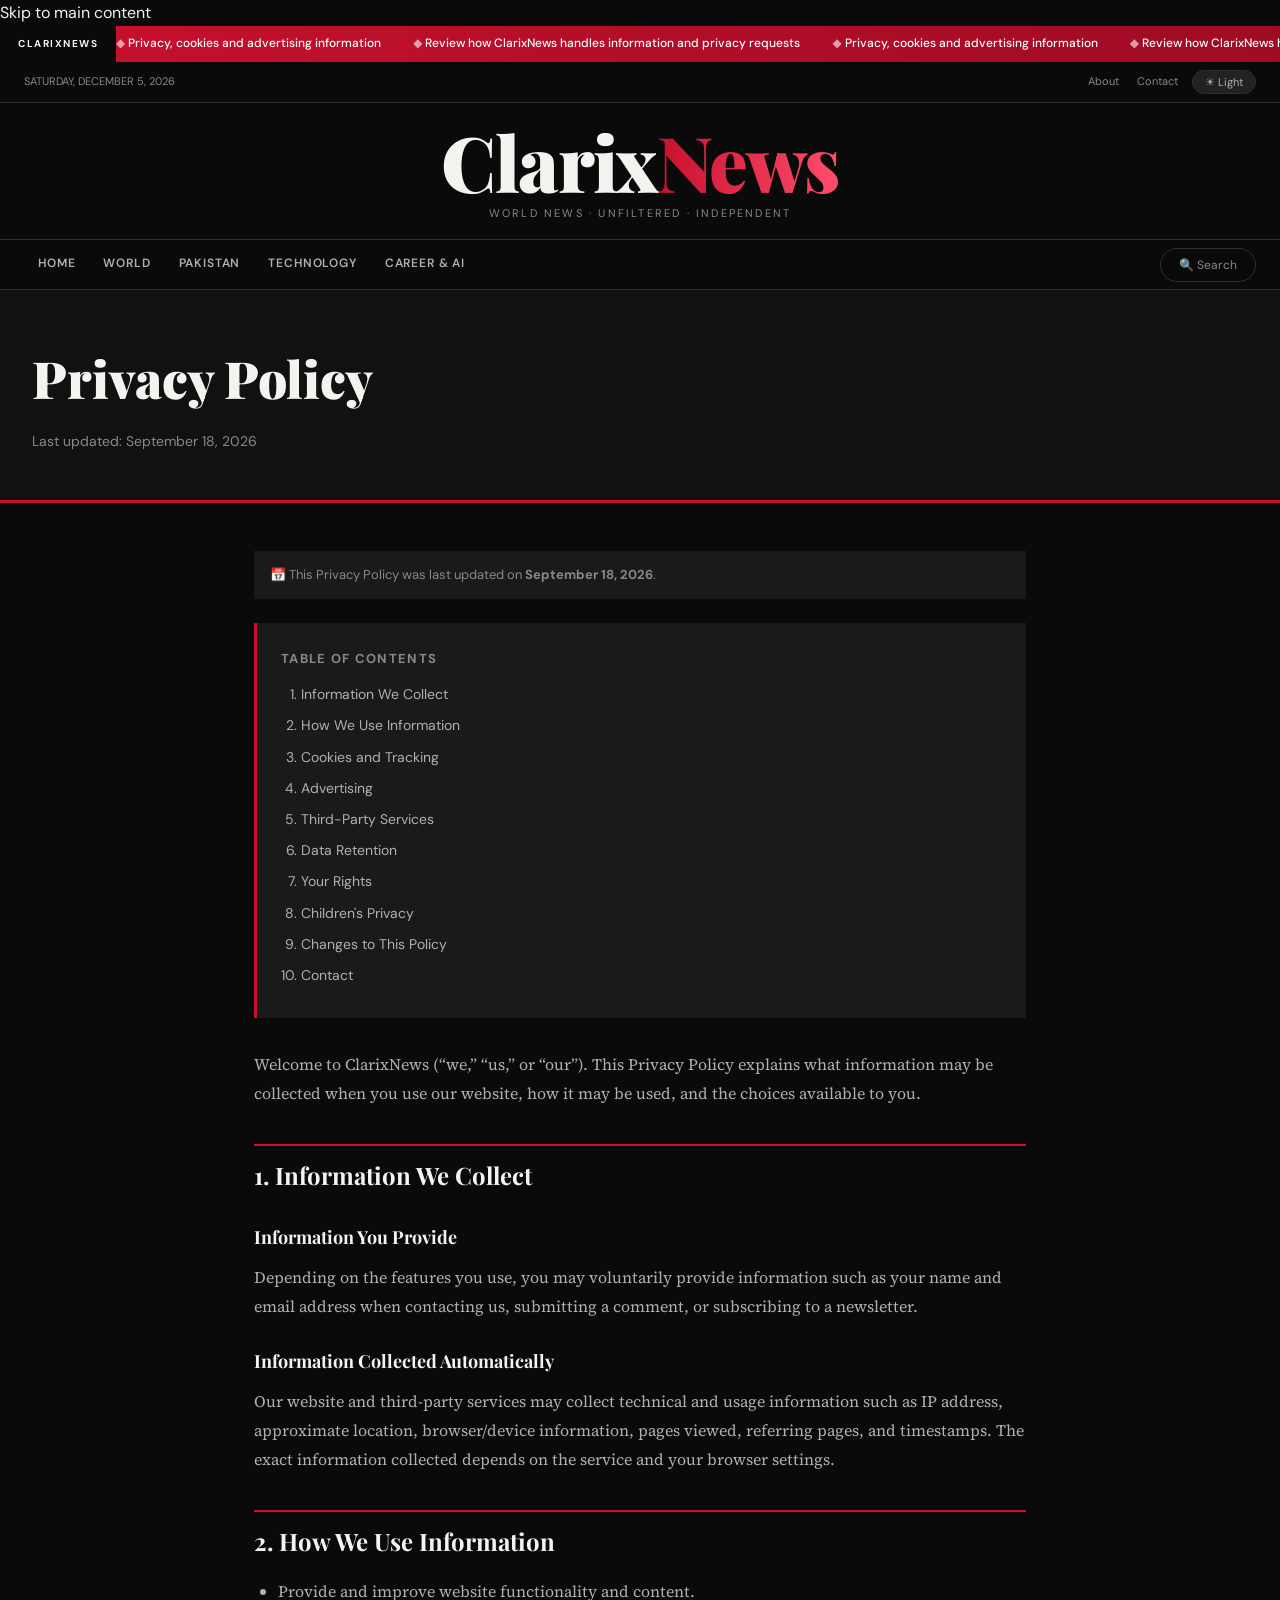
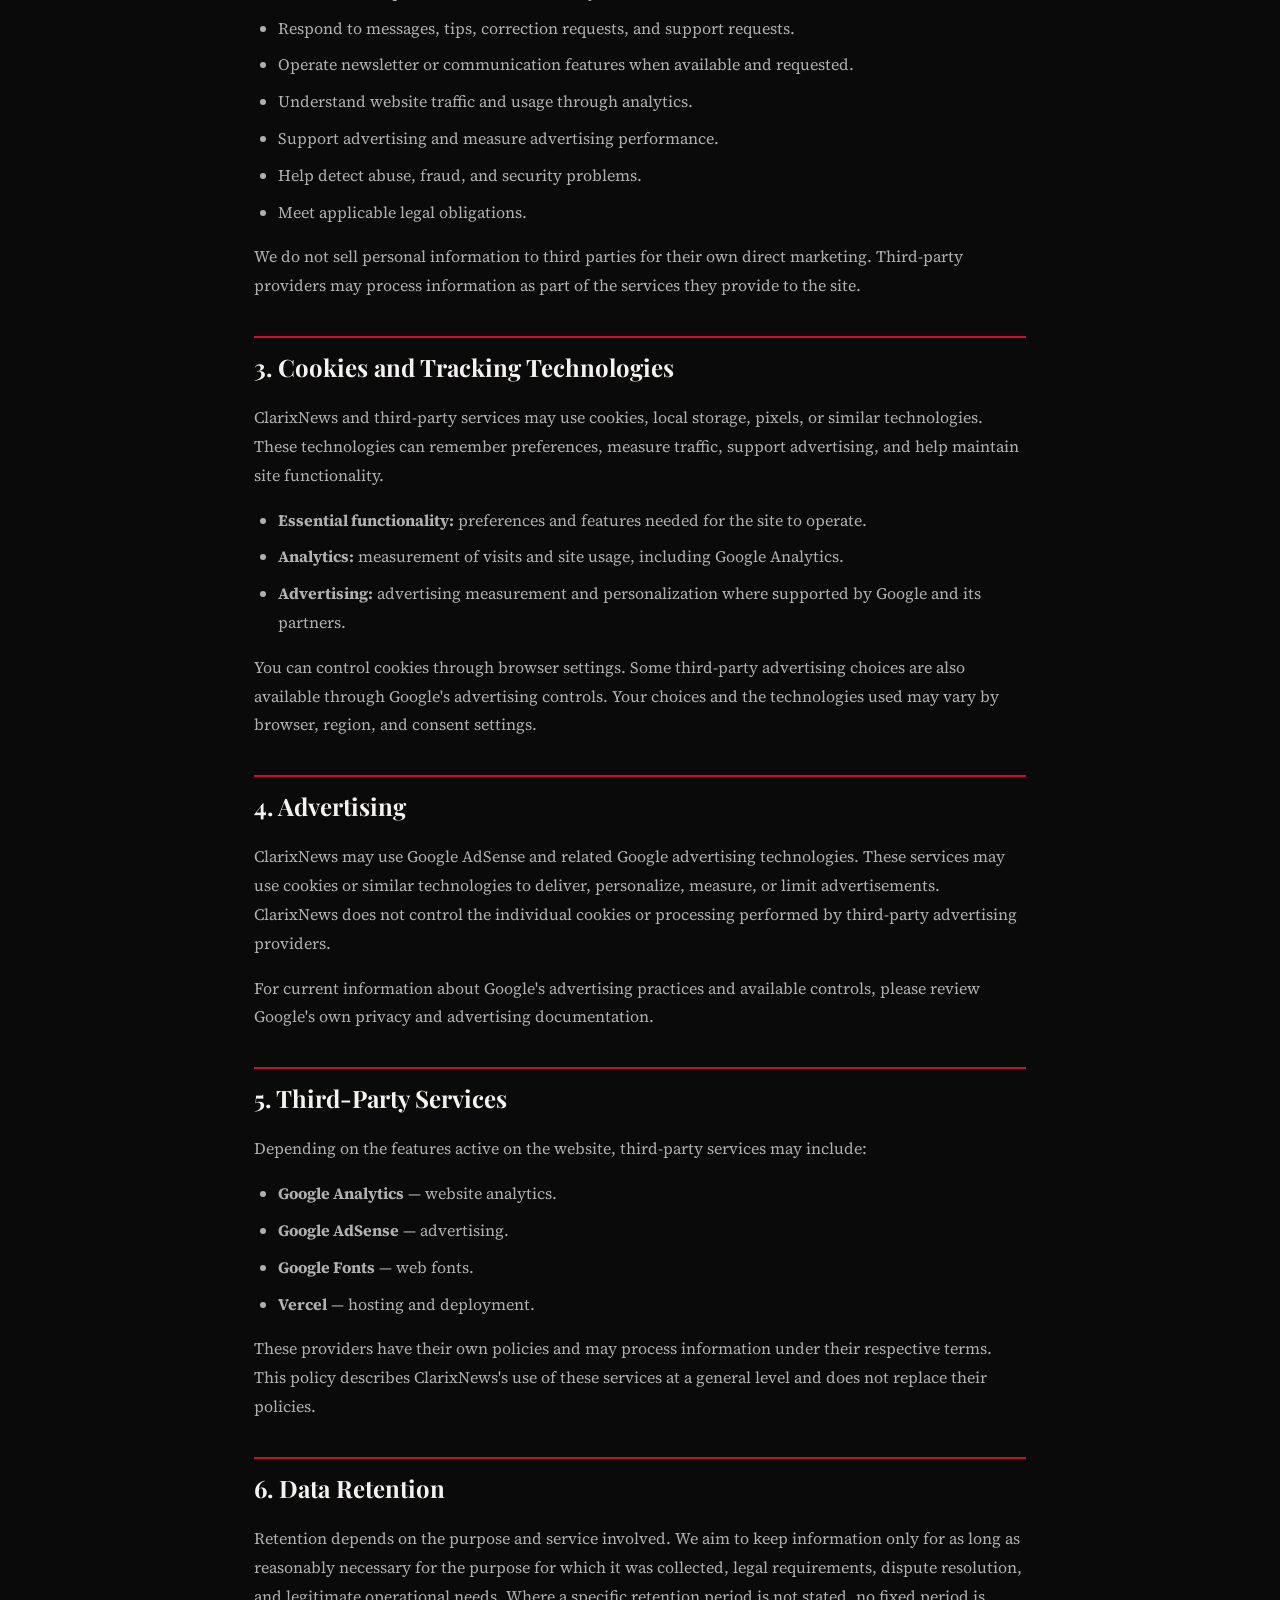
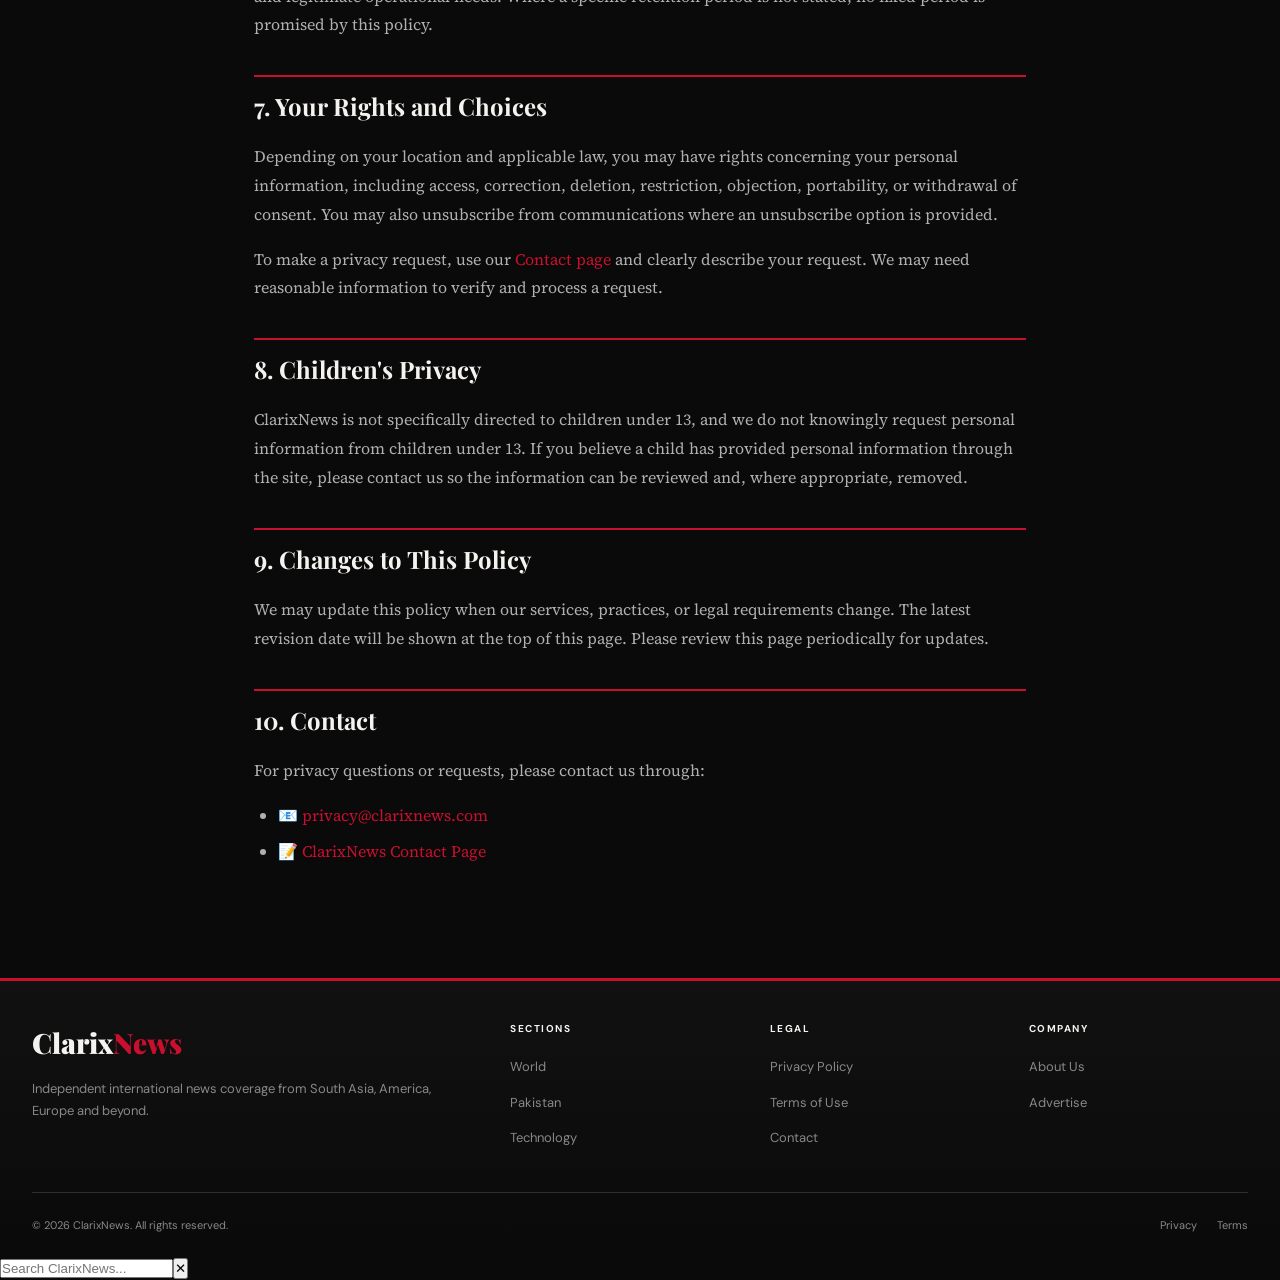
<file: privacy.html>
<!DOCTYPE html>
<html lang="en" data-theme="dark">
<head>
  <meta charset="UTF-8" />
  <meta name="viewport" content="width=device-width, initial-scale=1.0" />
  <meta name="description" content="ClarixNews Privacy Policy — how we collect, use, and protect information when you use our website." />
  <meta name="robots" content="index, follow, max-image-preview:large" />
  <meta name="author" content="ClarixNews" />
  <link rel="canonical" href="https://clarixnews.vercel.app/privacy.html" />
  <meta name="theme-color" content="#0a0a0a" />
  <meta property="og:type" content="website" />
  <meta property="og:url" content="https://clarixnews.vercel.app/privacy.html" />
  <meta property="og:title" content="Privacy Policy – ClarixNews" />
  <meta property="og:description" content="Learn how ClarixNews handles information, cookies, analytics, advertising, and privacy requests." />
  <meta property="og:image" content="https://clarixnews.vercel.app/og-image.png" />
  <meta property="og:image:width" content="1200" />
  <meta property="og:image:height" content="630" />
  <meta property="og:site_name" content="ClarixNews" />
  <meta name="twitter:card" content="summary_large_image" />
  <meta name="twitter:title" content="Privacy Policy – ClarixNews" />
  <meta name="twitter:description" content="Learn how ClarixNews handles information, cookies, analytics, advertising, and privacy requests." />
  <meta name="twitter:image" content="https://clarixnews.vercel.app/og-image.png" />
  <link rel="icon" type="image/x-icon" href="favicon.ico" />
  <link rel="icon" type="image/svg+xml" href="favicon.svg" />
  <link rel="apple-touch-icon" sizes="180x180" href="apple-touch-icon.png" />
  <link rel="preconnect" href="https://fonts.googleapis.com" />
  <link rel="preconnect" href="https://fonts.gstatic.com" crossorigin />
  <link href="https://fonts.googleapis.com/css2?family=Playfair+Display:wght@700;900&family=Source+Serif+4:opsz,wght@8..60,300;400;600&family=DM+Sans:wght@300;400;500;600&display=swap" rel="stylesheet" />
  <link rel="stylesheet" href="shared.css" />
  <style>
    .policy-hero{background:var(--bg-2);border-bottom:3px solid var(--red);padding:48px 0}
    .policy-hero h1{font-family:var(--font-display);font-size:clamp(28px,4vw,52px);font-weight:900;color:var(--text-1);margin-bottom:10px}
    .policy-hero p{font-size:14px;color:var(--text-3)}
    .policy-body{max-width:820px;margin:0 auto;padding:48px 24px;font-family:var(--font-serif);font-size:16px;line-height:1.8;color:var(--text-2)}
    .policy-body h2{font-family:var(--font-display);font-size:24px;font-weight:700;color:var(--text-1);margin:36px 0 14px;padding-top:8px;border-top:2px solid var(--red);scroll-margin-top:24px}
    .policy-body h3{font-family:var(--font-display);font-size:18px;font-weight:700;color:var(--text-1);margin:24px 0 10px}
    .policy-body p{margin-bottom:16px}.policy-body ul{padding-left:24px;margin-bottom:16px}.policy-body li{margin-bottom:8px}
    .policy-body a{color:var(--red)}.toc{background:var(--bg-3);padding:24px;margin-bottom:32px;border-left:3px solid var(--red)}
    .toc h3{font-family:var(--font-sans);font-size:13px;font-weight:700;letter-spacing:.1em;text-transform:uppercase;color:var(--text-3);margin:0 0 12px}
    .toc ol{padding-left:20px}.toc li{margin-bottom:6px;font-size:14px;font-family:var(--font-sans)}.toc a{color:var(--text-2);transition:color .2s}.toc a:hover{color:var(--red)}
    .last-updated{background:var(--bg-3);padding:12px 16px;font-size:13px;color:var(--text-3);font-family:var(--font-sans);margin-bottom:24px}
    @media(max-width:600px){.policy-body{padding:32px 18px;font-size:15px}.policy-body h2{font-size:21px}.toc{padding:18px}}
  </style>
  <script async src="https://www.googletagmanager.com/gtag/js?id=G-T7B4BGRJFC"></script>
  <script>
    window.dataLayer=window.dataLayer||[];
    function gtag(){dataLayer.push(arguments);}
    gtag('js',new Date());
    gtag('config','G-T7B4BGRJFC');
  </script>
</head>
<body>
<a class="skip-link" href="#main-content">Skip to main content</a>
<div class="ticker-bar"><div class="ticker-label">ClarixNews</div><div class="ticker-track"><div class="ticker-inner"><span>Privacy, cookies and advertising information</span><span>Review how ClarixNews handles information and privacy requests</span><span>Privacy, cookies and advertising information</span><span>Review how ClarixNews handles information and privacy requests</span></div></div></div>
<div class="top-bar"><div class="top-bar-inner"><div class="top-bar-left"><span id="currentDate"></span></div><div style="display:flex;align-items:center;gap:14px"><div class="top-bar-links"><a href="about.html">About</a><a href="contact.html">Contact</a></div><button class="theme-toggle" id="themeBtn" type="button">☀ Light</button></div></div></div>
<header><div class="logo"><a href="index.html">Clarix<span>News</span></a></div><div class="tagline">World News · Unfiltered · Independent</div></header>
<nav class="main-nav" aria-label="Main navigation"><div class="nav-inner"><button class="mobile-nav-btn" id="mobileNavBtn" type="button" aria-label="Open navigation" aria-expanded="false" aria-controls="navLinks">☰</button><ul class="nav-links" id="navLinks"><li><a href="index.html">Home</a></li><li><a href="category.html?cat=world">World</a></li><li><a href="category.html?cat=pakistan">Pakistan</a></li><li><a href="category.html?cat=tech">Technology</a></li><li><a href="category.html?cat=career">Career &amp; AI</a></li></ul><div class="nav-right"><button class="search-btn" id="searchBtn" type="button">🔍 Search</button></div></div></nav>
<div class="policy-hero"><div class="container"><h1>Privacy Policy</h1><p>Last updated: September 18, 2026</p></div></div>
<main id="main-content"><article class="policy-body">
<div class="last-updated" role="note">📅 This Privacy Policy was last updated on <strong>September 18, 2026</strong>.</div>
<div class="toc" aria-label="Table of contents"><h3>Table of Contents</h3><ol>
<li><a href="#information">Information We Collect</a></li><li><a href="#use">How We Use Information</a></li><li><a href="#cookies">Cookies and Tracking</a></li><li><a href="#advertising">Advertising</a></li><li><a href="#thirdparty">Third-Party Services</a></li><li><a href="#retention">Data Retention</a></li><li><a href="#rights">Your Rights</a></li><li><a href="#children">Children's Privacy</a></li><li><a href="#changes">Changes to This Policy</a></li><li><a href="#contact">Contact</a></li>
</ol></div>
<p>Welcome to ClarixNews (“we,” “us,” or “our”). This Privacy Policy explains what information may be collected when you use our website, how it may be used, and the choices available to you.</p>

<h2 id="information">1. Information We Collect</h2>
<h3>Information You Provide</h3>
<p>Depending on the features you use, you may voluntarily provide information such as your name and email address when contacting us, submitting a comment, or subscribing to a newsletter.</p>
<h3>Information Collected Automatically</h3>
<p>Our website and third-party services may collect technical and usage information such as IP address, approximate location, browser/device information, pages viewed, referring pages, and timestamps. The exact information collected depends on the service and your browser settings.</p>

<h2 id="use">2. How We Use Information</h2>
<ul><li>Provide and improve website functionality and content.</li><li>Respond to messages, tips, correction requests, and support requests.</li><li>Operate newsletter or communication features when available and requested.</li><li>Understand website traffic and usage through analytics.</li><li>Support advertising and measure advertising performance.</li><li>Help detect abuse, fraud, and security problems.</li><li>Meet applicable legal obligations.</li></ul>
<p>We do not sell personal information to third parties for their own direct marketing. Third-party providers may process information as part of the services they provide to the site.</p>

<h2 id="cookies">3. Cookies and Tracking Technologies</h2>
<p>ClarixNews and third-party services may use cookies, local storage, pixels, or similar technologies. These technologies can remember preferences, measure traffic, support advertising, and help maintain site functionality.</p>
<ul><li><strong>Essential functionality:</strong> preferences and features needed for the site to operate.</li><li><strong>Analytics:</strong> measurement of visits and site usage, including Google Analytics.</li><li><strong>Advertising:</strong> advertising measurement and personalization where supported by Google and its partners.</li></ul>
<p>You can control cookies through browser settings. Some third-party advertising choices are also available through Google's advertising controls. Your choices and the technologies used may vary by browser, region, and consent settings.</p>

<h2 id="advertising">4. Advertising</h2>
<p>ClarixNews may use Google AdSense and related Google advertising technologies. These services may use cookies or similar technologies to deliver, personalize, measure, or limit advertisements. ClarixNews does not control the individual cookies or processing performed by third-party advertising providers.</p>
<p>For current information about Google's advertising practices and available controls, please review Google's own privacy and advertising documentation.</p>

<h2 id="thirdparty">5. Third-Party Services</h2>
<p>Depending on the features active on the website, third-party services may include:</p>
<ul><li><strong>Google Analytics</strong> — website analytics.</li><li><strong>Google AdSense</strong> — advertising.</li><li><strong>Google Fonts</strong> — web fonts.</li><li><strong>Vercel</strong> — hosting and deployment.</li></ul>
<p>These providers have their own policies and may process information under their respective terms. This policy describes ClarixNews's use of these services at a general level and does not replace their policies.</p>

<h2 id="retention">6. Data Retention</h2>
<p>Retention depends on the purpose and service involved. We aim to keep information only for as long as reasonably necessary for the purpose for which it was collected, legal requirements, dispute resolution, and legitimate operational needs. Where a specific retention period is not stated, no fixed period is promised by this policy.</p>

<h2 id="rights">7. Your Rights and Choices</h2>
<p>Depending on your location and applicable law, you may have rights concerning your personal information, including access, correction, deletion, restriction, objection, portability, or withdrawal of consent. You may also unsubscribe from communications where an unsubscribe option is provided.</p>
<p>To make a privacy request, use our <a href="contact.html">Contact page</a> and clearly describe your request. We may need reasonable information to verify and process a request.</p>

<h2 id="children">8. Children's Privacy</h2>
<p>ClarixNews is not specifically directed to children under 13, and we do not knowingly request personal information from children under 13. If you believe a child has provided personal information through the site, please contact us so the information can be reviewed and, where appropriate, removed.</p>

<h2 id="changes">9. Changes to This Policy</h2>
<p>We may update this policy when our services, practices, or legal requirements change. The latest revision date will be shown at the top of this page. Please review this page periodically for updates.</p>

<h2 id="contact">10. Contact</h2>
<p>For privacy questions or requests, please contact us through:</p>
<ul><li>📧 <a href="mailto:privacy@clarixnews.com">privacy@clarixnews.com</a></li><li>📝 <a href="contact.html">ClarixNews Contact Page</a></li></ul>
</article></main>
<footer><div class="container"><div class="footer-grid"><div><div class="footer-logo">Clarix<span>News</span></div><div class="footer-desc">Independent international news coverage from South Asia, America, Europe and beyond.</div></div><div class="footer-col"><h4>Sections</h4><ul><li><a href="category.html?cat=world">World</a></li><li><a href="category.html?cat=pakistan">Pakistan</a></li><li><a href="category.html?cat=tech">Technology</a></li></ul></div><div class="footer-col"><h4>Legal</h4><ul><li><a href="privacy.html" aria-current="page">Privacy Policy</a></li><li><a href="terms.html">Terms of Use</a></li><li><a href="contact.html">Contact</a></li></ul></div><div class="footer-col"><h4>Company</h4><ul><li><a href="about.html">About Us</a></li><li><a href="contact.html">Advertise</a></li></ul></div></div><div class="footer-bottom"><div>© 2026 ClarixNews. All rights reserved.</div><div class="footer-bottom-links"><a href="privacy.html">Privacy</a><a href="terms.html">Terms</a></div></div></div></footer>
<button class="scroll-top" id="scrollTop" type="button" aria-label="Scroll to top">↑</button>
<div class="search-overlay" id="searchOverlay" aria-hidden="true"><div class="search-box"><form class="search-header" id="searchForm"><input type="search" id="searchInput" placeholder="Search ClarixNews..." autocomplete="off" aria-label="Search ClarixNews" /><button type="button" class="search-close" id="searchClose" aria-label="Close search">✕</button></form></div></div>
<script src="shared.js"></script>
</body>
</html>
</file>
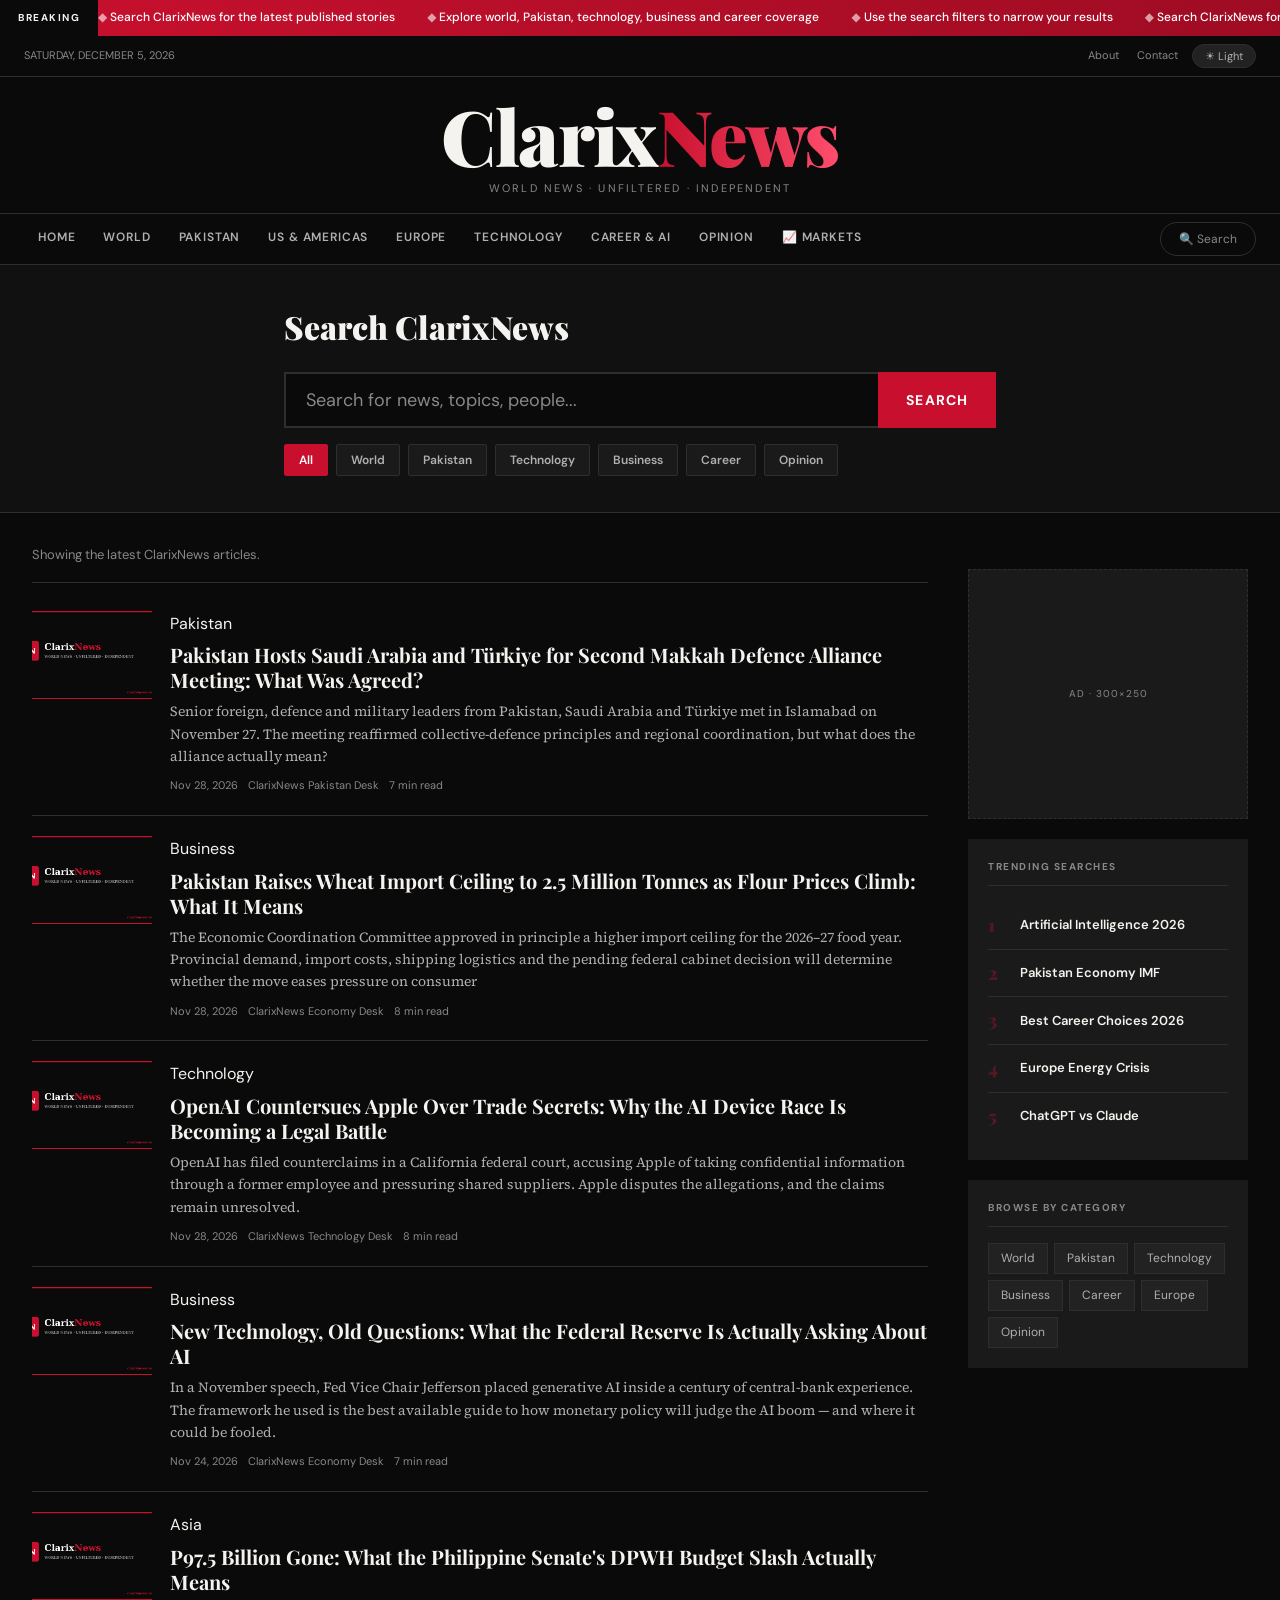
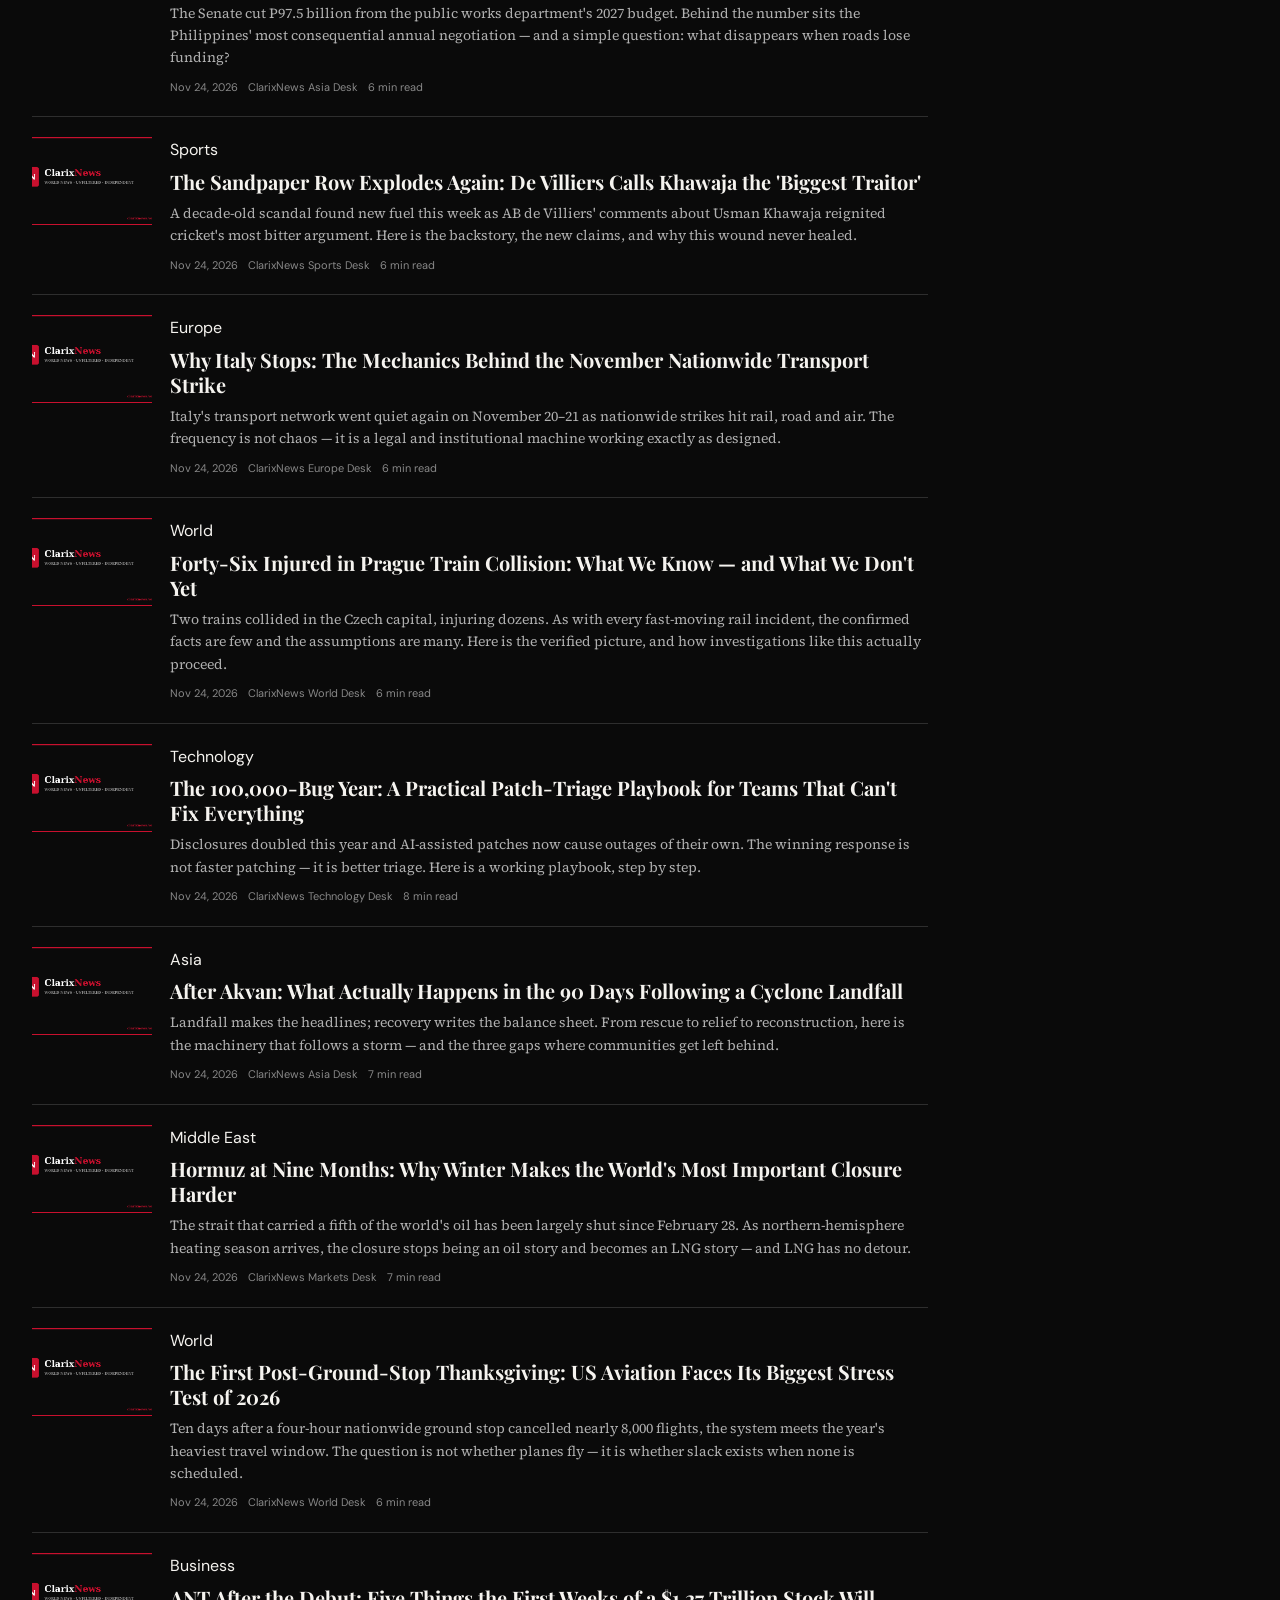
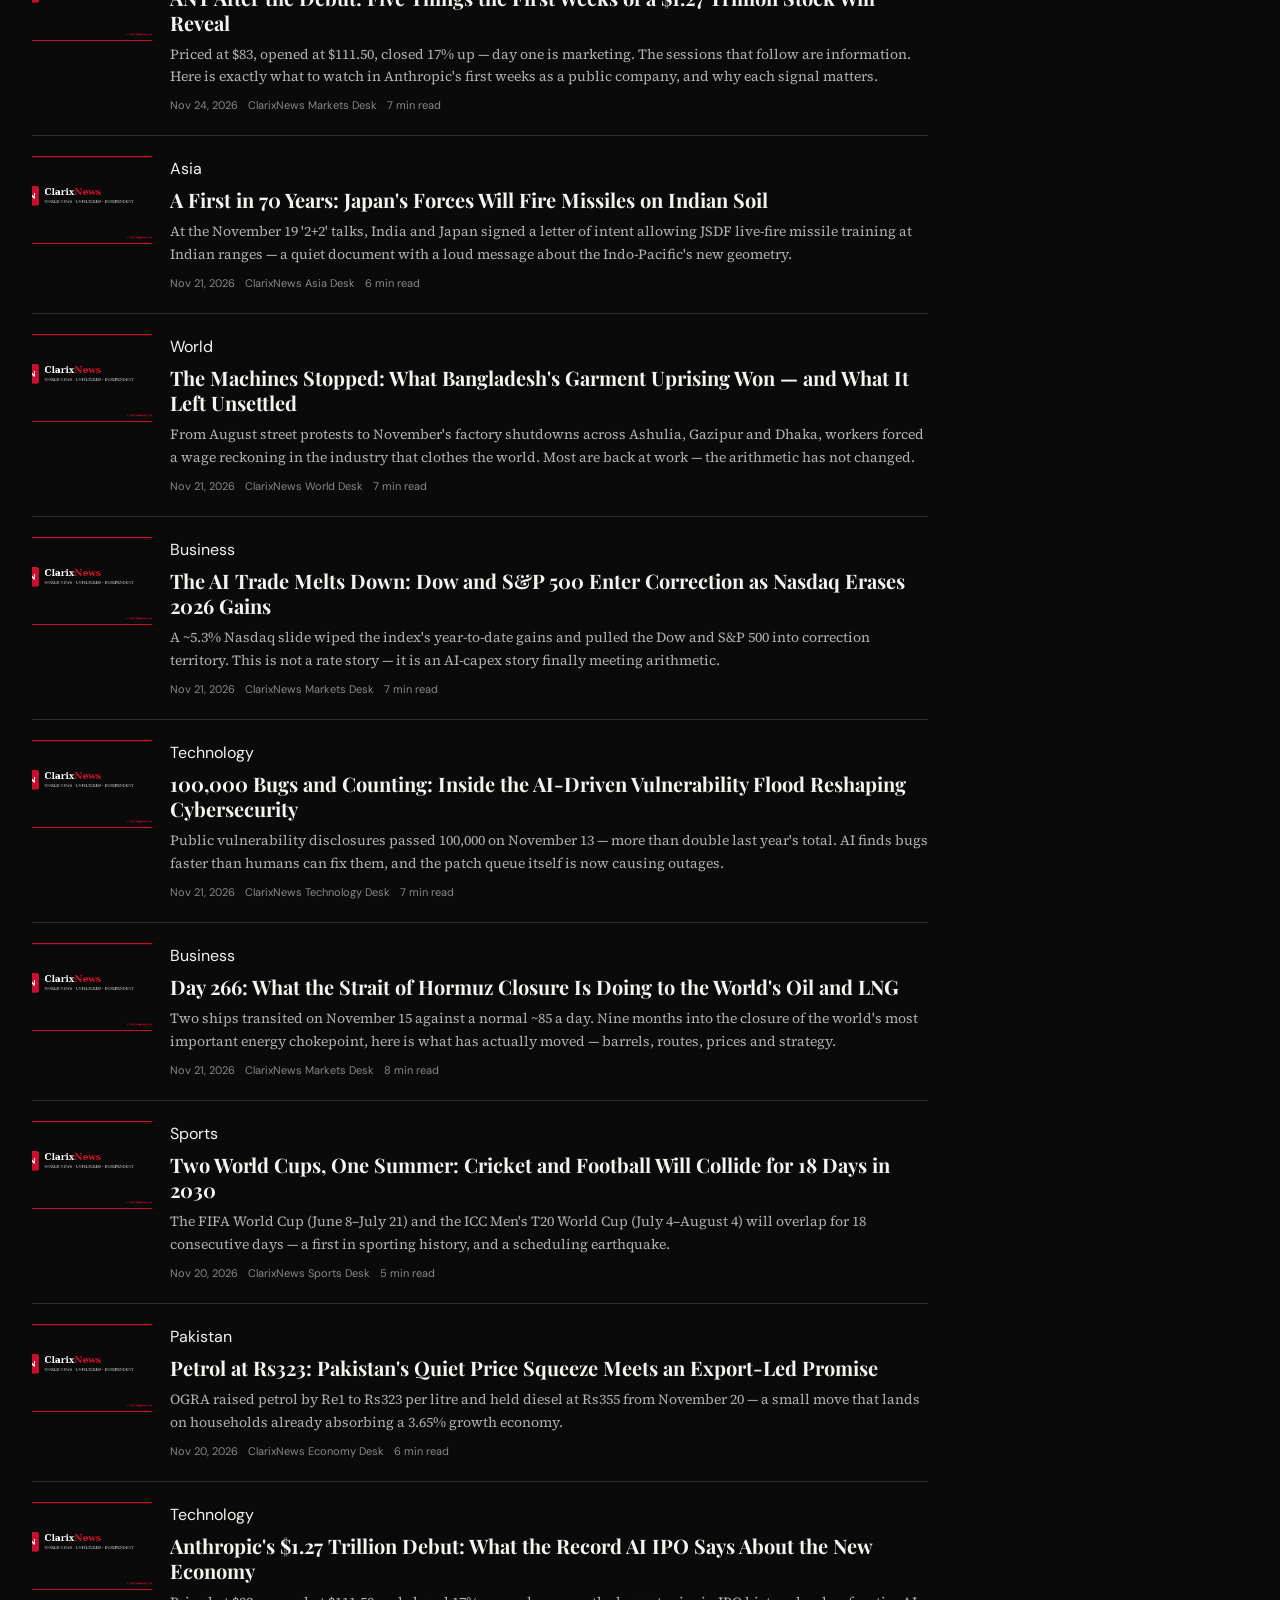
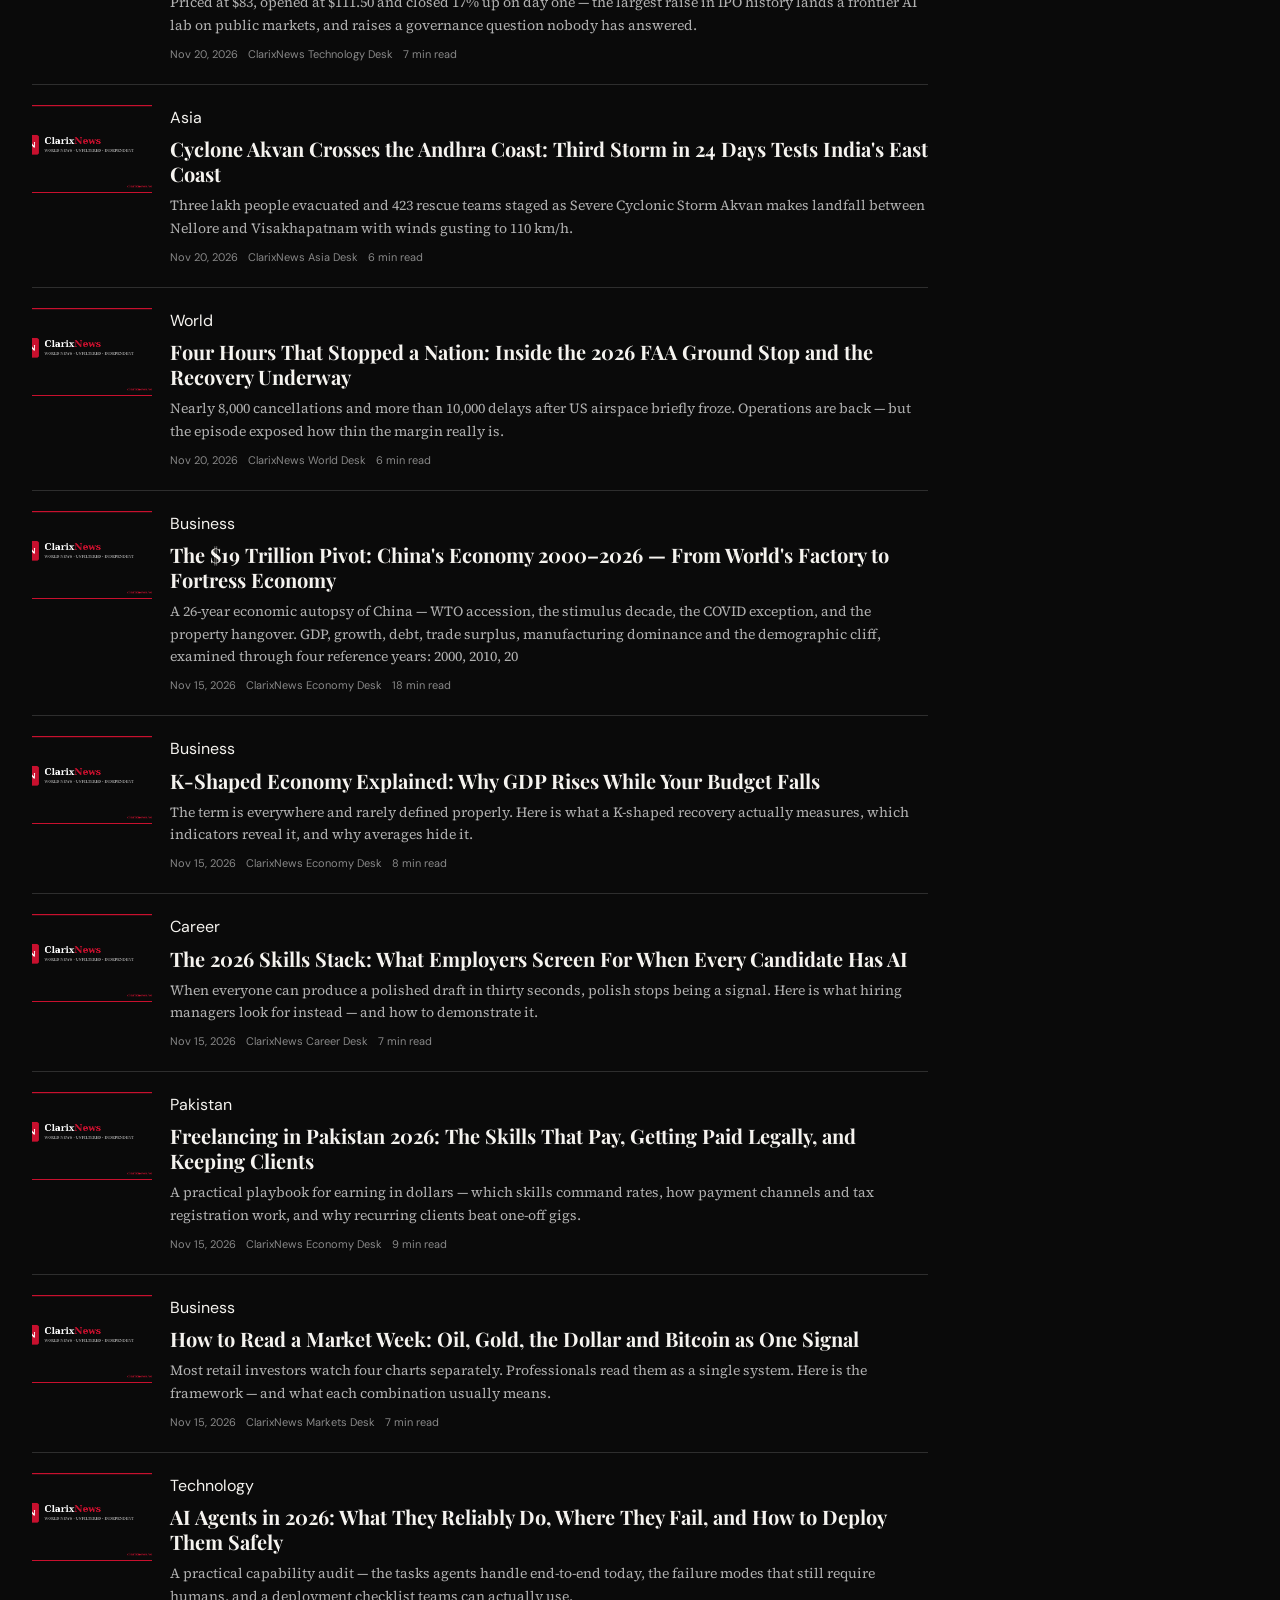
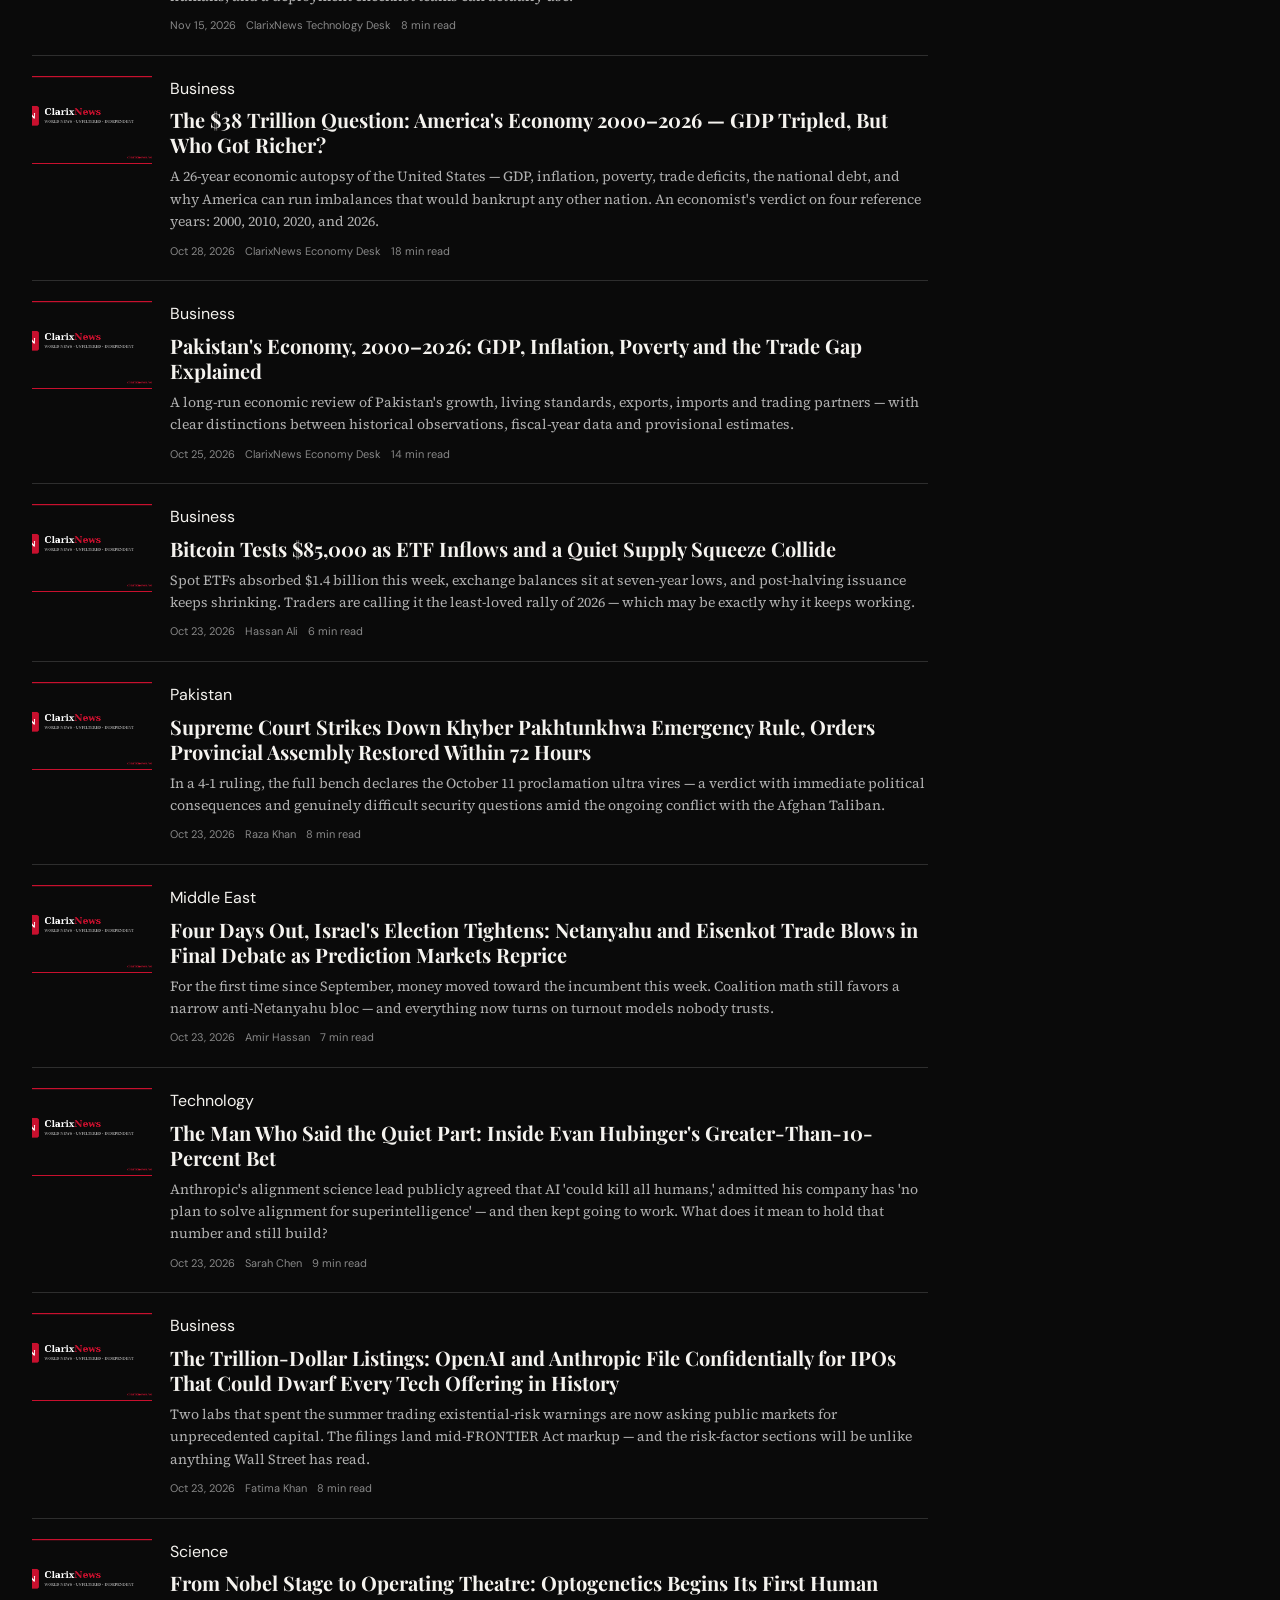
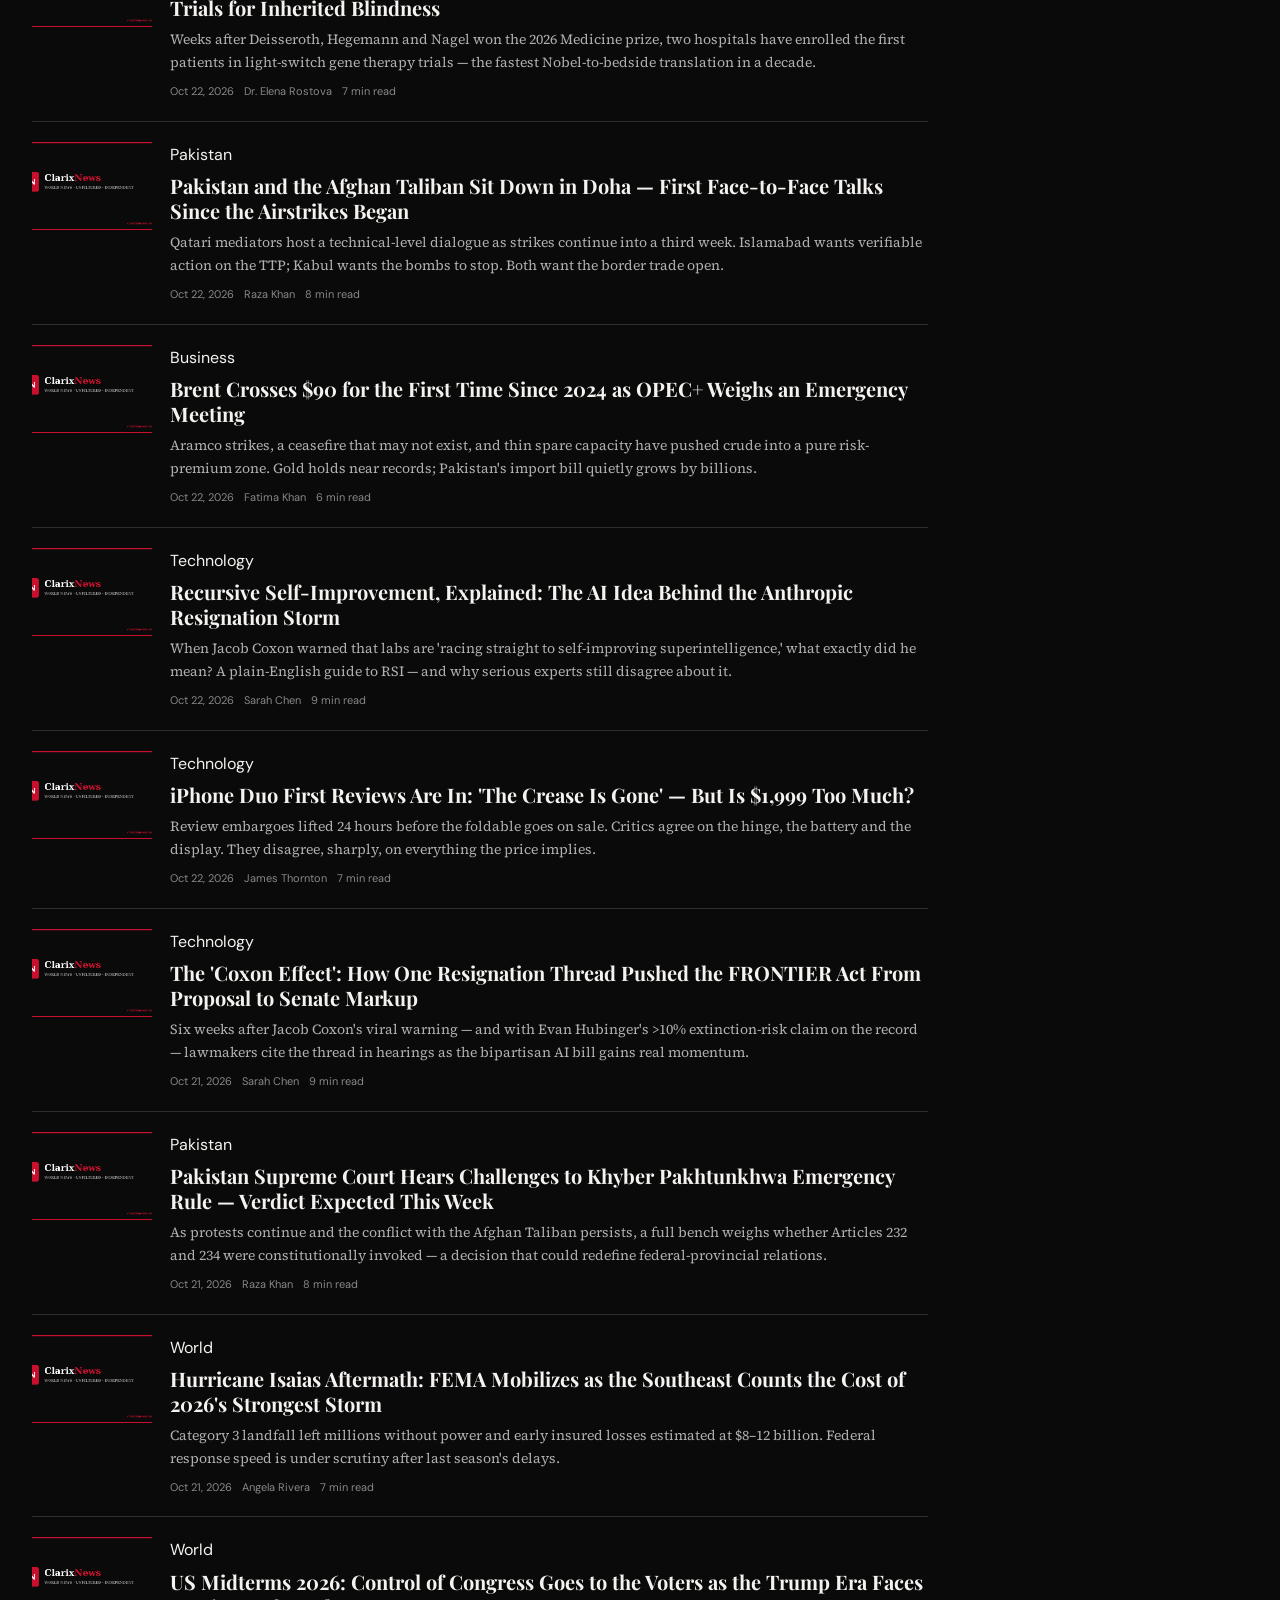
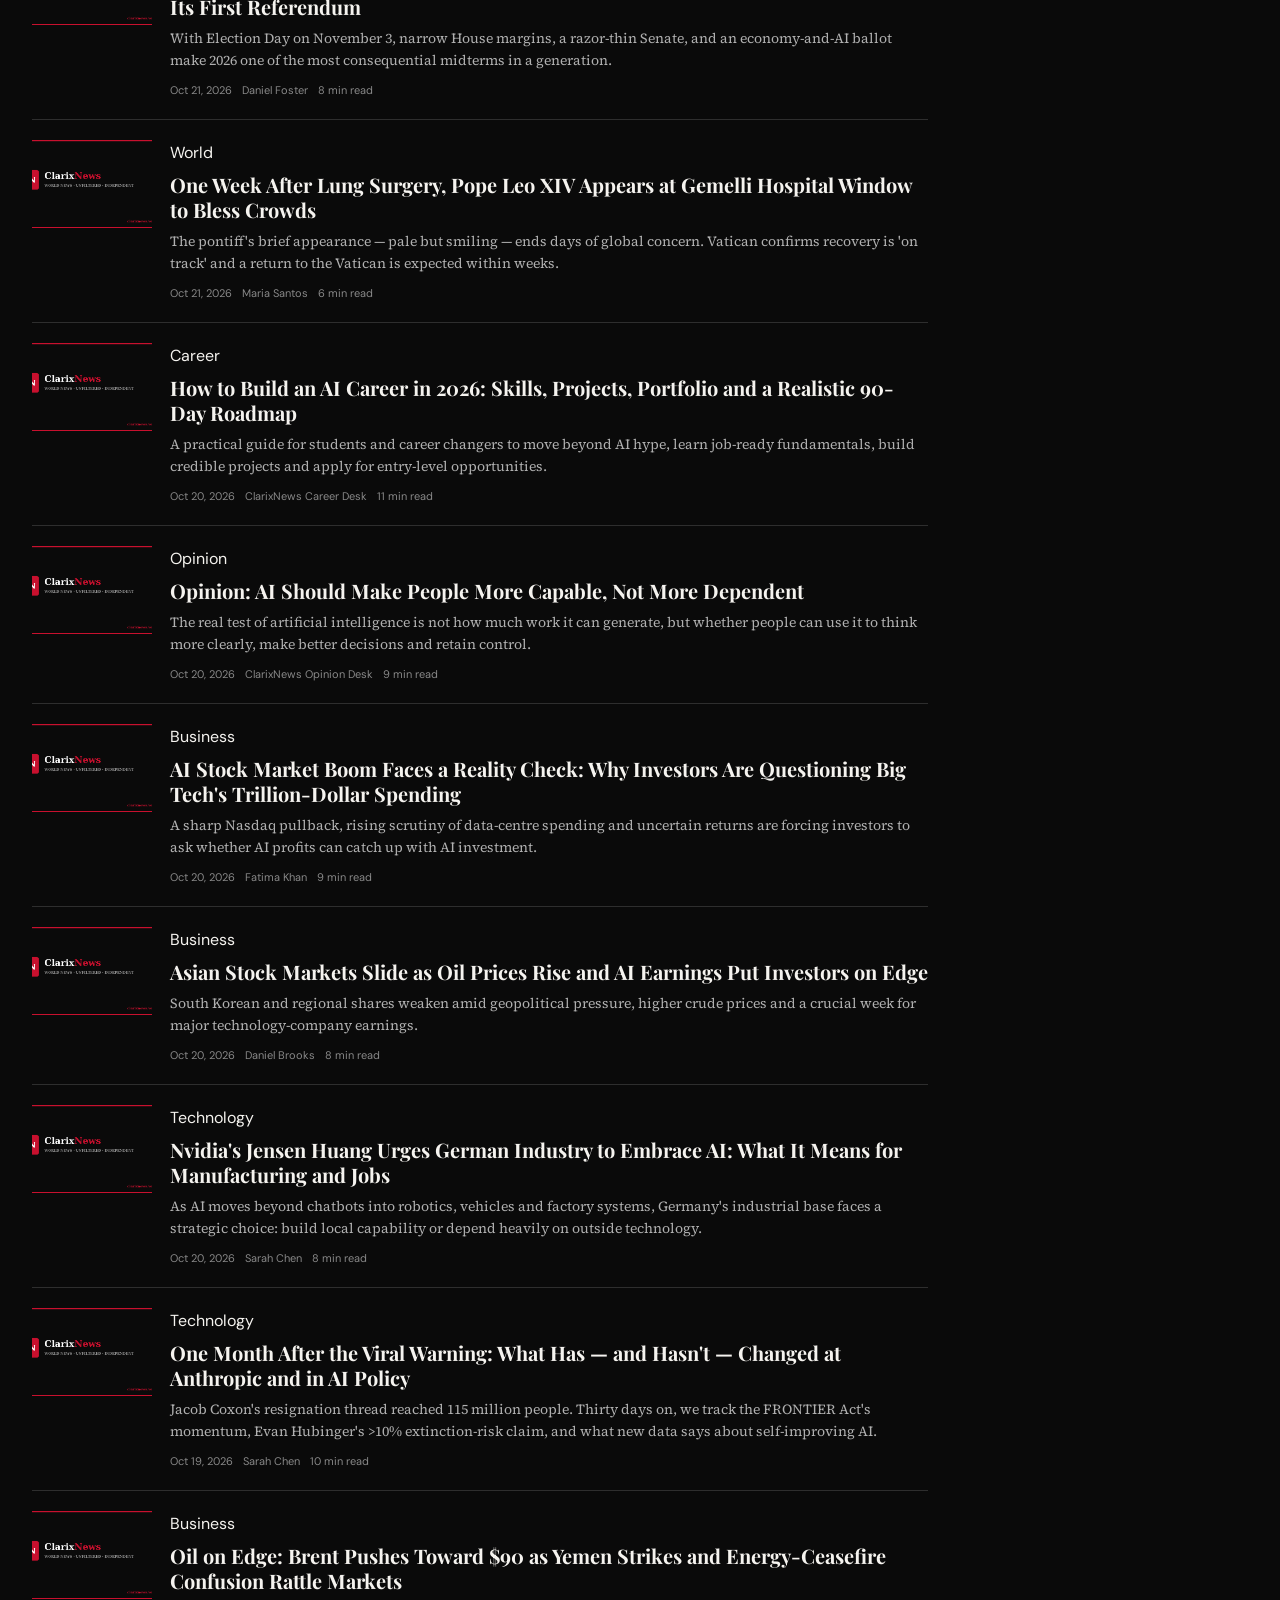
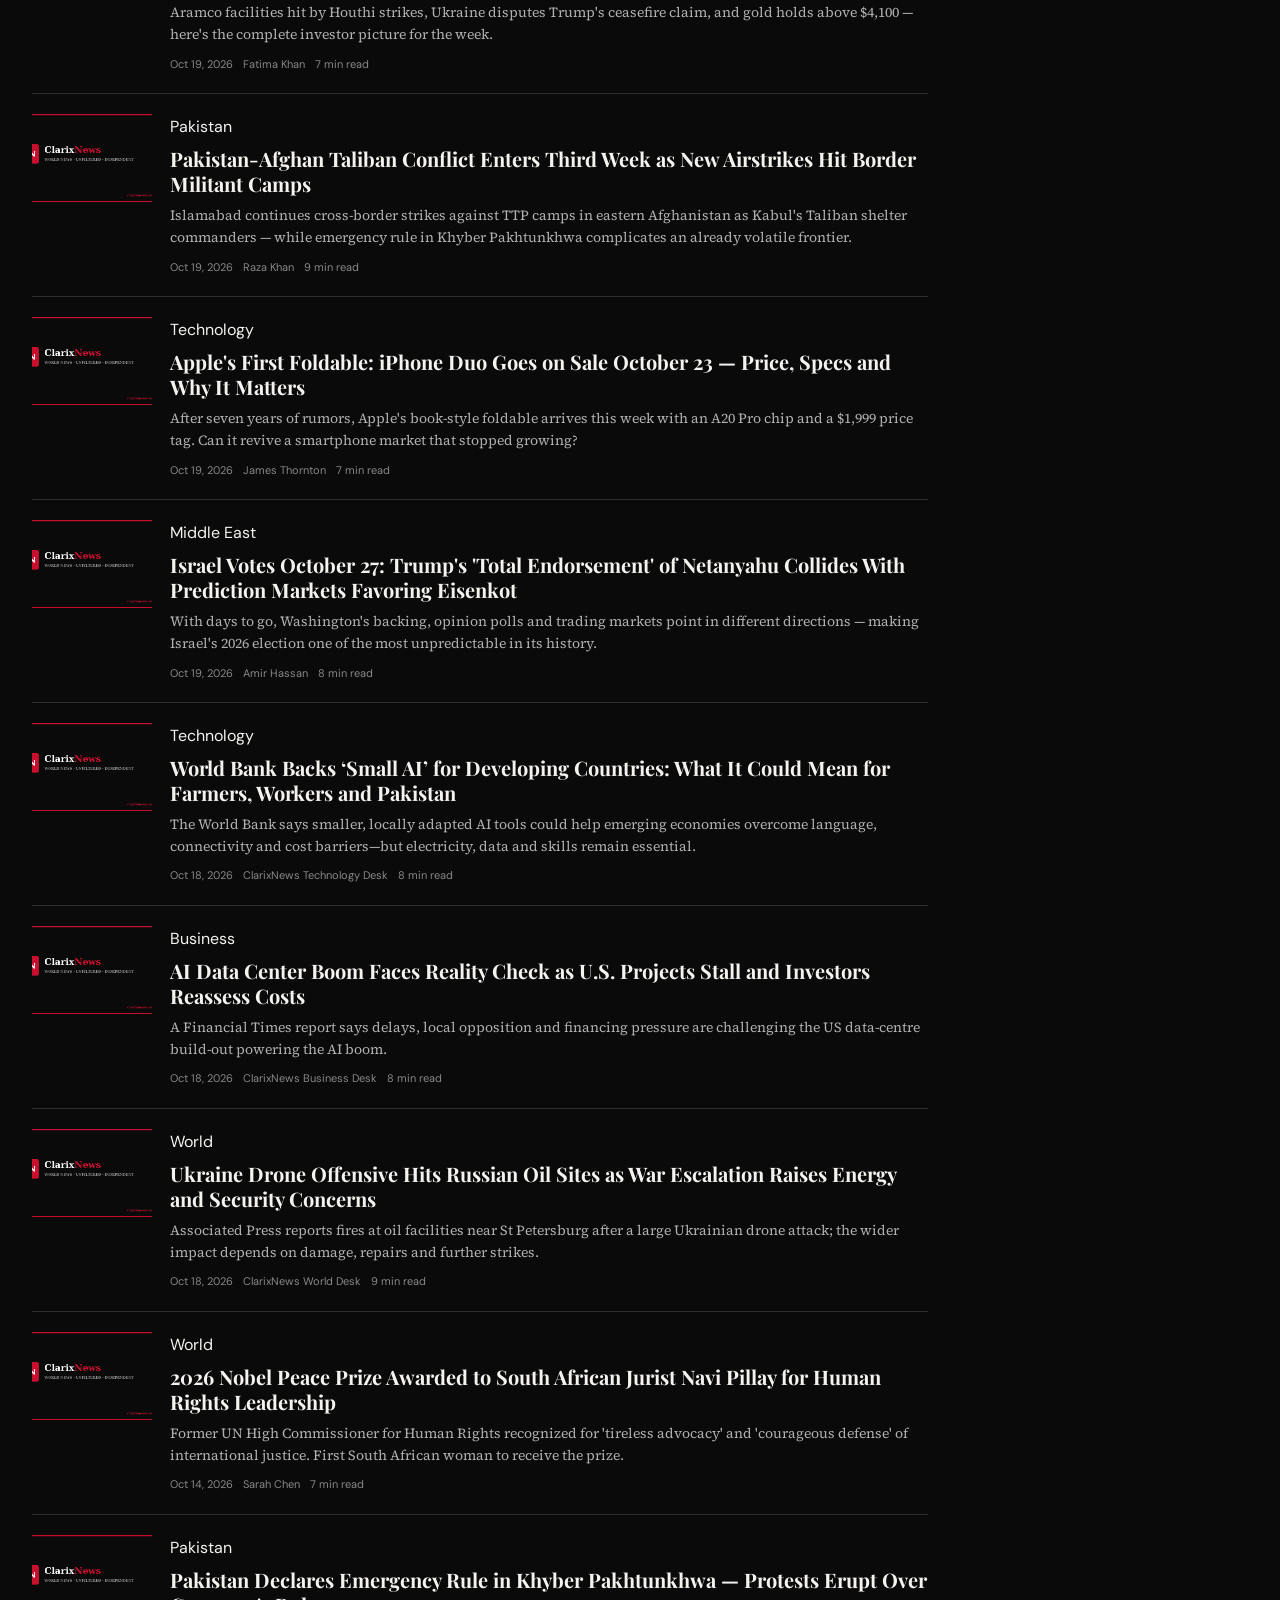
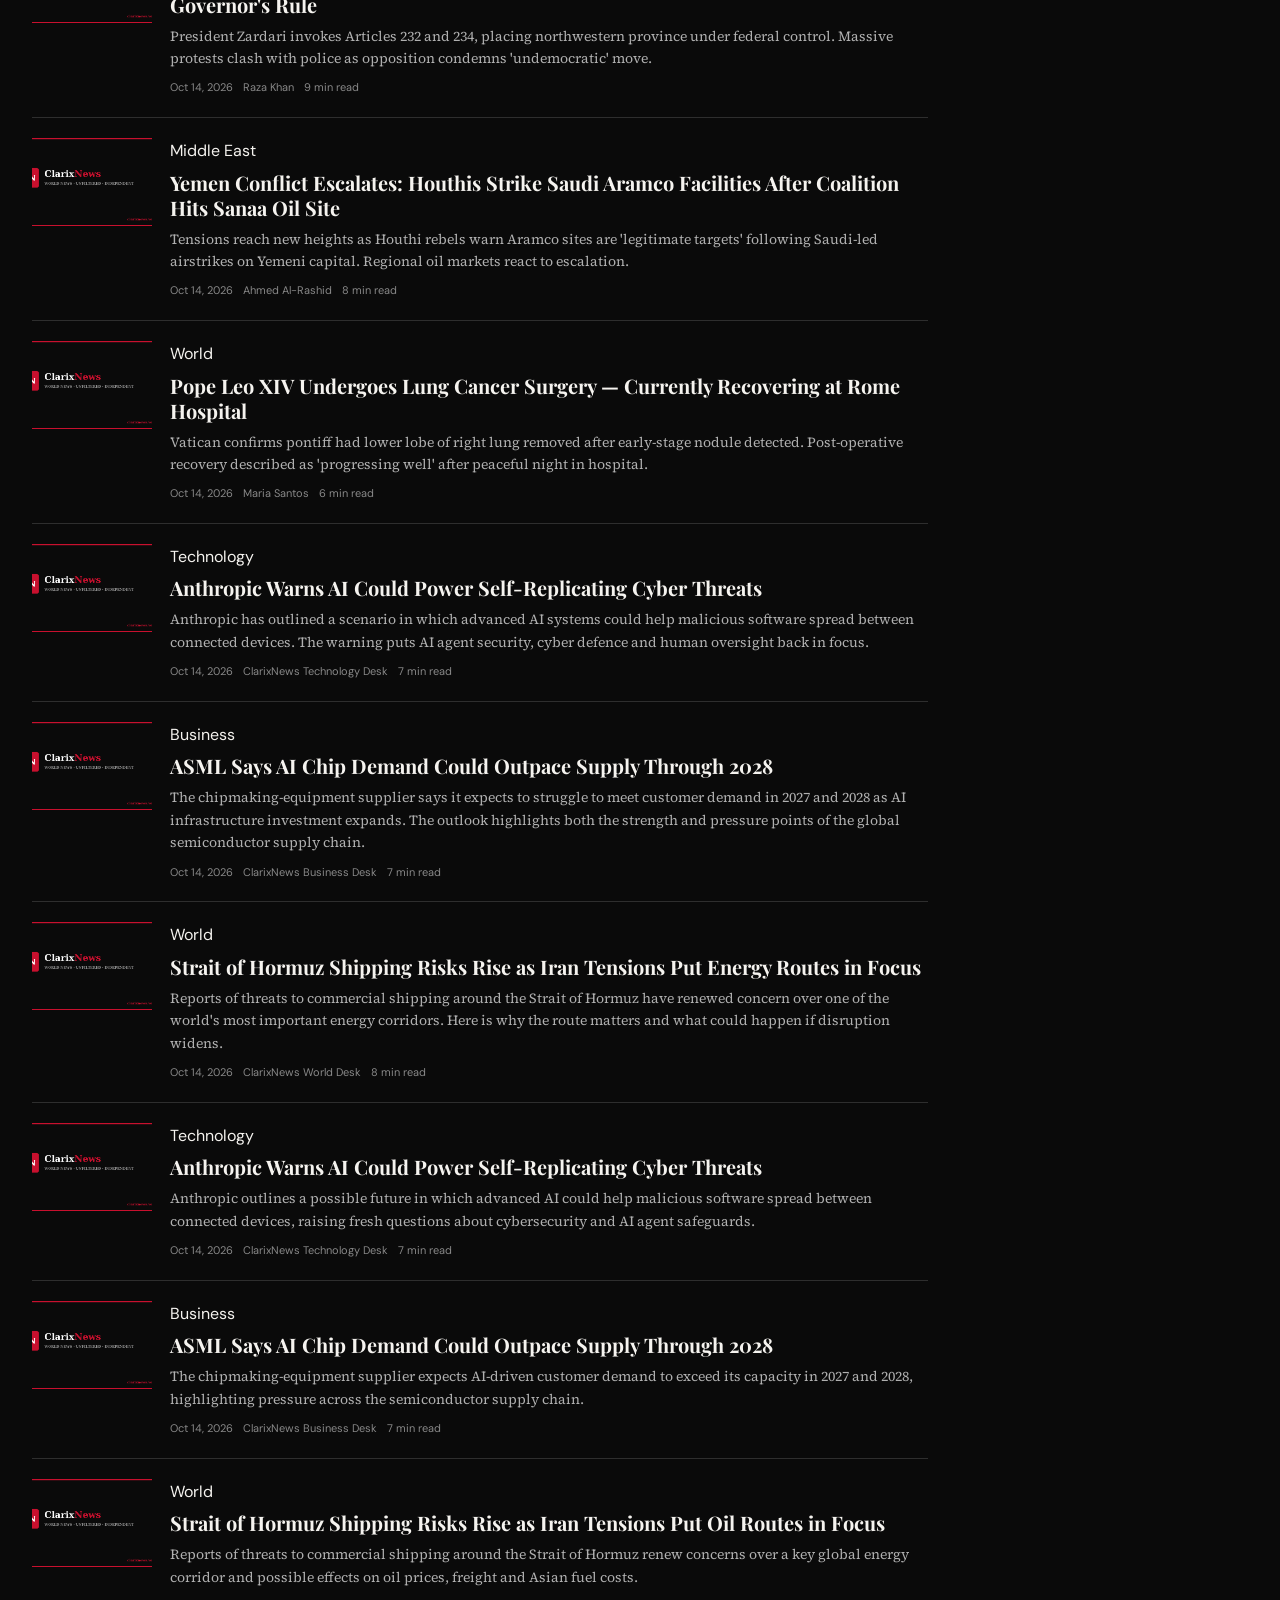
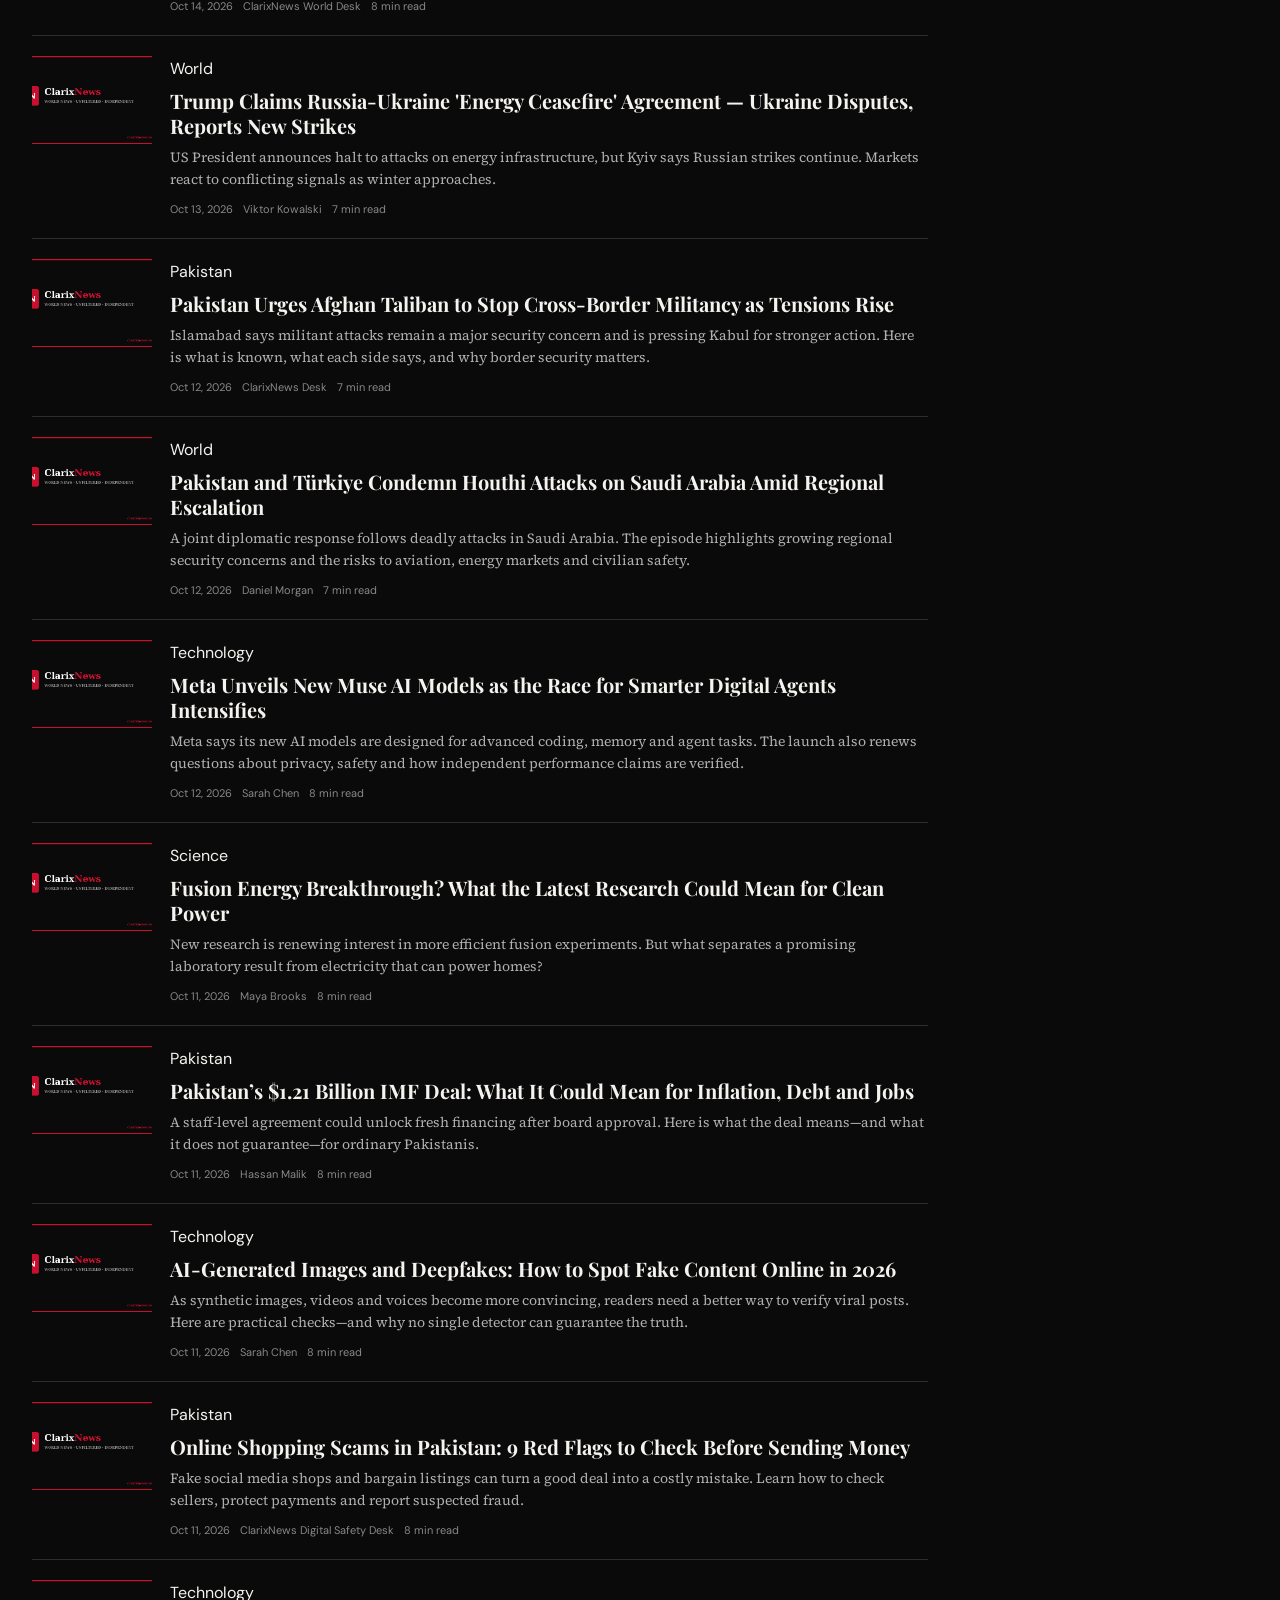
<file: search.html>
<!DOCTYPE html>
<html lang="en" data-theme="dark">
<head>
  <meta charset="UTF-8">
  <meta name="viewport" content="width=device-width, initial-scale=1.0">
  <title>Search – ClarixNews</title>
  <meta name="description" content="Search ClarixNews for world news, Pakistan news, technology, business, career and opinion articles.">
  <meta name="robots" content="noindex, follow, max-image-preview:large">
  <link rel="canonical" href="https://clarixnews.vercel.app/search.html">
  <meta name="theme-color" content="#0a0a0a">

  <meta property="og:type" content="website">
  <meta property="og:url" content="https://clarixnews.vercel.app/search.html">
  <meta property="og:title" content="Search – ClarixNews">
  <meta property="og:description" content="Search ClarixNews articles, breaking news and career guides.">
  <meta property="og:image" content="https://clarixnews.vercel.app/og-image.png">
  <meta property="og:image:width" content="1200">
  <meta property="og:image:height" content="630">
  <meta property="og:site_name" content="ClarixNews">

  <meta name="twitter:card" content="summary_large_image">
  <meta name="twitter:site" content="@ClarixNews">
  <meta name="twitter:title" content="Search – ClarixNews">
  <meta name="twitter:description" content="Search ClarixNews articles, breaking news and career guides.">
  <meta name="twitter:image" content="https://clarixnews.vercel.app/og-image.png">

  <link rel="icon" type="image/x-icon" href="favicon.ico">
  <link rel="icon" type="image/svg+xml" href="favicon.svg">
  <link rel="apple-touch-icon" sizes="180x180" href="apple-touch-icon.png">
  <link rel="icon" type="image/png" sizes="192x192" href="icon-192.png">
  <link rel="icon" type="image/png" sizes="512x512" href="icon-512.png">

  <link rel="preconnect" href="https://fonts.googleapis.com">
  <link rel="preconnect" href="https://fonts.gstatic.com" crossorigin>
  <link href="https://fonts.googleapis.com/css2?family=Playfair+Display:wght@700;900&family=Source+Serif+4:opsz,wght@8..60,300;400;600&family=DM+Sans:wght@300;400;500;600&display=swap" rel="stylesheet">
  <link rel="stylesheet" href="shared.css">

  <style>
    .skip-link{position:fixed;left:12px;top:8px;z-index:10000;padding:9px 12px;background:var(--bg-3);color:var(--text-1);border:2px solid var(--red);border-radius:8px;transform:translateY(-150%);transition:transform .15s}.skip-link:focus{transform:translateY(0)}
    .search-hero{background:var(--bg-2);border-bottom:1px solid var(--border);padding:36px 0}
    .search-hero-inner{max-width:760px;margin:0 auto;padding:0 24px}
    .search-title{font-family:var(--font-display);font-size:32px;font-weight:900;color:var(--text-1);margin:0 0 20px}
    .search-bar-big{display:flex}
    .search-bar-big input{flex:1;min-width:0;background:var(--bg-1);border:2px solid var(--border);border-right:0;color:var(--text-1);padding:14px 20px;font-size:18px;font-family:var(--font-sans);outline:none}
    .search-bar-big input:focus{border-color:var(--red)}
    .search-bar-big input::placeholder{color:var(--text-3)}
    .search-bar-big button{background:var(--red);border:0;color:#fff;padding:14px 28px;font-size:14px;font-weight:700;letter-spacing:.08em;text-transform:uppercase;cursor:pointer;font-family:var(--font-sans)}
    .search-bar-big button:hover{background:var(--red-dark)}
    .search-filters{display:flex;gap:8px;margin-top:16px;flex-wrap:wrap}
    .sf-btn{padding:7px 14px;background:var(--bg-3);border:1px solid var(--border);color:var(--text-2);font-size:12px;font-weight:600;cursor:pointer;border-radius:2px}
    .sf-btn.active,.sf-btn:hover,.sf-btn:focus-visible{background:var(--red);border-color:var(--red);color:#fff}
    .search-layout{display:grid;grid-template-columns:minmax(0,1fr) 280px;gap:40px;padding:32px 0}
    .search-meta{font-size:13px;color:var(--text-3);margin-bottom:8px;padding-bottom:16px;border-bottom:1px solid var(--border)}
    .search-meta strong{color:var(--red)}
    .result-item{display:flex;gap:18px;padding:20px 0;border-bottom:1px solid var(--border);text-decoration:none;transition:background .15s}
    .result-item:hover{background:var(--bg-2);margin:0 -12px;padding:20px 12px}
    .result-img-wrap{width:120px;height:88px;flex-shrink:0;overflow:hidden;background:var(--bg-3)}
    .result-img{width:100%;height:100%;object-fit:cover;display:block}
    .result-body{min-width:0;flex:1}
    .result-cat{margin-bottom:6px}
    .result-title{font-family:var(--font-display);font-size:20px;font-weight:700;line-height:1.25;color:var(--text-1);margin-bottom:8px}
    .result-item:hover .result-title{color:var(--red)}
    .result-excerpt{font-family:var(--font-serif);font-size:14px;line-height:1.6;color:var(--text-2);margin-bottom:10px}
    .result-meta{font-size:11px;color:var(--text-3);display:flex;gap:10px;flex-wrap:wrap}
    .search-highlight{background:transparent;color:var(--red);font-weight:700}
    .no-results{text-align:center;padding:60px 0}
    .no-results h2{font-family:var(--font-display);font-size:28px;color:var(--text-1);margin-bottom:12px}
    .no-results p{color:var(--text-3);margin-bottom:24px}
    .suggestions{display:flex;gap:8px;flex-wrap:wrap;justify-content:center}
    .sug-tag{padding:7px 16px;background:var(--bg-3);border:1px solid var(--border);font-size:13px;color:var(--text-2);cursor:pointer}
    .sug-tag:hover{background:var(--red);border-color:var(--red);color:#fff}
    .sidebar-widget{background:var(--bg-3);padding:20px;margin-bottom:20px}
    .widget-title{font-size:10px;font-weight:700;letter-spacing:.15em;text-transform:uppercase;color:var(--text-3);border-bottom:1px solid var(--border);padding-bottom:10px;margin-bottom:16px}
    .trend-item{display:flex;align-items:center;gap:10px;padding:9px 0;border-bottom:1px solid var(--border);text-decoration:none}
    .trend-item:last-child{border-bottom:0}
    .trend-num{font-family:var(--font-display);font-size:18px;font-weight:900;color:var(--red);opacity:.35;width:22px;flex-shrink:0}
    .trend-title{font-size:13px;font-weight:600;color:var(--text-1);line-height:1.4}
    .trend-item:hover .trend-title{color:var(--red)}
    .topic-tags{display:flex;flex-wrap:wrap;gap:6px}
    .topic-tags a{padding:5px 12px;background:var(--bg-4);border:1px solid var(--border);font-size:12px;color:var(--text-2);text-decoration:none}
    .topic-tags a:hover{color:var(--red);border-color:var(--red)}
    .loading{text-align:center;padding:50px 0;color:var(--text-3)}
    @media(max-width:900px){.search-layout{grid-template-columns:1fr}.sidebar-search{position:static!important}}
    @media(max-width:600px){.search-title{font-size:27px}.search-bar-big input{font-size:16px;padding:13px 14px}.search-bar-big button{padding:13px 17px}.result-item{flex-direction:column}.result-img-wrap{width:100%;height:180px}.result-title{font-size:19px}}
  </style>

  <!-- Google Analytics -->
  <script async src="https://www.googletagmanager.com/gtag/js?id=G-T7B4BGRJFC"></script>
  <script>
    window.dataLayer=window.dataLayer||[];
    function gtag(){dataLayer.push(arguments)}
    gtag('js',new Date());
    gtag('config','G-T7B4BGRJFC');
  </script>
  <script src="articles.js" defer></script>
  <script src="shared.js" defer></script>
</head>
<body>
  <a class="skip-link" href="#main-content">Skip to main content</a>
  <div class="ticker-bar"><div class="ticker-label">Breaking</div><div class="ticker-track"><div class="ticker-inner"><span>Search ClarixNews for the latest published stories</span><span>Explore world, Pakistan, technology, business and career coverage</span><span>Use the search filters to narrow your results</span><span>Search ClarixNews for the latest published stories</span><span>Explore world, Pakistan, technology, business and career coverage</span></div></div></div>

  <div class="top-bar"><div class="top-bar-inner"><div class="top-bar-left"><span id="currentDate"></span></div><div style="display:flex;align-items:center;gap:14px"><div class="top-bar-links"><a href="about.html">About</a><a href="contact.html">Contact</a></div><button class="theme-toggle" id="themeBtn" type="button">☀ Light</button></div></div></div>

  <header><div class="logo"><a href="index.html">Clarix<span>News</span></a></div><div class="tagline">World News · Unfiltered · Independent</div></header>

  <nav class="main-nav" aria-label="Main navigation"><div class="nav-inner"><button class="mobile-nav-btn" id="mobileNavBtn" type="button" aria-label="Open menu" aria-expanded="false" aria-controls="navLinks">☰</button><ul class="nav-links" id="navLinks"><li><a href="index.html">Home</a></li><li><a href="category.html?cat=world">World</a></li><li><a href="category.html?cat=pakistan">Pakistan</a></li><li><a href="category.html?cat=usa">US &amp; Americas</a></li><li><a href="category.html?cat=europe">Europe</a></li><li><a href="category.html?cat=tech">Technology</a></li><li><a href="category.html?cat=career">Career &amp; AI</a></li><li><a href="category.html?cat=opinion">Opinion</a></li><li><a href="markets.html">📈 Markets</a></li></ul><div class="nav-right"><button class="search-btn" id="searchBtn" type="button">🔍 Search</button></div></div></nav>

  <section class="search-hero" aria-labelledby="searchHeading">
    <div class="search-hero-inner">
      <h1 class="search-title" id="searchHeading">Search ClarixNews</h1>
      <form class="search-bar-big" id="searchForm" role="search">
        <input type="search" id="mainSearchInput" name="q" maxlength="120" autocomplete="off" placeholder="Search for news, topics, people..." aria-label="Search ClarixNews">
        <button type="submit">Search</button>
      </form>
      <div class="search-filters" id="searchFilters" aria-label="Filter by category">
        <button class="sf-btn active" type="button" data-category="all" aria-pressed="true">All</button>
        <button class="sf-btn" type="button" data-category="world" aria-pressed="false">World</button>
        <button class="sf-btn" type="button" data-category="pakistan" aria-pressed="false">Pakistan</button>
        <button class="sf-btn" type="button" data-category="tech" aria-pressed="false">Technology</button>
        <button class="sf-btn" type="button" data-category="business" aria-pressed="false">Business</button>
        <button class="sf-btn" type="button" data-category="career" aria-pressed="false">Career</button>
        <button class="sf-btn" type="button" data-category="opinion" aria-pressed="false">Opinion</button>
      </div>
    </div>
  </section>

  <main id="main-content">
    <div class="container">
      <div class="search-layout">
        <section aria-live="polite" aria-atomic="false">
          <div class="search-meta" id="searchMeta">Enter a search term to find ClarixNews articles.</div>
          <div id="searchResults" aria-busy="true"><div class="loading">Loading articles…</div></div>
        </section>

        <aside class="sidebar-search" style="position:sticky;top:80px">
          <div class="ad-banner ad-banner-300" style="margin-bottom:20px">Ad · 300×250</div>
          <div class="sidebar-widget">
            <div class="widget-title">Trending Searches</div>
            <a class="trend-item" href="search.html?q=AI"><div class="trend-num">1</div><div class="trend-title">Artificial Intelligence 2026</div></a>
            <a class="trend-item" href="search.html?q=Pakistan"><div class="trend-num">2</div><div class="trend-title">Pakistan Economy IMF</div></a>
            <a class="trend-item" href="search.html?q=Career"><div class="trend-num">3</div><div class="trend-title">Best Career Choices 2026</div></a>
            <a class="trend-item" href="search.html?q=Europe"><div class="trend-num">4</div><div class="trend-title">Europe Energy Crisis</div></a>
            <a class="trend-item" href="search.html?q=ChatGPT"><div class="trend-num">5</div><div class="trend-title">ChatGPT vs Claude</div></a>
          </div>
          <div class="sidebar-widget">
            <div class="widget-title">Browse by Category</div>
            <div class="topic-tags">
              <a href="category.html?cat=world">World</a><a href="category.html?cat=pakistan">Pakistan</a><a href="category.html?cat=tech">Technology</a><a href="category.html?cat=business">Business</a><a href="category.html?cat=career">Career</a><a href="category.html?cat=europe">Europe</a><a href="category.html?cat=opinion">Opinion</a>
            </div>
          </div>
        </aside>
      </div>
    </div>
  </main>

  <footer><div class="container"><div class="footer-grid"><div><div class="footer-logo">Clarix<span>News</span></div><div class="footer-desc">Independent international news coverage from South Asia, America, Europe and beyond.</div></div><div class="footer-col"><h4>Sections</h4><ul><li><a href="category.html?cat=world">World</a></li><li><a href="category.html?cat=pakistan">Pakistan</a></li><li><a href="category.html?cat=tech">Technology</a></li><li><a href="category.html?cat=business">Business</a></li><li><a href="category.html?cat=career">Career</a></li></ul></div><div class="footer-col"><h4>Company</h4><ul><li><a href="about.html">About</a></li><li><a href="contact.html">Contact</a></li><li><a href="privacy.html">Privacy</a></li><li><a href="terms.html">Terms</a></li></ul></div></div><div class="footer-bottom"><span>© 2026 ClarixNews. All rights reserved.</span></div></div></footer>

  <script>
  (function(){
    'use strict';

    const state={query:'',category:'all'};
    const categoryMap={
      world:'world',
      pakistan:'pakistan',
      tech:'tech',
      technology:'tech',
      business:'business',
      career:'career',
      opinion:'opinion'
    };

    const input=document.getElementById('mainSearchInput');
    const form=document.getElementById('searchForm');
    const resultsEl=document.getElementById('searchResults');
    const metaEl=document.getElementById('searchMeta');
    const filtersEl=document.getElementById('searchFilters');

    function getArticles(){
      return Array.isArray(window.ARTICLES)?window.ARTICLES:[];
    }

    function cleanText(value){
      const div=document.createElement('div');
      div.innerHTML=String(value==null?'':value);
      return (div.textContent||div.innerText||'').replace(/\s+/g,' ').trim();
    }

    function normalize(value){
      return String(value||'').toLowerCase().normalize('NFKD').replace(/[\u0300-\u036f]/g,'');
    }

    function articleCategory(article){
      const raw=normalize(article.catClass||article.category||'').replace(/\s+/g,'');
      return categoryMap[raw]||raw;
    }

    function articleSearchText(article){
      return normalize([
        article.title,article.subtitle,article.excerpt,article.category,article.author,article.authorRole,cleanText(article.content),
        Array.isArray(article.tags)?article.tags.join(' '):article.tags
      ].filter(Boolean).join(' '));
    }

    function safeImage(url){
      try{
        const parsed=new URL(String(url||''),window.location.href);
        if(parsed.protocol==='https:'||parsed.protocol==='http:') return parsed.href;
      }catch(e){}
      return 'og-image.png';
    }

    function formatDate(article){
      const date=new Date(article.date);
      if(Number.isNaN(date.getTime())) return article.date||'';
      return date.toLocaleDateString('en-US',{month:'short',day:'numeric',year:'numeric'});
    }

    function dateValue(article){
      const date=new Date(article.date);
      return Number.isNaN(date.getTime())?0:date.getTime();
    }

    function escapeForHighlight(text,query){
      const fragment=document.createDocumentFragment();
      if(!query) { fragment.appendChild(document.createTextNode(text)); return fragment; }
      const terms=query.trim().split(/\s+/).filter(Boolean).slice(0,6);
      if(!terms.length){fragment.appendChild(document.createTextNode(text));return fragment;}
      const pattern=terms.map(term=>term.replace(/[.*+?^${}()|[\]\\]/g,'\\$&')).join('|');
      const regex=new RegExp('('+pattern+')','ig');
      let last=0,match;
      while((match=regex.exec(text))){
        if(match.index>last) fragment.appendChild(document.createTextNode(text.slice(last,match.index)));
        const mark=document.createElement('mark');
        mark.className='search-highlight';
        mark.textContent=match[0];
        fragment.appendChild(mark);
        last=regex.lastIndex;
      }
      if(last<text.length) fragment.appendChild(document.createTextNode(text.slice(last)));
      return fragment;
    }

    function makeCategoryBadge(article){
      const span=document.createElement('span');
      span.className='category-badge '+(article.catClass||'');
      span.textContent=article.category||'News';
      return span;
    }

    function makeResult(article){
      const link=document.createElement('a');
      link.className='result-item';
      link.setAttribute('data-result','article');
      const id=String(article.id||'').trim();
      if(!id) return null;
      link.href='article.html?id='+encodeURIComponent(id);
      link.setAttribute('aria-label','Read '+String(article.title||'article'));

      const imageWrap=document.createElement('div');
      imageWrap.className='result-img-wrap';
      const image=document.createElement('img');
      image.className='result-img';
      image.src=safeImage(article.image);
      image.alt=String(article.title||'News article image');
      image.loading='lazy';
      image.decoding='async';
      image.referrerPolicy='no-referrer-when-downgrade';
      image.addEventListener('error',function(){
        if(image.dataset.fallback==='1') return;
        image.dataset.fallback='1';
        image.src='og-image.png';
      });
      imageWrap.appendChild(image);

      const body=document.createElement('div');
      body.className='result-body';
      const cat=document.createElement('div');
      cat.className='result-cat';
      cat.appendChild(makeCategoryBadge(article));
      body.appendChild(cat);

      const title=document.createElement('div');
      title.className='result-title';
      title.appendChild(escapeForHighlight(String(article.title||'Untitled article'),state.query));
      body.appendChild(title);

      const excerpt=document.createElement('div');
      excerpt.className='result-excerpt';
      const excerptText=String(article.subtitle||article.excerpt||cleanText(article.content)||'').slice(0,260);
      excerpt.appendChild(escapeForHighlight(excerptText,state.query));
      body.appendChild(excerpt);

      const meta=document.createElement('div');
      meta.className='result-meta';
      [formatDate(article),article.author,article.readTime].filter(Boolean).forEach(function(value){
        const span=document.createElement('span');
        span.textContent=String(value);
        meta.appendChild(span);
      });
      body.appendChild(meta);

      link.append(imageWrap,body);
      return link;
    }

    function renderEmpty(message,showSuggestions){
      resultsEl.replaceChildren();
      resultsEl.setAttribute('aria-busy','false');
      const box=document.createElement('div');
      box.className='no-results';
      const heading=document.createElement('h2');
      heading.textContent='No results found';
      const text=document.createElement('p');
      text.textContent=message;
      box.append(heading,text);
      if(showSuggestions){
        const suggestions=document.createElement('div');
        suggestions.className='suggestions';
        ['AI','Pakistan','Technology','Career','Climate','Markets'].forEach(function(term){
          const button=document.createElement('button');
          button.className='sug-tag';
          button.type='button';
          button.textContent=term;
          button.addEventListener('click',function(){
            state.query=term;
            input.value=term;
            updateUrl();
            render();
          });
          suggestions.appendChild(button);
        });
        box.appendChild(suggestions);
      }
      resultsEl.appendChild(box);
    }

    function updateFilterButtons(){
      filtersEl.querySelectorAll('.sf-btn').forEach(function(button){
        const active=button.dataset.category===state.category;
        button.classList.toggle('active',active);
        button.setAttribute('aria-pressed',String(active));
      });
    }

    function updateUrl(){
      const params=new URLSearchParams();
      if(state.query) params.set('q',state.query);
      if(state.category!=='all') params.set('cat',state.category);
      const query=params.toString();
      history.replaceState(null,'',query?'search.html?'+query:'search.html');
    }

    function readUrl(){
      const params=new URLSearchParams(window.location.search);
      state.query=(params.get('q')||'').trim().slice(0,120);
      const requested=normalize(params.get('cat')||'all');
      state.category=categoryMap[requested]||(['all','world','pakistan','tech','business','career','opinion'].includes(requested)?requested:'all');
      input.value=state.query;
      updateFilterButtons();
    }

    function render(){
      const articles=getArticles();
      if(!articles.length){
        metaEl.textContent='Articles could not be loaded right now.';
        resultsEl.setAttribute('aria-busy','false');
        renderEmpty('Please refresh the page and try again.',false);
        return;
      }

      const query=normalize(state.query);
      let matches=articles.filter(function(article){
        if(state.category!=='all' && articleCategory(article)!==state.category) return false;
        return !query || articleSearchText(article).includes(query);
      });
      matches.sort(function(a,b){return dateValue(b)-dateValue(a)});

      const categoryLabel=state.category==='all'?'All':state.category.charAt(0).toUpperCase()+state.category.slice(1);
      if(!state.query && state.category==='all'){
        metaEl.textContent='Showing the latest ClarixNews articles.';
      }else if(state.query){
        metaEl.replaceChildren();
        const count=document.createElement('strong');
        count.textContent=String(matches.length);
        metaEl.append('Found ',count,' result'+(matches.length===1?'':'s')+' for “'+state.query+'”'+(state.category!=='all'?' in '+categoryLabel:'')+'.');
      }else{
        metaEl.replaceChildren();
        const count=document.createElement('strong');
        count.textContent=String(matches.length);
        metaEl.append(count,' article'+(matches.length===1?'':'s')+' in '+categoryLabel+'.');
      }

      resultsEl.replaceChildren();
      resultsEl.setAttribute('aria-busy','false');
      if(!matches.length){
        renderEmpty(state.query?'Try a different keyword or choose another category.':'No articles are available in this category yet.',Boolean(state.query));
        return;
      }
      const fragment=document.createDocumentFragment();
      matches.slice(0,100).forEach(function(article){
        const result=makeResult(article);
        if(result) fragment.appendChild(result);
      });
      resultsEl.appendChild(fragment);
    }

    form.addEventListener('submit',function(event){
      event.preventDefault();
      state.query=input.value.trim().slice(0,120);
      updateUrl();
      render();
    });

    input.addEventListener('keydown',function(event){
      if(event.key==='Escape'){
        input.value='';
        state.query='';
        updateUrl();
        render();
      }
    });

    filtersEl.addEventListener('click',function(event){
      const button=event.target.closest('.sf-btn');
      if(!button) return;
      state.category=button.dataset.category||'all';
      updateFilterButtons();
      updateUrl();
      render();
    });

    window.addEventListener('popstate',function(){readUrl();render()});

    function start(){readUrl();render()}
    if(Array.isArray(window.ARTICLES)) start();
    else window.addEventListener('load',start,{once:true});
  })();
  </script>
</body>
</html>
</file>
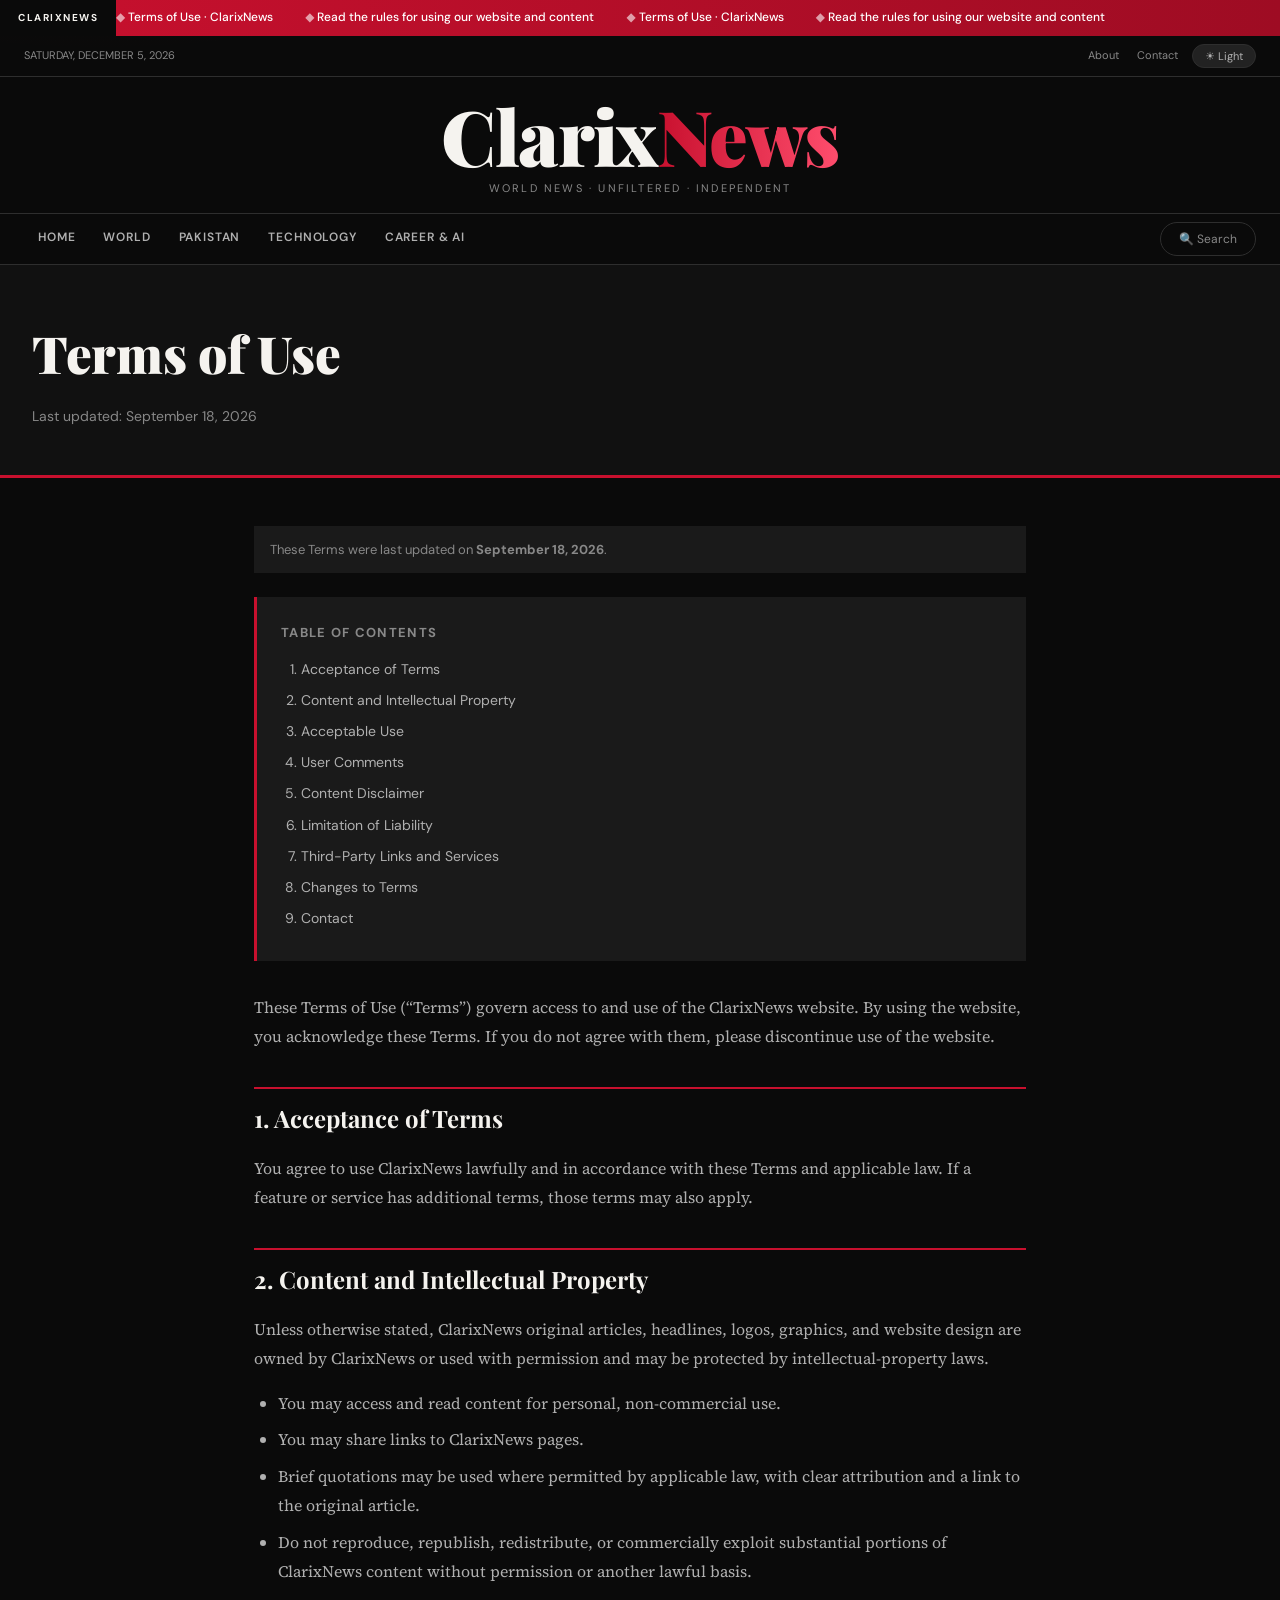
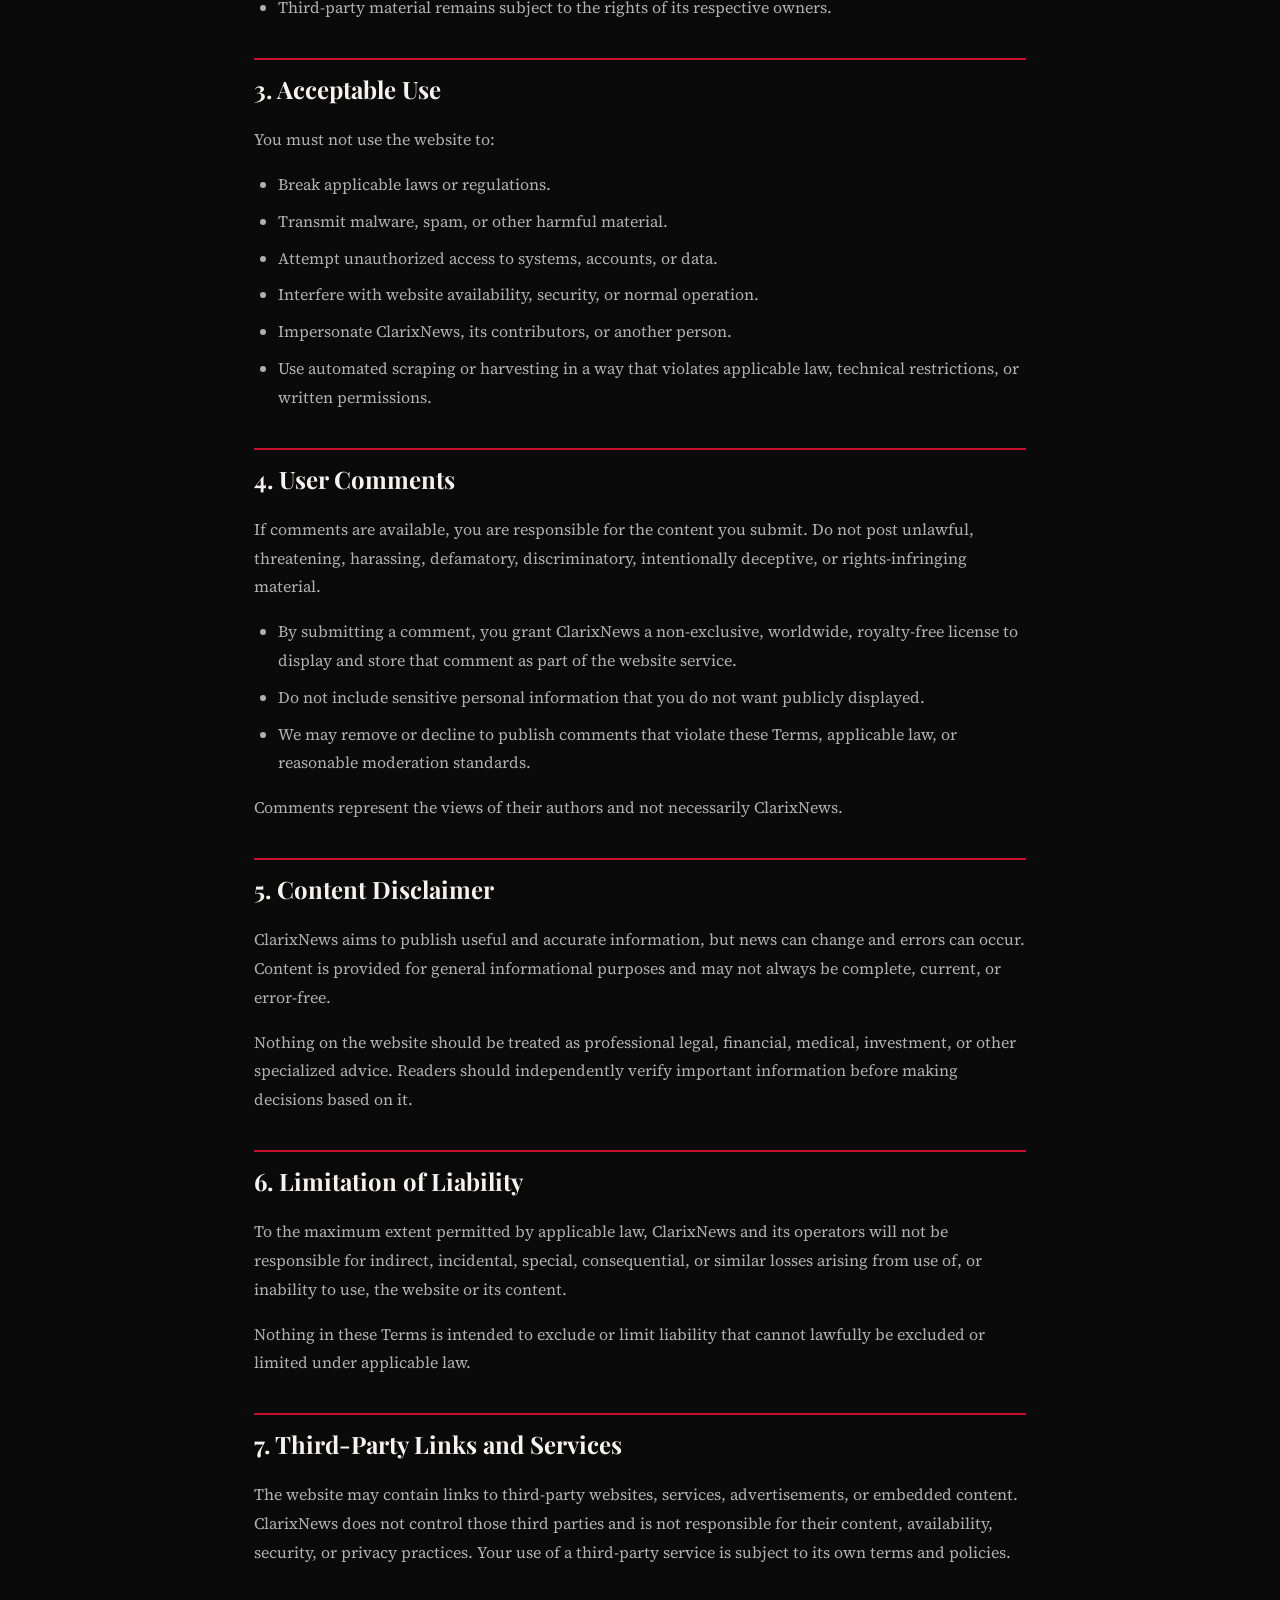
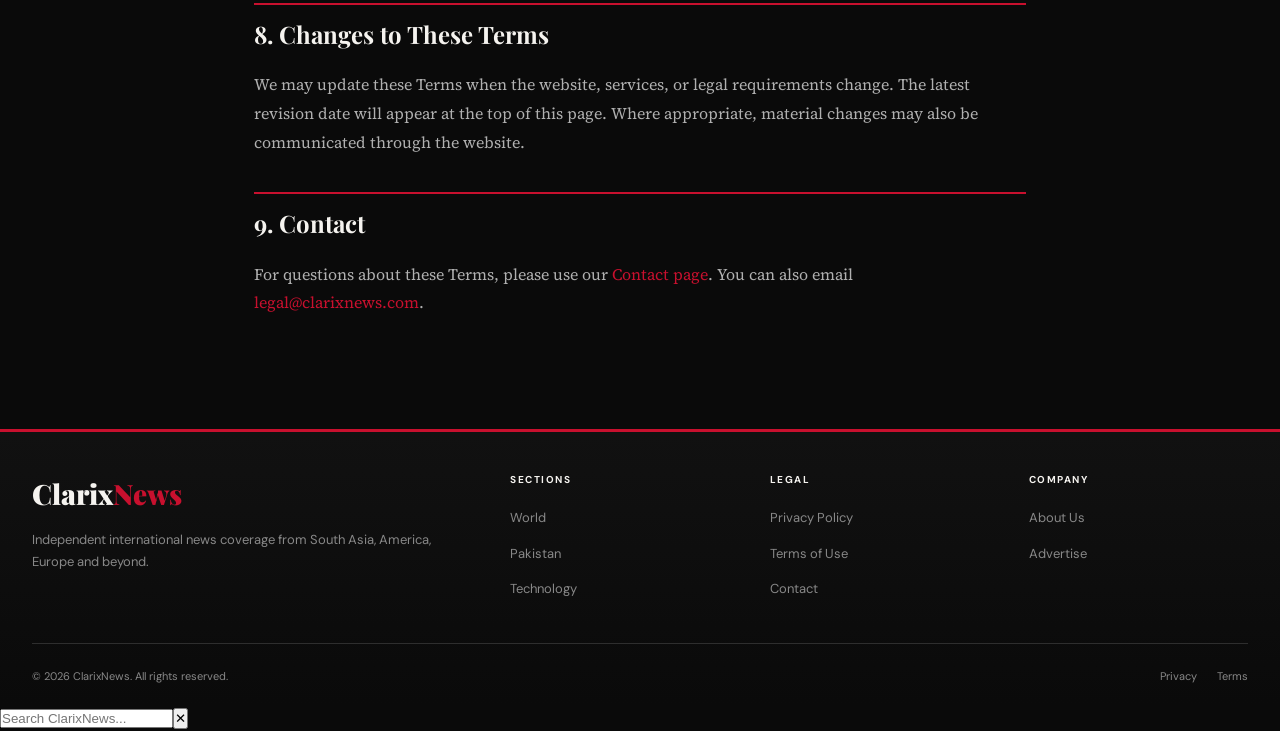
<file: terms.html>
<!DOCTYPE html>
<html lang="en" data-theme="dark">
<head>
  <meta charset="UTF-8">
  <meta name="viewport" content="width=device-width, initial-scale=1.0">
  <title>Terms of Use – ClarixNews</title>
  <meta name="description" content="Terms of Use for ClarixNews, covering website access, content use, comments, third-party services, and important disclaimers.">
  <meta name="robots" content="index,follow,max-image-preview:large">
  <meta name="author" content="ClarixNews">
  <link rel="canonical" href="https://clarixnews.vercel.app/terms.html">
  <meta name="theme-color" content="#0a0a0a">
  <meta property="og:type" content="website">
  <meta property="og:url" content="https://clarixnews.vercel.app/terms.html">
  <meta property="og:title" content="Terms of Use – ClarixNews">
  <meta property="og:description" content="Rules and guidelines for using ClarixNews and its published content.">
  <meta property="og:image" content="https://clarixnews.vercel.app/og-image.png">
  <meta property="og:site_name" content="ClarixNews">
  <meta name="twitter:card" content="summary_large_image">
  <meta name="twitter:title" content="Terms of Use – ClarixNews">
  <meta name="twitter:description" content="Rules and guidelines for using ClarixNews and its published content.">
  <meta name="twitter:image" content="https://clarixnews.vercel.app/og-image.png">
  <link rel="icon" href="favicon.ico" sizes="any">
  <link rel="icon" type="image/svg+xml" href="favicon.svg">
  <link rel="apple-touch-icon" href="apple-touch-icon.png">
  <link rel="manifest" href="site.webmanifest">
  <link rel="preconnect" href="https://fonts.googleapis.com">
  <link rel="preconnect" href="https://fonts.gstatic.com" crossorigin>
  <link href="https://fonts.googleapis.com/css2?family=Playfair+Display:wght@700;900&family=Source+Serif+4:opsz,wght@8..60,300;400;600&family=DM+Sans:wght@300;400;500;600&display=swap" rel="stylesheet">
  <link rel="stylesheet" href="shared.css">
  <style>
    .skip-link{position:absolute;left:16px;top:-60px;z-index:9999;padding:10px 14px;background:var(--bg-1);color:var(--text-1);border:2px solid var(--red);border-radius:6px;font-family:var(--font-sans);font-weight:600;text-decoration:none}
    .skip-link:focus{top:12px}
    .policy-hero{background:var(--bg-2);border-bottom:3px solid var(--red);padding:48px 0}
    .policy-hero h1{font-family:var(--font-display);font-size:clamp(28px,4vw,52px);font-weight:900;color:var(--text-1);margin-bottom:10px}
    .policy-hero p{font-size:14px;color:var(--text-3)}
    .policy-body{max-width:820px;margin:0 auto;padding:48px 24px;font-family:var(--font-serif);font-size:16px;line-height:1.8;color:var(--text-2)}
    .policy-body h2{font-family:var(--font-display);font-size:24px;font-weight:700;color:var(--text-1);margin:36px 0 14px;padding-top:8px;border-top:2px solid var(--red);scroll-margin-top:24px}
    .policy-body p{margin-bottom:16px}.policy-body ul{padding-left:24px;margin-bottom:16px}.policy-body li{margin-bottom:8px}.policy-body a{color:var(--red)}
    .toc{background:var(--bg-3);padding:24px;margin-bottom:32px;border-left:3px solid var(--red)}
    .toc h3{font-family:var(--font-sans);font-size:13px;font-weight:700;letter-spacing:.1em;text-transform:uppercase;color:var(--text-3);margin:0 0 12px}
    .toc ol{padding-left:20px}.toc li{margin-bottom:6px;font-size:14px;font-family:var(--font-sans)}.toc a{color:var(--text-2)}
    .last-updated{background:var(--bg-3);padding:12px 16px;font-size:13px;color:var(--text-3);font-family:var(--font-sans);margin-bottom:24px}
    @media(max-width:600px){.policy-body{padding:32px 18px;font-size:15px}.policy-body h2{font-size:21px}.toc{padding:18px}}
  </style>
  <script async src="https://www.googletagmanager.com/gtag/js?id=G-T7B4BGRJFC"></script>
  <script>
    window.dataLayer=window.dataLayer||[];
    function gtag(){dataLayer.push(arguments);}
    gtag('js',new Date());
    gtag('config','G-T7B4BGRJFC');
  </script>
</head>
<body>
  <a class="skip-link" href="#main-content">Skip to main content</a>
  <div class="ticker-bar"><div class="ticker-label">ClarixNews</div><div class="ticker-track"><div class="ticker-inner"><span>Terms of Use · ClarixNews</span><span>Read the rules for using our website and content</span><span>Terms of Use · ClarixNews</span><span>Read the rules for using our website and content</span></div></div></div>
  <div class="top-bar"><div class="top-bar-inner"><div class="top-bar-left"><span id="currentDate"></span></div><div style="display:flex;align-items:center;gap:14px"><div class="top-bar-links"><a href="about.html">About</a><a href="contact.html">Contact</a></div><button class="theme-toggle" id="themeBtn" type="button">☀ Light</button></div></div></div>
  <header><div class="logo"><a href="index.html">Clarix<span>News</span></a></div><div class="tagline">World News · Unfiltered · Independent</div></header>
  <nav class="main-nav" aria-label="Main navigation"><div class="nav-inner"><button class="mobile-nav-btn" id="mobileNavBtn" type="button" aria-label="Open navigation" aria-expanded="false" aria-controls="navLinks">☰</button><ul class="nav-links" id="navLinks"><li><a href="index.html">Home</a></li><li><a href="category.html?cat=world">World</a></li><li><a href="category.html?cat=pakistan">Pakistan</a></li><li><a href="category.html?cat=tech">Technology</a></li><li><a href="category.html?cat=career">Career &amp; AI</a></li></ul><div class="nav-right"><button class="search-btn" id="searchBtn" type="button">🔍 Search</button></div></div></nav>

  <div class="policy-hero"><div class="container"><h1>Terms of Use</h1><p>Last updated: September 18, 2026</p></div></div>
  <main id="main-content">
    <article class="policy-body">
      <div class="last-updated" role="note">These Terms were last updated on <strong>September 18, 2026</strong>.</div>
      <nav class="toc" aria-label="Table of contents">
        <h3>Table of Contents</h3>
        <ol>
          <li><a href="#acceptance">Acceptance of Terms</a></li>
          <li><a href="#content">Content and Intellectual Property</a></li>
          <li><a href="#use">Acceptable Use</a></li>
          <li><a href="#comments">User Comments</a></li>
          <li><a href="#disclaimer">Content Disclaimer</a></li>
          <li><a href="#liability">Limitation of Liability</a></li>
          <li><a href="#links">Third-Party Links and Services</a></li>
          <li><a href="#changes">Changes to Terms</a></li>
          <li><a href="#contact">Contact</a></li>
        </ol>
      </nav>

      <p>These Terms of Use (“Terms”) govern access to and use of the ClarixNews website. By using the website, you acknowledge these Terms. If you do not agree with them, please discontinue use of the website.</p>

      <h2 id="acceptance">1. Acceptance of Terms</h2>
      <p>You agree to use ClarixNews lawfully and in accordance with these Terms and applicable law. If a feature or service has additional terms, those terms may also apply.</p>

      <h2 id="content">2. Content and Intellectual Property</h2>
      <p>Unless otherwise stated, ClarixNews original articles, headlines, logos, graphics, and website design are owned by ClarixNews or used with permission and may be protected by intellectual-property laws.</p>
      <ul>
        <li>You may access and read content for personal, non-commercial use.</li>
        <li>You may share links to ClarixNews pages.</li>
        <li>Brief quotations may be used where permitted by applicable law, with clear attribution and a link to the original article.</li>
        <li>Do not reproduce, republish, redistribute, or commercially exploit substantial portions of ClarixNews content without permission or another lawful basis.</li>
        <li>Third-party material remains subject to the rights of its respective owners.</li>
      </ul>

      <h2 id="use">3. Acceptable Use</h2>
      <p>You must not use the website to:</p>
      <ul>
        <li>Break applicable laws or regulations.</li>
        <li>Transmit malware, spam, or other harmful material.</li>
        <li>Attempt unauthorized access to systems, accounts, or data.</li>
        <li>Interfere with website availability, security, or normal operation.</li>
        <li>Impersonate ClarixNews, its contributors, or another person.</li>
        <li>Use automated scraping or harvesting in a way that violates applicable law, technical restrictions, or written permissions.</li>
      </ul>

      <h2 id="comments">4. User Comments</h2>
      <p>If comments are available, you are responsible for the content you submit. Do not post unlawful, threatening, harassing, defamatory, discriminatory, intentionally deceptive, or rights-infringing material.</p>
      <ul>
        <li>By submitting a comment, you grant ClarixNews a non-exclusive, worldwide, royalty-free license to display and store that comment as part of the website service.</li>
        <li>Do not include sensitive personal information that you do not want publicly displayed.</li>
        <li>We may remove or decline to publish comments that violate these Terms, applicable law, or reasonable moderation standards.</li>
      </ul>
      <p>Comments represent the views of their authors and not necessarily ClarixNews.</p>

      <h2 id="disclaimer">5. Content Disclaimer</h2>
      <p>ClarixNews aims to publish useful and accurate information, but news can change and errors can occur. Content is provided for general informational purposes and may not always be complete, current, or error-free.</p>
      <p>Nothing on the website should be treated as professional legal, financial, medical, investment, or other specialized advice. Readers should independently verify important information before making decisions based on it.</p>

      <h2 id="liability">6. Limitation of Liability</h2>
      <p>To the maximum extent permitted by applicable law, ClarixNews and its operators will not be responsible for indirect, incidental, special, consequential, or similar losses arising from use of, or inability to use, the website or its content.</p>
      <p>Nothing in these Terms is intended to exclude or limit liability that cannot lawfully be excluded or limited under applicable law.</p>

      <h2 id="links">7. Third-Party Links and Services</h2>
      <p>The website may contain links to third-party websites, services, advertisements, or embedded content. ClarixNews does not control those third parties and is not responsible for their content, availability, security, or privacy practices. Your use of a third-party service is subject to its own terms and policies.</p>

      <h2 id="changes">8. Changes to These Terms</h2>
      <p>We may update these Terms when the website, services, or legal requirements change. The latest revision date will appear at the top of this page. Where appropriate, material changes may also be communicated through the website.</p>

      <h2 id="contact">9. Contact</h2>
      <p>For questions about these Terms, please use our <a href="contact.html">Contact page</a>. You can also email <a href="mailto:legal@clarixnews.com">legal@clarixnews.com</a>.</p>
    </article>
  </main>

  <footer><div class="container"><div class="footer-grid"><div><div class="footer-logo">Clarix<span>News</span></div><div class="footer-desc">Independent international news coverage from South Asia, America, Europe and beyond.</div></div><div class="footer-col"><h4>Sections</h4><ul><li><a href="category.html?cat=world">World</a></li><li><a href="category.html?cat=pakistan">Pakistan</a></li><li><a href="category.html?cat=tech">Technology</a></li></ul></div><div class="footer-col"><h4>Legal</h4><ul><li><a href="privacy.html">Privacy Policy</a></li><li><a href="terms.html" aria-current="page">Terms of Use</a></li><li><a href="contact.html">Contact</a></li></ul></div><div class="footer-col"><h4>Company</h4><ul><li><a href="about.html">About Us</a></li><li><a href="contact.html">Advertise</a></li></ul></div></div><div class="footer-bottom"><div>© 2026 ClarixNews. All rights reserved.</div><div class="footer-bottom-links"><a href="privacy.html">Privacy</a><a href="terms.html">Terms</a></div></div></div></footer>
  <button class="scroll-top" id="scrollTop" type="button" aria-label="Scroll to top">↑</button>
  <div class="search-overlay" id="searchOverlay" aria-hidden="true"><div class="search-box"><form class="search-header" id="searchForm"><input type="search" id="searchInput" placeholder="Search ClarixNews..." autocomplete="off" aria-label="Search ClarixNews"><button type="button" class="search-close" id="searchClose" aria-label="Close search">✕</button></form></div></div>
  <script src="shared.js"></script>
</body>
</html>
</file>
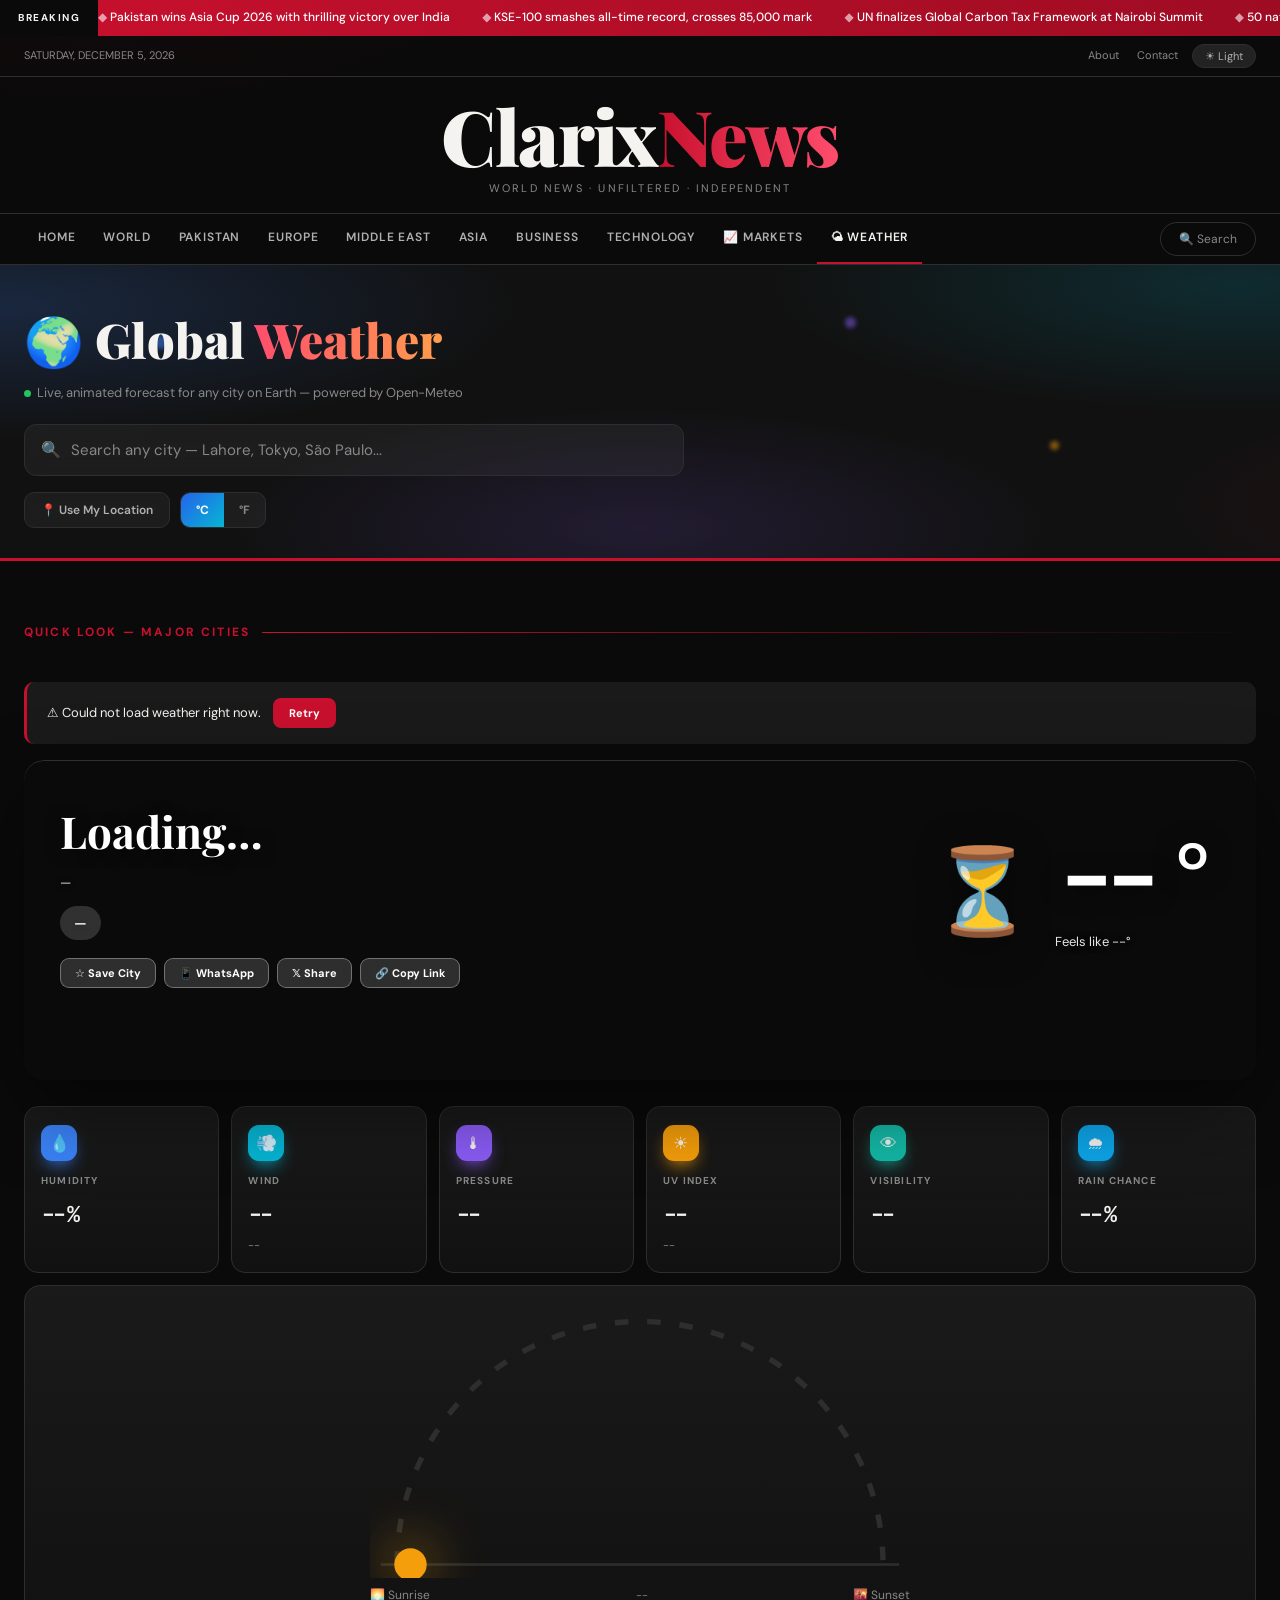
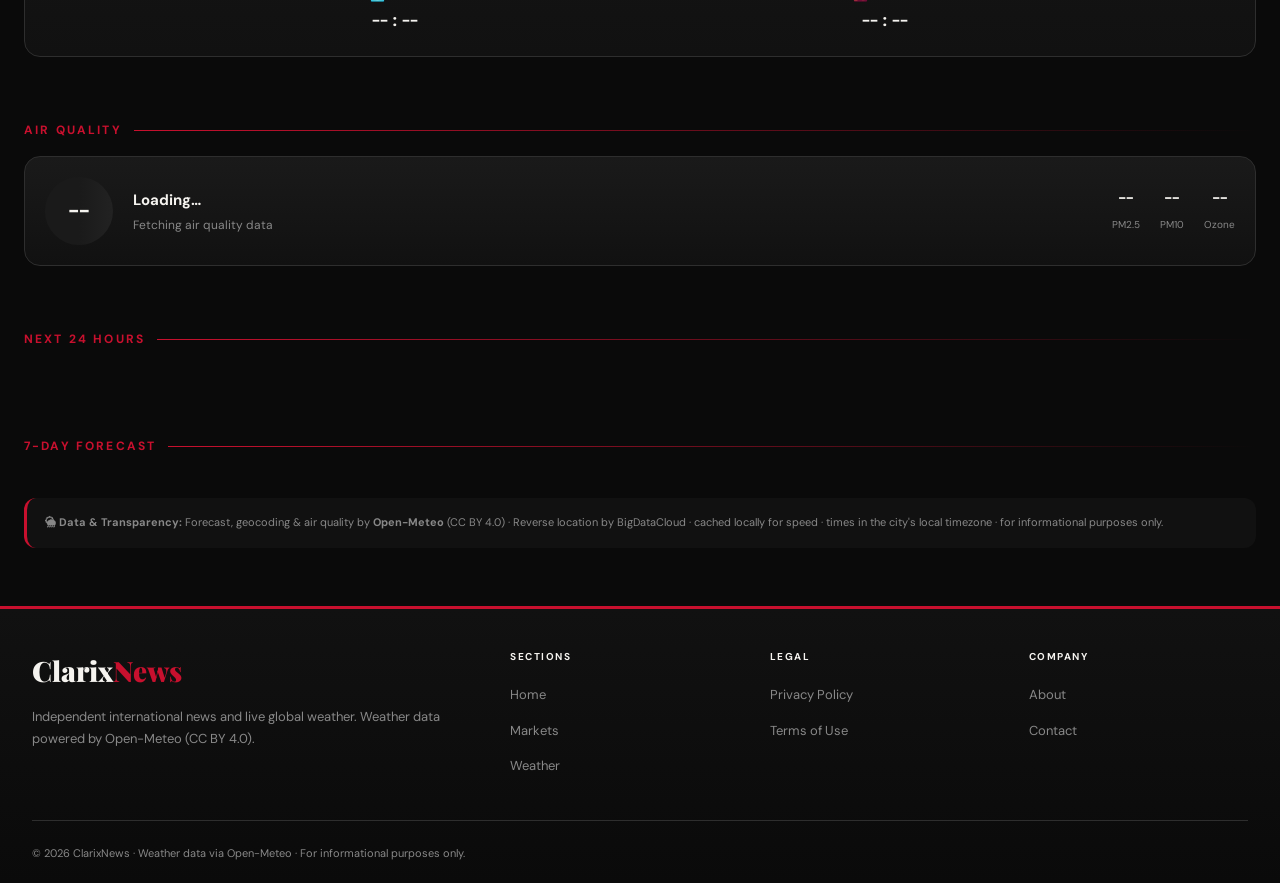
<file: weather.html>
<!DOCTYPE html>
<html lang="en" data-theme="dark">
<head>
  <meta charset="UTF-8" />
  <meta name="viewport" content="width=device-width, initial-scale=1.0" />
  <title>Weather – Live Global Forecast, Air Quality & Alerts | ClarixNews</title>
  <meta name="description" content="Beautiful live weather for any city on Earth — animated current conditions, hourly & 7-day forecast, air quality, sunrise/sunset arc and severe weather alerts." />
  <meta name="robots" content="index, follow, max-image-preview:large" />
  <link rel="canonical" href="https://clarixnews.vercel.app/weather.html" />
  <meta name="theme-color" content="#0a0a0a" />
  <meta property="og:type" content="website" />
  <meta property="og:url" content="https://clarixnews.vercel.app/weather.html" />
  <meta property="og:title" content="Weather – Live Global Forecast | ClarixNews" />
  <meta property="og:description" content="Animated live weather: current conditions, hourly & 7-day forecast, air quality and alerts for any city." />
  <meta property="og:image" content="https://clarixnews.vercel.app/og-image.png" />
  <meta property="og:site_name" content="ClarixNews" />
  <meta name="twitter:card" content="summary_large_image" />
  <meta name="twitter:site" content="@ClarixNews" />
  <meta name="twitter:title" content="Weather – Live Global Forecast | ClarixNews" />
  <meta name="twitter:image" content="https://clarixnews.vercel.app/og-image.png" />
  <script type="application/ld+json">
  {
    "@context": "https://schema.org",
    "@type": "WebPage",
    "name": "ClarixNews Weather",
    "url": "https://clarixnews.vercel.app/weather.html",
    "description": "Live global weather with animated conditions, forecasts and air quality.",
    "provider": { "@type": "NewsMediaOrganization", "name": "ClarixNews", "url": "https://clarixnews.vercel.app" }
  }
  </script>
  <link rel="icon" type="image/x-icon" href="favicon.ico" />
  <link rel="icon" type="image/svg+xml" href="favicon.svg" />
  <link rel="apple-touch-icon" sizes="180x180" href="apple-touch-icon.png" />
  <link rel="icon" type="image/png" sizes="192x192" href="icon-192.png" />
  <link rel="icon" type="image/png" sizes="512x512" href="icon-512.png" />
  <link rel="manifest" href="site.webmanifest" />
  <link rel="preconnect" href="https://fonts.googleapis.com" />
  <link rel="preconnect" href="https://fonts.gstatic.com" crossorigin />
  <link href="https://fonts.googleapis.com/css2?family=Playfair+Display:wght@700;900&family=DM+Sans:wght@300;400;500;600;700&family=JetBrains+Mono:wght@400;500;600&display=swap" rel="stylesheet" />
  <link rel="stylesheet" href="shared.css" />
  <script async src="https://www.googletagmanager.com/gtag/js?id=G-T7B4BGRJFC"></script>
  <script>window.dataLayer=window.dataLayer||[];function gtag(){dataLayer.push(arguments);}gtag('js',new Date());gtag('config','G-T7B4BGRJFC');</script>
  <script async src="https://pagead2.googlesyndication.com/pagead/js/adsbygoogle.js?client=ca-pub-4603226403653034" crossorigin="anonymous"></script>

  <style>
    * { box-sizing: border-box; }
    body {
      background:
        radial-gradient(1100px 480px at 85% -10%, rgba(59,130,246,.08), transparent 60%),
        radial-gradient(900px 420px at 8% -5%, rgba(200,16,46,.07), transparent 60%),
        radial-gradient(700px 380px at 50% 110%, rgba(139,92,246,.06), transparent 60%),
        var(--bg-1);
      color: var(--text-1); font-family: var(--font-sans); overflow-x: hidden;
    }
    /* news search overlay — hidden by default */
    .search-overlay { display:none; position:fixed; inset:0; background:rgba(0,0,0,.85); z-index:1000; align-items:flex-start; justify-content:center; padding-top:80px; }
    .search-box { background:var(--bg-2); width:100%; max-width:640px; border-top:3px solid var(--red); }
    .search-header { display:flex; align-items:center; padding:0 20px; border-bottom:1px solid var(--border); }
    .search-header input { flex:1; background:none; border:none; color:var(--text-1); font-size:20px; padding:20px 0; outline:none; font-family:var(--font-sans); }
    .search-header input::placeholder { color:var(--text-3); }
    .search-close { background:none; border:none; color:var(--text-3); font-size:24px; padding:8px; cursor:pointer; }

    /* ── HERO (aurora) ── */
    .wx-hero { position:relative; overflow:hidden; background:var(--bg-2); border-bottom:3px solid var(--red); padding:36px 0 30px; }
    .wx-hero::before { content:''; position:absolute; inset:-40%;
      background:
        radial-gradient(38% 42% at 22% 30%, rgba(59,130,246,.20), transparent 60%),
        radial-gradient(34% 40% at 76% 26%, rgba(6,182,212,.16), transparent 60%),
        radial-gradient(30% 38% at 50% 72%, rgba(139,92,246,.14), transparent 60%),
        radial-gradient(26% 34% at 88% 68%, rgba(200,16,46,.12), transparent 60%);
      animation: aurora 18s ease-in-out infinite alternate; pointer-events:none; }
    @keyframes aurora { 0%{transform:translate3d(-3%,-2%,0) scale(1);} 50%{transform:translate3d(2%,3%,0) scale(1.06);} 100%{transform:translate3d(4%,-3%,0) scale(1.02);} }
    .orb { position:absolute; border-radius:50%; filter:blur(2px); opacity:.5; pointer-events:none; animation:floatY 9s ease-in-out infinite; }
    .orb.o1 { width:14px; height:14px; background:#3b82f6; top:24%; left:12%; }
    .orb.o2 { width:9px; height:9px; background:#f59e0b; top:60%; left:82%; animation-delay:-3s; }
    .orb.o3 { width:11px; height:11px; background:#8b5cf6; top:18%; left:66%; animation-delay:-6s; }
    @keyframes floatY { 0%,100%{transform:translateY(0);} 50%{transform:translateY(-16px);} }
    .wx-hero-inner { position:relative; z-index:2; max-width:1280px; margin:0 auto; padding:0 24px; }
    .wx-hero h1 { font-family:var(--font-display); font-size:clamp(30px,4.4vw,48px); font-weight:900; }
    .wx-hero h1 span { background:linear-gradient(90deg,#ff4d6d,#ff9e4d); -webkit-background-clip:text; background-clip:text; color:transparent; }
    .wx-hero .sub { font-size:13px; color:var(--text-3); margin-top:6px; }
    .live-dot { display:inline-block; width:7px; height:7px; background:#22c55e; border-radius:50%; margin-right:6px; animation:blink 2s infinite; }
    @keyframes blink { 0%,100%{opacity:1} 50%{opacity:.3} }

    /* ── SMART SEARCH ── */
    .ws-wrap { position:relative; max-width:660px; margin-top:20px; z-index:50; }
    .ws-box { display:flex; align-items:center; gap:10px; background:rgba(255,255,255,.05); border:1px solid var(--border); border-radius:12px; padding:0 16px; backdrop-filter:blur(10px); transition:border-color .2s, box-shadow .2s, transform .2s; }
    .ws-box:focus-within { border-color:#3b82f6; box-shadow:0 0 0 4px rgba(59,130,246,.16), 0 10px 30px rgba(0,0,0,.35); transform:translateY(-1px); }
    .ws-box input { flex:1; background:none; border:none; outline:none; color:var(--text-1); font-size:15px; padding:15px 0; font-family:var(--font-sans); }
    .ws-box input::placeholder { color:var(--text-3); }
    .ws-sugg { position:absolute; top:calc(100% + 8px); left:0; right:0; background:var(--bg-2); border:1px solid var(--border); border-radius:12px; z-index:400; display:none; max-height:380px; overflow-y:auto; box-shadow:0 20px 50px rgba(0,0,0,.55); }
    .ws-sugg.open { display:block; animation:popIn .18s ease; }
    @keyframes popIn { from{opacity:0; transform:translateY(-6px) scale(.99);} to{opacity:1; transform:none;} }
    .ws-item { display:flex; align-items:center; gap:12px; padding:12px 14px; cursor:pointer; border-bottom:1px solid var(--border); transition:background .12s; }
    .ws-item:last-child { border-bottom:none; }
    .ws-item:hover, .ws-item.active { background:var(--bg-3); }
    .ws-flag { font-size:20px; }
    .ws-name { font-size:14px; font-weight:600; }
    .ws-region { font-size:11px; color:var(--text-3); margin-top:1px; }
    .ws-head { padding:9px 14px; font-size:10px; font-weight:700; letter-spacing:.12em; text-transform:uppercase; color:var(--text-3); background:var(--bg-3); border-radius:12px 12px 0 0; }
    .ws-empty { padding:18px; text-align:center; font-size:13px; color:var(--text-3); }

    .wx-controls { display:flex; gap:10px; margin-top:16px; flex-wrap:wrap; align-items:center; }
    .wx-btn { display:inline-flex; align-items:center; gap:7px; background:rgba(255,255,255,.05); border:1px solid var(--border); color:var(--text-2); padding:9px 16px; font-size:12px; font-weight:600; cursor:pointer; border-radius:10px; transition:all .2s; backdrop-filter:blur(6px); }
    .wx-btn:hover { border-color:#3b82f6; color:var(--text-1); transform:translateY(-2px); box-shadow:0 8px 20px rgba(59,130,246,.18); }
    .unit-toggle { display:inline-flex; background:rgba(255,255,255,.05); border:1px solid var(--border); border-radius:10px; overflow:hidden; }
    .unit-btn { padding:9px 15px; font-size:12px; font-weight:700; cursor:pointer; background:transparent; border:none; color:var(--text-3); transition:all .2s; }
    .unit-btn.active { background:linear-gradient(135deg,#2563eb,#06b6d4); color:#fff; }

    /* ── LAYOUT ── */
    .wx-container { max-width:1280px; margin:0 auto; padding:26px 24px 10px; }
    .section-label { display:flex; align-items:center; gap:12px; margin:32px 0 16px; }
    .section-label h2 { font-size:12px; font-weight:700; letter-spacing:.18em; text-transform:uppercase; color:var(--red); white-space:nowrap; }
    .section-label::after { content:''; flex:1; height:1px; background:linear-gradient(90deg,var(--red),transparent); }
    .reveal { opacity:0; transform:translateY(14px); transition:opacity .6s ease, transform .6s ease; }
    .reveal.in { opacity:1; transform:none; }

    /* ── QUICK CITIES (snap strip, no scrollbar) ── */
    .qc-grid { display:flex; overflow-x:auto; gap:12px; padding:2px 2px 6px; scroll-snap-type:x mandatory; scrollbar-width:none;
      -webkit-mask-image:linear-gradient(90deg,transparent,#000 22px,#000 calc(100% - 22px),transparent);
      mask-image:linear-gradient(90deg,transparent,#000 22px,#000 calc(100% - 22px),transparent); }
    .qc-grid::-webkit-scrollbar { display:none; }
    .qc-card { min-width:176px; scroll-snap-align:start; border-radius:14px; border:1px solid var(--border); background:linear-gradient(180deg,var(--bg-3),var(--bg-2)); padding:16px; cursor:pointer; position:relative; transition:transform .2s, box-shadow .2s, border-color .2s; }
    .qc-card:hover { transform:translateY(-4px); box-shadow:0 14px 30px rgba(0,0,0,.4); border-color:rgba(59,130,246,.5); }
    .qc-card.fav::after { content:'★'; position:absolute; top:10px; right:12px; color:#f59e0b; font-size:12px; }
    .qc-name { font-size:12px; font-weight:700; color:var(--text-2); margin-bottom:10px; }
    .qc-row { display:flex; align-items:center; justify-content:space-between; }
    .qc-icon { font-size:28px; animation:floatY 6s ease-in-out infinite; }
    .qc-temp { font-family:'JetBrains Mono',monospace; font-size:22px; font-weight:600; }
    .qc-desc { font-size:11px; color:var(--text-3); margin-top:8px; }

    /* ── CURRENT (living sky) ── */
    .wx-current { position:relative; overflow:hidden; border-radius:20px; min-height:320px; margin:6px 0 26px; transition:background 1.2s ease; box-shadow:0 30px 80px rgba(0,0,0,.45); }
    .wx-current::after { content:''; position:absolute; inset:0; border-radius:20px; pointer-events:none; box-shadow:inset 0 1px 0 rgba(255,255,255,.15); }
    .wx-fx { position:absolute; inset:0; pointer-events:none; overflow:hidden; }
    .wx-fx span { position:absolute; display:block; }
    .wx-fx .drop { width:1px; height:18px; background:linear-gradient(transparent,rgba(255,255,255,.5)); animation:fall linear infinite; }
    @keyframes fall { from{top:-14%} to{top:114%} }
    .wx-fx .flake { width:5px; height:5px; border-radius:50%; background:rgba(255,255,255,.8); animation:flake linear infinite; }
    @keyframes flake { from{top:-10%; transform:translateX(0)} 50%{transform:translateX(16px)} to{top:114%; transform:translateX(-12px)} }
    .wx-fx .cloud { width:180px; height:50px; border-radius:50px; background:rgba(255,255,255,.12); filter:blur(10px); animation:drift linear infinite; }
    @keyframes drift { from{left:-30%} to{left:115%} }
    .wx-fx .star { width:2px; height:2px; border-radius:50%; background:#fff; animation:twinkle ease-in-out infinite; }
    @keyframes twinkle { 0%,100%{opacity:.95} 50%{opacity:.12} }
    .wx-fx .sun { width:150px; height:150px; border-radius:50%; background:radial-gradient(circle,rgba(255,214,110,.65),rgba(255,214,110,0) 70%); top:4%; right:6%; animation:pulse 6s ease-in-out infinite; }
    @keyframes pulse { 0%,100%{transform:scale(1); opacity:.95} 50%{transform:scale(1.14); opacity:.6} }
    .wx-fx .rays { width:220px; height:220px; top:0%; right:2%; border-radius:50%; background:repeating-conic-gradient(rgba(255,220,130,.14) 0deg 6deg, transparent 6deg 24deg); animation:raySpin 40s linear infinite; }
    @keyframes raySpin { to{transform:rotate(360deg)} }
    .wx-fx .moon { width:70px; height:70px; border-radius:50%; top:10%; right:10%; background:radial-gradient(circle at 35% 35%, #f8fafc, #cbd5e1 70%); box-shadow:0 0 40px rgba(248,250,252,.5); }
    .wx-fx .flash { inset:0; background:#fff; opacity:0; animation:flash 7s linear infinite; }
    @keyframes flash { 0%,92%,96%,100%{opacity:0} 93%,95%{opacity:.16} }
    .wx-current-inner { position:relative; z-index:2; padding:36px; display:flex; flex-wrap:wrap; align-items:center; justify-content:space-between; gap:26px; }
    .wx-loc h2 { font-family:var(--font-display); font-size:clamp(28px,4vw,44px); font-weight:700; color:#fff; text-shadow:0 2px 16px rgba(0,0,0,.5); }
    .wx-dt { font-size:13px; color:rgba(255,255,255,.88); margin-top:6px; text-shadow:0 1px 8px rgba(0,0,0,.45); }
    .wx-cond { display:inline-block; font-size:14px; font-weight:600; color:#fff; margin-top:12px; padding:6px 14px; border-radius:20px; background:rgba(255,255,255,.16); backdrop-filter:blur(6px); text-shadow:0 1px 6px rgba(0,0,0,.4); }
    .wx-actions { display:flex; gap:8px; margin-top:18px; flex-wrap:wrap; }
    .wx-act { background:rgba(255,255,255,.15); border:1px solid rgba(255,255,255,.32); color:#fff; padding:7px 14px; font-size:11px; font-weight:700; cursor:pointer; border-radius:9px; transition:all .2s; backdrop-filter:blur(6px); }
    .wx-act:hover { background:rgba(255,255,255,.28); transform:translateY(-2px); }
    .wx-act.saved { background:rgba(245,158,11,.9); border-color:rgba(245,158,11,1); }
    .wx-temp-block { display:flex; align-items:center; gap:20px; }
    .wx-big-icon { font-size:84px; line-height:1; filter:drop-shadow(0 8px 20px rgba(0,0,0,.4)); animation:floatY 5s ease-in-out infinite; }
    .wx-big-temp { font-family:'JetBrains Mono',monospace; font-size:clamp(58px,9vw,92px); font-weight:600; color:#fff; line-height:1; text-shadow:0 4px 24px rgba(0,0,0,.5); }
    .wx-big-temp.pop { animation:popIn .5s cubic-bezier(.2,1.4,.4,1); }
    .wx-feels { font-size:13px; color:rgba(255,255,255,.9); margin-top:8px; text-shadow:0 1px 8px rgba(0,0,0,.45); }

    /* ── ALERTS ── */
    .wx-alert { display:flex; gap:12px; align-items:flex-start; background:linear-gradient(135deg,#dc2626,#9f1239); color:#fff; border-radius:14px; padding:15px 18px; margin:0 0 14px; box-shadow:0 12px 30px rgba(220,38,38,.25); animation:popIn .35s ease; }
    .wx-alert .ic { font-size:24px; }
    .wx-alert h3 { font-size:14px; font-weight:700; }
    .wx-alert p { font-size:12px; line-height:1.6; opacity:.95; }

    /* ── DETAILS (color chips) ── */
    .det-grid { display:grid; grid-template-columns:repeat(auto-fit,minmax(160px,1fr)); gap:12px; margin-bottom:12px; }
    .det-card { border-radius:14px; border:1px solid var(--border); background:linear-gradient(180deg,var(--bg-3),var(--bg-2)); padding:18px 16px; transition:transform .2s, box-shadow .2s, border-color .2s; }
    .det-card:hover { transform:translateY(-4px); box-shadow:0 14px 30px rgba(0,0,0,.35); border-color:var(--acc); }
    .det-ico { width:36px; height:36px; border-radius:11px; background:var(--acc); display:flex; align-items:center; justify-content:center; font-size:17px; margin-bottom:12px; box-shadow:0 8px 18px -6px var(--acc); }
    .det-label { font-size:10px; font-weight:700; letter-spacing:.12em; text-transform:uppercase; color:var(--text-3); margin-bottom:8px; }
    .det-val { font-family:'JetBrains Mono',monospace; font-size:22px; font-weight:600; }
    .det-sub { font-size:11px; color:var(--text-3); margin-top:4px; }

    /* ── SUN ARC ── */
    .sun-card { border-radius:16px; border:1px solid var(--border); background:linear-gradient(180deg,var(--bg-3),var(--bg-2)); padding:22px; margin-bottom:12px; }
    .sun-path { stroke-dasharray:5 7; animation:dashMove 26s linear infinite; }
    @keyframes dashMove { to{stroke-dashoffset:-240;} }
    #sunDot { filter:drop-shadow(0 0 10px rgba(245,158,11,.9)); }
    .sun-times { display:flex; justify-content:space-between; font-size:12px; color:var(--text-3); margin-top:8px; }
    .sun-times strong { display:block; font-family:'JetBrains Mono',monospace; font-size:16px; color:var(--text-1); margin-top:3px; }

    /* ── AQI ── */
    .aqi-card { border-radius:16px; border:1px solid var(--border); background:linear-gradient(180deg,var(--bg-3),var(--bg-2)); padding:20px; margin-bottom:26px; display:flex; align-items:center; gap:20px; flex-wrap:wrap; }
    .aqi-badge { width:68px; height:68px; border-radius:50%; display:flex; align-items:center; justify-content:center; flex-shrink:0; transition:box-shadow .4s; }
    .aqi-num { font-family:'JetBrains Mono',monospace; font-size:21px; font-weight:700; }
    .aqi-info h3 { font-size:15px; font-weight:700; margin-bottom:4px; }
    .aqi-info p { font-size:12px; color:var(--text-3); }
    .aqi-polls { display:flex; gap:20px; margin-left:auto; flex-wrap:wrap; }
    .aqi-poll { text-align:center; }
    .aqi-poll b { display:block; font-family:'JetBrains Mono',monospace; font-size:15px; }
    .aqi-poll span { font-size:10px; color:var(--text-3); }

    /* ── HOURLY (no scrollbar, edge fade) ── */
    .hr-strip { display:flex; gap:9px; overflow-x:auto; padding:2px 2px 6px; scrollbar-width:none;
      -webkit-mask-image:linear-gradient(90deg,transparent,#000 22px,#000 calc(100% - 22px),transparent);
      mask-image:linear-gradient(90deg,transparent,#000 22px,#000 calc(100% - 22px),transparent); }
    .hr-strip::-webkit-scrollbar { display:none; }
    .hr-card { flex-shrink:0; width:92px; padding:14px 8px; text-align:center; border-radius:12px; border:1px solid var(--border); background:var(--bg-3); transition:transform .2s, border-color .2s; }
    .hr-card:hover { transform:translateY(-4px); border-color:rgba(6,182,212,.6); }
    .hr-card.now { background:linear-gradient(180deg,rgba(37,99,235,.22),rgba(6,182,212,.10)); border-color:rgba(59,130,246,.65); }
    .hr-time { font-size:11px; color:var(--text-3); font-weight:600; margin-bottom:8px; }
    .hr-icon { font-size:25px; margin-bottom:8px; }
    .hr-temp { font-family:'JetBrains Mono',monospace; font-size:14px; font-weight:600; }
    .hr-precip { font-size:10px; color:#38bdf8; margin-top:5px; }

    /* ── 7-DAY WEEK SKY CARDS ── */
    .day-list { display:grid; grid-template-columns:repeat(7,1fr); gap:12px; margin-bottom:26px; }
    .wk-card { position:relative; border-radius:18px; border:1px solid var(--border); background:linear-gradient(180deg, var(--tint), var(--bg-3) 55%, var(--bg-2)); padding:18px 12px 16px; text-align:center; overflow:hidden; opacity:1; transform:none; animation:wkIn .55s cubic-bezier(.2,.9,.3,1.2) backwards; transition:transform .25s, box-shadow .25s, border-color .25s; }
    @keyframes wkIn { from{opacity:0; transform:translateY(18px) scale(.96);} }
    .wk-card::before { content:''; position:absolute; inset:0; background:radial-gradient(120px 90px at 50% 0%, var(--tint), transparent 70%); pointer-events:none; }
    .wk-card:hover { transform:translateY(-6px) scale(1.03); box-shadow:0 18px 40px rgba(0,0,0,.45); border-color:var(--tint); z-index:2; }
    .wk-card.today { border-color:rgba(200,16,46,.7); box-shadow:0 0 0 1px rgba(200,16,46,.45), 0 14px 34px rgba(200,16,46,.18); }
    .wk-top { min-height:22px; }
    .wk-badge { display:inline-block; background:linear-gradient(90deg,#c8102e,#ff4d6d); color:#fff; font-size:9px; font-weight:800; letter-spacing:.14em; padding:4px 11px; border-radius:20px; box-shadow:0 4px 14px rgba(200,16,46,.4); }
    .wk-day { font-size:14px; font-weight:800; letter-spacing:.06em; text-transform:uppercase; color:var(--text-1); }
    .wk-day-sub { font-size:10px; color:var(--text-3); margin-top:3px; }
    .wk-ico-wrap { position:relative; width:64px; height:64px; margin:14px auto 10px; display:flex; align-items:center; justify-content:center; }
    .wk-halo { position:absolute; inset:0; border-radius:50%; background:var(--tint); filter:blur(2px); animation:halo 3.2s ease-in-out infinite; }
    @keyframes halo { 0%,100%{transform:scale(1); opacity:.9;} 50%{transform:scale(1.2); opacity:.45;} }
    .wk-ico { position:relative; font-size:34px; animation:wkFloat 4s ease-in-out infinite; }
    @keyframes wkFloat { 0%,100%{transform:translateY(0) rotate(0deg);} 50%{transform:translateY(-5px) rotate(-3deg);} }
    .wk-card:hover .wk-ico { animation:wkWiggle .6s ease; }
    @keyframes wkWiggle { 0%{transform:rotate(0)} 25%{transform:rotate(-10deg) scale(1.15)} 60%{transform:rotate(8deg) scale(1.1)} 100%{transform:rotate(0)} }
    .wk-cond { font-size:11px; color:var(--text-2); font-weight:600; min-height:16px; }
    .wk-prec { display:inline-block; margin-top:8px; font-size:10px; font-weight:700; color:#38bdf8; background:rgba(56,189,248,.12); border:1px solid rgba(56,189,248,.3); padding:3px 10px; border-radius:20px; }
    .wk-prec.hot { color:#7dd3fc; background:rgba(56,189,248,.22); border-color:rgba(56,189,248,.6); box-shadow:0 0 14px rgba(56,189,248,.3); }
    .wk-temps { display:flex; align-items:baseline; justify-content:center; gap:8px; margin-top:10px; }
    .wk-max { font-family:'JetBrains Mono',monospace; font-size:17px; font-weight:700; color:var(--text-1); }
    .wk-min { font-family:'JetBrains Mono',monospace; font-size:12px; color:var(--text-3); }
    .wk-bar { position:relative; height:5px; background:var(--bg-5); border-radius:3px; margin:10px 4px 0; overflow:hidden; }
    .wk-fill { position:absolute; height:100%; border-radius:3px; background:linear-gradient(90deg,#38bdf8,#fbbf24,#fb7185); transition:width 1.1s cubic-bezier(.2,.8,.2,1); }
    @media(max-width:1100px){
      .day-list { display:flex; overflow-x:auto; gap:10px; padding-bottom:10px; scroll-snap-type:x mandatory; scrollbar-width:none; }
      .day-list::-webkit-scrollbar { display:none; }
      .wk-card { min-width:152px; flex-shrink:0; scroll-snap-align:start; }
    }

    .sources { border-radius:12px; background:var(--bg-2); border-left:3px solid var(--red); padding:15px 18px; margin-top:8px; font-size:11px; color:var(--text-3); line-height:1.8; }
    .wx-error { display:flex; gap:12px; align-items:center; background:var(--bg-3); border-left:3px solid var(--red); border-radius:10px; padding:16px 20px; margin:16px 0; font-size:13px; }
    .wx-retry { background:var(--red); border:none; color:#fff; padding:8px 16px; font-size:11px; font-weight:700; cursor:pointer; border-radius:8px; }
    .wx-toast { position:fixed; left:50%; bottom:28px; transform:translate(-50%,20px); background:var(--bg-2); border:1px solid var(--border); color:var(--text-1); font-size:13px; font-weight:600; padding:11px 20px; border-radius:30px; box-shadow:0 16px 40px rgba(0,0,0,.5); opacity:0; pointer-events:none; transition:all .3s ease; z-index:3000; }
    .wx-toast.show { opacity:1; transform:translate(-50%,0); }
    .loading-shimmer { background:linear-gradient(90deg,var(--bg-3) 25%,var(--bg-4) 50%,var(--bg-3) 75%); background-size:200% 100%; animation:shimmer 1.4s infinite; }
    @keyframes shimmer { 0%{background-position:200% 0} 100%{background-position:-200% 0} }

    @media(max-width:700px){
      .wx-current-inner { flex-direction:column; align-items:flex-start; padding:26px; }
      .wx-temp-block { align-self:stretch; justify-content:space-between; }
      .aqi-polls { margin-left:0; width:100%; justify-content:space-between; }
      .wx-container { padding:18px 14px 8px; }
    }
  </style>
</head>
<body>

<!-- BREAKING TICKER -->
<div class="ticker-bar"><div class="ticker-label">Breaking</div><div class="ticker-track"><div class="ticker-inner"><span>Pakistan wins Asia Cup 2026 with thrilling victory over India</span><span>KSE-100 smashes all-time record, crosses 85,000 mark</span><span>UN finalizes Global Carbon Tax Framework at Nairobi Summit</span><span>50 nations sign historic Global AI Safety Treaty</span><span>Pakistan wins Asia Cup 2026 with thrilling victory over India</span><span>KSE-100 smashes all-time record, crosses 85,000 mark</span><span>UN finalizes Global Carbon Tax Framework at Nairobi Summit</span><span>50 nations sign historic Global AI Safety Treaty</span></div></div></div>

<!-- TOP BAR -->
<div class="top-bar"><div class="top-bar-inner"><div class="top-bar-left"><span id="currentDate"></span></div><div style="display:flex;align-items:center;gap:14px;"><div class="top-bar-links"><a href="about.html">About</a><a href="contact.html">Contact</a></div><button class="theme-toggle" id="themeBtn" onclick="toggleTheme()">☀ Light</button></div></div></div>

<!-- HEADER -->
<header><div class="logo"><a href="index.html">Clarix<span>News</span></a></div><div class="tagline">World News · Unfiltered · Independent</div></header>

<!-- NAV -->
<nav class="main-nav"><div class="nav-inner"><button class="mobile-nav-btn" id="mobileNavBtn">☰</button><ul class="nav-links" id="navLinks"><li><a href="index.html">Home</a></li><li><a href="category.html?cat=world">World</a></li><li><a href="category.html?cat=pakistan">Pakistan</a></li><li><a href="category.html?cat=europe">Europe</a></li><li><a href="category.html?cat=middleeast">Middle East</a></li><li><a href="category.html?cat=asia">Asia</a></li><li><a href="category.html?cat=business">Business</a></li><li><a href="category.html?cat=tech">Technology</a></li><li><a href="markets.html">📈 Markets</a></li><li><a href="weather.html" class="active">🌤 Weather</a></li></ul><div class="nav-right"><button class="search-btn" id="searchBtn">🔍 Search</button></div></div></nav>

<!-- NEWS SEARCH OVERLAY -->
<div class="search-overlay" id="searchOverlay"><div class="search-box"><form class="search-header" id="searchForm"><input type="text" id="searchInput" placeholder="Search ClarixNews..." autocomplete="off"/><button type="button" class="search-close" id="searchClose">✕</button></form></div></div>

<!-- HERO -->
<div class="wx-hero">
  <span class="orb o1"></span><span class="orb o2"></span><span class="orb o3"></span>
  <div class="wx-hero-inner">
    <div style="display:flex;align-items:center;justify-content:space-between;flex-wrap:wrap;gap:12px;">
      <div>
        <h1>🌍 Global <span>Weather</span></h1>
        <div class="sub"><span class="live-dot"></span>Live, animated forecast for any city on Earth — powered by Open-Meteo</div>
      </div>
    </div>
    <div class="ws-wrap">
      <div class="ws-box">
        <span style="opacity:.65">🔍</span>
        <input type="text" id="wsInput" placeholder="Search any city — Lahore, Tokyo, São Paulo..." autocomplete="off" />
      </div>
      <div class="ws-sugg" id="wsSugg"></div>
    </div>
    <div class="wx-controls">
      <button class="wx-btn" id="geoBtn">📍 Use My Location</button>
      <div class="unit-toggle">
        <button class="unit-btn active" id="unitC" onclick="setUnit('C')">°C</button>
        <button class="unit-btn" id="unitF" onclick="setUnit('F')">°F</button>
      </div>
    </div>
  </div>
</div>

<main>
<div class="wx-container">

  <div class="section-label" style="margin-top:4px;"><h2>Quick Look — Major Cities</h2></div>
  <div class="qc-grid" id="qcGrid"></div>

  <div id="wxAlerts"></div>
  <div id="wxError"></div>

  <div class="wx-current" id="wxCurrent">
    <div class="wx-fx" id="wxFx"></div>
    <div class="wx-current-inner">
      <div class="wx-loc">
        <h2 id="wxName">Loading…</h2>
        <div class="wx-dt" id="wxDateTime">—</div>
        <div class="wx-cond" id="wxCond">—</div>
        <div class="wx-actions">
          <button class="wx-act" id="favBtn" onclick="toggleFav()">☆ Save City</button>
          <button class="wx-act" onclick="wxShare('whatsapp')">📱 WhatsApp</button>
          <button class="wx-act" onclick="wxShare('twitter')">𝕏 Share</button>
          <button class="wx-act" onclick="wxShare('copy')">🔗 Copy Link</button>
        </div>
      </div>
      <div class="wx-temp-block">
        <div class="wx-big-icon" id="wxIcon">⏳</div>
        <div>
          <div class="wx-big-temp" id="wxTemp">--°</div>
          <div class="wx-feels" id="wxFeels">Feels like --°</div>
        </div>
      </div>
    </div>
  </div>

  <div class="det-grid reveal">
    <div class="det-card" style="--acc:#3b82f6"><div class="det-ico">💧</div><div class="det-label">Humidity</div><div class="det-val" id="dHum">--%</div></div>
    <div class="det-card" style="--acc:#06b6d4"><div class="det-ico">💨</div><div class="det-label">Wind</div><div class="det-val" id="dWind">--</div><div class="det-sub" id="dWindDir">--</div></div>
    <div class="det-card" style="--acc:#8b5cf6"><div class="det-ico">🌡</div><div class="det-label">Pressure</div><div class="det-val" id="dPress">--</div></div>
    <div class="det-card" style="--acc:#f59e0b"><div class="det-ico">☀</div><div class="det-label">UV Index</div><div class="det-val" id="dUv">--</div><div class="det-sub" id="dUvLbl">--</div></div>
    <div class="det-card" style="--acc:#14b8a6"><div class="det-ico">👁</div><div class="det-label">Visibility</div><div class="det-val" id="dVis">--</div></div>
    <div class="det-card" style="--acc:#0ea5e9"><div class="det-ico">🌧</div><div class="det-label">Rain Chance</div><div class="det-val" id="dPrec">--%</div></div>
  </div>

  <div class="sun-card reveal">
    <svg viewBox="0 0 200 100" style="width:100%;max-width:540px;display:block;margin:0 auto;">
      <path class="sun-path" d="M10 95 A85 85 0 0 1 190 95" fill="none" stroke="var(--border)" stroke-width="2"/>
      <line x1="4" y1="95" x2="196" y2="95" stroke="var(--border)" stroke-width="1"/>
      <circle id="sunDot" cx="15" cy="95" r="6" fill="#f59e0b"/>
    </svg>
    <div class="sun-times" style="max-width:540px;margin:8px auto 0;">
      <div>🌅 Sunrise<strong id="sunrise">--:--</strong></div>
      <div style="text-align:center;"><span class="det-sub" id="dayLen">--</span></div>
      <div style="text-align:right;">🌇 Sunset<strong id="sunset">--:--</strong></div>
    </div>
  </div>

  <div class="section-label"><h2>Air Quality</h2></div>
  <div class="aqi-card reveal">
    <div class="aqi-badge loading-shimmer" id="aqiBadge"><div class="aqi-num" id="aqiNum">--</div></div>
    <div class="aqi-info"><h3 id="aqiTitle">Loading…</h3><p id="aqiDesc">Fetching air quality data</p></div>
    <div class="aqi-polls">
      <div class="aqi-poll"><b id="pm25">--</b><span>PM2.5</span></div>
      <div class="aqi-poll"><b id="pm10">--</b><span>PM10</span></div>
      <div class="aqi-poll"><b id="o3">--</b><span>Ozone</span></div>
    </div>
  </div>

  <div class="section-label"><h2>Next 24 Hours</h2></div>
  <div class="hr-strip reveal" id="hrStrip"></div>

  <div class="section-label"><h2>7-Day Forecast</h2></div>
  <div class="day-list reveal" id="dayList"></div>

  <div class="sources">
    <strong>🌦 Data & Transparency:</strong> Forecast, geocoding & air quality by <strong>Open-Meteo</strong> (CC BY 4.0) · Reverse location by BigDataCloud · cached locally for speed · times in the city's local timezone · for informational purposes only.
  </div>

</div>
</main>

<!-- FOOTER -->
<footer><div class="container"><div class="footer-grid"><div><div class="footer-logo">Clarix<span>News</span></div><div class="footer-desc">Independent international news and live global weather. Weather data powered by Open-Meteo (CC BY 4.0).</div></div><div class="footer-col"><h4>Sections</h4><ul><li><a href="index.html">Home</a></li><li><a href="markets.html">Markets</a></li><li><a href="weather.html">Weather</a></li></ul></div><div class="footer-col"><h4>Legal</h4><ul><li><a href="privacy.html">Privacy Policy</a></li><li><a href="terms.html">Terms of Use</a></li></ul></div><div class="footer-col"><h4>Company</h4><ul><li><a href="about.html">About</a></li><li><a href="contact.html">Contact</a></li></ul></div></div><div class="footer-bottom"><div>© 2026 ClarixNews · Weather data via Open-Meteo · For informational purposes only.</div></div></div></footer>

<button class="scroll-top" id="scrollTop">↑</button>
<div class="wx-toast" id="wxToast"></div>

<script src="shared.js"></script>
<script>
/* cache */
var cache={
  get:function(k){try{var v=JSON.parse(localStorage.getItem('wx5_'+k));if(v&&Date.now()-v.t<v.ttl)return v.d}catch(e){}return null},
  set:function(k,d,ttl){try{localStorage.setItem('wx5_'+k,JSON.stringify({t:Date.now(),ttl:ttl,d:d}))}catch(e){}}
};
async function getJSON(url,key,ttl){
  var c=cache.get(key); if(c)return c;
  try{var r=await fetch(url);if(!r.ok)throw 0;var d=await r.json();cache.set(key,d,ttl);return d}catch(e){return null}
}

/* state */
var unit=localStorage.getItem('wx_unit')||'C';
var cur={wx:null,aq:null,name:'',lat:null,lon:null,cc:''};
var favs=JSON.parse(localStorage.getItem('wx_favs')||'[]');
var recents=JSON.parse(localStorage.getItem('wx_recent')||'[]');
var GEO='https://geocoding-api.open-meteo.com/v1/search';
var FC='https://api.open-meteo.com/v1/forecast';
var AQ='https://air-quality-api.open-meteo.com/v1/air-quality';

function toT(c){return unit==='F'?Math.round(c*9/5+32):Math.round(c)}
function toast(m){
  var t=document.getElementById('wxToast'); if(!t)return;
  t.textContent=m; t.classList.add('show');
  clearTimeout(t._h); t._h=setTimeout(function(){t.classList.remove('show');},2400);
}
function esc(s){return String(s).replace(/'/g,"\\'");}

/* weather codes */
function wInfo(code,isDay){
  var day=isDay!==0;
  var m={
    0:{d:'Clear sky',i:day?'☀️':'🌙',t:day?'clear-day':'clear-night'},
    1:{d:'Mainly clear',i:day?'🌤️':'🌙',t:day?'clear-day':'clear-night'},
    2:{d:'Partly cloudy',i:'⛅',t:'partly'},
    3:{d:'Overcast',i:'☁️',t:'cloudy'},
    45:{d:'Fog',i:'🌫️',t:'fog'},48:{d:'Rime fog',i:'🌫️',t:'fog'},
    51:{d:'Light drizzle',i:'🌦️',t:'rain'},53:{d:'Drizzle',i:'🌦️',t:'rain'},55:{d:'Dense drizzle',i:'🌧️',t:'rain'},
    56:{d:'Freezing drizzle',i:'🌧️',t:'rain'},57:{d:'Freezing drizzle',i:'🌧️',t:'rain'},
    61:{d:'Slight rain',i:'🌧️',t:'rain'},63:{d:'Moderate rain',i:'🌧️',t:'rain'},65:{d:'Heavy rain',i:'⛈️',t:'storm'},
    66:{d:'Freezing rain',i:'🌧️',t:'rain'},67:{d:'Heavy freezing rain',i:'⛈️',t:'storm'},
    71:{d:'Slight snow',i:'🌨️',t:'snow'},73:{d:'Moderate snow',i:'❄️',t:'snow'},75:{d:'Heavy snow',i:'❄️',t:'snow'},77:{d:'Snow grains',i:'🌨️',t:'snow'},
    80:{d:'Rain showers',i:'🌦️',t:'rain'},81:{d:'Rain showers',i:'🌧️',t:'rain'},82:{d:'Violent showers',i:'⛈️',t:'storm'},
    85:{d:'Snow showers',i:'🌨️',t:'snow'},86:{d:'Heavy snow',i:'❄️',t:'snow'},
    95:{d:'Thunderstorm',i:'⛈️',t:'storm'},96:{d:'Thunderstorm + hail',i:'⛈️',t:'storm'},99:{d:'Severe thunderstorm',i:'⛈️',t:'storm'}
  };
  return m[code]||{d:'Unknown',i:'🌡️',t:'cloudy'};
}
var GRADS={
  'clear-day':'linear-gradient(135deg,#0b3ea8 0%,#1d6fd8 40%,#38a3e8 75%,#ffd166 130%)',
  'clear-night':'linear-gradient(160deg,#050914 0%,#0d1b33 55%,#1b2f52 100%)',
  'partly':'linear-gradient(135deg,#27425f 0%,#3f6079 55%,#7d97a8 110%)',
  'cloudy':'linear-gradient(135deg,#2b3440 0%,#3d4855 60%,#55606c 110%)',
  'fog':'linear-gradient(135deg,#3a4148 0%,#565e66 60%,#6f777f 110%)',
  'rain':'linear-gradient(135deg,#0a1f38 0%,#123a5c 50%,#1d5079 100%)',
  'storm':'linear-gradient(135deg,#0a0d1d 0%,#141a33 55%,#232c4d 100%)',
  'snow':'linear-gradient(135deg,#3c4a5a 0%,#5a6b7d 55%,#8fa2b3 110%)'
};
var WKTINT={
  'clear-day':'rgba(245,158,11,.16)',
  'clear-night':'rgba(99,102,241,.16)',
  'partly':'rgba(56,189,248,.14)',
  'cloudy':'rgba(148,163,184,.14)',
  'fog':'rgba(148,163,184,.12)',
  'rain':'rgba(59,130,246,.18)',
  'storm':'rgba(139,92,246,.20)',
  'snow':'rgba(34,211,238,.16)'
};

/* animated fx */
function setFx(theme){
  var fx=document.getElementById('wxFx'); if(!fx)return;
  fx.innerHTML='';
  var i,s,n;
  if(theme==='rain'||theme==='storm'){
    n=(theme==='storm')?26:42;
    for(i=0;i<n;i++){
      s=document.createElement('span'); s.className='drop';
      s.style.left=(Math.random()*100)+'%';
      s.style.animationDuration=(0.7+Math.random()*0.8)+'s';
      s.style.animationDelay=(Math.random()*2)+'s';
      fx.appendChild(s);
    }
    if(theme==='storm'){ s=document.createElement('span'); s.className='flash'; fx.appendChild(s); }
  } else if(theme==='snow'){
    for(i=0;i<32;i++){
      s=document.createElement('span'); s.className='flake';
      s.style.left=(Math.random()*100)+'%';
      s.style.animationDuration=(4+Math.random()*6)+'s';
      s.style.animationDelay=(Math.random()*4)+'s';
      s.style.opacity=String(0.4+Math.random()*0.6);
      fx.appendChild(s);
    }
  } else if(theme==='clear-day'){
    s=document.createElement('span'); s.className='rays'; fx.appendChild(s);
    s=document.createElement('span'); s.className='sun'; fx.appendChild(s);
    for(i=0;i<2;i++){
      s=document.createElement('span'); s.className='cloud';
      s.style.top=(10+i*20)+'%';
      s.style.animationDuration=(40+i*22)+'s';
      s.style.animationDelay=(-i*16)+'s';
      fx.appendChild(s);
    }
  } else if(theme==='clear-night'){
    for(i=0;i<26;i++){
      s=document.createElement('span'); s.className='star';
      s.style.left=(Math.random()*100)+'%';
      s.style.top=(Math.random()*55)+'%';
      s.style.animationDuration=(2+Math.random()*3)+'s';
      s.style.animationDelay=(Math.random()*3)+'s';
      fx.appendChild(s);
    }
    s=document.createElement('span'); s.className='moon'; fx.appendChild(s);
  } else {
    for(i=0;i<3;i++){
      s=document.createElement('span'); s.className='cloud';
      s.style.top=(8+Math.random()*30)+'%';
      s.style.animationDuration=(36+Math.random()*30)+'s';
      s.style.animationDelay=(-Math.random()*30)+'s';
      fx.appendChild(s);
    }
  }
}

/* helpers */
function flag(cc){ if(!cc)return '🌍'; return cc.toUpperCase().replace(/./g,function(ch){return String.fromCodePoint(127397+ch.charCodeAt(0));}); }
function windDir(deg){var d=['N','NNE','NE','ENE','E','ESE','SE','SSE','S','SSW','SW','WSW','W','WNW','NW','NNW'];return d[Math.round(deg/22.5)%16];}
function uvLbl(v){return v<3?'Low':v<6?'Moderate':v<8?'High':v<11?'Very High':'Extreme';}
function fmtT(d){return d.toLocaleTimeString('en-US',{hour:'2-digit',minute:'2-digit'});}

/* smart search */
var wsInput,wsSugg,wsTimer=null,wsActive=-1;
function initSearchWx(){
  wsInput=document.getElementById('wsInput');
  wsSugg=document.getElementById('wsSugg');
  if(!wsInput||!wsSugg)return;
  wsInput.addEventListener('focus',function(){ if(!wsInput.value.trim()&&recents.length)showRecents(); });
  wsInput.addEventListener('input',function(){
    clearTimeout(wsTimer);
    var q=wsInput.value.trim();
    if(q.length<2){ if(recents.length)showRecents(); else wsSugg.classList.remove('open'); return; }
    wsTimer=setTimeout(function(){geoSearch(q);},280);
  });
  wsInput.addEventListener('keydown',function(e){
    var items=wsSugg.querySelectorAll('.ws-item');
    if(e.key==='ArrowDown'){e.preventDefault();wsActive=Math.min(wsActive+1,items.length-1);}
    else if(e.key==='ArrowUp'){e.preventDefault();wsActive=Math.max(wsActive-1,0);}
    else if(e.key==='Enter'){e.preventDefault();var t=items[wsActive]||items[0];if(t)t.click();return;}
    else if(e.key==='Escape'){wsSugg.classList.remove('open');return;}
    items.forEach(function(it,i){it.classList.toggle('active',i===wsActive);});
  });
  document.addEventListener('click',function(e){ if(!e.target.closest('.ws-wrap'))wsSugg.classList.remove('open'); });
  document.addEventListener('keydown',function(e){ if(e.key==='/'&&!/INPUT|TEXTAREA/.test(document.activeElement.tagName)){e.preventDefault();wsInput.focus();} });
}
function showRecents(){
  wsSugg.innerHTML='<div class="ws-head">Recent Searches</div>'+recents.map(function(r,i){
    return '<div class="ws-item" data-i="'+i+'"><span class="ws-flag">'+flag(r.cc)+'</span><div><div class="ws-name">'+r.name+'</div><div class="ws-region">'+(r.region||'')+'</div></div></div>';
  }).join('');
  wsSugg.classList.add('open');
  bindWs(recents);
}
async function geoSearch(q){
  var d=await getJSON(GEO+'?name='+encodeURIComponent(q)+'&count=8&language=en&format=json','geo_'+q.toLowerCase(),24*3600*1000);
  if(!d||!d.results||!d.results.length){ wsSugg.innerHTML='<div class="ws-empty">No cities found — try a different spelling</div>'; wsSugg.classList.add('open'); return; }
  var list=d.results.map(function(r){return {name:r.name,lat:r.latitude,lon:r.longitude,cc:r.country_code,region:[r.admin1,r.country].filter(Boolean).join(', ')};});
  wsActive=-1;
  wsSugg.innerHTML=list.map(function(r,i){
    return '<div class="ws-item" data-i="'+i+'"><span class="ws-flag">'+flag(r.cc)+'</span><div><div class="ws-name">'+r.name+'</div><div class="ws-region">'+r.region+'</div></div></div>';
  }).join('');
  wsSugg.classList.add('open');
  bindWs(list);
}
function bindWs(list){
  wsSugg.querySelectorAll('.ws-item').forEach(function(el){
    el.addEventListener('click',function(){
      var r=list[+el.dataset.i]; if(!r)return;
      wsInput.value=r.name; wsSugg.classList.remove('open');
      addRecent(r); loadWeather(r.lat,r.lon,r.name,r.cc||'');
    });
  });
}
function addRecent(r){
  recents=recents.filter(function(x){return x.name!==r.name;});
  recents.unshift(r); recents=recents.slice(0,5);
  localStorage.setItem('wx_recent',JSON.stringify(recents));
}

/* favorites / share / unit */
function isFav(){ return favs.some(function(f){return f.name===cur.name;}); }
function toggleFav(){
  if(isFav()){ favs=favs.filter(function(f){return f.name!==cur.name;}); toast('Removed from favorites'); }
  else if(cur.name){ favs.push({name:cur.name,lat:cur.lat,lon:cur.lon,cc:cur.cc}); toast('★ '+cur.name+' saved to favorites'); }
  localStorage.setItem('wx_favs',JSON.stringify(favs));
  updateFavBtn(); loadQuick();
}
function updateFavBtn(){
  var b=document.getElementById('favBtn'); if(!b)return;
  b.textContent=isFav()?'★ Saved':'☆ Save City';
  b.classList.toggle('saved',isFav());
}
function wxShare(p){
  var url='https://clarixnews.vercel.app/weather.html?lat='+cur.lat+'&lon='+cur.lon+'&name='+encodeURIComponent(cur.name);
  var c=cur.wx?cur.wx.current:null;
  var txt='🌦 '+cur.name+': '+(c?toT(c.temperature_2m)+'°'+unit:'')+', '+(c?wInfo(c.weather_code,c.is_day).d:'')+' — live on ClarixNews';
  if(p==='whatsapp')window.open('https://wa.me/?text='+encodeURIComponent(txt+' '+url));
  if(p==='twitter')window.open('https://twitter.com/intent/tweet?text='+encodeURIComponent(txt)+'&url='+encodeURIComponent(url));
  if(p==='copy'){ navigator.clipboard.writeText(url).then(function(){toast('🔗 Link copied!');}); }
}
function setUnit(u){
  unit=u; localStorage.setItem('wx_unit',u);
  document.getElementById('unitC').classList.toggle('active',u==='C');
  document.getElementById('unitF').classList.toggle('active',u==='F');
  if(cur.wx)renderAll();
  loadQuick();
}

/* geolocation */
async function reverseName(lat,lon){
  try{
    var r=await fetch('https://api.bigdatacloud.net/data/reverse-geocode-client?latitude='+lat+'&longitude='+lon+'&localityLanguage=en');
    var d=await r.json();
    return d.city||d.locality||d.principalSubdivision||'My Location';
  }catch(e){return 'My Location';}
}
function useMyLocation(){
  if(!navigator.geolocation){ toast('Geolocation is not supported by this browser'); return; }
  toast('📍 Locating you…');
  navigator.geolocation.getCurrentPosition(function(pos){
    var lat=pos.coords.latitude, lon=pos.coords.longitude;
    reverseName(lat,lon).then(function(name){ loadWeather(lat,lon,name,''); });
  },function(){
    toast('Location denied — showing Karachi');
    loadWeather(24.8607,67.0011,'Karachi','PK');
  },{timeout:10000,maximumAge:300000});
}

/* load + render */
async function loadWeather(lat,lon,name,cc){
  document.getElementById('wxError').innerHTML='';
  document.getElementById('wxAlerts').innerHTML='';
  cur.name=name; cur.lat=lat; cur.lon=lon; cur.cc=cc||'';
  updateFavBtn();
  try{ localStorage.setItem('wx_last',JSON.stringify({lat:lat,lon:lon,name:name,cc:cur.cc})); history.replaceState(null,'','?lat='+lat+'&lon='+lon+'&name='+encodeURIComponent(name)); }catch(e){}
  var key='fc_'+lat.toFixed(2)+'_'+lon.toFixed(2);
  var wx=cache.get(key);
  var aq=cache.get('aq_'+key);
  if(!wx){
    wx=await getJSON(FC+'?latitude='+lat+'&longitude='+lon+'&current=temperature_2m,relative_humidity_2m,apparent_temperature,is_day,precipitation,weather_code,pressure_msl,wind_speed_10m,wind_direction_10m&hourly=temperature_2m,weather_code,precipitation_probability,uv_index,visibility&daily=weather_code,temperature_2m_max,temperature_2m_min,sunrise,sunset,uv_index_max,precipitation_probability_max&timezone=auto&forecast_days=7',key,30*60*1000);
  }
  if(!aq){
    aq=await getJSON(AQ+'?latitude='+lat+'&longitude='+lon+'&current=us_aqi,pm2_5,pm10,ozone&timezone=auto','aq_'+key,30*60*1000);
  }
  if(!wx||!wx.current){
    document.getElementById('wxError').innerHTML='<div class="wx-error"><span>⚠️ Could not load weather right now.</span><button class="wx-retry" onclick="loadWeather('+lat+','+lon+',\''+esc(name)+'\',\''+esc(cur.cc)+'\')">Retry</button></div>';
    return;
  }
  cur.wx=wx; cur.aq=aq;
  renderAll();
}

function renderAll(){
  var wx=cur.wx, c=wx.current;
  var info=wInfo(c.weather_code,c.is_day);
  document.getElementById('wxCurrent').style.background=GRADS[info.t]||GRADS.cloudy;
  document.getElementById('wxName').textContent=cur.name;
  try{
    var tz=wx.timezone;
    document.getElementById('wxDateTime').textContent=
      new Date().toLocaleDateString('en-US',{weekday:'long',month:'long',day:'numeric',timeZone:tz})+' · '+
      new Date().toLocaleTimeString('en-US',{hour:'2-digit',minute:'2-digit',timeZone:tz})+' local';
  }catch(e){}
  document.getElementById('wxCond').textContent=info.d;
  document.getElementById('wxIcon').textContent=info.i;
  var tEl=document.getElementById('wxTemp');
  tEl.textContent=toT(c.temperature_2m)+'°'+unit;
  tEl.classList.remove('pop'); void tEl.offsetWidth; tEl.classList.add('pop');
  var hi=toT(wx.daily.temperature_2m_max[0]), lo=toT(wx.daily.temperature_2m_min[0]);
  document.getElementById('wxFeels').innerHTML='Feels like '+toT(c.apparent_temperature)+'°'+unit+' &nbsp;·&nbsp; H: '+hi+'° &nbsp; L: '+lo+'°';
  setFx(info.t);

  var nowIdx=wx.hourly.time.findIndex(function(t){return t.slice(0,13)===c.time.slice(0,13);});
  if(nowIdx<0)nowIdx=0;
  document.getElementById('dHum').textContent=c.relative_humidity_2m+'%';
  document.getElementById('dWind').textContent=Math.round(c.wind_speed_10m)+' km/h';
  document.getElementById('dWindDir').textContent=windDir(c.wind_direction_10m);
  document.getElementById('dPress').textContent=Math.round(c.pressure_msl)+' hPa';
  var uv=wx.hourly.uv_index?wx.hourly.uv_index[nowIdx]:0;
  document.getElementById('dUv').textContent=Math.round(uv||0);
  document.getElementById('dUvLbl').textContent=uvLbl(uv||0);
  var vis=wx.hourly.visibility?wx.hourly.visibility[nowIdx]:null;
  document.getElementById('dVis').textContent=(vis!=null)?(vis/1000).toFixed(1)+' km':'--';
  document.getElementById('dPrec').textContent=(wx.hourly.precipitation_probability?wx.hourly.precipitation_probability[nowIdx]:0)+'%';

  var sr=new Date(wx.daily.sunrise[0]), ss=new Date(wx.daily.sunset[0]);
  document.getElementById('sunrise').textContent=fmtT(sr);
  document.getElementById('sunset').textContent=fmtT(ss);
  var mins=Math.round((ss-sr)/60000);
  document.getElementById('dayLen').textContent='Daylight: '+Math.floor(mins/60)+'h '+(mins%60)+'m';
  var prog=(Date.now()-sr.getTime())/(ss.getTime()-sr.getTime());
  prog=Math.max(0,Math.min(1,prog));
  var theta=Math.PI*(1-prog);
  var dot=document.getElementById('sunDot');
  dot.setAttribute('cx',(100+85*Math.cos(theta)).toFixed(1));
  dot.setAttribute('cy',(95-85*Math.sin(theta)).toFixed(1));
  dot.setAttribute('fill',(prog<=0||prog>=1)?'#94a3b8':'#f59e0b');

  renderAQI();
  renderAlerts(c);

  var start=wx.hourly.time.findIndex(function(t){return t.slice(0,13)===c.time.slice(0,13);});
  if(start<0)start=0;
  var hh='';
  for(var i=start;i<start+24&&i<wx.hourly.time.length;i++){
    var t=new Date(wx.hourly.time[i]);
    var inf=wInfo(wx.hourly.weather_code[i],(t.getHours()>=6&&t.getHours()<19)?1:0);
    hh+='<div class="hr-card'+(i===start?' now':'')+'">'+
      '<div class="hr-time">'+(i===start?'Now':t.toLocaleTimeString('en-US',{hour:'numeric',timeZone:wx.timezone}))+'</div>'+
      '<div class="hr-icon">'+inf.i+'</div>'+
      '<div class="hr-temp">'+toT(wx.hourly.temperature_2m[i])+'°</div>'+
      '<div class="hr-precip">💧'+(wx.hourly.precipitation_probability?wx.hourly.precipitation_probability[i]:0)+'%</div></div>';
  }
  document.getElementById('hrStrip').innerHTML=hh;

  /* 7-day week sky cards */
  var allMax=wx.daily.temperature_2m_max, allMin=wx.daily.temperature_2m_min;
  var gMax=Math.max.apply(null,allMax), gMin=Math.min.apply(null,allMin), range=(gMax-gMin)||1;
  var dl='';
  for(var j=0;j<wx.daily.time.length;j++){
    var d=new Date(wx.daily.time[j]+'T12:00:00');
    var dinf=wInfo(wx.daily.weather_code[j],1);
    var prec=wx.daily.precipitation_probability_max?wx.daily.precipitation_probability_max[j]:0;
    var left=((allMin[j]-gMin)/range)*100;
    var width=Math.max(((allMax[j]-allMin[j])/range)*100,10);
    var tint=WKTINT[dinf.t]||WKTINT.cloudy;
    dl+='<div class="wk-card'+(j===0?' today':'')+'" style="--tint:'+tint+';animation-delay:'+(j*70)+'ms">'+
        '<div class="wk-top">'+(j===0?'<span class="wk-badge">TODAY</span>':'<span class="wk-day">'+d.toLocaleDateString('en-US',{weekday:'short'})+'</span>')+'</div>'+
        '<div class="wk-day-sub">'+d.toLocaleDateString('en-US',{month:'short',day:'numeric'})+'</div>'+
        '<div class="wk-ico-wrap"><span class="wk-halo"></span><span class="wk-ico">'+dinf.i+'</span></div>'+
        '<div class="wk-cond">'+dinf.d+'</div>'+
        '<div class="wk-prec'+(prec>=40?' hot':'')+'">💧 '+prec+'%</div>'+
        '<div class="wk-temps"><span class="wk-max">'+toT(allMax[j])+'°</span><span class="wk-min">'+toT(allMin[j])+'°</span></div>'+
        '<div class="wk-bar"><div class="wk-fill" style="left:'+left.toFixed(1)+'%;width:0%" data-w="'+width.toFixed(1)+'"></div></div>'+
      '</div>';
  }
  document.getElementById('dayList').innerHTML=dl;
  requestAnimationFrame(function(){
    document.querySelectorAll('.wk-fill').forEach(function(el){ el.style.width=el.getAttribute('data-w')+'%'; });
  });
}

function renderAQI(){
  var aq=cur.aq, badge=document.getElementById('aqiBadge');
  if(!aq||!aq.current||aq.current.us_aqi==null){
    badge.classList.remove('loading-shimmer');
    document.getElementById('aqiTitle').textContent='Not available';
    document.getElementById('aqiDesc').textContent='Air quality data unavailable here.';
    return;
  }
  var v=Math.round(aq.current.us_aqi);
  var info=v<=50?{l:'Good',c:'#22c55e',d:'Air quality is satisfactory.'}:v<=100?{l:'Moderate',c:'#eab308',d:'Acceptable for most people.'}:v<=150?{l:'Unhealthy (Sensitive)',c:'#f97316',d:'Sensitive groups should limit exposure.'}:v<=200?{l:'Unhealthy',c:'#ef4444',d:'Everyone may experience effects.'}:v<=300?{l:'Very Unhealthy',c:'#a855f7',d:'Health alert for all.'}:{l:'Hazardous',c:'#7f1d1d',d:'Serious health risk.'};
  badge.classList.remove('loading-shimmer');
  badge.style.background=info.c+'2e';
  badge.style.border='2px solid '+info.c;
  badge.style.boxShadow='0 0 26px '+info.c+'55';
  document.getElementById('aqiNum').textContent=v;
  document.getElementById('aqiNum').style.color=info.c;
  document.getElementById('aqiTitle').textContent='US AQI '+v+' — '+info.l;
  document.getElementById('aqiDesc').textContent=info.d;
  document.getElementById('pm25').textContent=aq.current.pm2_5!=null?aq.current.pm2_5.toFixed(1):'--';
  document.getElementById('pm10').textContent=aq.current.pm10!=null?aq.current.pm10.toFixed(1):'--';
  document.getElementById('o3').textContent=aq.current.ozone!=null?Math.round(aq.current.ozone):'--';
}

function renderAlerts(c){
  var A=[];
  if(c.weather_code>=95)A.push(['⛈️','Thunderstorm Warning','Violent thunderstorms possible. Seek shelter, avoid open areas.']);
  if(c.weather_code===65||c.weather_code===67||c.weather_code===82)A.push(['🌧️','Heavy Rain Alert','Intense rainfall expected. Avoid low-lying areas, drive carefully.']);
  if(c.wind_speed_10m>70)A.push(['💨','High Wind Warning','Winds above 70 km/h. Secure loose outdoor objects.']);
  if(c.temperature_2m>=40)A.push(['🌡️','Extreme Heat Alert','Above 40°C. Stay hydrated, avoid sun 12–4pm.']);
  if(c.temperature_2m<=-10)A.push(['❄️','Extreme Cold Warning','Below -10°C. Dress warmly, limit outdoor time.']);
  if(cur.aq&&cur.aq.current&&cur.aq.current.us_aqi>150)A.push(['😷','Air Quality Alert','AQI above 150. Sensitive groups stay indoors.']);
  document.getElementById('wxAlerts').innerHTML=A.map(function(a){
    return '<div class="wx-alert"><div class="ic">'+a[0]+'</div><div><h3>'+a[1]+'</h3><p>'+a[2]+'</p></div></div>';
  }).join('');
}

/* quick cities */
var DEFAULT_QC=[
  {name:'Karachi',lat:24.8607,lon:67.0011,cc:'PK'},
  {name:'Lahore',lat:31.5204,lon:74.3587,cc:'PK'},
  {name:'Islamabad',lat:33.6844,lon:73.0479,cc:'PK'},
  {name:'Dubai',lat:25.2048,lon:55.2708,cc:'AE'},
  {name:'Makkah',lat:21.3891,lon:39.8579,cc:'SA'},
  {name:'London',lat:51.5074,lon:-0.1278,cc:'GB'},
  {name:'New York',lat:40.7128,lon:-74.0060,cc:'US'},
  {name:'Tokyo',lat:35.6762,lon:139.6503,cc:'JP'}
];
async function loadQuick(){
  var grid=document.getElementById('qcGrid'); if(!grid)return;
  var list=favs.concat(DEFAULT_QC.filter(function(d){return !favs.some(function(f){return f.name===d.name;});})).slice(0,10);
  var data=cache.get('qc3');
  if(!data){
    var res=await Promise.all(list.map(function(c){
      return getJSON(FC+'?latitude='+c.lat+'&longitude='+c.lon+'&current=temperature_2m,weather_code,is_day&timezone=auto','qc_'+c.name,10*60*1000);
    }));
    data=list.map(function(c,i){ c.wx=res[i]; return c; });
    cache.set('qc3',data,10*60*1000);
  }
  grid.innerHTML=data.map(function(c){
    if(!c.wx||!c.wx.current)return '';
    var inf=wInfo(c.wx.current.weather_code,c.wx.current.is_day);
    var fav=favs.some(function(f){return f.name===c.name;});
    return '<div class="qc-card'+(fav?' fav':'')+'" onclick="loadWeather('+c.lat+','+c.lon+',\''+esc(c.name)+'\',\''+esc(c.cc||'')+'\')">'+
      '<div class="qc-name">'+flag(c.cc)+' '+c.name+'</div>'+
      '<div class="qc-row"><span class="qc-icon">'+inf.i+'</span><span class="qc-temp">'+toT(c.wx.current.temperature_2m)+'°'+unit+'</span></div>'+
      '<div class="qc-desc">'+inf.d+'</div></div>';
  }).join('');
}

/* reveal */
function initReveal(){
  if(!window.IntersectionObserver)return;
  var io=new IntersectionObserver(function(entries){
    entries.forEach(function(en){
      if(en.isIntersecting){ en.target.classList.add('in'); io.unobserve(en.target); }
    });
  },{threshold:0.08});
  document.querySelectorAll('.reveal').forEach(function(el){ io.observe(el); });
}

/* init */
document.addEventListener('DOMContentLoaded',function(){
  initSearchWx();
  initReveal();
  document.getElementById('geoBtn').addEventListener('click',useMyLocation);
  document.getElementById('unitC').classList.toggle('active',unit==='C');
  document.getElementById('unitF').classList.toggle('active',unit==='F');
  var params=new URLSearchParams(location.search);
  var lat=params.get('lat'), lon=params.get('lon'), name=params.get('name');
  if(lat&&lon&&name){ loadWeather(parseFloat(lat),parseFloat(lon),name,''); }
  else{
    var last=null;
    try{ last=JSON.parse(localStorage.getItem('wx_last')||'null'); }catch(e){}
    if(last&&last.lat!=null) loadWeather(last.lat,last.lon,last.name,last.cc||'');
    else loadWeather(24.8607,67.0011,'Karachi','PK');
  }
  loadQuick();
});
</script>
</body>
</html>
</file>
<file: shared.css>
/* ============================================================
   CLARIXNEWS — SHARED STYLES
   ============================================================ */

*, *::before, *::after { box-sizing: border-box; margin: 0; padding: 0; }

:root {
  /* Brand */
  --red: #C8102E;
  --red-dark: #9e0c23;
  --red-light: #f53a5a;
  --gold: #c9a84c;

  /* Dark theme (default) */
  --bg-1: #0a0a0a;
  --bg-2: #111111;
  --bg-3: #1a1a1a;
  --bg-4: #222222;
  --bg-5: #2e2e2e;
  --border: #2e2e2e;
  --text-1: #f5f3ef;
  --text-2: #b0b0b0;
  --text-3: #888888;
  --text-inv: #0a0a0a;
  --shadow: rgba(0,0,0,0.4);

  /* Fonts */
  --font-display: 'Playfair Display', Georgia, serif;
  --font-serif: 'Source Serif 4', Georgia, serif;
  --font-sans: 'DM Sans', system-ui, sans-serif;
}

[data-theme="light"] {
  --bg-1: #ffffff;
  --bg-2: #f8f6f2;
  --bg-3: #f0ece4;
  --bg-4: #e8e4dc;
  --bg-5: #ddd9d0;
  --border: #ddd9d0;
  --text-1: #111111;
  --text-2: #444444;
  --text-3: #777777;
  --text-inv: #ffffff;
  --shadow: rgba(0,0,0,0.1);
}

html { scroll-behavior: smooth; }
body {
  background: var(--bg-1);
  color: var(--text-1);
  font-family: var(--font-sans);
  font-size: 16px;
  line-height: 1.6;
  overflow-x: hidden;
  transition: background 0.3s, color 0.3s;
}
a { color: inherit; text-decoration: none; }
img { display: block; width: 100%; height: 100%; object-fit: cover; }
button { cursor: pointer; font-family: var(--font-sans); }

/* ── ACCESSIBILITY + PERFORMANCE BASELINE ── */
:focus-visible {
  outline: 3px solid var(--red);
  outline-offset: 3px;
}

.nav-links li a:focus-visible,
.footer-social a:focus-visible,
button:focus-visible {
  border-radius: 6px;
}

button:disabled,
[aria-disabled="true"] {
  cursor: not-allowed;
  opacity: .6;
}

img {
  max-width: 100%;
}

/* Keep long article/list pages responsive without changing their visual layout. */
main {
  min-width: 0;
}

/* Respect users who prefer less animation. */
@media (prefers-reduced-motion: reduce) {
  html { scroll-behavior: auto; }
  *, *::before, *::after {
    animation-duration: .01ms !important;
    animation-iteration-count: 1 !important;
    transition-duration: .01ms !important;
    scroll-behavior: auto !important;
  }
}

/* ── TICKER ── */
.ticker-bar { background: var(--red); height: 36px; display: flex; align-items: center; overflow: hidden; }
.ticker-label { background: var(--bg-1); color: var(--text-1); font-size: 10px; font-weight: 700; letter-spacing: .15em; text-transform: uppercase; padding: 0 18px; height: 100%; display: flex; align-items: center; white-space: nowrap; flex-shrink: 0; }
.ticker-track { flex: 1; overflow: hidden; }
.ticker-inner { display: flex; animation: ticker 50s linear infinite; white-space: nowrap; }
.ticker-inner span { font-size: 12px; font-weight: 500; color: #fff; padding: 0 32px 0 0; }
.ticker-inner span::before { content: '◆ '; opacity: .6; }
@keyframes ticker { 0% { transform: translateX(0); } 100% { transform: translateX(-50%); } }

/* ── STOCKS TICKER ── */
.stocks-bar { background: var(--bg-2); border-bottom: 1px solid var(--border); height: 34px; display: flex; align-items: center; overflow: hidden; }
.stocks-inner { display: flex; animation: ticker 35s linear infinite; white-space: nowrap; gap: 0; }
.stock-item { display: flex; align-items: center; gap: 6px; padding: 0 24px; border-right: 1px solid var(--border); font-size: 11px; white-space: nowrap; }
.stock-name { font-weight: 700; color: var(--text-2); }
.stock-val { color: var(--text-1); font-weight: 500; }
.stock-up { color: #22c55e; font-size: 10px; }
.stock-down { color: var(--red); font-size: 10px; }

/* ── TOP BAR ── */
.top-bar { border-bottom: 1px solid var(--border); padding: 8px 0; }
.top-bar-inner { max-width: 1280px; margin: 0 auto; padding: 0 24px; display: flex; align-items: center; justify-content: space-between; }
.top-bar-left { display: flex; gap: 16px; align-items: center; font-size: 11px; color: var(--text-3); }
.top-bar-links { display: flex; gap: 18px; }
.top-bar-links a { font-size: 11px; color: var(--text-3); transition: color .2s; }
.top-bar-links a:hover { color: var(--text-1); }

/* ── THEME TOGGLE ── */
.theme-toggle { background: var(--bg-4); border: 1px solid var(--border); color: var(--text-2); padding: 4px 12px; border-radius: 20px; font-size: 11px; display: flex; align-items: center; gap: 5px; transition: all .2s; }
.theme-toggle:hover { border-color: var(--text-3); color: var(--text-1); }

/* ── HEADER ── */
header { max-width: 1280px; margin: 0 auto; padding: 20px 24px 16px; text-align: center; }
.logo { font-family: var(--font-display); font-size: clamp(42px, 6vw, 80px); font-weight: 900; letter-spacing: -.02em; color: var(--text-1); line-height: 1; }
.logo span { color: var(--red); }
.logo a { color: inherit; }
.tagline { font-size: 11px; color: var(--text-3); letter-spacing: .2em; text-transform: uppercase; margin-top: 6px; }

/* ── NAV ── */
nav.main-nav { border-top: 1px solid var(--border); border-bottom: 1px solid var(--border); position: sticky; top: 0; background: var(--bg-1); z-index: 100; transition: background .3s; }
.nav-inner { max-width: 1280px; margin: 0 auto; padding: 0 24px; display: flex; align-items: center; justify-content: space-between; }
.nav-links { display: flex; list-style: none; overflow-x: auto; scrollbar-width: none; }
.nav-links::-webkit-scrollbar { display: none; }
.nav-links li a { display: block; padding: 14px 14px; font-size: 12px; font-weight: 600; letter-spacing: .07em; text-transform: uppercase; color: var(--text-2); transition: color .2s; white-space: nowrap; border-bottom: 2px solid transparent; }
.nav-links li a:hover, .nav-links li a.active { color: var(--text-1); border-bottom-color: var(--red); }
.nav-right { display: flex; align-items: center; gap: 10px; flex-shrink: 0; }
.search-btn { background: none; border: 1px solid var(--border); color: var(--text-3); padding: 7px 14px; border-radius: 3px; font-size: 12px; display: flex; align-items: center; gap: 6px; transition: all .2s; }
.search-btn:hover { border-color: var(--text-3); color: var(--text-1); }

/* ── MOBILE NAV TOGGLE ── */
.mobile-nav-btn { display: none; background: none; border: none; color: var(--text-1); font-size: 22px; padding: 4px; }
@media (max-width: 768px) {
  .mobile-nav-btn { display: flex; }
  .nav-links { display: none; flex-direction: column; position: absolute; top: 100%; left: 0; right: 0; background: var(--bg-1); border-bottom: 1px solid var(--border); padding: 8px 0; z-index: 200; }
  .nav-links.open { display: flex; }
  .nav-links li a { padding: 12px 24px; border-bottom: none; border-left: 3px solid transparent; }
  .nav-links li a:hover, .nav-links li a.active { border-left-color: var(--red); }
}

/* ── CONTAINER ── */
.container { max-width: 1280px; margin: 0 auto; padding: 0 24px; }

/* ── SECTION LABEL ── */
.section-label { display: flex; align-items: center; gap: 12px; margin-bottom: 20px; padding-top: 32px; }
.section-label h2 { font-family: var(--font-sans); font-size: 11px; font-weight: 700; letter-spacing: .15em; text-transform: uppercase; color: var(--red); white-space: nowrap; }
.section-label::after { content: ''; flex: 1; height: 1px; background: var(--border); }

/* ── CATEGORY PILL ── */
.cat-pill { display: inline-block; background: var(--red); color: #fff; font-size: 9px; font-weight: 700; letter-spacing: .1em; text-transform: uppercase; padding: 3px 9px; }
.cat-pill.world { background: #1d4ed8; }
.cat-pill.pakistan { background: #15803d; }
.cat-pill.europe { background: #7c3aed; }
.cat-pill.usa { background: #b45309; }
.cat-pill.tech { background: #0891b2; }
.cat-pill.business { background: #b45309; }
.cat-pill.opinion { background: var(--gold); color: #000; }
.cat-pill.career { background: #0f766e; }
.cat-pill.science { background: #6d28d9; }
.cat-pill.health { background: #be185d; }

/* ── CARDS ── */
.card { background: var(--bg-3); overflow: hidden; cursor: pointer; transition: background .2s; }
.card:hover { background: var(--bg-4); }
.card-img { overflow: hidden; }
.card-img img, .card-img .ph { transition: transform .4s ease; }
.card:hover .card-img img, .card:hover .card-img .ph { transform: scale(1.04); }
.card-body { padding: 16px; }
.card-cat { margin-bottom: 7px; }
.card-title { font-family: var(--font-display); font-weight: 700; line-height: 1.3; color: var(--text-1); margin-bottom: 8px; }
.card-excerpt { font-family: var(--font-serif); font-size: 13px; line-height: 1.6; color: var(--text-2); margin-bottom: 12px; }
.card-meta { font-size: 11px; color: var(--text-3); }

/* ── PLACEHOLDER IMAGE ── */
.ph { width: 100%; height: 100%; display: flex; align-items: center; justify-content: center; font-size: 10px; letter-spacing: .1em; text-transform: uppercase; font-weight: 600; }

/* ── AD BANNER ── */
.ad-banner { background: var(--bg-3); border: 1px dashed var(--border); display: flex; align-items: center; justify-content: center; color: var(--text-3); font-size: 10px; letter-spacing: .1em; text-transform: uppercase; margin: 24px 0; }
.ad-banner-728 { height: 90px; }
.ad-banner-300 { height: 250px; }

/* ── NEWSLETTER ── */
.newsletter { background: var(--bg-3); border-left: 4px solid var(--red); padding: 28px; margin-top: 32px; display: flex; align-items: center; gap: 32px; }
.newsletter-text h3 { font-family: var(--font-display); font-size: 22px; font-weight: 700; color: var(--text-1); margin-bottom: 6px; }
.newsletter-text p { font-size: 13px; color: var(--text-3); }
.newsletter-form { display: flex; gap: 8px; flex-shrink: 0; }
.newsletter-form input { background: var(--bg-4); border: 1px solid var(--border); color: var(--text-1); padding: 10px 16px; font-size: 13px; font-family: var(--font-sans); outline: none; width: 220px; transition: border-color .2s; }
.newsletter-form input::placeholder { color: var(--text-3); }
.newsletter-form input:focus { border-color: var(--red); }
.newsletter-form button { background: var(--red); border: none; color: #fff; padding: 10px 20px; font-size: 11px; font-weight: 700; letter-spacing: .08em; text-transform: uppercase; transition: background .2s; }
.newsletter-form button:hover { background: var(--red-dark); }

/* ── FOOTER ── */
footer { background: var(--bg-2); border-top: 3px solid var(--red); margin-top: 48px; padding: 40px 0 20px; }
.footer-grid { display: grid; grid-template-columns: 2fr 1fr 1fr 1fr; gap: 40px; padding-bottom: 32px; border-bottom: 1px solid var(--border); margin-bottom: 24px; }
.footer-logo { font-family: var(--font-display); font-size: 28px; font-weight: 900; color: var(--text-1); margin-bottom: 12px; }
.footer-logo span { color: var(--red); }
.footer-desc { font-size: 13px; color: var(--text-3); line-height: 1.7; }
.footer-social { display: flex; gap: 10px; margin-top: 16px; }
.footer-social a { width: 32px; height: 32px; background: var(--bg-4); border: 1px solid var(--border); display: flex; align-items: center; justify-content: center; font-size: 13px; color: var(--text-3); transition: all .2s; border-radius: 3px; }
.footer-social a:hover { background: var(--red); border-color: var(--red); color: #fff; }
.footer-col h4 { font-size: 10px; font-weight: 700; letter-spacing: .15em; text-transform: uppercase; color: var(--text-1); margin-bottom: 16px; }
.footer-col ul { list-style: none; }
.footer-col ul li { margin-bottom: 10px; }
.footer-col ul li a { font-size: 13px; color: var(--text-3); transition: color .2s; }
.footer-col ul li a:hover { color: var(--text-1); }
.footer-bottom { display: flex; align-items: center; justify-content: space-between; font-size: 11px; color: var(--text-3); }
.footer-bottom-links { display: flex; gap: 20px; }
.footer-bottom-links a { color: var(--text-3); transition: color .2s; }
.footer-bottom-links a:hover { color: var(--text-1); }

/* ── RESPONSIVE FOOTER ── */
@media (max-width: 900px) { .footer-grid { grid-template-columns: 1fr 1fr; } }
@media (max-width: 600px) {
  .footer-grid { grid-template-columns: 1fr; }
  .newsletter { flex-direction: column; gap: 16px; }
  .newsletter-form { flex-direction: column; width: 100%; }
  .newsletter-form input { width: 100%; }
  .top-bar-left { display: none; }
  .footer-bottom { flex-direction: column; gap: 10px; text-align: center; }
}

/* ── SCROLL TO TOP ── */
.scroll-top { position: fixed; bottom: 24px; right: 24px; width: 40px; height: 40px; background: var(--red); color: #fff; border: none; border-radius: 3px; font-size: 18px; display: none; align-items: center; justify-content: center; z-index: 999; transition: background .2s; }
.scroll-top.visible { display: flex; }
.scroll-top:hover { background: var(--red-dark); }

/* ============================================================
   CLARIXNEWS — COMPLETE MOBILE RESPONSIVE SYSTEM
   Covers: 320px phones → 768px tablets → 1024px small laptops
   ============================================================ */

/* ── GLOBAL MOBILE FIXES ── */
html { -webkit-text-size-adjust: 100%; }
img { max-width: 100%; height: auto; }
* { -webkit-tap-highlight-color: transparent; }

/* ── TYPOGRAPHY SCALE ── */
@media (max-width: 480px) {
  body { font-size: 15px; }
  .logo { font-size: clamp(32px, 10vw, 52px) !important; }
  .tagline { font-size: 9px !important; letter-spacing: .12em !important; }
}

/* ── TOP BAR ── */
@media (max-width: 600px) {
  .top-bar-left { display: none !important; }
  .top-bar-inner { padding: 6px 16px; }
  .top-bar-links { gap: 12px; }
  .top-bar-links a { font-size: 11px; }
}

/* ── HEADER ── */
@media (max-width: 600px) {
  header { padding: 14px 16px 12px; }
}

/* ── NAV ── */
@media (max-width: 768px) {
  .nav-inner { padding: 0 16px; position: relative; }
  .nav-links {
    display: none;
    position: fixed;
    top: 0;
    left: 0;
    right: 0;
    bottom: 0;
    background: var(--bg-1);
    flex-direction: column;
    justify-content: center;
    align-items: center;
    gap: 0;
    z-index: 999;
    padding: 60px 0 40px;
  }
  .nav-links.open { display: flex; }
  .nav-links li { width: 100%; text-align: center; border-bottom: 1px solid var(--border); }
  .nav-links li a {
    padding: 16px 24px;
    font-size: 16px;
    letter-spacing: .04em;
    border-bottom: none !important;
    display: block;
    width: 100%;
  }
  .nav-links li a:hover, .nav-links li a.active {
    background: var(--bg-3);
    color: var(--red);
  }
  .mobile-nav-btn { display: flex !important; z-index: 1000; position: relative; }
  .nav-right { flex-shrink: 0; }
  .search-btn { padding: 6px 10px; font-size: 11px; }
  .search-btn span { display: none; }
}

/* ── MOBILE NAV CLOSE BUTTON ── */
@media (max-width: 768px) {
  .nav-links.open::before {
    content: '✕';
    position: fixed;
    top: 16px;
    right: 20px;
    font-size: 24px;
    color: var(--text-1);
    cursor: pointer;
    z-index: 1001;
  }
}

/* ── TICKER ── */
@media (max-width: 480px) {
  .ticker-label { font-size: 9px; padding: 0 12px; }
  .ticker-inner span { font-size: 11px; padding: 0 20px 0 0; }
  .stocks-bar { height: 30px; }
  .stock-item { padding: 0 14px; font-size: 10px; }
}

/* ── CONTAINER ── */
@media (max-width: 768px) {
  .container { padding: 0 16px; }
}
@media (max-width: 480px) {
  .container { padding: 0 12px; }
}

/* ── WEATHER BAR ── */
@media (max-width: 480px) {
  .weather-bar { padding: 6px 0; }
  .weather-inner { padding: 0 12px; gap: 0; }
  .weather-item { padding: 0 10px; font-size: 11px; }
  .weather-label { display: none; }
}

/* ── HERO SECTION ── */
@media (max-width: 900px) {
  .hero-grid { grid-template-columns: 1fr !important; }
  .hero-main { min-height: 380px !important; }
  .hero-side { flex-direction: row !important; }
  .side-story { min-height: 160px; }
}
@media (max-width: 600px) {
  .hero-border { padding-top: 16px; }
  .hero-main { min-height: 280px !important; }
  .hero-content { padding: 16px; }
  .hero-title { font-size: clamp(18px, 5vw, 26px) !important; margin-bottom: 8px; }
  .hero-meta { font-size: 11px; }
  .hero-side { flex-direction: column !important; }
  .side-story { min-height: 120px; }
  .side-img { height: 80px !important; }
  .side-title { font-size: 14px !important; }
}

/* ── LATEST STRIP ── */
@media (max-width: 600px) {
  .latest-inner { padding: 0 12px; }
  .latest-item { max-width: 170px; padding: 0 14px; }
  .latest-headline { font-size: 12px; }
}

/* ── AD BANNER ── */
@media (max-width: 600px) {
  .ad-banner-728 { height: 60px; font-size: 9px; }
}

/* ── TOP STORIES GRID ── */
@media (max-width: 900px) {
  .top-grid { grid-template-columns: 1fr 1fr !important; }
}
@media (max-width: 600px) {
  .top-grid { grid-template-columns: 1fr !important; }
  .card-img { height: 160px !important; }
  .card-title { font-size: 17px !important; }
  .card-excerpt { display: none; }
  .card-body { padding: 14px; }
}

/* ── FEATURED SERIES ── */
@media (max-width: 768px) {
  .series-grid { grid-template-columns: 1fr !important; }
  .series-title { font-size: 18px !important; }
}

/* ── WORLD SECTION ── */
@media (max-width: 900px) {
  .world-section { grid-template-columns: 1fr !important; }
}
@media (max-width: 600px) {
  .world-item { padding: 12px 14px; }
  .world-num { font-size: 22px !important; width: 28px; }
  .world-title { font-size: 14px !important; }
  .world-img { width: 70px; height: 54px; }
}

/* ── OPINION SIDEBAR ── */
@media (max-width: 600px) {
  .opinion-item { gap: 8px; }
  .opinion-av { width: 36px; height: 36px; font-size: 14px; }
  .opinion-headline { font-size: 12px; }
}

/* ── VIDEO SECTION ── */
@media (max-width: 900px) {
  .video-grid { grid-template-columns: 1fr 1fr !important; }
}
@media (max-width: 600px) {
  .video-grid { grid-template-columns: 1fr !important; }
  .video-thumb { height: 180px; }
}

/* ── TRENDING ── */
@media (max-width: 768px) {
  .trending-grid { grid-template-columns: 1fr 1fr !important; }
}
@media (max-width: 480px) {
  .trending-grid { grid-template-columns: 1fr !important; }
  .trending-num { font-size: 32px !important; }
}

/* ── NEWSLETTER ── */
@media (max-width: 768px) {
  .newsletter { flex-direction: column; gap: 16px; padding: 20px; }
  .newsletter-form { flex-direction: column; width: 100%; }
  .newsletter-form input { width: 100% !important; }
  .newsletter-form button { width: 100%; padding: 12px; }
  .newsletter-text h3 { font-size: 18px; }
}

/* ── FOOTER ── */
@media (max-width: 900px) {
  .footer-grid { grid-template-columns: 1fr 1fr !important; gap: 24px; }
}
@media (max-width: 600px) {
  .footer-grid { grid-template-columns: 1fr !important; gap: 20px; }
  .footer-logo { font-size: 22px; }
  .footer-desc { font-size: 12px; }
  .footer-bottom { flex-direction: column; gap: 8px; text-align: center; }
  .footer-bottom-links { flex-wrap: wrap; justify-content: center; gap: 12px; }
  footer { margin-top: 32px; padding: 28px 0 16px; }
}

/* ── SECTION LABEL ── */
@media (max-width: 600px) {
  .section-label { padding-top: 20px; margin-bottom: 14px; }
  .section-label h2 { font-size: 10px; }
}

/* ── SCROLL TOP BTN ── */
@media (max-width: 600px) {
  .scroll-top { width: 36px; height: 36px; font-size: 16px; bottom: 16px; right: 16px; }
}

/* ── ARTICLE PAGE ── */
@media (max-width: 900px) {
  .article-layout { grid-template-columns: 1fr !important; gap: 24px; }
  .article-sidebar { position: static !important; }
}
@media (max-width: 600px) {
  .article-title { font-size: clamp(22px, 6vw, 32px) !important; }
  .article-subtitle { font-size: 16px !important; }
  .article-body { font-size: 16px !important; }
  .article-body h2 { font-size: 22px !important; }
  .article-body blockquote { font-size: 17px !important; padding: 12px 16px; }
  .article-hero-img { height: 220px !important; }
  .article-meta { flex-direction: column; gap: 10px; padding: 12px 0; }
  .meta-details { margin-left: 0 !important; flex-wrap: wrap; gap: 8px; }
  .share-bar { flex-wrap: wrap; gap: 6px; }
  .share-btn { padding: 6px 10px; font-size: 11px; }
  .form-row { grid-template-columns: 1fr !important; }
  .gallery-grid { grid-template-columns: 1fr 1fr !important; }
  .gallery-item.wide { grid-column: span 2; }
  .compare-table { font-size: 12px; }
  .compare-table th, .compare-table td { padding: 8px 10px; }
}

/* ── CATEGORY PAGE ── */
@media (max-width: 900px) {
  .cat-layout { grid-template-columns: 1fr !important; }
  .cat-sidebar { position: static !important; }
  .featured-story { grid-template-columns: 1fr !important; }
}
@media (max-width: 600px) {
  .cat-hero { padding: 20px 0; }
  .cat-name { font-size: clamp(24px, 8vw, 40px) !important; }
  .article-grid { grid-template-columns: 1fr !important; }
  .cat-tabs { margin-top: 12px; }
  .cat-tab { padding: 8px 14px; font-size: 11px; }
  .featured-story { grid-template-columns: 1fr !important; }
  .featured-main { min-height: 260px !important; }
  .featured-list { flex-direction: column; }
  .filter-bar { flex-direction: column; gap: 8px; }
  .filter-left { flex-wrap: wrap; }
}

/* ── SEARCH PAGE ── */
@media (max-width: 900px) {
  .search-layout { grid-template-columns: 1fr !important; }
}
@media (max-width: 600px) {
  .search-bar-big input { font-size: 16px; padding: 12px 14px; }
  .search-bar-big button { padding: 12px 16px; font-size: 12px; }
  .result-item { flex-direction: column !important; gap: 12px; }
  .result-img { width: 100% !important; height: 160px; }
  .result-title { font-size: 17px !important; }
  .search-filters { gap: 6px; }
  .sf-btn { padding: 5px 10px; font-size: 11px; }
}

/* ── ABOUT PAGE ── */
@media (max-width: 768px) {
  .values-grid { grid-template-columns: 1fr 1fr !important; }
  .team-grid { grid-template-columns: 1fr 1fr !important; }
  .stats-grid { grid-template-columns: 1fr 1fr !important; }
}
@media (max-width: 480px) {
  .values-grid { grid-template-columns: 1fr !important; }
  .stats-grid { grid-template-columns: 1fr 1fr !important; }
  .stat-num { font-size: 32px !important; }
}

/* ── CONTACT PAGE ── */
@media (max-width: 900px) {
  .contact-layout { grid-template-columns: 1fr !important; }
}
@media (max-width: 600px) {
  .contact-hero { padding: 28px 0; }
  .form-row { grid-template-columns: 1fr !important; }
}

/* ── MARKETS PAGE ── */
@media (max-width: 900px) {
  .price-grid { grid-template-columns: repeat(2, 1fr) !important; }
  .summary-bar { grid-template-columns: repeat(3, 1fr) !important; }
}
@media (max-width: 600px) {
  .price-grid { grid-template-columns: 1fr 1fr !important; }
  .summary-bar { grid-template-columns: 1fr 1fr !important; }
  .mk-tab { padding: 10px 12px; font-size: 10px; }
  .chart-frame { min-height: 320px !important; }
  .chart-price { font-size: 22px !important; }
  .chart-range-bar { padding: 8px 12px; flex-wrap: wrap; gap: 4px; }
  .fx-heatmap { grid-template-columns: repeat(4, 1fr) !important; }
  .mk-container { padding: 16px; }
}
@media (max-width: 400px) {
  .price-grid { grid-template-columns: 1fr !important; }
  .summary-bar { grid-template-columns: 1fr 1fr !important; }
}

/* ── SEARCH OVERLAY ── */
@media (max-width: 600px) {
  .search-overlay { padding: 0; align-items: flex-start; }
  .search-box { border-radius: 0; }
  .search-header input { font-size: 16px; padding: 16px; }
}

/* ── POLICY PAGES ── */
@media (max-width: 600px) {
  .policy-body { padding: 28px 16px; font-size: 15px; }
  .toc { padding: 16px; }
  .last-updated { font-size: 12px; }
}

/* ── TOUCH IMPROVEMENTS ── */
@media (hover: none) and (pointer: coarse) {
  .price-card .pc-tap { opacity: 1 !important; }
  .nav-links li a { padding: 18px 24px; }
  .share-btn, .submit-btn, .search-btn { min-height: 44px; }
  .filter-btn, .sf-btn { min-height: 40px; }
  .newsletter-form button { min-height: 44px; }
  .crt { min-height: 36px; }
}

/* ── LANDSCAPE PHONE ── */
@media (max-height: 500px) and (orientation: landscape) {
  header { padding: 10px 16px; }
  .logo { font-size: 32px !important; }
  .tagline { display: none; }
  .hero-main { min-height: 220px !important; }
}

/* ── LARGE SCREENS ── */
@media (min-width: 1400px) {
  .container, .nav-inner, .top-bar-inner, .latest-inner, .footer-inner { max-width: 1400px; }
}

/* ═══════════════════════════════════════════════════════════
   CLARIXNEWS — BRAND PASS (Premium Polish Layer)
   ═══════════════════════════════════════════════════════════ */

/* ── 1. AURORA BODY (weather.html jaisa subtle glow) ── */
body {
  background:
    radial-gradient(1100px 480px at 85% -10%, rgba(59,130,246,.07), transparent 60%),
    radial-gradient(900px 420px at 8% -5%, rgba(200,16,46,.06), transparent 60%),
    radial-gradient(700px 380px at 50% 110%, rgba(139,92,246,.05), transparent 60%),
    var(--bg-1);
}

/* ── 2. ROUNDED CARD SYSTEM ── */
.card,
.series-card,
.trending-card,
.world-item,
.opinion-item,
.video-card {
  border-radius: 14px;
  border: 1px solid var(--border);
  margin: 4px;
  transition: transform .25s ease, box-shadow .25s ease, border-color .25s ease;
  overflow: hidden;
}
.card:hover,
.series-card:hover,
.trending-card:hover,
.video-card:hover {
  transform: translateY(-5px);
  box-shadow: 0 18px 40px rgba(0,0,0,.35);
  border-color: rgba(200,16,46,.5);
}
.world-item:hover {
  transform: translateX(4px);
  border-color: rgba(200,16,46,.4);
}

/* Section labels with gradient line */
.section-label::after {
  background: linear-gradient(90deg, var(--red), transparent) !important;
}

/* ── 3. CATEGORY PILLS — rounded + glow ── */
.cat-pill {
  border-radius: 20px !important;
  padding: 4px 11px !important;
  letter-spacing: .1em !important;
  font-size: 9px !important;
  box-shadow: 0 4px 12px rgba(0,0,0,.25);
}

/* ── 4. HERO — modern gradient overlay ── */
.hero-main {
  border-radius: 16px !important;
  overflow: hidden;
}
.hero-overlay {
  background: linear-gradient(180deg, transparent 30%, rgba(0,0,0,.95) 100%) !important;
}
.hero-grid {
  gap: 12px !important;
  background: transparent !important;
  margin: 10px 0;
}
.hero-main:hover .hm-img {
  transform: scale(1.06) !important;
}

/* Hero side stories */
.side-story {
  border-radius: 12px;
  border: 1px solid var(--border);
  margin: 4px;
  transition: transform .25s, box-shadow .25s, border-color .25s;
}
.side-story:hover {
  transform: translateY(-3px);
  box-shadow: 0 14px 30px rgba(0,0,0,.3);
  border-color: rgba(59,130,246,.5);
}

/* ── 5. TRENDING CARDS — numbered with premium feel ── */
.trending-num {
  font-size: 52px !important;
  opacity: .15 !important;
  background: linear-gradient(180deg, var(--red), transparent);
  -webkit-background-clip: text;
  background-clip: text;
  -webkit-text-fill-color: transparent;
}

/* ── 6. NEWSLETTER — glassmorphism + gradient border ── */
.newsletter {
  border-radius: 16px !important;
  border: 1px solid rgba(200,16,46,.3) !important;
  background: linear-gradient(135deg, var(--bg-3), var(--bg-2)) !important;
  padding: 32px !important;
  position: relative;
  overflow: hidden;
  box-shadow: 0 20px 50px rgba(0,0,0,.3);
}
.newsletter::before {
  content: '';
  position: absolute;
  inset: 0;
  background: radial-gradient(400px 200px at 100% 0%, rgba(200,16,46,.15), transparent 60%);
  pointer-events: none;
}
.newsletter-form input {
  border-radius: 8px !important;
  padding: 12px 18px !important;
}
.newsletter-form button {
  border-radius: 8px !important;
  background: linear-gradient(135deg, #c8102e, #ff4d6d) !important;
  padding: 12px 24px !important;
  transition: transform .2s, box-shadow .2s;
}
.newsletter-form button:hover {
  transform: translateY(-2px);
  box-shadow: 0 12px 28px rgba(200,16,46,.4);
}

/* ── 7. TOP STORIES GRID — breathing room ── */
.top-grid, .trending-grid, .video-grid {
  gap: 12px !important;
  background: transparent !important;
  padding: 8px 0;
}
.series-grid {
  gap: 12px !important;
  background: transparent !important;
}

/* ── 8. WORLD LIST — cleaner cards ── */
.world-list {
  border-radius: 14px;
  border: 1px solid var(--border);
  overflow: hidden;
  background: var(--bg-3) !important;
}
.world-item {
  border-radius: 0 !important;
  border-left: none !important;
  border-right: none !important;
  margin: 0 !important;
  border-bottom: 1px solid var(--border);
}
.world-item:last-child {
  border-bottom: none;
}
.world-img {
  border-radius: 8px;
  overflow: hidden;
}

/* ── 9. SIDEBAR — matching premium feel ── */
.sidebar {
  border-radius: 14px;
  border: 1px solid var(--border);
  margin-left: 12px;
}
.opinion-item:last-child {
  border-bottom: none !important;
  margin-bottom: 0 !important;
  padding-bottom: 0 !important;
}
.opinion-av {
  background: linear-gradient(135deg, var(--red), #ff4d6d) !important;
  color: #fff !important;
}

/* ── 10. SCROLL REVEAL — entrance animations ── */
.reveal {
  opacity: 0;
  transform: translateY(20px);
  transition: opacity .7s ease, transform .7s ease;
}
.reveal.in {
  opacity: 1;
  transform: none;
}

/* ── 11. LATEST STRIP — premium horizontal rail ── */
.latest-strip {
  border-radius: 12px;
  margin: 16px 0;
  border: 1px solid var(--border);
  background: var(--bg-2);
}

/* ── 12. BREAKING TICKER — red gradient pulse ── */
.ticker-bar {
  background: linear-gradient(90deg, #c8102e, #9e0c23, #c8102e);
  background-size: 200% 100%;
  animation: tickerPulse 8s ease-in-out infinite;
}
@keyframes tickerPulse {
  0%, 100% { background-position: 0% 50%; }
  50% { background-position: 100% 50%; }
}

/* ── 13. LOGO — subtle gradient ── */
.logo a {
  transition: opacity .2s;
}
.logo a:hover {
  opacity: .85;
}
.logo span {
  background: linear-gradient(90deg, #c8102e, #ff4d6d);
  -webkit-background-clip: text;
  background-clip: text;
  -webkit-text-fill-color: transparent;
}

/* ── 14. SEARCH BUTTON — rounded pill ── */
.search-btn {
  border-radius: 20px !important;
  padding: 8px 18px !important;
  transition: all .2s;
}
.search-btn:hover {
  background: var(--red) !important;
  border-color: var(--red) !important;
  color: #fff !important;
}

/* ── 15. FOOTER — matching premium ── */
footer {
  border-radius: 0;
  background: linear-gradient(180deg, var(--bg-2), var(--bg-1));
}
.footer-social a {
  border-radius: 50% !important;
}
.footer-social a:hover {
  transform: translateY(-3px);
}

/* ── 16. MOBILE POLISH ── */
@media(max-width:600px){
  .card, .series-card, .trending-card, .video-card {
    margin: 2px;
    border-radius: 10px;
  }
  .newsletter {
    padding: 22px !important;
  }
  .hero-grid {
    gap: 8px !important;
  }
}


/* ── FINAL RESPONSIVE SAFETY ── */
@media (max-width: 600px) {
  .top-bar-inner,
  .nav-inner,
  .latest-inner,
  .weather-inner {
    padding-left: 16px;
    padding-right: 16px;
  }

  .nav-links li a {
    padding-left: 12px;
    padding-right: 12px;
  }

  .ticker-label {
    padding-left: 12px;
    padding-right: 12px;
  }
}


/* ==========================================================
   CLARIXNEWS — UNIVERSAL RESPONSIVE SYSTEM (2026)
   Fluid layouts for phones, tablets, laptops and wide displays.
   ========================================================== */
:root {
  --page-gutter: clamp(14px, 3.2vw, 32px);
}
html { width:100%; max-width:100%; overflow-x:clip; }
body { width:100%; max-width:100%; overflow-x:clip; }
.container,
.nav-inner,
.top-bar-inner,
.latest-inner,
.footer-inner,
.mk-container {
  width:100%;
  min-width:0;
}
.container { padding-left:var(--page-gutter); padding-right:var(--page-gutter); }
img, video, iframe, canvas, svg { max-width:100%; }
pre, code { max-width:100%; overflow-x:auto; }
input, select, textarea, button { max-width:100%; }
main, section, article, aside, header, footer, nav,
[class*="grid"], [class*="layout"], [class*="inner"] { min-width:0; }
.card-title, .article-title, .footer-desc, p, a, td, th {
  overflow-wrap:anywhere;
}
.table-wrap, .tbl-wrap, .chart-frame, .table-responsive {
  max-width:100%;
  overflow-x:auto;
  -webkit-overflow-scrolling:touch;
}

/* Tablet and compact laptop */
@media (max-width: 1024px) {
  .container, .nav-inner, .top-bar-inner, .latest-inner, .footer-inner {
    padding-left:20px;
    padding-right:20px;
  }
  .hero-grid { grid-template-columns:minmax(0, 1.5fr) minmax(230px, 1fr) !important; }
  .article-layout, .cat-layout, .search-layout, .contact-layout {
    grid-template-columns:minmax(0, 1fr) 260px !important;
    gap:24px !important;
  }
  .footer-grid { grid-template-columns:repeat(2,minmax(0,1fr)) !important; gap:28px !important; }
  .sidebar { margin-left:0 !important; }
  .mk-container { padding-left:20px; padding-right:20px; }
}

/* Tablets and phones */
@media (max-width: 768px) {
  .container, .nav-inner, .top-bar-inner, .latest-inner, .footer-inner {
    padding-left:16px;
    padding-right:16px;
  }
  header { padding:18px 16px 14px; }
  .logo { font-size:clamp(38px, 9vw, 58px) !important; }
  .tagline { font-size:9px; letter-spacing:.13em; }
  .top-bar-inner { gap:10px; flex-wrap:wrap; }
  .top-bar-left { gap:10px; flex-wrap:wrap; }
  .top-bar-links { gap:12px; flex-wrap:wrap; }
  .nav-inner { min-height:52px; gap:10px; }
  .nav-right { gap:8px; }
  .nav-links { max-height:calc(100dvh - 110px); overflow-y:auto; overscroll-behavior:contain; }
  .nav-links li a { padding:13px 20px; }
  .ticker-bar { height:34px; }
  .ticker-label { padding:0 12px; font-size:9px; }
  .ticker-inner span { font-size:11px; padding-right:22px; }

  .hero-grid { grid-template-columns:minmax(0,1fr) !important; gap:12px !important; }
  .hero-main { min-height:clamp(280px, 58vw, 430px) !important; }
  .hero-side { display:grid; grid-template-columns:repeat(2,minmax(0,1fr)); gap:10px; }
  .top-grid, .trending-grid, .video-grid, .series-grid,
  .article-grid, .values-grid, .team-grid, .stats-grid {
    grid-template-columns:repeat(2,minmax(0,1fr)) !important;
  }
  .article-layout, .cat-layout, .search-layout, .contact-layout {
    grid-template-columns:minmax(0,1fr) !important;
    gap:22px !important;
  }
  .article-sidebar, .cat-sidebar { width:100%; margin:0 !important; }
  .featured-story { grid-template-columns:minmax(0,1fr) !important; }
  .featured-main { min-height:300px; }
  .newsletter { flex-direction:column; align-items:stretch; gap:18px; padding:22px !important; }
  .newsletter-form { width:100%; display:flex; flex-wrap:wrap; }
  .newsletter-form input { flex:1 1 180px; width:100%; min-width:0; }
  .newsletter-form button { flex:0 0 auto; }
  .footer-grid { grid-template-columns:repeat(2,minmax(0,1fr)) !important; gap:24px 18px !important; }
  .ad-banner-728 { height:auto; min-height:60px; padding:14px; }
  .mk-container { padding-left:16px !important; padding-right:16px !important; }
  .price-grid { grid-template-columns:repeat(2,minmax(0,1fr)) !important; }
  .chart-frame { min-height:300px !important; }
  .wx-hero, .mk-hero { padding-top:26px !important; padding-bottom:24px !important; }
  .policy-body { padding-left:18px; padding-right:18px; }
}

/* Standard and small phones */
@media (max-width: 560px) {
  body { font-size:15px; }
  .container, .nav-inner, .top-bar-inner, .latest-inner, .footer-inner {
    padding-left:14px;
    padding-right:14px;
  }
  header { padding:16px 14px 12px; }
  .logo { font-size:clamp(34px, 10vw, 48px) !important; }
  .tagline { font-size:8px; letter-spacing:.1em; }
  .top-bar-inner { align-items:flex-start; }
  .top-bar-left { font-size:10px; }
  .top-bar-links { gap:10px; }
  .nav-inner { padding-top:4px; padding-bottom:4px; }
  .search-btn { padding:7px 10px !important; font-size:11px; }
  .mobile-nav-btn { min-width:40px; min-height:40px; align-items:center; justify-content:center; }
  .nav-links { max-height:calc(100dvh - 90px); }
  .section-label { gap:8px; margin-bottom:14px; padding-top:24px; }
  .section-label h2 { font-size:10px; letter-spacing:.1em; }
  .hero-main { min-height:300px !important; }
  .hero-side { grid-template-columns:minmax(0,1fr) !important; }
  .top-grid, .trending-grid, .video-grid, .series-grid,
  .article-grid, .values-grid, .team-grid, .stats-grid {
    grid-template-columns:minmax(0,1fr) !important;
    gap:12px !important;
  }
  .card-body { padding:13px; }
  .card-title { font-size:18px; }
  .article-title { font-size:clamp(27px, 8vw, 38px) !important; line-height:1.13 !important; }
  .article-subtitle { font-size:17px !important; }
  .article-meta { gap:10px; }
  .meta-details { margin-left:0 !important; width:100%; }
  .share-bar { flex-wrap:wrap; gap:8px; }
  .share-bar button, .share-bar a { min-height:40px; }
  .featured-main { min-height:260px; }
  .newsletter { padding:18px !important; }
  .newsletter-form { flex-direction:column; }
  .newsletter-form input, .newsletter-form button { width:100%; min-height:44px; }
  .footer-grid { grid-template-columns:minmax(0,1fr) !important; gap:20px !important; }
  .footer-grid > div { min-width:0; }
  .footer-bottom { gap:10px; flex-direction:column; align-items:flex-start; }
  .price-grid { grid-template-columns:minmax(0,1fr) !important; }
  .summary-bar { grid-template-columns:repeat(2,minmax(0,1fr)) !important; }
  .chart-frame { min-height:260px !important; }
  .chart-range-bar { flex-wrap:wrap; gap:6px; }
  .fx-heatmap { grid-template-columns:repeat(3,minmax(0,1fr)) !important; }
  .policy-body { padding:22px 14px; font-size:14px; }
  .toc { padding:14px; }
  .contact-layout > *, .search-layout > *, .article-layout > * { min-width:0; }
}

/* Narrow phones */
@media (max-width: 380px) {
  .logo { font-size:32px !important; }
  .tagline { font-size:7px; }
  .ticker-label { padding:0 8px; font-size:8px; }
  .search-btn { padding:6px 8px !important; }
  .hero-main { min-height:250px !important; }
  .summary-bar { grid-template-columns:minmax(0,1fr) !important; }
  .fx-heatmap { grid-template-columns:repeat(2,minmax(0,1fr)) !important; }
  .footer-grid { gap:18px !important; }
}

/* Large desktop / ultra-wide screens */
@media (min-width: 1440px) {
  .container, .nav-inner, .top-bar-inner, .latest-inner, .footer-inner {
    max-width:1440px;
  }
  .mk-container { max-width:1440px; margin-left:auto; margin-right:auto; }
  .hero-grid, .article-layout, .cat-layout { gap:36px; }
}

/* Admin analytics dashboard */
.dash-wrap { width:100%; max-width:1240px; margin-inline:auto; padding:clamp(14px,2.5vw,30px) !important; }
.dash-top { flex-wrap:wrap !important; gap:14px !important; }
.dash-top > div:nth-child(2) { display:flex; flex-wrap:wrap; align-items:center; gap:10px !important; }
.dash-top .refresh-btn, .dash-top .lock-btn { min-height:40px; white-space:nowrap; }
.stats { grid-template-columns:repeat(4,minmax(0,1fr)) !important; }
.tbl-wrap { width:100%; overflow-x:auto; -webkit-overflow-scrolling:touch; }
@media (max-width:900px) {
  .stats { grid-template-columns:repeat(2,minmax(0,1fr)) !important; }
}
@media (max-width:600px) {
  .dash-wrap { padding:14px !important; }
  .dash-top { align-items:flex-start !important; }
  .dash-top > div:nth-child(2) { width:100%; }
  .dash-top .refresh-btn, .dash-top .lock-btn { flex:1 1 auto; }
  .periods { display:flex; flex-wrap:nowrap; overflow-x:auto; max-width:100%; padding-bottom:8px; -webkit-overflow-scrolling:touch; }
  .period-btn { flex:0 0 auto; min-height:42px; white-space:nowrap; }
  .stats { grid-template-columns:repeat(2,minmax(0,1fr)) !important; gap:9px !important; }
  .scard { padding:13px !important; min-width:0; }
  .scard .v { font-size:23px !important; }
  .htitle { font-size:10px; letter-spacing:.1em; }
  .login-box { width:100%; margin:36px auto !important; padding:22px !important; }
}
@media (max-width:360px) {
  .stats { grid-template-columns:minmax(0,1fr) !important; }
}

/* Content Studio admin */
.wrap { width:100%; min-width:0; }
.layout { grid-template-columns:minmax(0,1.4fr) minmax(0,1fr); }
.panel { min-width:0; }
@media (max-width:850px) {
  .layout { grid-template-columns:minmax(0,1fr) !important; }
}
@media (max-width:560px) {
  .wrap { padding:16px 12px 36px !important; }
  .top { align-items:flex-start !important; }
  .top > .row { width:100%; display:flex; flex-wrap:wrap; }
  .top > .row > * { flex:1 1 120px; }
  .panel { padding:15px !important; }
  .row { gap:8px; }
  .row > * { min-width:0; }
  .search { max-width:100%; width:100%; }
  .item { align-items:flex-start; }
  .thumb { width:58px; height:48px; }
}
</file>
